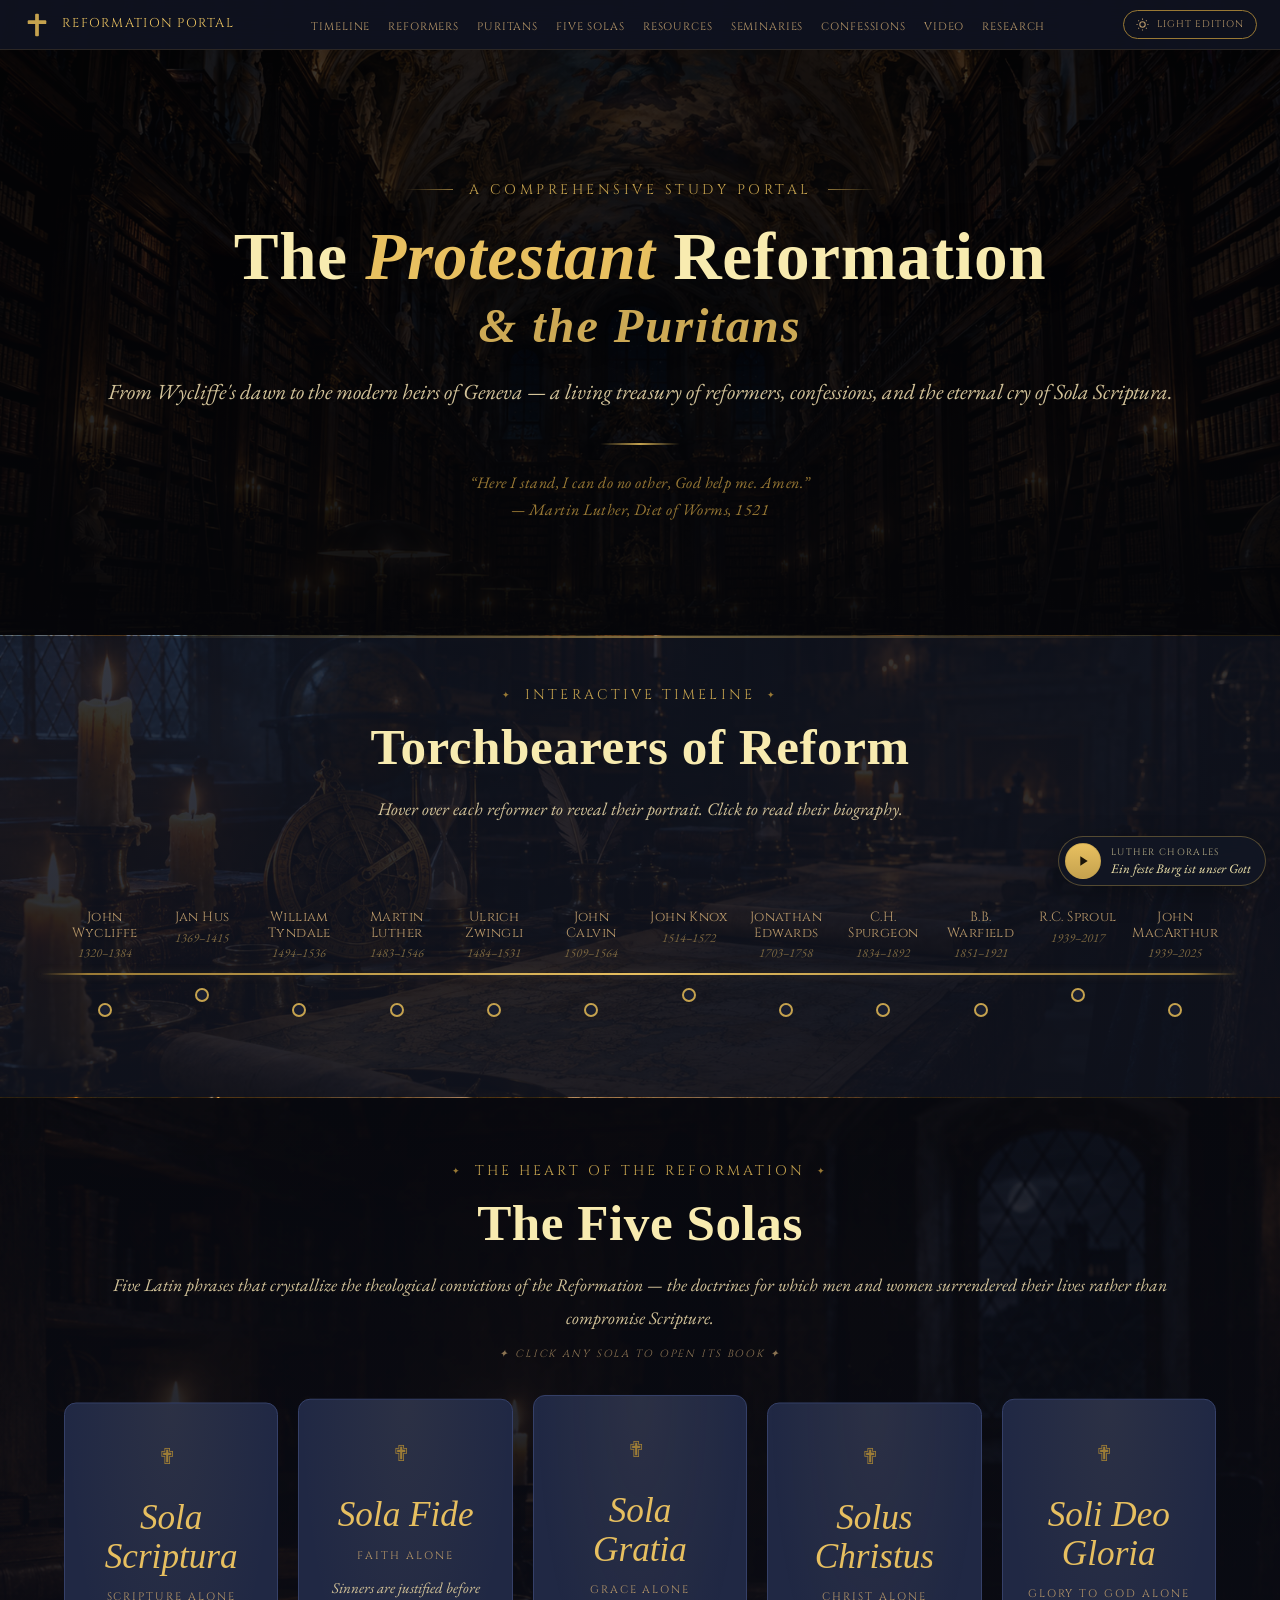
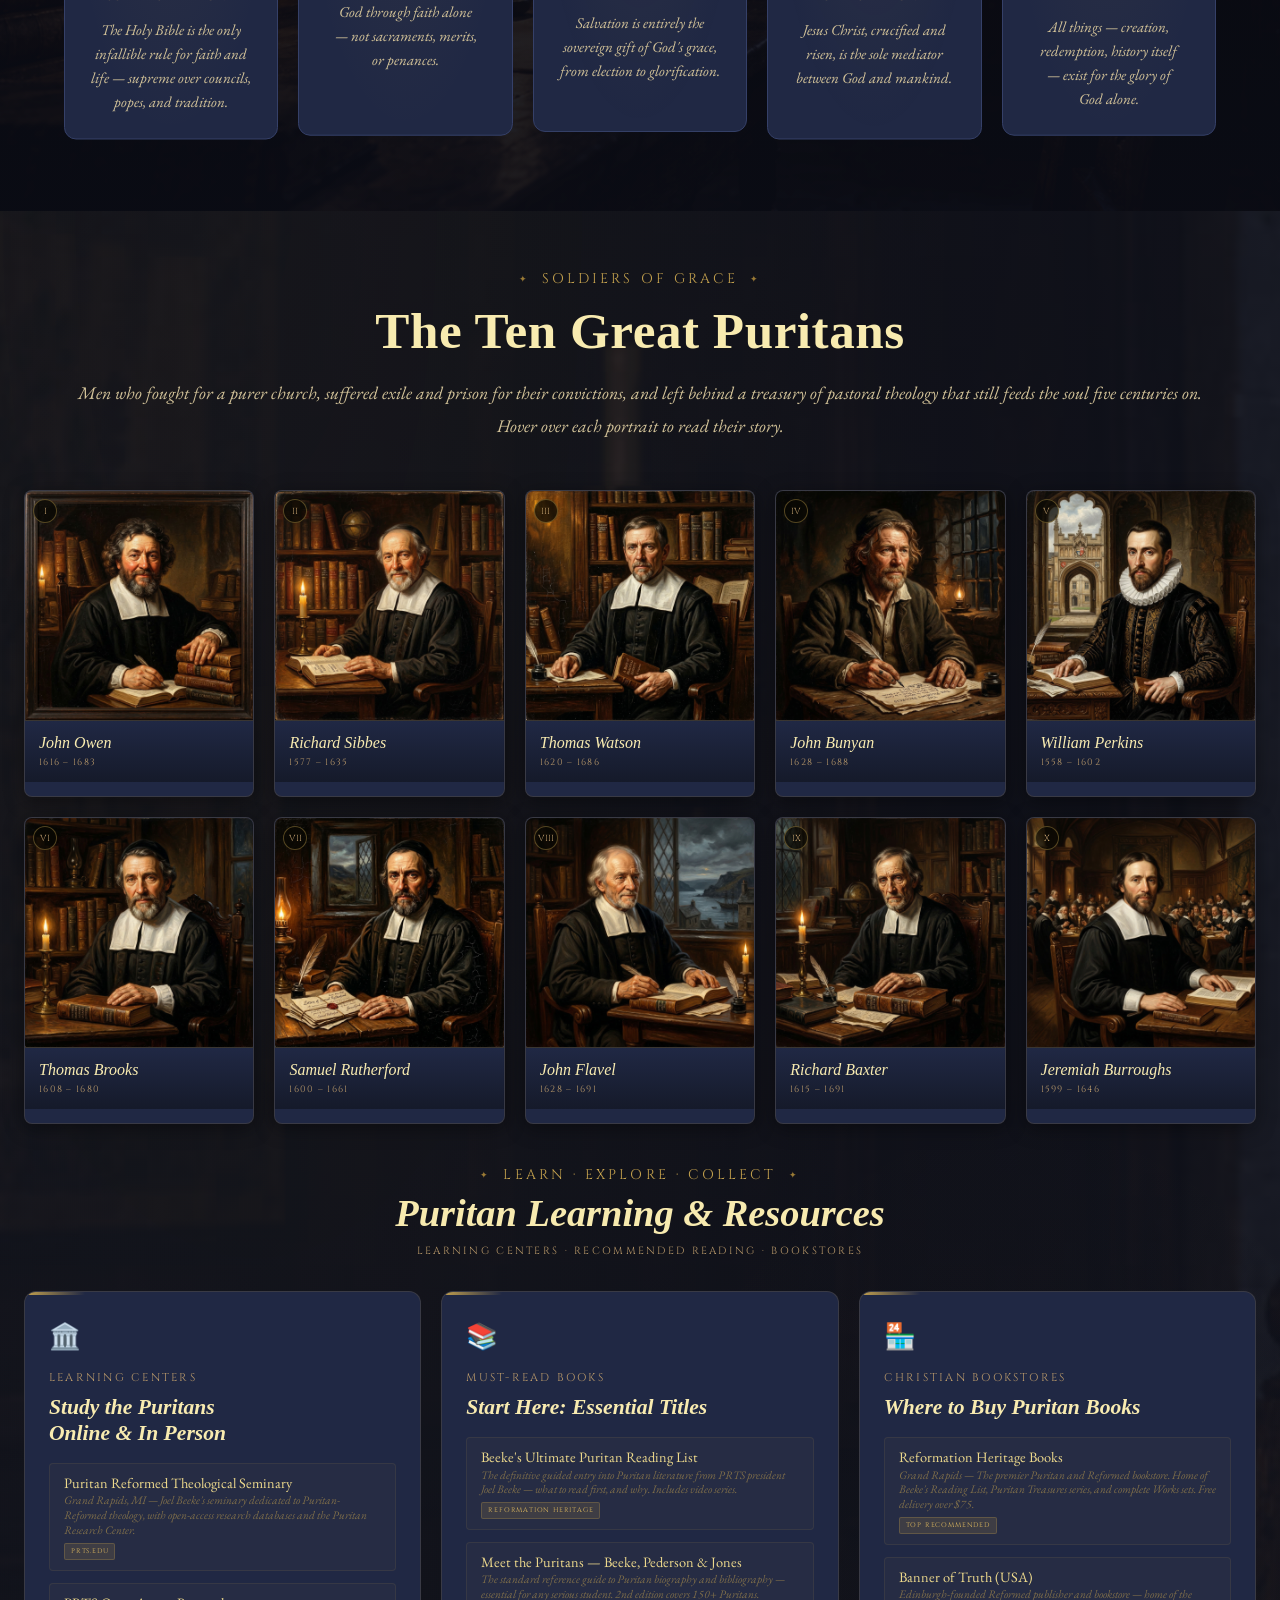
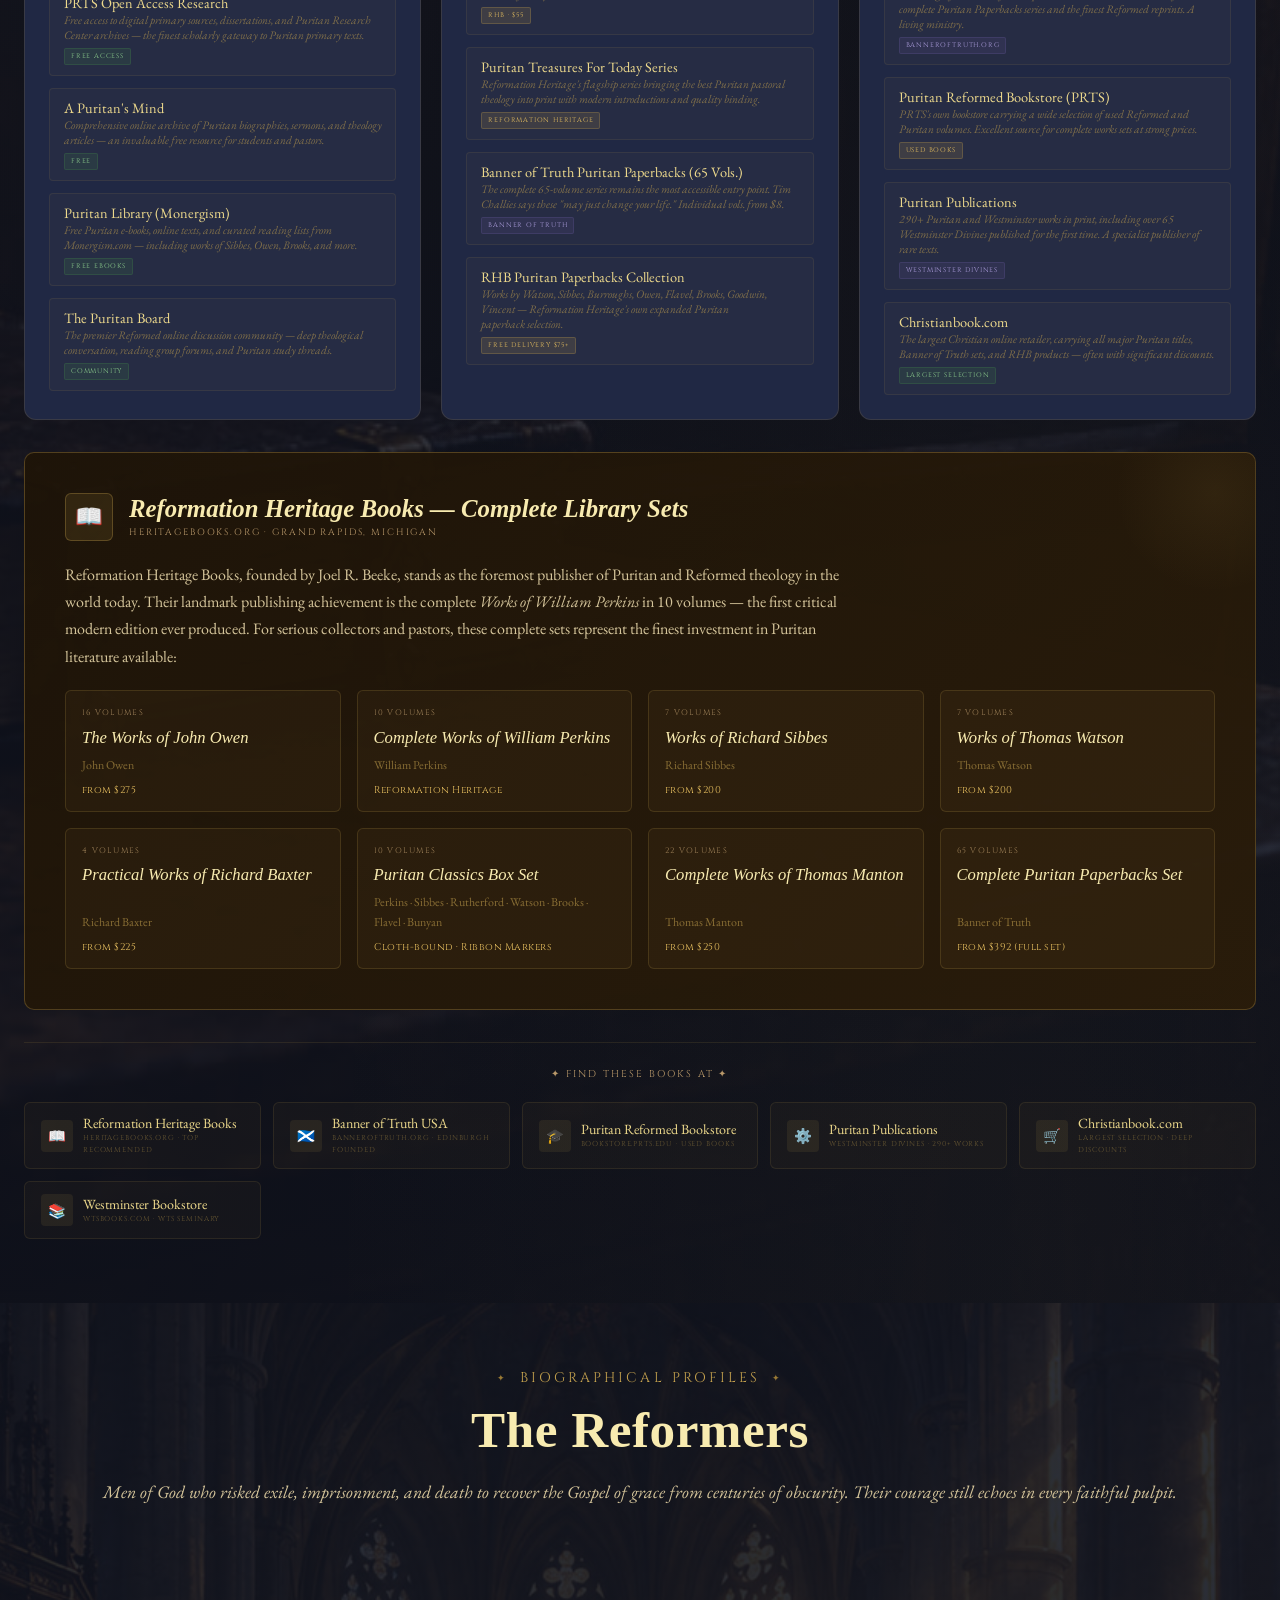
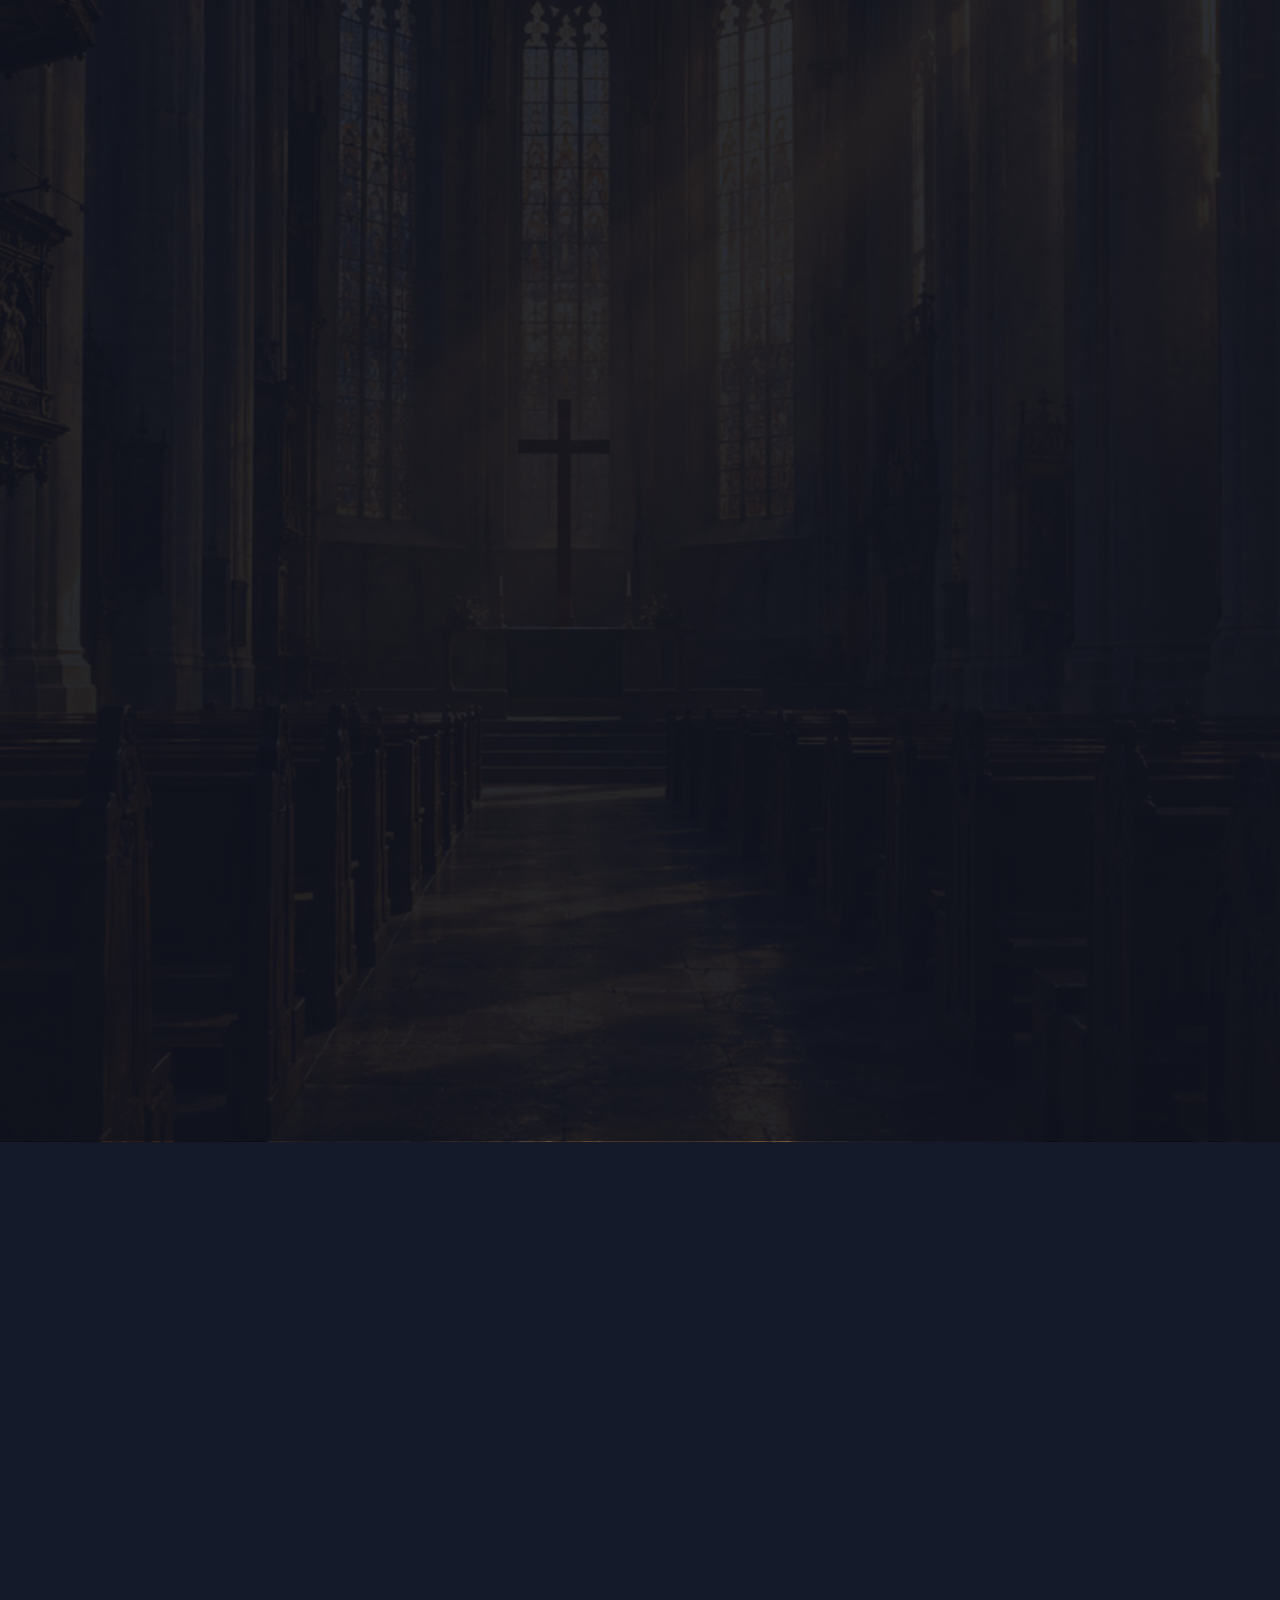
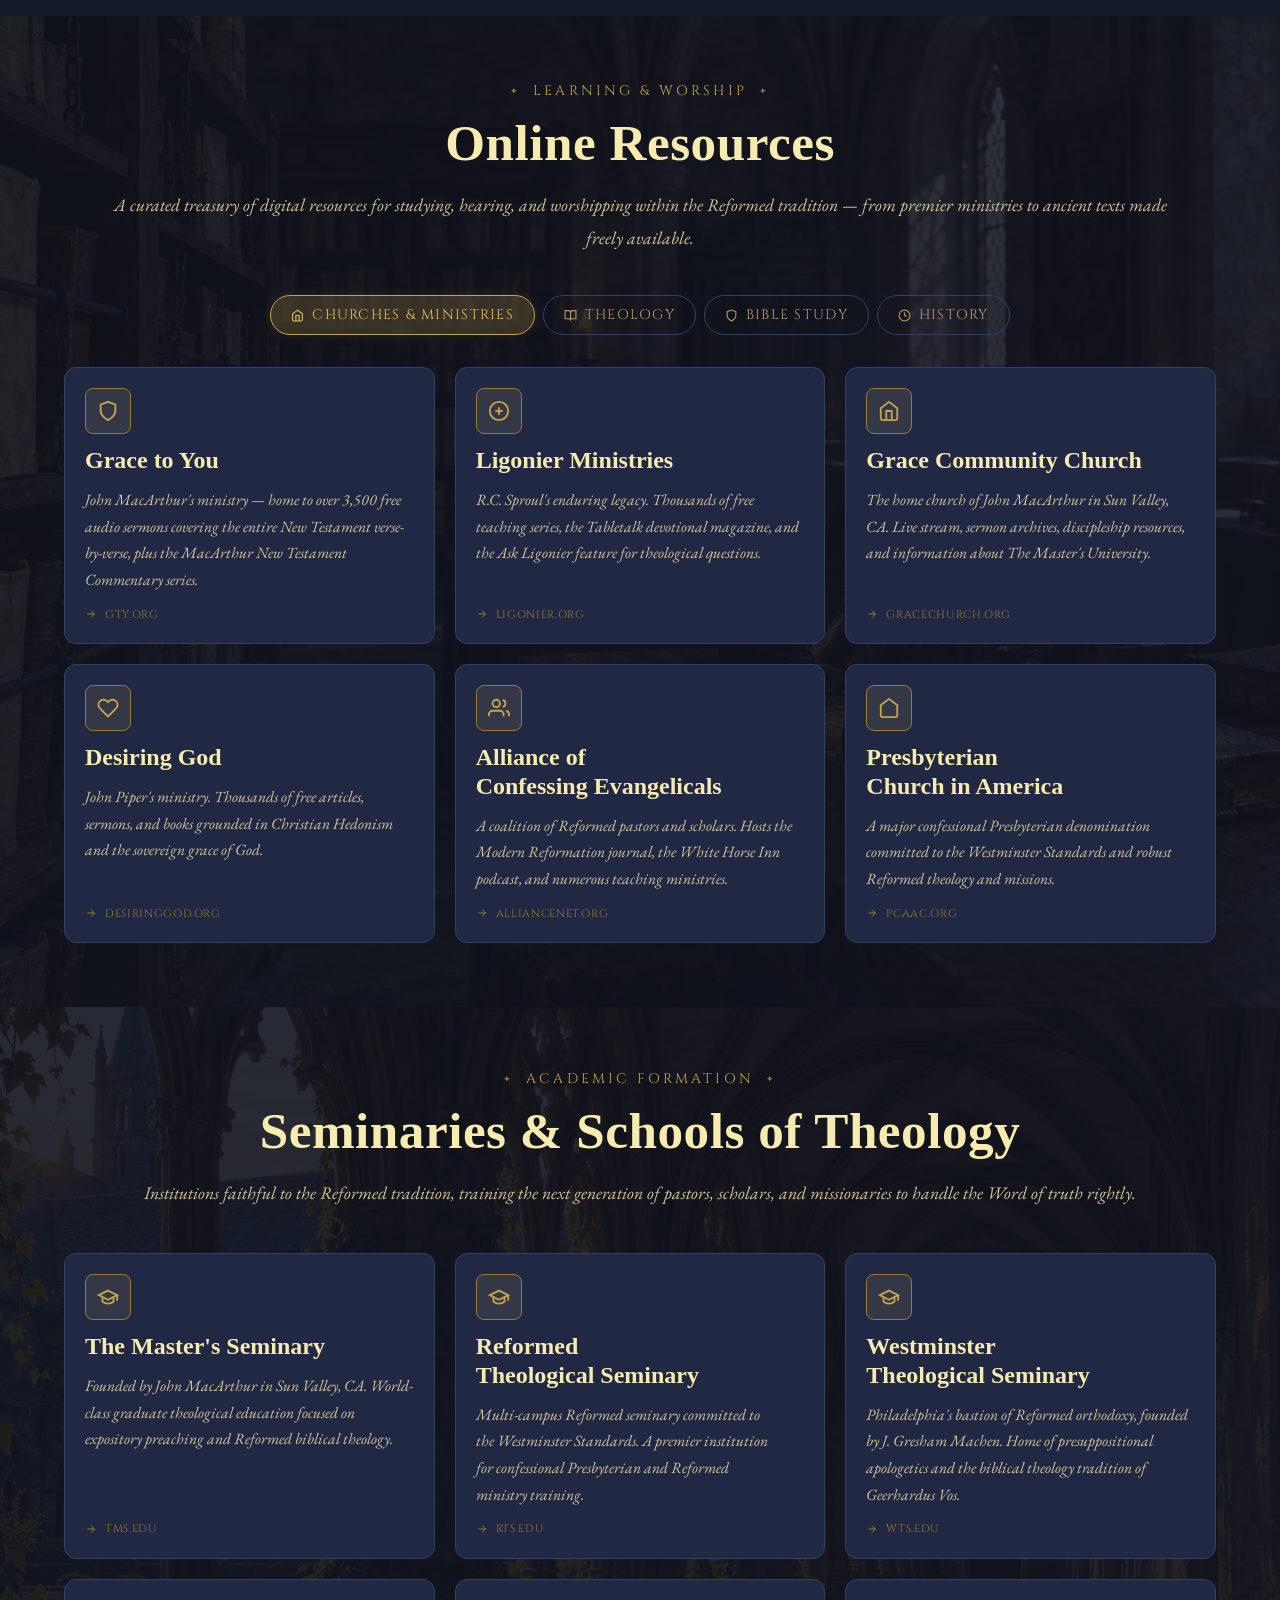
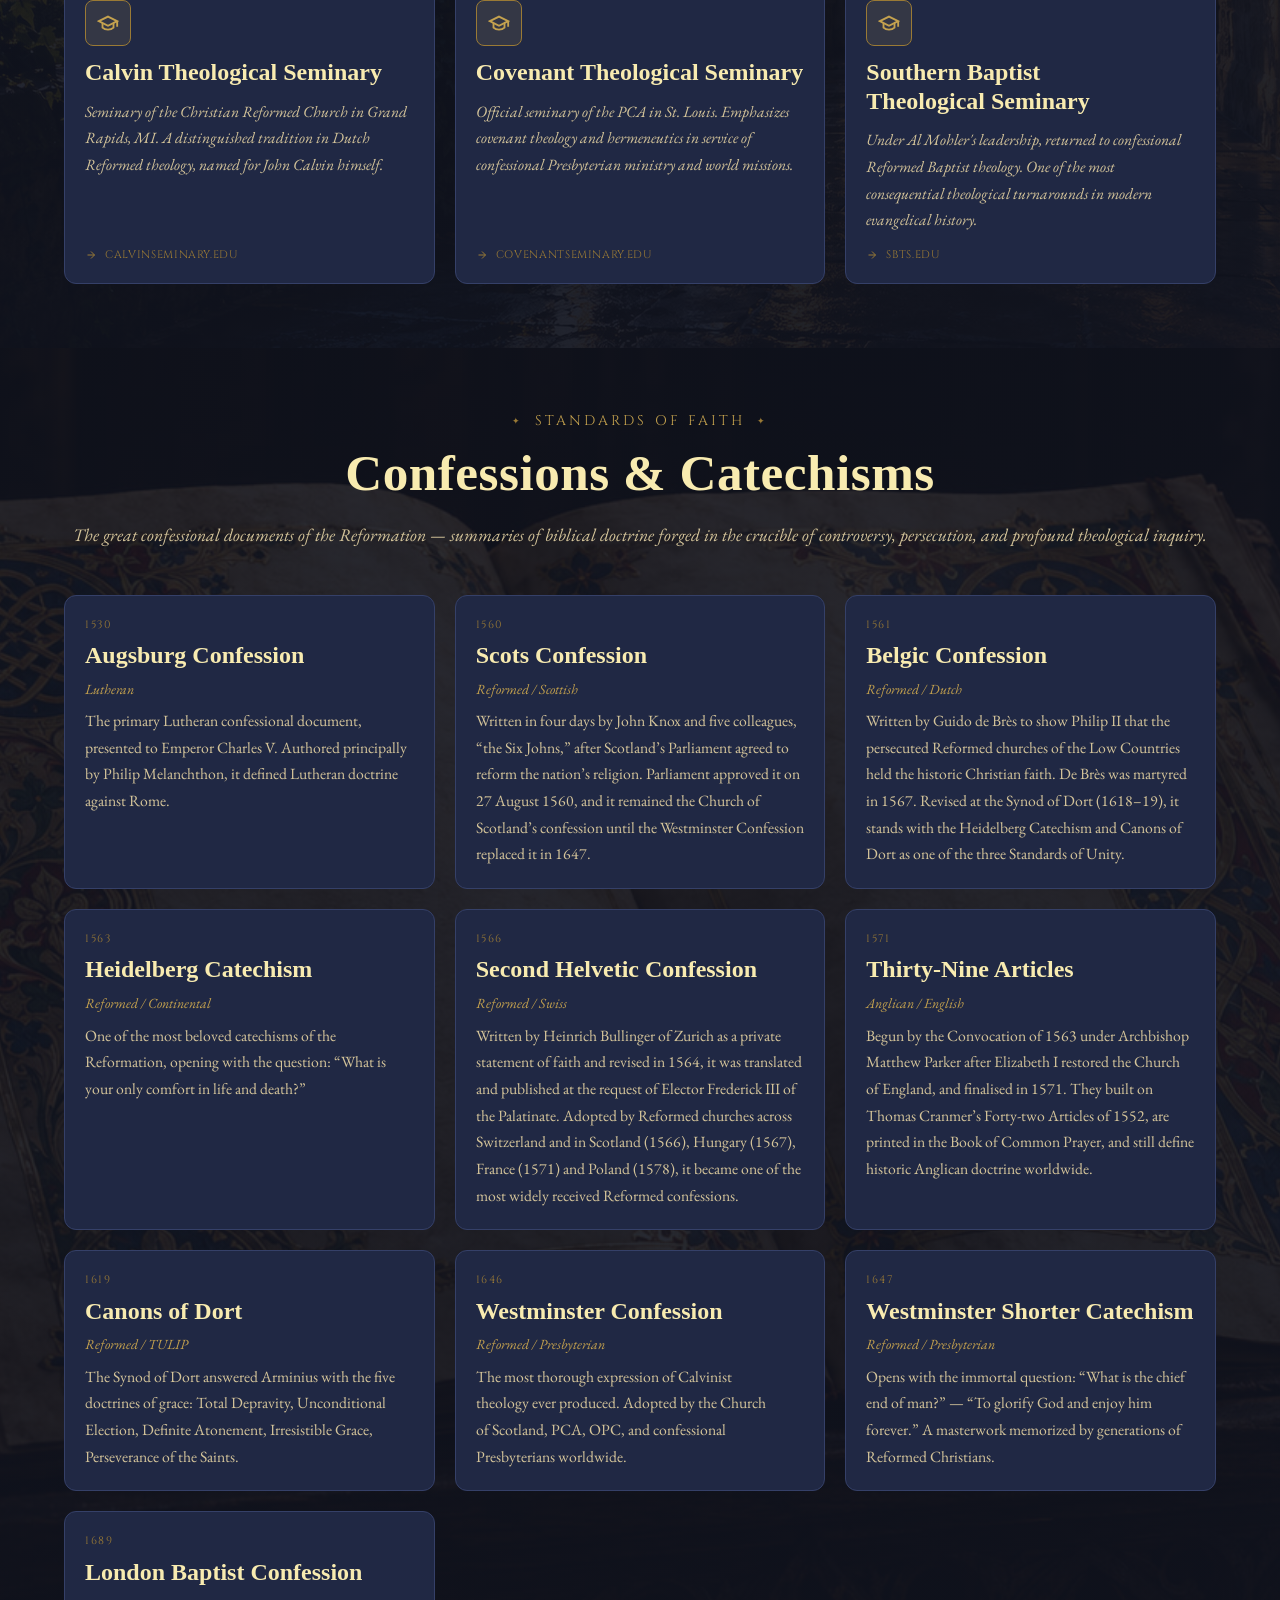
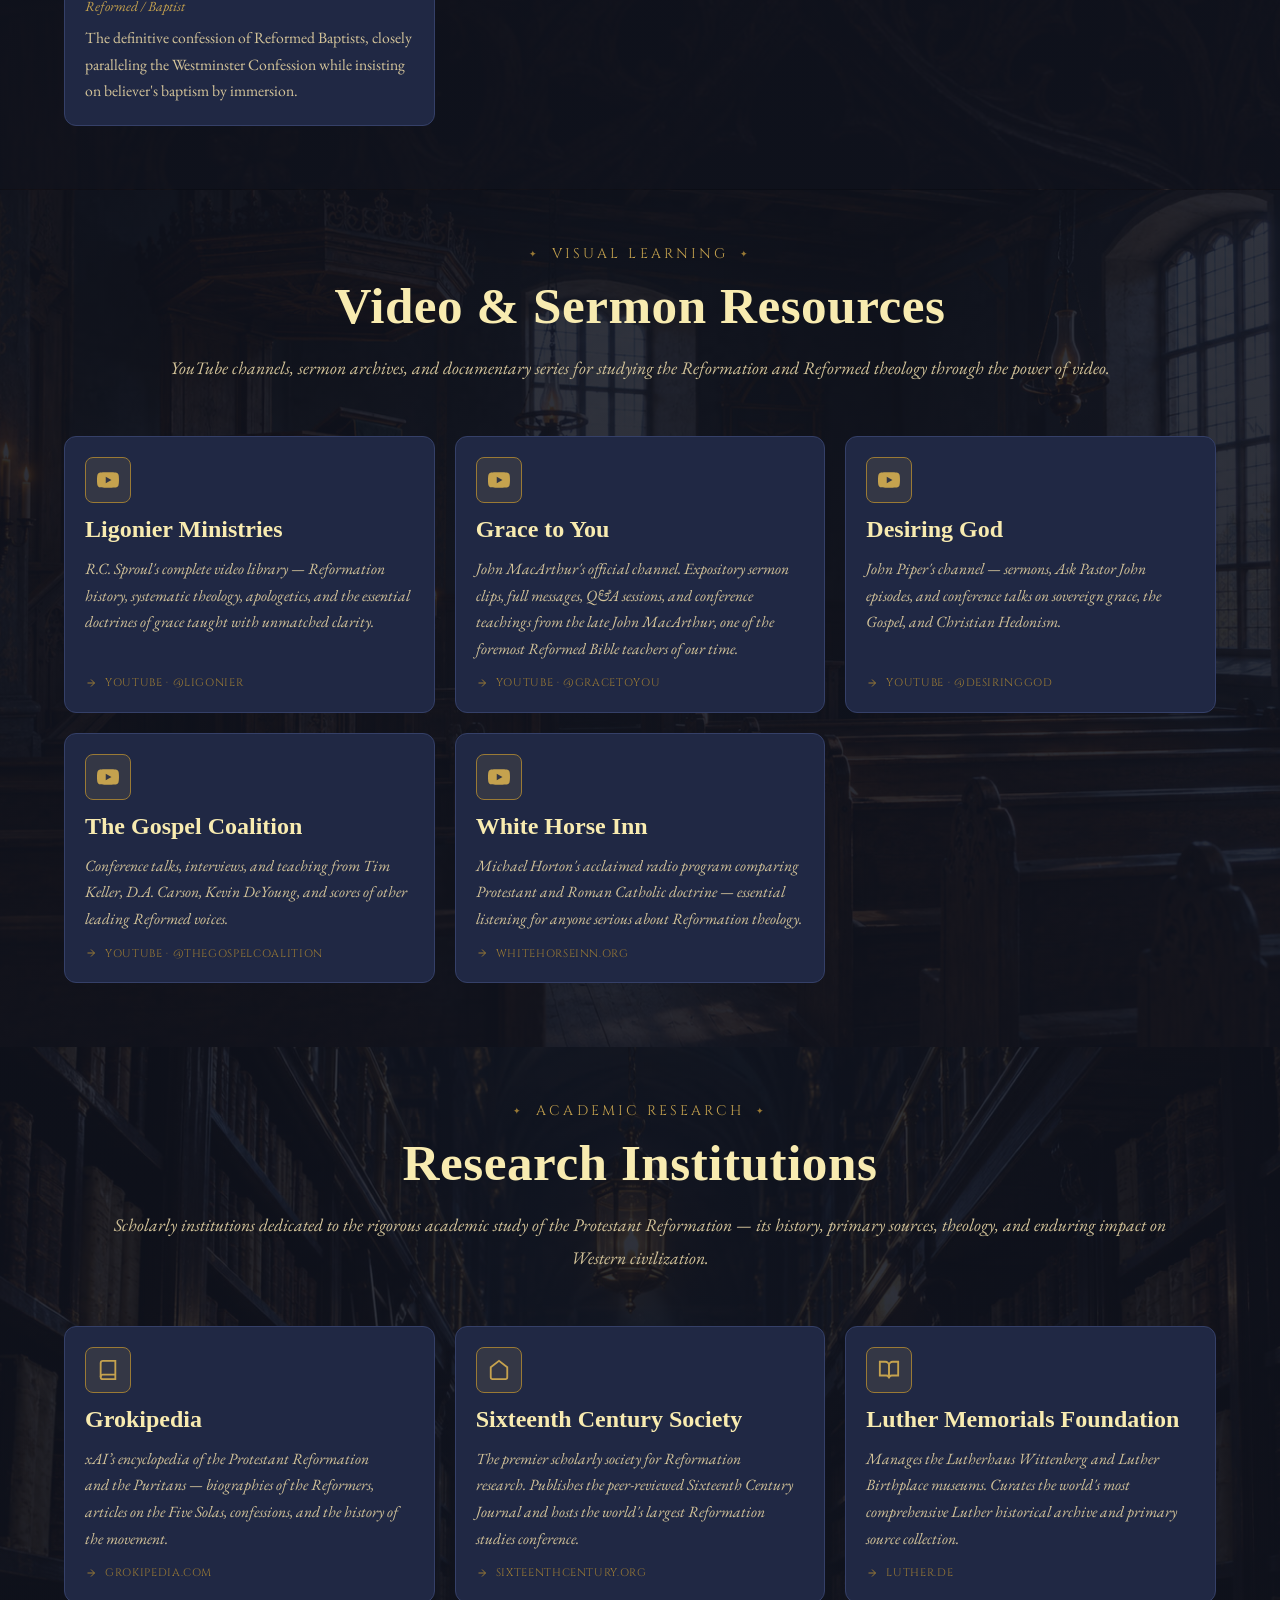
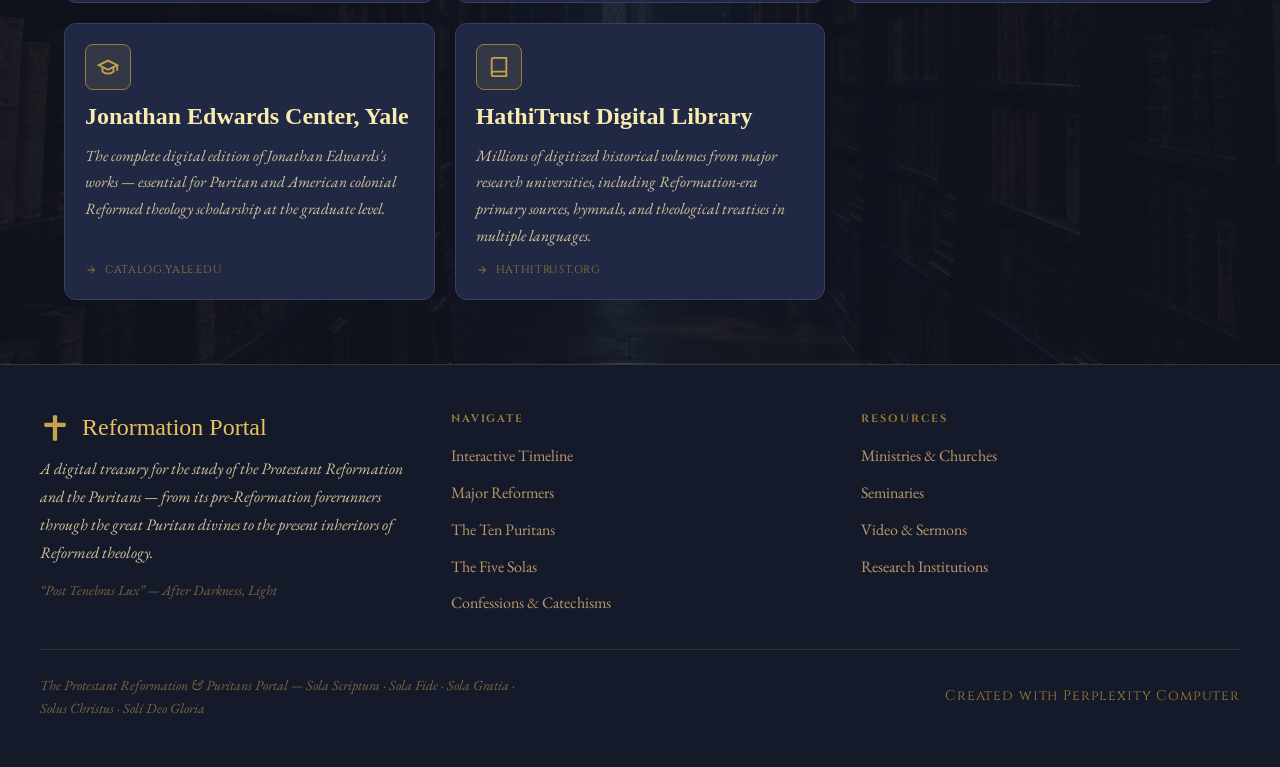
<file: index.html>
<!DOCTYPE html>
<html lang="en" data-theme="dark">
<head>
<!--
   ______                            __
  / ____/___  ____ ___  ____  __  __/ /____  _____
 / /   / __ \/ __ `__ \/ __ \/ / / / __/ _ \/ ___/
/ /___/ /_/ / / / / / / /_/ / /_/ / /_/  __/ /
\____/\____/_/ /_/ /_/ .___/\__,_/\__/\___/_/
                    /_/
        Created with Perplexity Computer
        https://www.perplexity.ai/computer
-->
<meta name="generator" content="Perplexity Computer">
<meta name="author" content="Perplexity Computer">
<meta property="og:see_also" content="https://www.perplexity.ai/computer">
<link rel="author" href="https://www.perplexity.ai/computer">

<meta charset="UTF-8">
<meta name="viewport" content="width=device-width, initial-scale=1.0">
<title>The Protestant Reformation &amp; the Puritans — A Reformed Heritage Portal</title>
<meta name="description" content="A comprehensive portal on the Protestant Reformation and the Puritans — from John Wycliffe to John MacArthur. Interactive timeline, reformers, Puritan fathers, resources, seminaries, and research.">

<link rel="preconnect" href="https://fonts.googleapis.com">
<link rel="preconnect" href="https://fonts.gstatic.com" crossorigin>
<link rel="preconnect" href="https://api.fontshare.com" crossorigin>
<link rel="preconnect" href="https://fonts.googleapis.com">
<link rel="preconnect" href="https://fonts.gstatic.com" crossorigin>
<link href="https://api.fontshare.com/v2/css?f[]=boska@400,500,700&display=swap" rel="stylesheet">
<link href="https://fonts.googleapis.com/css2?family=EB+Garamond:ital,wght@0,400..800;1,400..800&family=Cinzel:wght@400;500;600&display=swap" rel="stylesheet">

<link rel="stylesheet" href="./base.css">
<link rel="stylesheet" href="./style.css">
<link rel="stylesheet" href="./book-modal.css">
<link rel="stylesheet" href="./puritans.css">
<link rel="stylesheet" href="./scene-bgs.css">
<link rel="stylesheet" href="./streamline.css">
</head>
<body class="edition-dark">

<aside class="hymn-player" id="hymn-player" aria-label="Luther chorale background music">
  <button type="button" class="hymn-player-btn" id="hymn-toggle" aria-pressed="false" aria-label="Play Luther hymn strings">
    <svg class="icon-play" viewBox="0 0 24 24" aria-hidden="true"><path d="M8 5v14l11-7z"/></svg>
    <svg class="icon-pause" viewBox="0 0 24 24" aria-hidden="true"><path d="M6 5h4v14H6zm8 0h4v14h-4z"/></svg>
  </button>
  <div class="hymn-player-meta">
    <span class="hymn-player-kicker">Luther chorales</span>
    <span class="hymn-player-title">Ein feste Burg ist unser Gott</span>
  </div>
  <audio id="hymn-audio" playsinline preload="none"></audio>
</aside>

<!-- LUTHER ROSE BACKGROUND WATERMARK -->
<div class="luther-rose" aria-hidden="true"></div>

<!-- NAVIGATION -->
<nav class="site-nav" aria-label="Main navigation">
  <div class="nav-inner">
    <a href="#" class="nav-logo" aria-label="Reformation Portal Home">
      <svg width="26" height="26" viewBox="0 0 28 28" fill="none" aria-hidden="true">
        <rect x="12" y="2" width="4" height="24" rx="1" fill="#c5a24e"/>
        <rect x="4" y="9" width="20" height="4" rx="1" fill="#c5a24e"/>
      </svg>
      <span>Reformation Portal</span>
    </a>
    <ul class="nav-links" role="list">
      <li><a href="#timeline">Timeline</a></li>
      <li><a href="#reformers">Reformers</a></li>
      <li><a href="#puritans">Puritans</a></li>
      <li><a href="#five-solas">Five Solas</a></li>
      <li><a href="#resources">Resources</a></li>
      <li><a href="#seminaries">Seminaries</a></li>
      <li><a href="#confessions">Confessions</a></li>
      <li><a href="#youtube">Video</a></li>
      <li><a href="#research">Research</a></li>
    </ul>
    <a class="theme-toggle-dark" href="./index-light.html" aria-label="Switch to light theme">
      <svg width="13" height="13" viewBox="0 0 24 24" fill="none" stroke="currentColor" stroke-width="2"><circle cx="12" cy="12" r="5"/><path d="M12 1v2M12 21v2M4.22 4.22l1.42 1.42M18.36 18.36l1.42 1.42M1 12h2M21 12h2M4.22 19.78l1.42-1.42M18.36 5.64l1.42-1.42"/></svg>
      Light Edition
    </a>
  </div>
</nav>

<!-- HERO -->
<header class="hero" id="home">
  <div class="hero-bg" role="presentation"></div>
  <div class="hero-content">
    <p class="hero-eyebrow">A Comprehensive Study Portal</p>
    <h1 class="hero-title">The <span>Protestant</span> Reformation<br><span class="hero-subtitle-puritans">&amp; the Puritans</span></h1>
    <p class="hero-subtitle">
      From Wycliffe's dawn to the modern heirs of Geneva — a living treasury of reformers,
      confessions, and the eternal cry of <em>Sola Scriptura</em>.
    </p>
    <div class="gold-divider"></div>
    <p class="hero-verse">&ldquo;Here I stand, I can do no other, God help me. Amen.&rdquo;<br>— Martin Luther, Diet of Worms, 1521</p>
  </div>
</header>

<!-- TIMELINE -->
<section class="timeline-section" id="timeline">
  <div class="section-inner" style="padding: var(--space-10) var(--space-6) var(--space-4);">
    <div class="section-header" style="margin-bottom: var(--space-5);">
      <p class="section-eyebrow">Interactive Timeline</p>
      <h2 class="section-title">Torchbearers of Reform</h2>
      <p class="section-desc">Hover over each reformer to reveal their portrait. Click to read their biography.</p>
    </div>
  </div>
  <div class="timeline-container">
    <div class="timeline-track">
      <div class="timeline-items" role="list">

        <!-- 1. Wycliffe -->
        <a class="timeline-item" href="https://en.wikipedia.org/wiki/John_Wycliffe" target="_blank" rel="noopener noreferrer">
          <div class="tl-label"><span class="tl-name">John Wycliffe</span><span class="tl-date">1320–1384</span></div>
          <div class="tl-dot"></div>
          <div class="tl-tooltip">
            <div class="tl-tooltip-img-wrap">
              <span class="tl-era-badge">Pre-Reformation</span>
              <img src="./assets/wycliffe.png" alt="John Wycliffe" loading="lazy">
            </div>
            <div class="tl-tooltip-body">
              <span class="tl-tooltip-name">John Wycliffe</span>
              <p class="tl-tooltip-desc">Morning Star of the Reformation. First English Bible translator.</p>
              <span class="tl-tooltip-link">Read biography →</span>
            </div>
          </div>
        </a>

        <!-- 2. Jan Hus -->
        <a class="timeline-item" href="https://en.wikipedia.org/wiki/Jan_Hus" target="_blank" rel="noopener noreferrer">
          <div class="tl-label"><span class="tl-name">Jan Hus</span><span class="tl-date">1369–1415</span></div>
          <div class="tl-dot"></div>
          <div class="tl-tooltip">
            <div class="tl-tooltip-img-wrap">
              <span class="tl-era-badge">Pre-Reformation</span>
              <img src="./assets/hus.png" alt="Jan Hus" loading="lazy">
            </div>
            <div class="tl-tooltip-body">
              <span class="tl-tooltip-name">Jan Hus</span>
              <p class="tl-tooltip-desc">Czech martyr burned at the Council of Constance.</p>
              <span class="tl-tooltip-link">Read biography →</span>
            </div>
          </div>
        </a>

        <!-- 3. Tyndale -->
        <a class="timeline-item" href="https://en.wikipedia.org/wiki/William_Tyndale" target="_blank" rel="noopener noreferrer">
          <div class="tl-label"><span class="tl-name">William Tyndale</span><span class="tl-date">1494–1536</span></div>
          <div class="tl-dot"></div>
          <div class="tl-tooltip">
            <div class="tl-tooltip-img-wrap">
              <span class="tl-era-badge">English Reformation</span>
              <img src="./assets/tyndale.png" alt="William Tyndale" loading="lazy">
            </div>
            <div class="tl-tooltip-body">
              <span class="tl-tooltip-name">William Tyndale</span>
              <p class="tl-tooltip-desc">First printed English New Testament. Martyred for his work.</p>
              <span class="tl-tooltip-link">Read biography →</span>
            </div>
          </div>
        </a>

        <!-- 4. Luther -->
        <a class="timeline-item" href="https://en.wikipedia.org/wiki/Martin_Luther" target="_blank" rel="noopener noreferrer">
          <div class="tl-label"><span class="tl-name">Martin Luther</span><span class="tl-date">1483–1546</span></div>
          <div class="tl-dot"></div>
          <div class="tl-tooltip">
            <div class="tl-tooltip-img-wrap">
              <span class="tl-era-badge">German Reformation</span>
              <img src="./assets/luther.png" alt="Martin Luther" loading="lazy">
            </div>
            <div class="tl-tooltip-body">
              <span class="tl-tooltip-name">Martin Luther</span>
              <p class="tl-tooltip-desc">95 Theses ignited the Reformation. Translated the German Bible.</p>
              <span class="tl-tooltip-link">Read biography →</span>
            </div>
          </div>
        </a>

        <!-- 5. Zwingli -->
        <a class="timeline-item" href="https://en.wikipedia.org/wiki/Huldrych_Zwingli" target="_blank" rel="noopener noreferrer">
          <div class="tl-label"><span class="tl-name">Ulrich Zwingli</span><span class="tl-date">1484–1531</span></div>
          <div class="tl-dot"></div>
          <div class="tl-tooltip">
            <div class="tl-tooltip-img-wrap">
              <span class="tl-era-badge">Swiss Reformation</span>
              <img src="./assets/zwingli.png" alt="Ulrich Zwingli" loading="lazy">
            </div>
            <div class="tl-tooltip-body">
              <span class="tl-tooltip-name">Ulrich Zwingli</span>
              <p class="tl-tooltip-desc">Led the Reformation in Zurich. Died in battle defending Protestantism.</p>
              <span class="tl-tooltip-link">Read biography →</span>
            </div>
          </div>
        </a>

        <!-- 6. Calvin -->
        <a class="timeline-item" href="https://en.wikipedia.org/wiki/John_Calvin" target="_blank" rel="noopener noreferrer">
          <div class="tl-label"><span class="tl-name">John Calvin</span><span class="tl-date">1509–1564</span></div>
          <div class="tl-dot"></div>
          <div class="tl-tooltip">
            <div class="tl-tooltip-img-wrap">
              <span class="tl-era-badge">Reformed Theology</span>
              <img src="./assets/calvin.png" alt="John Calvin" loading="lazy">
            </div>
            <div class="tl-tooltip-body">
              <span class="tl-tooltip-name">John Calvin</span>
              <p class="tl-tooltip-desc">Institutes of the Christian Religion. Father of Calvinism.</p>
              <span class="tl-tooltip-link">Read biography →</span>
            </div>
          </div>
        </a>

        <!-- 7. Knox -->
        <a class="timeline-item" href="https://en.wikipedia.org/wiki/John_Knox" target="_blank" rel="noopener noreferrer">
          <div class="tl-label"><span class="tl-name">John Knox</span><span class="tl-date">1514–1572</span></div>
          <div class="tl-dot"></div>
          <div class="tl-tooltip">
            <div class="tl-tooltip-img-wrap">
              <span class="tl-era-badge">Scottish Reformation</span>
              <img src="./assets/knox.png" alt="John Knox" loading="lazy">
            </div>
            <div class="tl-tooltip-body">
              <span class="tl-tooltip-name">John Knox</span>
              <p class="tl-tooltip-desc">Founder of Presbyterianism. Scotland's lion of Reform.</p>
              <span class="tl-tooltip-link">Read biography →</span>
            </div>
          </div>
        </a>

        <!-- 8. Edwards -->
        <a class="timeline-item" href="https://en.wikipedia.org/wiki/Jonathan_Edwards_(theologian)" target="_blank" rel="noopener noreferrer">
          <div class="tl-label"><span class="tl-name">Jonathan Edwards</span><span class="tl-date">1703–1758</span></div>
          <div class="tl-dot"></div>
          <div class="tl-tooltip">
            <div class="tl-tooltip-img-wrap">
              <span class="tl-era-badge">Great Awakening</span>
              <img src="./assets/edwards.png" alt="Jonathan Edwards" loading="lazy">
            </div>
            <div class="tl-tooltip-body">
              <span class="tl-tooltip-name">Jonathan Edwards</span>
              <p class="tl-tooltip-desc">America's greatest Puritan theologian. First Great Awakening.</p>
              <span class="tl-tooltip-link">Read biography →</span>
            </div>
          </div>
        </a>

        <!-- 9. Spurgeon -->
        <a class="timeline-item" href="https://en.wikipedia.org/wiki/Charles_Spurgeon" target="_blank" rel="noopener noreferrer">
          <div class="tl-label"><span class="tl-name">C.H. Spurgeon</span><span class="tl-date">1834–1892</span></div>
          <div class="tl-dot"></div>
          <div class="tl-tooltip">
            <div class="tl-tooltip-img-wrap">
              <span class="tl-era-badge">Victorian Era</span>
              <img src="./assets/spurgeon.png" alt="Charles Spurgeon" loading="lazy">
            </div>
            <div class="tl-tooltip-body">
              <span class="tl-tooltip-name">Charles Spurgeon</span>
              <p class="tl-tooltip-desc">Prince of Preachers. Preached to 10 million people.</p>
              <span class="tl-tooltip-link">Read biography →</span>
            </div>
          </div>
        </a>

        <!-- 10. Warfield -->
        <a class="timeline-item" href="https://banneroftruth.org/us/about/banner-authors/b-b-warfield/" target="_blank" rel="noopener noreferrer">
          <div class="tl-label"><span class="tl-name">B.B. Warfield</span><span class="tl-date">1851–1921</span></div>
          <div class="tl-dot"></div>
          <div class="tl-tooltip">
            <div class="tl-tooltip-img-wrap">
              <span class="tl-era-badge">Old Princeton</span>
              <img src="./assets/warfield.png" alt="B.B. Warfield" loading="lazy">
            </div>
            <div class="tl-tooltip-body">
              <span class="tl-tooltip-name">B.B. Warfield</span>
              <p class="tl-tooltip-desc">Princeton's defender of biblical inerrancy and sovereignty.</p>
              <span class="tl-tooltip-link">Read biography →</span>
            </div>
          </div>
        </a>

        <!-- 11. R.C. Sproul -->
        <a class="timeline-item" href="https://learn.ligonier.org/articles/r-c-sproul-man-called-god" target="_blank" rel="noopener noreferrer">
          <div class="tl-label"><span class="tl-name">R.C. Sproul</span><span class="tl-date">1939–2017</span></div>
          <div class="tl-dot"></div>
          <div class="tl-tooltip">
            <div class="tl-tooltip-img-wrap">
              <span class="tl-era-badge">Modern Reformed</span>
              <img src="./assets/sproul.png" alt="R.C. Sproul" loading="lazy">
            </div>
            <div class="tl-tooltip-body">
              <span class="tl-tooltip-name">R.C. Sproul</span>
              <p class="tl-tooltip-desc">Founder of Ligonier Ministries. Champion of the holiness of God.</p>
              <span class="tl-tooltip-link">Read biography →</span>
            </div>
          </div>
        </a>

        <!-- 12. MacArthur -->
        <a class="timeline-item" href="https://www.gracechurch.org/leader/macarthur/john" target="_blank" rel="noopener noreferrer">
          <div class="tl-label"><span class="tl-name">John MacArthur</span><span class="tl-date">1939–2025</span></div>
          <div class="tl-dot"></div>
          <div class="tl-tooltip">
            <div class="tl-tooltip-img-wrap">
              <span class="tl-era-badge">Modern Reformed</span>
              <img src="./assets/macarthur.png" alt="John MacArthur" loading="lazy">
            </div>
            <div class="tl-tooltip-body">
              <span class="tl-tooltip-name">John MacArthur</span>
              <p class="tl-tooltip-desc">Pastor, author, president of The Master's Seminary. Grace to You.</p>
              <span class="tl-tooltip-link">Read biography →</span>
            </div>
          </div>
        </a>

      </div><!-- .timeline-items -->
    </div><!-- .timeline-track -->
  </div><!-- .timeline-container -->
</section>

<!-- FIVE SOLAS -->
<section class="section section--dark" id="five-solas">
  <div class="solas-study-bg" aria-hidden="true">
    <video autoplay muted loop playsinline preload="metadata" poster="./assets/luther-study-poster.png">
      <source src="./assets/luther-study.mp4" type="video/mp4">
    </video>
  </div>
  <div class="section-inner">
    <div class="section-header">
      <p class="section-eyebrow">The Heart of the Reformation</p>
      <h2 class="section-title">The Five Solas</h2>
      <p class="section-desc">Five Latin phrases that crystallize the theological convictions of the Reformation — the doctrines for which men and women surrendered their lives rather than compromise Scripture.<br><span style="font-family:'Cinzel',serif;font-size:0.65rem;letter-spacing:0.18em;text-transform:uppercase;color:var(--gold-muted,#b8986a);opacity:0.75;">✦ Click any sola to open its book ✦</span></p>
    </div>
    <div class="solas-grid reveal-stagger">
      <div class="sola-card reveal" data-sola="scriptura" title="Click to open the Book of Sola Scriptura">
        <div class="ornament-cross">✟</div>
        <span class="sola-latin">Sola Scriptura</span>
        <span class="sola-meaning">Scripture Alone</span>
        <p class="sola-desc">The Holy Bible is the only infallible rule for faith and life — supreme over councils, popes, and tradition.</p>
      </div>
      <div class="sola-card reveal" data-sola="fide" title="Click to open the Book of Sola Fide">
        <div class="ornament-cross">✟</div>
        <span class="sola-latin">Sola Fide</span>
        <span class="sola-meaning">Faith Alone</span>
        <p class="sola-desc">Sinners are justified before God through faith alone — not sacraments, merits, or penances.</p>
      </div>
      <div class="sola-card reveal" data-sola="gratia" title="Click to open the Book of Sola Gratia">
        <div class="ornament-cross">✟</div>
        <span class="sola-latin">Sola Gratia</span>
        <span class="sola-meaning">Grace Alone</span>
        <p class="sola-desc">Salvation is entirely the sovereign gift of God's grace, from election to glorification.</p>
      </div>
      <div class="sola-card reveal" data-sola="christus" title="Click to open the Book of Solus Christus">
        <div class="ornament-cross">✟</div>
        <span class="sola-latin">Solus Christus</span>
        <span class="sola-meaning">Christ Alone</span>
        <p class="sola-desc">Jesus Christ, crucified and risen, is the sole mediator between God and mankind.</p>
      </div>
      <div class="sola-card reveal" data-sola="gloria" title="Click to open the Book of Soli Deo Gloria">
        <div class="ornament-cross">✟</div>
        <span class="sola-latin">Soli Deo Gloria</span>
        <span class="sola-meaning">Glory to God Alone</span>
        <p class="sola-desc">All things — creation, redemption, history itself — exist for the glory of God alone.</p>
      </div>
    </div>
  </div>
</section>

<!-- ════════════════════════════════════════════════════════
     TOP 10 PURITANS SECTION
     ════════════════════════════════════════════════════════ -->
<section class="puritans-section section" id="puritans">
  <div class="section-inner">
    <div class="section-header">
      <p class="section-eyebrow">Soldiers of Grace</p>
      <h2 class="section-title">The Ten Great Puritans</h2>
      <p class="section-desc">Men who fought for a purer church, suffered exile and prison for their convictions, and left behind a treasury of pastoral theology that still feeds the soul five centuries on. <em>Hover over each portrait to read their story.</em></p>
    </div>
  </div>

  <!-- Puritan Cards Grid -->
  <div class="puritans-grid reveal-stagger">

    <!-- 1. John Owen -->
    <div class="puritan-card reveal" tabindex="0" aria-label="John Owen — hover to read biography">
      <div class="puritan-card-inner">
        <div class="puritan-card-front">
          <span class="puritan-num-badge">I</span>
          <img src="./assets/puritan-owen.png" alt="John Owen, Puritan theologian" loading="lazy">
          <div class="puritan-front-info">
            <span class="puritan-front-name">John Owen</span>
            <span class="puritan-front-dates">1616 – 1683</span>
          </div>
          <span class="puritan-front-hint">Hover to Explore</span>
        </div>
        <div class="puritan-card-back">
          <div class="puritan-back-rule"><span class="puritan-back-rule-icon">✟</span></div>
          <span class="puritan-back-name">John Owen</span>
          <span class="puritan-back-title">The Prince of the Puritans · Oxford · England</span>
          <p class="puritan-back-bio">Called the Prince of Puritans, Owen served as Vice-Chancellor of Oxford under Cromwell, championed Congregationalism, and wrote over 80 volumes of theology. His works on sin, the Holy Spirit, and Christ remain unequalled in depth and pastoral warmth.</p>
          <blockquote class="puritan-back-quote">"He who has slight thoughts of sin never had great thoughts of God."</blockquote>
          <a class="puritan-back-cta" href="https://en.wikipedia.org/wiki/John_Owen_(theologian)" target="_blank" rel="noopener noreferrer">✦ Read Biography</a>
        </div>
      </div>
    </div>

    <!-- 2. Richard Sibbes -->
    <div class="puritan-card reveal" tabindex="0" aria-label="Richard Sibbes — hover to read biography">
      <div class="puritan-card-inner">
        <div class="puritan-card-front">
          <span class="puritan-num-badge">II</span>
          <img src="./assets/puritan-sibbes.png" alt="Richard Sibbes, Puritan preacher" loading="lazy">
          <div class="puritan-front-info">
            <span class="puritan-front-name">Richard Sibbes</span>
            <span class="puritan-front-dates">1577 – 1635</span>
          </div>
          <span class="puritan-front-hint">Hover to Explore</span>
        </div>
        <div class="puritan-card-back">
          <div class="puritan-back-rule"><span class="puritan-back-rule-icon">✟</span></div>
          <span class="puritan-back-name">Richard Sibbes</span>
          <span class="puritan-back-title">The Sweet Dropper · Cambridge · England</span>
          <p class="puritan-back-bio">Known as "The Sweet Dropper" for his tender, comforting preaching, Sibbes revived Cambridge with his lectures at Holy Trinity. His <em>Bruised Reed</em> converted many and deeply influenced Puritanism's pastoral warmth and evangelical tone.</p>
          <blockquote class="puritan-back-quote">"God loves with a love of compassion; he pities our infirmities."</blockquote>
          <a class="puritan-back-cta" href="https://en.wikipedia.org/wiki/Richard_Sibbes" target="_blank" rel="noopener noreferrer">✦ Read Biography</a>
        </div>
      </div>
    </div>

    <!-- 3. Thomas Watson -->
    <div class="puritan-card reveal" tabindex="0" aria-label="Thomas Watson — hover to read biography">
      <div class="puritan-card-inner">
        <div class="puritan-card-front">
          <span class="puritan-num-badge">III</span>
          <img src="./assets/puritan-watson.png" alt="Thomas Watson, Westminster divine" loading="lazy">
          <div class="puritan-front-info">
            <span class="puritan-front-name">Thomas Watson</span>
            <span class="puritan-front-dates">1620 – 1686</span>
          </div>
          <span class="puritan-front-hint">Hover to Explore</span>
        </div>
        <div class="puritan-card-back">
          <div class="puritan-back-rule"><span class="puritan-back-rule-icon">✟</span></div>
          <span class="puritan-back-name">Thomas Watson</span>
          <span class="puritan-back-title">Westminster Divine · London · England</span>
          <p class="puritan-back-bio">A Westminster Assembly participant ejected in 1662, Watson's <em>A Body of Practical Divinity</em> remains the most accessible exposition of the Westminster Shorter Catechism. His vivid, aphoristic style makes deep theology instantly graspable.</p>
          <blockquote class="puritan-back-quote">"Thankfulness is the tune of heaven."</blockquote>
          <a class="puritan-back-cta" href="https://en.wikipedia.org/wiki/Thomas_Watson_(Puritan)" target="_blank" rel="noopener noreferrer">✦ Read Biography</a>
        </div>
      </div>
    </div>

    <!-- 4. John Bunyan -->
    <div class="puritan-card reveal" tabindex="0" aria-label="John Bunyan — hover to read biography">
      <div class="puritan-card-inner">
        <div class="puritan-card-front">
          <span class="puritan-num-badge">IV</span>
          <img src="./assets/puritan-bunyan.png" alt="John Bunyan, author of Pilgrim's Progress" loading="lazy">
          <div class="puritan-front-info">
            <span class="puritan-front-name">John Bunyan</span>
            <span class="puritan-front-dates">1628 – 1688</span>
          </div>
          <span class="puritan-front-hint">Hover to Explore</span>
        </div>
        <div class="puritan-card-back">
          <div class="puritan-back-rule"><span class="puritan-back-rule-icon">✟</span></div>
          <span class="puritan-back-name">John Bunyan</span>
          <span class="puritan-back-title">Tinker-Preacher · Bedford · England</span>
          <p class="puritan-back-bio">A tinker who became the greatest Puritan storyteller. Imprisoned twelve years for unlicensed preaching, Bunyan wrote <em>The Pilgrim's Progress</em> — the most widely read book after the Bible. His courage and creativity remain an unmatched legacy.</p>
          <blockquote class="puritan-back-quote">"You have not lived today until you have done something for someone who can never repay you."</blockquote>
          <a class="puritan-back-cta" href="https://en.wikipedia.org/wiki/John_Bunyan" target="_blank" rel="noopener noreferrer">✦ Read Biography</a>
        </div>
      </div>
    </div>

    <!-- 5. William Perkins -->
    <div class="puritan-card reveal" tabindex="0" aria-label="William Perkins — hover to read biography">
      <div class="puritan-card-inner">
        <div class="puritan-card-front">
          <span class="puritan-num-badge">V</span>
          <img src="./assets/puritan-perkins.png" alt="William Perkins, Father of Puritanism" loading="lazy">
          <div class="puritan-front-info">
            <span class="puritan-front-name">William Perkins</span>
            <span class="puritan-front-dates">1558 – 1602</span>
          </div>
          <span class="puritan-front-hint">Hover to Explore</span>
        </div>
        <div class="puritan-card-back">
          <div class="puritan-back-rule"><span class="puritan-back-rule-icon">✟</span></div>
          <span class="puritan-back-name">William Perkins</span>
          <span class="puritan-back-title">Father of Puritanism · Cambridge · England</span>
          <p class="puritan-back-bio">Converted from a life of drunkenness at Cambridge, Perkins became the foundational architect of Puritan theology. His <em>Art of Prophesying</em> shaped a generation of preachers; his complete works now run to ten volumes from Reformation Heritage Books.</p>
          <blockquote class="puritan-back-quote">"The Word of God alone is the foundation of all learning."</blockquote>
          <a class="puritan-back-cta" href="https://en.wikipedia.org/wiki/William_Perkins_(theologian)" target="_blank" rel="noopener noreferrer">✦ Read Biography</a>
        </div>
      </div>
    </div>

    <!-- 6. Thomas Brooks -->
    <div class="puritan-card reveal" tabindex="0" aria-label="Thomas Brooks — hover to read biography">
      <div class="puritan-card-inner">
        <div class="puritan-card-front">
          <span class="puritan-num-badge">VI</span>
          <img src="./assets/puritan-brooks.png" alt="Thomas Brooks, Puritan preacher" loading="lazy">
          <div class="puritan-front-info">
            <span class="puritan-front-name">Thomas Brooks</span>
            <span class="puritan-front-dates">1608 – 1680</span>
          </div>
          <span class="puritan-front-hint">Hover to Explore</span>
        </div>
        <div class="puritan-card-back">
          <div class="puritan-back-rule"><span class="puritan-back-rule-icon">✟</span></div>
          <span class="puritan-back-name">Thomas Brooks</span>
          <span class="puritan-back-title">London Preacher · England</span>
          <p class="puritan-back-bio">Beloved London preacher and prolific writer, Brooks excelled in diagnosing the devices of Satan and prescribing gospel remedies. His <em>Precious Remedies Against Satan's Devices</em> is arguably the most practically useful book the Puritans ever wrote.</p>
          <blockquote class="puritan-back-quote">"Satan promises the best but pays with the worst."</blockquote>
          <a class="puritan-back-cta" href="https://en.wikipedia.org/wiki/Thomas_Brooks_(Puritan)" target="_blank" rel="noopener noreferrer">✦ Read Biography</a>
        </div>
      </div>
    </div>

    <!-- 7. Samuel Rutherford -->
    <div class="puritan-card reveal" tabindex="0" aria-label="Samuel Rutherford — hover to read biography">
      <div class="puritan-card-inner">
        <div class="puritan-card-front">
          <span class="puritan-num-badge">VII</span>
          <img src="./assets/puritan-rutherford.png" alt="Samuel Rutherford, Scottish Covenanter" loading="lazy">
          <div class="puritan-front-info">
            <span class="puritan-front-name">Samuel Rutherford</span>
            <span class="puritan-front-dates">1600 – 1661</span>
          </div>
          <span class="puritan-front-hint">Hover to Explore</span>
        </div>
        <div class="puritan-card-back">
          <div class="puritan-back-rule"><span class="puritan-back-rule-icon">✟</span></div>
          <span class="puritan-back-name">Samuel Rutherford</span>
          <span class="puritan-back-title">Scottish Covenanter · St Andrews · Scotland</span>
          <p class="puritan-back-bio">Exiled to Aberdeen for preaching, Rutherford wrote letters from banishment that became among the most treasured spiritual correspondence in Christian history. C.H. Spurgeon said reading his letters felt like walking through a garden of spices.</p>
          <blockquote class="puritan-back-quote">"The cross of Christ is the sweetest burden that ever I bore."</blockquote>
          <a class="puritan-back-cta" href="https://en.wikipedia.org/wiki/Samuel_Rutherford" target="_blank" rel="noopener noreferrer">✦ Read Biography</a>
        </div>
      </div>
    </div>

    <!-- 8. John Flavel -->
    <div class="puritan-card reveal" tabindex="0" aria-label="John Flavel — hover to read biography">
      <div class="puritan-card-inner">
        <div class="puritan-card-front">
          <span class="puritan-num-badge">VIII</span>
          <img src="./assets/puritan-flavel.png" alt="John Flavel, Puritan minister" loading="lazy">
          <div class="puritan-front-info">
            <span class="puritan-front-name">John Flavel</span>
            <span class="puritan-front-dates">1628 – 1691</span>
          </div>
          <span class="puritan-front-hint">Hover to Explore</span>
        </div>
        <div class="puritan-card-back">
          <div class="puritan-back-rule"><span class="puritan-back-rule-icon">✟</span></div>
          <span class="puritan-back-name">John Flavel</span>
          <span class="puritan-back-title">Dartmouth Minister · Devon · England</span>
          <p class="puritan-back-bio">Twice ejected from his Dartmouth parish, Flavel preached in fields and ships and left six volumes of extraordinary pastoral theology. <em>The Mystery of Providence</em> remains Tim Challies' top Puritan Paperback recommendation for its life-changing perspective on God's sovereignty in ordinary events.</p>
          <blockquote class="puritan-back-quote">"The deeper we see into our own hearts, the higher we see God."</blockquote>
          <a class="puritan-back-cta" href="https://en.wikipedia.org/wiki/John_Flavel" target="_blank" rel="noopener noreferrer">✦ Explore Works</a>
        </div>
      </div>
    </div>

    <!-- 9. Richard Baxter -->
    <div class="puritan-card reveal" tabindex="0" aria-label="Richard Baxter — hover to read biography">
      <div class="puritan-card-inner">
        <div class="puritan-card-front">
          <span class="puritan-num-badge">IX</span>
          <img src="./assets/puritan-baxter.png" alt="Richard Baxter, Reformed Pastor" loading="lazy">
          <div class="puritan-front-info">
            <span class="puritan-front-name">Richard Baxter</span>
            <span class="puritan-front-dates">1615 – 1691</span>
          </div>
          <span class="puritan-front-hint">Hover to Explore</span>
        </div>
        <div class="puritan-card-back">
          <div class="puritan-back-rule"><span class="puritan-back-rule-icon">✟</span></div>
          <span class="puritan-back-name">Richard Baxter</span>
          <span class="puritan-back-title">The Reformed Pastor · Kidderminster · England</span>
          <p class="puritan-back-bio">Despite lifelong illness, Baxter transformed Kidderminster from irreligion to a model of gospel-saturated community. <em>The Reformed Pastor</em> remains the gold standard of pastoral theology, and <em>The Saints' Everlasting Rest</em> his meditation on heaven written while ill on horseback.</p>
          <blockquote class="puritan-back-quote">"Preach as a dying man to dying men."</blockquote>
          <a class="puritan-back-cta" href="https://en.wikipedia.org/wiki/Richard_Baxter" target="_blank" rel="noopener noreferrer">✦ Explore Works</a>
        </div>
      </div>
    </div>

    <!-- 10. Jeremiah Burroughs -->
    <div class="puritan-card reveal" tabindex="0" aria-label="Jeremiah Burroughs — hover to read biography">
      <div class="puritan-card-inner">
        <div class="puritan-card-front">
          <span class="puritan-num-badge">X</span>
          <img src="./assets/puritan-burroughs.png" alt="Jeremiah Burroughs, Puritan Independent" loading="lazy">
          <div class="puritan-front-info">
            <span class="puritan-front-name">Jeremiah Burroughs</span>
            <span class="puritan-front-dates">1599 – 1646</span>
          </div>
          <span class="puritan-front-hint">Hover to Explore</span>
        </div>
        <div class="puritan-card-back">
          <div class="puritan-back-rule"><span class="puritan-back-rule-icon">✟</span></div>
          <span class="puritan-back-name">Jeremiah Burroughs</span>
          <span class="puritan-back-title">Westminster Independent · London · England</span>
          <p class="puritan-back-bio">One of the most popular preachers of his age, Burroughs was called "the reconciler" for his irenic spirit amid Puritan controversies. His <em>Rare Jewel of Christian Contentment</em> is among the most personally transformative books the Puritans produced — a masterwork on Philippians 4:11.</p>
          <blockquote class="puritan-back-quote">"Contentment is a sweet, inward, quiet gracious frame of spirit, freely submitting to God's disposal."</blockquote>
          <a class="puritan-back-cta" href="https://en.wikipedia.org/wiki/Jeremiah_Burroughs" target="_blank" rel="noopener noreferrer">✦ Explore Works</a>
        </div>
      </div>
    </div>

  </div><!-- /puritans-grid -->


  <!-- ════ PURITAN RESOURCES ════ -->
  <div class="puritan-resources">

    <p class="section-eyebrow" style="text-align:center;margin-bottom:0.25rem;">Learn · Explore · Collect</p>
    <h3 class="puritan-resources-title">Puritan Learning & Resources</h3>
    <span class="puritan-res-eyebrow">Learning Centers · Recommended Reading · Bookstores</span>

    <!-- Three panels: Learning Centers / Recommended Sets / Bookstores -->
    <div class="puritan-res-grid">

      <!-- Panel 1: Puritan Learning Centers -->
      <div class="puritan-res-panel">
        <span class="puritan-res-panel-icon">🏛️</span>
        <span class="puritan-res-panel-title">Learning Centers</span>
        <h4 class="puritan-res-panel-heading">Study the Puritans Online & In Person</h4>
        <ul class="puritan-res-list">
          <li>
            <a class="puritan-res-link" href="https://prts.edu" target="_blank" rel="noopener noreferrer">
              <span class="puritan-res-link-name">Puritan Reformed Theological Seminary</span>
              <span class="puritan-res-link-desc">Grand Rapids, MI — Joel Beeke's seminary dedicated to Puritan-Reformed theology, with open-access research databases and the Puritan Research Center.</span>
              <span class="puritan-res-link-badge badge-heritage">prts.edu</span>
            </a>
          </li>
          <li>
            <a class="puritan-res-link" href="https://www.prts.edu/library" target="_blank" rel="noopener noreferrer">
              <span class="puritan-res-link-name">PRTS Open Access Research</span>
              <span class="puritan-res-link-desc">Free access to digital primary sources, dissertations, and Puritan Research Center archives — the finest scholarly gateway to Puritan primary texts.</span>
              <span class="puritan-res-link-badge badge-free">Free Access</span>
            </a>
          </li>
          <li>
            <a class="puritan-res-link" href="https://www.apuritansmind.com" target="_blank" rel="noopener noreferrer">
              <span class="puritan-res-link-name">A Puritan's Mind</span>
              <span class="puritan-res-link-desc">Comprehensive online archive of Puritan biographies, sermons, and theology articles — an invaluable free resource for students and pastors.</span>
              <span class="puritan-res-link-badge badge-free">Free</span>
            </a>
          </li>
          <li>
            <a class="puritan-res-link" href="https://www.puritanlibrary.com" target="_blank" rel="noopener noreferrer">
              <span class="puritan-res-link-name">Puritan Library (Monergism)</span>
              <span class="puritan-res-link-desc">Free Puritan e-books, online texts, and curated reading lists from Monergism.com — including works of Sibbes, Owen, Brooks, and more.</span>
              <span class="puritan-res-link-badge badge-free">Free eBooks</span>
            </a>
          </li>
          <li>
            <a class="puritan-res-link" href="https://www.puritanboard.com" target="_blank" rel="noopener noreferrer">
              <span class="puritan-res-link-name">The Puritan Board</span>
              <span class="puritan-res-link-desc">The premier Reformed online discussion community — deep theological conversation, reading group forums, and Puritan study threads.</span>
              <span class="puritan-res-link-badge badge-free">Community</span>
            </a>
          </li>
        </ul>
      </div>

      <!-- Panel 2: Recommended Books & Sets -->
      <div class="puritan-res-panel">
        <span class="puritan-res-panel-icon">📚</span>
        <span class="puritan-res-panel-title">Must-Read Books</span>
        <h4 class="puritan-res-panel-heading">Start Here: Essential Titles</h4>
        <ul class="puritan-res-list">
          <li>
            <a class="puritan-res-link" href="https://heritagebooks.org/categories/beekes-ultimate-puritan-reading-list.html" target="_blank" rel="noopener noreferrer">
              <span class="puritan-res-link-name">Beeke's Ultimate Puritan Reading List</span>
              <span class="puritan-res-link-desc">The definitive guided entry into Puritan literature from PRTS president Joel Beeke — what to read first, and why. Includes video series.</span>
              <span class="puritan-res-link-badge badge-heritage">Reformation Heritage</span>
            </a>
          </li>
          <li>
            <a class="puritan-res-link" href="https://heritagebooks.org/products/meet-the-puritans-hardcover" target="_blank" rel="noopener noreferrer">
              <span class="puritan-res-link-name">Meet the Puritans — Beeke, Pederson & Jones</span>
              <span class="puritan-res-link-desc">The standard reference guide to Puritan biography and bibliography — essential for any serious student. 2nd edition covers 150+ Puritans.</span>
              <span class="puritan-res-link-badge badge-heritage">RHB · $55</span>
            </a>
          </li>
          <li>
            <a class="puritan-res-link" href="https://heritagebooks.org/PuritanTreasures" target="_blank" rel="noopener noreferrer">
              <span class="puritan-res-link-name">Puritan Treasures For Today Series</span>
              <span class="puritan-res-link-desc">Reformation Heritage's flagship series bringing the best Puritan pastoral theology into print with modern introductions and quality binding.</span>
              <span class="puritan-res-link-badge badge-heritage">Reformation Heritage</span>
            </a>
          </li>
          <li>
            <a class="puritan-res-link" href="https://banneroftruth.org/us/store/series/puritan-paperbacks/" target="_blank" rel="noopener noreferrer">
              <span class="puritan-res-link-name">Banner of Truth Puritan Paperbacks (65 Vols.)</span>
              <span class="puritan-res-link-desc">The complete 65-volume series remains the most accessible entry point. Tim Challies says these "may just change your life." Individual vols. from $8.</span>
              <span class="puritan-res-link-badge badge-print">Banner of Truth</span>
            </a>
          </li>
          <li>
            <a class="puritan-res-link" href="https://heritagebooks.org/categories/christian-living/puritan-paperbacks.html" target="_blank" rel="noopener noreferrer">
              <span class="puritan-res-link-name">RHB Puritan Paperbacks Collection</span>
              <span class="puritan-res-link-desc">Works by Watson, Sibbes, Burroughs, Owen, Flavel, Brooks, Goodwin, Vincent — Reformation Heritage's own expanded Puritan paperback selection.</span>
              <span class="puritan-res-link-badge badge-heritage">Free Delivery $75+</span>
            </a>
          </li>
        </ul>
      </div>

      <!-- Panel 3: Bookstores -->
      <div class="puritan-res-panel">
        <span class="puritan-res-panel-icon">🏪</span>
        <span class="puritan-res-panel-title">Christian Bookstores</span>
        <h4 class="puritan-res-panel-heading">Where to Buy Puritan Books</h4>
        <ul class="puritan-res-list">
          <li>
            <a class="puritan-res-link" href="https://heritagebooks.org" target="_blank" rel="noopener noreferrer">
              <span class="puritan-res-link-name">Reformation Heritage Books</span>
              <span class="puritan-res-link-desc">Grand Rapids — The premier Puritan and Reformed bookstore. Home of Beeke's Reading List, Puritan Treasures series, and complete Works sets. Free delivery over $75.</span>
              <span class="puritan-res-link-badge badge-heritage">Top Recommended</span>
            </a>
          </li>
          <li>
            <a class="puritan-res-link" href="https://banneroftruth.org/us/" target="_blank" rel="noopener noreferrer">
              <span class="puritan-res-link-name">Banner of Truth (USA)</span>
              <span class="puritan-res-link-desc">Edinburgh-founded Reformed publisher and bookstore — home of the complete Puritan Paperbacks series and the finest Reformed reprints. A living ministry.</span>
              <span class="puritan-res-link-badge badge-print">banneroftruth.org</span>
            </a>
          </li>
          <li>
            <a class="puritan-res-link" href="https://bookstore.prts.edu" target="_blank" rel="noopener noreferrer">
              <span class="puritan-res-link-name">Puritan Reformed Bookstore (PRTS)</span>
              <span class="puritan-res-link-desc">PRTS's own bookstore carrying a wide selection of used Reformed and Puritan volumes. Excellent source for complete works sets at strong prices.</span>
              <span class="puritan-res-link-badge badge-heritage">Used Books</span>
            </a>
          </li>
          <li>
            <a class="puritan-res-link" href="https://www.puritanpublications.com/shop/" target="_blank" rel="noopener noreferrer">
              <span class="puritan-res-link-name">Puritan Publications</span>
              <span class="puritan-res-link-desc">290+ Puritan and Westminster works in print, including over 65 Westminster Divines published for the first time. A specialist publisher of rare texts.</span>
              <span class="puritan-res-link-badge badge-print">Westminster Divines</span>
            </a>
          </li>
          <li>
            <a class="puritan-res-link" href="https://www.christianbook.com" target="_blank" rel="noopener noreferrer">
              <span class="puritan-res-link-name">Christianbook.com</span>
              <span class="puritan-res-link-desc">The largest Christian online retailer, carrying all major Puritan titles, Banner of Truth sets, and RHB products — often with significant discounts.</span>
              <span class="puritan-res-link-badge badge-free">Largest Selection</span>
            </a>
          </li>
        </ul>
      </div>

    </div><!-- /puritan-res-grid -->

    <!-- Heritage Books Feature Box -->
    <div class="heritage-feature">
      <div class="heritage-feature-top">
        <div class="heritage-logo-mark">📖</div>
        <div>
          <h4 class="heritage-feature-heading">Reformation Heritage Books — Complete Library Sets</h4>
          <span class="heritage-feature-sub">heritagebooks.org · Grand Rapids, Michigan</span>
        </div>
      </div>
      <p class="heritage-feature-desc">
        Reformation Heritage Books, founded by Joel R. Beeke, stands as the foremost publisher of Puritan and Reformed theology in the world today. Their landmark publishing achievement is the complete <em>Works of William Perkins</em> in 10 volumes — the first critical modern edition ever produced. For serious collectors and pastors, these complete sets represent the finest investment in Puritan literature available:
      </p>
      <div class="book-sets-grid">
        <a class="book-set-card" href="https://heritagebooks.org/categories/works-sets.html" target="_blank" rel="noopener noreferrer">
          <span class="book-set-vols">16 Volumes</span>
          <span class="book-set-title">The Works of John Owen</span>
          <span class="book-set-author">John Owen</span>
          <span class="book-set-price">from $275</span>
        </a>
        <a class="book-set-card" href="https://heritagebooks.org/categories/works-sets.html" target="_blank" rel="noopener noreferrer">
          <span class="book-set-vols">10 Volumes</span>
          <span class="book-set-title">Complete Works of William Perkins</span>
          <span class="book-set-author">William Perkins</span>
          <span class="book-set-price">Reformation Heritage</span>
        </a>
        <a class="book-set-card" href="https://heritagebooks.org/categories/works-sets.html" target="_blank" rel="noopener noreferrer">
          <span class="book-set-vols">7 Volumes</span>
          <span class="book-set-title">Works of Richard Sibbes</span>
          <span class="book-set-author">Richard Sibbes</span>
          <span class="book-set-price">from $200</span>
        </a>
        <a class="book-set-card" href="https://heritagebooks.org/categories/works-sets.html" target="_blank" rel="noopener noreferrer">
          <span class="book-set-vols">7 Volumes</span>
          <span class="book-set-title">Works of Thomas Watson</span>
          <span class="book-set-author">Thomas Watson</span>
          <span class="book-set-price">from $200</span>
        </a>
        <a class="book-set-card" href="https://heritagebooks.org/categories/works-sets.html" target="_blank" rel="noopener noreferrer">
          <span class="book-set-vols">4 Volumes</span>
          <span class="book-set-title">Practical Works of Richard Baxter</span>
          <span class="book-set-author">Richard Baxter</span>
          <span class="book-set-price">from $225</span>
        </a>
        <a class="book-set-card" href="https://heritagebooks.org/products/puritan-classics-box-set-10-volume-set.html" target="_blank" rel="noopener noreferrer">
          <span class="book-set-vols">10 Volumes</span>
          <span class="book-set-title">Puritan Classics Box Set</span>
          <span class="book-set-author">Perkins · Sibbes · Rutherford · Watson · Brooks · Flavel · Bunyan</span>
          <span class="book-set-price">Cloth-bound · Ribbon Markers</span>
        </a>
        <a class="book-set-card" href="https://bookstore.prts.edu" target="_blank" rel="noopener noreferrer">
          <span class="book-set-vols">22 Volumes</span>
          <span class="book-set-title">Complete Works of Thomas Manton</span>
          <span class="book-set-author">Thomas Manton</span>
          <span class="book-set-price">from $250</span>
        </a>
        <a class="book-set-card" href="https://banneroftruth.org/us/store/series/puritan-paperbacks/" target="_blank" rel="noopener noreferrer">
          <span class="book-set-vols">65 Volumes</span>
          <span class="book-set-title">Complete Puritan Paperbacks Set</span>
          <span class="book-set-author">Banner of Truth</span>
          <span class="book-set-price">from $392 (full set)</span>
        </a>
      </div>
    </div><!-- /heritage-feature -->

    <!-- Quick bookstores strip -->
    <div class="bookstores-strip">
      <span class="bookstores-eyebrow">✦ Find These Books At ✦</span>
      <div class="bookstores-grid">
        <a class="bookstore-pill" href="https://heritagebooks.org" target="_blank" rel="noopener noreferrer">
          <div class="bookstore-pill-icon">📖</div>
          <div class="bookstore-pill-info">
            <span class="bookstore-pill-name">Reformation Heritage Books</span>
            <span class="bookstore-pill-tag">heritagebooks.org · Top Recommended</span>
          </div>
        </a>
        <a class="bookstore-pill" href="https://banneroftruth.org/us/" target="_blank" rel="noopener noreferrer">
          <div class="bookstore-pill-icon">🏴󠁧󠁢󠁳󠁣󠁴󠁿</div>
          <div class="bookstore-pill-info">
            <span class="bookstore-pill-name">Banner of Truth USA</span>
            <span class="bookstore-pill-tag">banneroftruth.org · Edinburgh Founded</span>
          </div>
        </a>
        <a class="bookstore-pill" href="https://bookstore.prts.edu" target="_blank" rel="noopener noreferrer">
          <div class="bookstore-pill-icon">🎓</div>
          <div class="bookstore-pill-info">
            <span class="bookstore-pill-name">Puritan Reformed Bookstore</span>
            <span class="bookstore-pill-tag">bookstore.prts.edu · Used Books</span>
          </div>
        </a>
        <a class="bookstore-pill" href="https://www.puritanpublications.com/shop/" target="_blank" rel="noopener noreferrer">
          <div class="bookstore-pill-icon">⚙️</div>
          <div class="bookstore-pill-info">
            <span class="bookstore-pill-name">Puritan Publications</span>
            <span class="bookstore-pill-tag">Westminster Divines · 290+ Works</span>
          </div>
        </a>
        <a class="bookstore-pill" href="https://www.christianbook.com" target="_blank" rel="noopener noreferrer">
          <div class="bookstore-pill-icon">🛒</div>
          <div class="bookstore-pill-info">
            <span class="bookstore-pill-name">Christianbook.com</span>
            <span class="bookstore-pill-tag">Largest Selection · Deep Discounts</span>
          </div>
        </a>
        <a class="bookstore-pill" href="https://www.wtsbooks.com" target="_blank" rel="noopener noreferrer">
          <div class="bookstore-pill-icon">📚</div>
          <div class="bookstore-pill-info">
            <span class="bookstore-pill-name">Westminster Bookstore</span>
            <span class="bookstore-pill-tag">wtsbooks.com · WTS Seminary</span>
          </div>
        </a>
      </div>
    </div>

  </div><!-- /puritan-resources -->
</section>


<!-- REFORMERS -->
<section class="section section--medium" id="reformers">
  <div class="section-inner">
    <div class="section-header">
      <p class="section-eyebrow">Biographical Profiles</p>
      <h2 class="section-title">The Reformers</h2>
      <p class="section-desc">Men of God who risked exile, imprisonment, and death to recover the Gospel of grace from centuries of obscurity. Their courage still echoes in every faithful pulpit.</p>
    </div>
    <div class="reformers-grid">
      <div class="reformer-card reveal">
        <div class="reformer-card-inner">
          <div class="reformer-card-front">
            <img class="reformer-card-img" src="./assets/wycliffe.png" alt="John Wycliffe" loading="lazy">
            <div class="reformer-card-front-info">
              <span class="reformer-card-front-era">Pre-Reformation</span>
              <h3 class="reformer-card-front-name">John Wycliffe</h3>
              <span class="reformer-card-front-dates">c. 1320–1384 · England</span>
            </div>
          </div>
          <div class="reformer-card-back">
            <div>
              <span class="reformer-card-back-era">Pre-Reformation</span>
              <h3 class="reformer-card-back-name">John Wycliffe</h3>
              <span class="reformer-card-back-dates">c. 1320–1384 · England</span>
              <p class="reformer-card-back-desc">The &ldquo;Morning Star of the Reformation&rdquo; challenged papal authority and translated the Bible into Middle English so that plowboys might read God's Word for themselves.</p>
            </div>
            <a class="reformer-card-back-link" href="https://en.wikipedia.org/wiki/John_Wycliffe" target="_blank" rel="noopener noreferrer">
              Read Biography
              <svg width="11" height="11" viewBox="0 0 24 24" fill="none" stroke="currentColor" stroke-width="2.5"><path d="M5 12h14M12 5l7 7-7 7"/></svg>
            </a>
          </div>
        </div>
      </div>
      <div class="reformer-card reveal">
        <div class="reformer-card-inner">
          <div class="reformer-card-front">
            <img class="reformer-card-img" src="./assets/hus.png" alt="Jan Hus" loading="lazy">
            <div class="reformer-card-front-info">
              <span class="reformer-card-front-era">Pre-Reformation</span>
              <h3 class="reformer-card-front-name">Jan Hus</h3>
              <span class="reformer-card-front-dates">c. 1369–1415 · Bohemia</span>
            </div>
          </div>
          <div class="reformer-card-back">
            <div>
              <span class="reformer-card-back-era">Pre-Reformation</span>
              <h3 class="reformer-card-back-name">Jan Hus</h3>
              <span class="reformer-card-back-dates">c. 1369–1415 · Bohemia</span>
              <p class="reformer-card-back-desc">Czech theologian and martyr who was burned at the Council of Constance. A century later Luther declared, &ldquo;We are all Hussites without knowing it.&rdquo;</p>
            </div>
            <a class="reformer-card-back-link" href="https://en.wikipedia.org/wiki/Jan_Hus" target="_blank" rel="noopener noreferrer">
              Read Biography
              <svg width="11" height="11" viewBox="0 0 24 24" fill="none" stroke="currentColor" stroke-width="2.5"><path d="M5 12h14M12 5l7 7-7 7"/></svg>
            </a>
          </div>
        </div>
      </div>
      <div class="reformer-card reveal">
        <div class="reformer-card-inner">
          <div class="reformer-card-front">
            <img class="reformer-card-img" src="./assets/tyndale.png" alt="William Tyndale" loading="lazy">
            <div class="reformer-card-front-info">
              <span class="reformer-card-front-era">English Reformation</span>
              <h3 class="reformer-card-front-name">William Tyndale</h3>
              <span class="reformer-card-front-dates">c. 1494–1536 · England</span>
            </div>
          </div>
          <div class="reformer-card-back">
            <div>
              <span class="reformer-card-back-era">English Reformation</span>
              <h3 class="reformer-card-back-name">William Tyndale</h3>
              <span class="reformer-card-back-dates">c. 1494–1536 · England</span>
              <p class="reformer-card-back-desc">Produced the first printed New Testament in English from original Greek sources. Strangled and burned at the stake, his dying prayer was answered within a year.</p>
            </div>
            <a class="reformer-card-back-link" href="https://en.wikipedia.org/wiki/William_Tyndale" target="_blank" rel="noopener noreferrer">
              Read Biography
              <svg width="11" height="11" viewBox="0 0 24 24" fill="none" stroke="currentColor" stroke-width="2.5"><path d="M5 12h14M12 5l7 7-7 7"/></svg>
            </a>
          </div>
        </div>
      </div>
      <div class="reformer-card reveal">
        <div class="reformer-card-inner">
          <div class="reformer-card-front">
            <img class="reformer-card-img" src="./assets/luther.png" alt="Martin Luther" loading="lazy">
            <div class="reformer-card-front-info">
              <span class="reformer-card-front-era">German Reformation</span>
              <h3 class="reformer-card-front-name">Martin Luther</h3>
              <span class="reformer-card-front-dates">1483–1546 · Germany</span>
            </div>
          </div>
          <div class="reformer-card-back">
            <div>
              <span class="reformer-card-back-era">German Reformation</span>
              <h3 class="reformer-card-back-name">Martin Luther</h3>
              <span class="reformer-card-back-dates">1483–1546 · Germany</span>
              <p class="reformer-card-back-desc">Augustinian monk whose 95 Theses (1517) broke open the Reformation. His German Bible translation gave a nation its language and its faith.</p>
            </div>
            <a class="reformer-card-back-link" href="https://en.wikipedia.org/wiki/Martin_Luther" target="_blank" rel="noopener noreferrer">
              Read Biography
              <svg width="11" height="11" viewBox="0 0 24 24" fill="none" stroke="currentColor" stroke-width="2.5"><path d="M5 12h14M12 5l7 7-7 7"/></svg>
            </a>
          </div>
        </div>
      </div>
      <div class="reformer-card reveal">
        <div class="reformer-card-inner">
          <div class="reformer-card-front">
            <img class="reformer-card-img" src="./assets/zwingli.png" alt="Ulrich Zwingli" loading="lazy">
            <div class="reformer-card-front-info">
              <span class="reformer-card-front-era">Swiss Reformation</span>
              <h3 class="reformer-card-front-name">Ulrich Zwingli</h3>
              <span class="reformer-card-front-dates">1484–1531 · Switzerland</span>
            </div>
          </div>
          <div class="reformer-card-back">
            <div>
              <span class="reformer-card-back-era">Swiss Reformation</span>
              <h3 class="reformer-card-back-name">Ulrich Zwingli</h3>
              <span class="reformer-card-back-dates">1484–1531 · Switzerland</span>
              <p class="reformer-card-back-desc">Led the Reformation in Zurich by preaching through entire books of the Bible. Died on the battlefield defending Protestant cantons at Kappel.</p>
            </div>
            <a class="reformer-card-back-link" href="https://en.wikipedia.org/wiki/Huldrych_Zwingli" target="_blank" rel="noopener noreferrer">
              Read Biography
              <svg width="11" height="11" viewBox="0 0 24 24" fill="none" stroke="currentColor" stroke-width="2.5"><path d="M5 12h14M12 5l7 7-7 7"/></svg>
            </a>
          </div>
        </div>
      </div>
      <div class="reformer-card reveal">
        <div class="reformer-card-inner">
          <div class="reformer-card-front">
            <img class="reformer-card-img" src="./assets/calvin.png" alt="John Calvin" loading="lazy">
            <div class="reformer-card-front-info">
              <span class="reformer-card-front-era">Reformed Theology</span>
              <h3 class="reformer-card-front-name">John Calvin</h3>
              <span class="reformer-card-front-dates">1509–1564 · France/Geneva</span>
            </div>
          </div>
          <div class="reformer-card-back">
            <div>
              <span class="reformer-card-back-era">Reformed Theology</span>
              <h3 class="reformer-card-back-name">John Calvin</h3>
              <span class="reformer-card-back-dates">1509–1564 · France/Geneva</span>
              <p class="reformer-card-back-desc">The great systematizer of Reformed theology. His <em>Institutes of the Christian Religion</em> remains the most influential work of Protestant theology ever written.</p>
            </div>
            <a class="reformer-card-back-link" href="https://en.wikipedia.org/wiki/John_Calvin" target="_blank" rel="noopener noreferrer">
              Read Biography
              <svg width="11" height="11" viewBox="0 0 24 24" fill="none" stroke="currentColor" stroke-width="2.5"><path d="M5 12h14M12 5l7 7-7 7"/></svg>
            </a>
          </div>
        </div>
      </div>
      <div class="reformer-card reveal">
        <div class="reformer-card-inner">
          <div class="reformer-card-front">
            <img class="reformer-card-img" src="./assets/knox.png" alt="John Knox" loading="lazy">
            <div class="reformer-card-front-info">
              <span class="reformer-card-front-era">Scottish Reformation</span>
              <h3 class="reformer-card-front-name">John Knox</h3>
              <span class="reformer-card-front-dates">c. 1514–1572 · Scotland</span>
            </div>
          </div>
          <div class="reformer-card-back">
            <div>
              <span class="reformer-card-back-era">Scottish Reformation</span>
              <h3 class="reformer-card-back-name">John Knox</h3>
              <span class="reformer-card-back-dates">c. 1514–1572 · Scotland</span>
              <p class="reformer-card-back-desc">Brought Calvinism to Scotland and founded Presbyterianism. Queen Mary of Scots famously declared she feared Knox's prayers more than a foreign army.</p>
            </div>
            <a class="reformer-card-back-link" href="https://en.wikipedia.org/wiki/John_Knox" target="_blank" rel="noopener noreferrer">
              Read Biography
              <svg width="11" height="11" viewBox="0 0 24 24" fill="none" stroke="currentColor" stroke-width="2.5"><path d="M5 12h14M12 5l7 7-7 7"/></svg>
            </a>
          </div>
        </div>
      </div>
      <div class="reformer-card reveal">
        <div class="reformer-card-inner">
          <div class="reformer-card-front">
            <img class="reformer-card-img" src="./assets/edwards.png" alt="Jonathan Edwards" loading="lazy">
            <div class="reformer-card-front-info">
              <span class="reformer-card-front-era">First Great Awakening</span>
              <h3 class="reformer-card-front-name">Jonathan Edwards</h3>
              <span class="reformer-card-front-dates">1703–1758 · America</span>
            </div>
          </div>
          <div class="reformer-card-back">
            <div>
              <span class="reformer-card-back-era">First Great Awakening</span>
              <h3 class="reformer-card-back-name">Jonathan Edwards</h3>
              <span class="reformer-card-back-dates">1703–1758 · America</span>
              <p class="reformer-card-back-desc">America's greatest theologian-philosopher. His revival preaching sparked the First Great Awakening, and his <em>Religious Affections</em> remains the definitive anatomy of true conversion.</p>
            </div>
            <a class="reformer-card-back-link" href="https://en.wikipedia.org/wiki/Jonathan_Edwards_(theologian)" target="_blank" rel="noopener noreferrer">
              Read Biography
              <svg width="11" height="11" viewBox="0 0 24 24" fill="none" stroke="currentColor" stroke-width="2.5"><path d="M5 12h14M12 5l7 7-7 7"/></svg>
            </a>
          </div>
        </div>
      </div>
      <div class="reformer-card reveal">
        <div class="reformer-card-inner">
          <div class="reformer-card-front">
            <img class="reformer-card-img" src="./assets/spurgeon.png" alt="Charles Spurgeon" loading="lazy">
            <div class="reformer-card-front-info">
              <span class="reformer-card-front-era">Victorian Era</span>
              <h3 class="reformer-card-front-name">Charles Spurgeon</h3>
              <span class="reformer-card-front-dates">1834–1892 · England</span>
            </div>
          </div>
          <div class="reformer-card-back">
            <div>
              <span class="reformer-card-back-era">Victorian Era</span>
              <h3 class="reformer-card-back-name">Charles Spurgeon</h3>
              <span class="reformer-card-back-dates">1834–1892 · England</span>
              <p class="reformer-card-back-desc">The &ldquo;Prince of Preachers.&rdquo; Preached to over ten million souls in his lifetime. His 63 volumes of sermons remain the most widely read preaching in church history.</p>
            </div>
            <a class="reformer-card-back-link" href="https://en.wikipedia.org/wiki/Charles_Spurgeon" target="_blank" rel="noopener noreferrer">
              Read Biography
              <svg width="11" height="11" viewBox="0 0 24 24" fill="none" stroke="currentColor" stroke-width="2.5"><path d="M5 12h14M12 5l7 7-7 7"/></svg>
            </a>
          </div>
        </div>
      </div>
      <div class="reformer-card reveal">
        <div class="reformer-card-inner">
          <div class="reformer-card-front">
            <img class="reformer-card-img" src="./assets/warfield.png" alt="B.B. Warfield" loading="lazy">
            <div class="reformer-card-front-info">
              <span class="reformer-card-front-era">Old Princeton</span>
              <h3 class="reformer-card-front-name">B.B. Warfield</h3>
              <span class="reformer-card-front-dates">1851–1921 · America</span>
            </div>
          </div>
          <div class="reformer-card-back">
            <div>
              <span class="reformer-card-back-era">Old Princeton</span>
              <h3 class="reformer-card-back-name">B.B. Warfield</h3>
              <span class="reformer-card-back-dates">1851–1921 · America</span>
              <p class="reformer-card-back-desc">Princeton Seminary's formidable defender of biblical inerrancy. His writings on inspiration, Calvinism, and soteriology remain standard references in Reformed scholarship.</p>
            </div>
            <a class="reformer-card-back-link" href="https://banneroftruth.org/us/about/banner-authors/b-b-warfield/" target="_blank" rel="noopener noreferrer">
              Read Biography
              <svg width="11" height="11" viewBox="0 0 24 24" fill="none" stroke="currentColor" stroke-width="2.5"><path d="M5 12h14M12 5l7 7-7 7"/></svg>
            </a>
          </div>
        </div>
      </div>
      <div class="reformer-card reveal">
        <div class="reformer-card-inner">
          <div class="reformer-card-front">
            <img class="reformer-card-img" src="./assets/sproul.png" alt="R.C. Sproul" loading="lazy">
            <div class="reformer-card-front-info">
              <span class="reformer-card-front-era">Modern Reformed</span>
              <h3 class="reformer-card-front-name">R.C. Sproul</h3>
              <span class="reformer-card-front-dates">1939–2017 · America</span>
            </div>
          </div>
          <div class="reformer-card-back">
            <div>
              <span class="reformer-card-back-era">Modern Reformed</span>
              <h3 class="reformer-card-back-name">R.C. Sproul</h3>
              <span class="reformer-card-back-dates">1939–2017 · America</span>
              <p class="reformer-card-back-desc">Founder of Ligonier Ministries and one of the 20th century's most gifted theological communicators. His landmark book <em>The Holiness of God</em> has transformed countless lives.</p>
            </div>
            <a class="reformer-card-back-link" href="https://learn.ligonier.org/articles/r-c-sproul-man-called-god" target="_blank" rel="noopener noreferrer">
              Read Biography
              <svg width="11" height="11" viewBox="0 0 24 24" fill="none" stroke="currentColor" stroke-width="2.5"><path d="M5 12h14M12 5l7 7-7 7"/></svg>
            </a>
          </div>
        </div>
      </div>
      <div class="reformer-card reveal">
        <div class="reformer-card-inner">
          <div class="reformer-card-front">
            <img class="reformer-card-img" src="./assets/macarthur.png" alt="John MacArthur" loading="lazy">
            <div class="reformer-card-front-info">
              <span class="reformer-card-front-era">Modern Expository</span>
              <h3 class="reformer-card-front-name">John MacArthur</h3>
              <span class="reformer-card-front-dates">1939–2025 · America</span>
            </div>
          </div>
          <div class="reformer-card-back">
            <div>
              <span class="reformer-card-back-era">Modern Expository</span>
              <h3 class="reformer-card-back-name">John MacArthur</h3>
              <span class="reformer-card-back-dates">1939–2025 · America</span>
              <p class="reformer-card-back-desc">Pastor-teacher of Grace Community Church for over fifty years. Author of the MacArthur Study Bible and more than 150 books. President of The Master's Seminary.</p>
            </div>
            <a class="reformer-card-back-link" href="https://www.gracechurch.org/leader/macarthur/john" target="_blank" rel="noopener noreferrer">
              Read Biography
              <svg width="11" height="11" viewBox="0 0 24 24" fill="none" stroke="currentColor" stroke-width="2.5"><path d="M5 12h14M12 5l7 7-7 7"/></svg>
            </a>
          </div>
        </div>
      </div>
    </div>
  </div>
</section>

<!-- FEATURED QUOTE -->
<section class="section section--dark">
  <div class="section-inner">
    <div class="quote-block reveal">
      <p class="quote-text">Unless I am convinced by the testimony of the Scriptures or by clear reason — for I do not trust either in the pope or in councils alone, since it is well known that they have often erred and contradicted themselves — I am bound by the Scriptures I have quoted and my conscience is captive to the Word of God. I cannot and will not recant anything, since it is neither safe nor right to go against conscience.</p>
      <p class="quote-attribution">— Martin Luther, Diet of Worms, April 18, 1521</p>
    </div>
  </div>
</section>

<!-- RESOURCES (TABBED) -->
<section class="section section--medium" id="resources">
  <div class="section-inner">
    <div class="section-header">
      <p class="section-eyebrow">Learning &amp; Worship</p>
      <h2 class="section-title">Online Resources</h2>
      <p class="section-desc">A curated treasury of digital resources for studying, hearing, and worshipping within the Reformed tradition — from premier ministries to ancient texts made freely available.</p>
    </div>

    <div class="resource-tabs" role="tablist">
      <button class="resource-tab active" role="tab" aria-selected="true" data-tab="churches">
        <svg width="13" height="13" viewBox="0 0 24 24" fill="none" stroke="currentColor" stroke-width="2"><path d="M3 9l9-7 9 7v11a2 2 0 0 1-2 2H5a2 2 0 0 1-2-2z"/><polyline points="9 22 9 12 15 12 15 22"/></svg>
        Churches &amp; Ministries
      </button>
      <button class="resource-tab" role="tab" aria-selected="false" data-tab="theology">
        <svg width="13" height="13" viewBox="0 0 24 24" fill="none" stroke="currentColor" stroke-width="2"><path d="M2 3h6a4 4 0 0 1 4 4v14a3 3 0 0 0-3-3H2z"/><path d="M22 3h-6a4 4 0 0 0-4 4v14a3 3 0 0 1 3-3h7z"/></svg>
        Theology
      </button>
      <button class="resource-tab" role="tab" aria-selected="false" data-tab="bible">
        <svg width="13" height="13" viewBox="0 0 24 24" fill="none" stroke="currentColor" stroke-width="2"><path d="M12 22s8-4 8-10V5l-8-3-8 3v7c0 6 8 10 8 10z"/></svg>
        Bible Study
      </button>
      <button class="resource-tab" role="tab" aria-selected="false" data-tab="history">
        <svg width="13" height="13" viewBox="0 0 24 24" fill="none" stroke="currentColor" stroke-width="2"><circle cx="12" cy="12" r="10"/><polyline points="12 6 12 12 16 14"/></svg>
        History
      </button>
    </div>

    <!-- Churches Panel — gty.org and ligonier.org featured first -->
    <div id="panel-churches" class="resource-panel active" role="tabpanel">

      <a class="resource-card" href="https://www.gty.org" target="_blank" rel="noopener noreferrer">
        <div class="resource-card-icon"><svg width="22" height="22" viewBox="0 0 24 24" fill="none" stroke="currentColor" stroke-width="2"><path d="M12 22s8-4 8-10V5l-8-3-8 3v7c0 6 8 10 8 10z"/></svg></div>
        <h3 class="resource-card-title">Grace to You</h3>
        <p class="resource-card-desc">John MacArthur's ministry — home to over 3,500 free audio sermons covering the entire New Testament verse-by-verse, plus the MacArthur New Testament Commentary series.</p>
        <span class="resource-card-url"><svg width="12" height="12" viewBox="0 0 24 24" fill="none" stroke="currentColor" stroke-width="2"><path d="M5 12h14M12 5l7 7-7 7"/></svg> gty.org</span>
      </a>

      <a class="resource-card" href="https://www.ligonier.org" target="_blank" rel="noopener noreferrer">
        <div class="resource-card-icon"><svg width="22" height="22" viewBox="0 0 24 24" fill="none" stroke="currentColor" stroke-width="2"><circle cx="12" cy="12" r="10"/><line x1="12" y1="8" x2="12" y2="16"/><line x1="8" y1="12" x2="16" y2="12"/></svg></div>
        <h3 class="resource-card-title">Ligonier Ministries</h3>
        <p class="resource-card-desc">R.C. Sproul's enduring legacy. Thousands of free teaching series, the Tabletalk devotional magazine, and the Ask Ligonier feature for theological questions.</p>
        <span class="resource-card-url"><svg width="12" height="12" viewBox="0 0 24 24" fill="none" stroke="currentColor" stroke-width="2"><path d="M5 12h14M12 5l7 7-7 7"/></svg> ligonier.org</span>
      </a>

      <a class="resource-card" href="https://www.gracechurch.org" target="_blank" rel="noopener noreferrer">
        <div class="resource-card-icon"><svg width="22" height="22" viewBox="0 0 24 24" fill="none" stroke="currentColor" stroke-width="2"><path d="M3 9l9-7 9 7v11a2 2 0 0 1-2 2H5a2 2 0 0 1-2-2z"/><polyline points="9 22 9 12 15 12 15 22"/></svg></div>
        <h3 class="resource-card-title">Grace Community Church</h3>
        <p class="resource-card-desc">The home church of John MacArthur in Sun Valley, CA. Live stream, sermon archives, discipleship resources, and information about The Master's University.</p>
        <span class="resource-card-url"><svg width="12" height="12" viewBox="0 0 24 24" fill="none" stroke="currentColor" stroke-width="2"><path d="M5 12h14M12 5l7 7-7 7"/></svg> gracechurch.org</span>
      </a>

      <a class="resource-card" href="https://www.desiringgod.org" target="_blank" rel="noopener noreferrer">
        <div class="resource-card-icon"><svg width="22" height="22" viewBox="0 0 24 24" fill="none" stroke="currentColor" stroke-width="2"><path d="M20.84 4.61a5.5 5.5 0 0 0-7.78 0L12 5.67l-1.06-1.06a5.5 5.5 0 0 0-7.78 7.78l1.06 1.06L12 21.23l7.78-7.78 1.06-1.06a5.5 5.5 0 0 0 0-7.78z"/></svg></div>
        <h3 class="resource-card-title">Desiring God</h3>
        <p class="resource-card-desc">John Piper's ministry. Thousands of free articles, sermons, and books grounded in Christian Hedonism and the sovereign grace of God.</p>
        <span class="resource-card-url"><svg width="12" height="12" viewBox="0 0 24 24" fill="none" stroke="currentColor" stroke-width="2"><path d="M5 12h14M12 5l7 7-7 7"/></svg> desiringgod.org</span>
      </a>

      <a class="resource-card" href="https://www.alliancenet.org" target="_blank" rel="noopener noreferrer">
        <div class="resource-card-icon"><svg width="22" height="22" viewBox="0 0 24 24" fill="none" stroke="currentColor" stroke-width="2"><path d="M17 21v-2a4 4 0 0 0-4-4H5a4 4 0 0 0-4 4v2"/><circle cx="9" cy="7" r="4"/><path d="M23 21v-2a4 4 0 0 0-3-3.87M16 3.13a4 4 0 0 1 0 7.75"/></svg></div>
        <h3 class="resource-card-title">Alliance of Confessing Evangelicals</h3>
        <p class="resource-card-desc">A coalition of Reformed pastors and scholars. Hosts the Modern Reformation journal, the White Horse Inn podcast, and numerous teaching ministries.</p>
        <span class="resource-card-url"><svg width="12" height="12" viewBox="0 0 24 24" fill="none" stroke="currentColor" stroke-width="2"><path d="M5 12h14M12 5l7 7-7 7"/></svg> alliancenet.org</span>
      </a>

      <a class="resource-card" href="https://www.pcaac.org" target="_blank" rel="noopener noreferrer">
        <div class="resource-card-icon"><svg width="22" height="22" viewBox="0 0 24 24" fill="none" stroke="currentColor" stroke-width="2"><path d="M3 9l9-7 9 7v11a2 2 0 0 1-2 2H5a2 2 0 0 1-2-2z"/></svg></div>
        <h3 class="resource-card-title">Presbyterian Church in America</h3>
        <p class="resource-card-desc">A major confessional Presbyterian denomination committed to the Westminster Standards and robust Reformed theology and missions.</p>
        <span class="resource-card-url"><svg width="12" height="12" viewBox="0 0 24 24" fill="none" stroke="currentColor" stroke-width="2"><path d="M5 12h14M12 5l7 7-7 7"/></svg> pcaac.org</span>
      </a>

    </div>

    <!-- Theology Panel -->
    <div id="panel-theology" class="resource-panel" role="tabpanel">
      <a class="resource-card" href="https://www.monergism.com" target="_blank" rel="noopener noreferrer">
        <div class="resource-card-icon"><svg width="22" height="22" viewBox="0 0 24 24" fill="none" stroke="currentColor" stroke-width="2"><path d="M2 3h6a4 4 0 0 1 4 4v14a3 3 0 0 0-3-3H2z"/><path d="M22 3h-6a4 4 0 0 0-4 4v14a3 3 0 0 1 3-3h7z"/></svg></div>
        <h3 class="resource-card-title">Monergism</h3>
        <p class="resource-card-desc">The largest free repository of Reformed and Calvinist theology online. Thousands of articles, books, and audio by the finest Reformed scholars ever assembled in one place.</p>
        <span class="resource-card-url"><svg width="12" height="12" viewBox="0 0 24 24" fill="none" stroke="currentColor" stroke-width="2"><path d="M5 12h14M12 5l7 7-7 7"/></svg> monergism.com</span>
      </a>
      <a class="resource-card" href="https://www.ccel.org" target="_blank" rel="noopener noreferrer">
        <div class="resource-card-icon"><svg width="22" height="22" viewBox="0 0 24 24" fill="none" stroke="currentColor" stroke-width="2"><path d="M4 19.5A2.5 2.5 0 0 1 6.5 17H20"/><path d="M6.5 2H20v20H6.5A2.5 2.5 0 0 1 4 19.5v-15A2.5 2.5 0 0 1 6.5 2z"/></svg></div>
        <h3 class="resource-card-title">Christian Classics Ethereal Library</h3>
        <p class="resource-card-desc">Free access to thousands of classic Christian books — Calvin's Institutes, Luther's Works, Puritan writings, church fathers, and centuries of devotional literature.</p>
        <span class="resource-card-url"><svg width="12" height="12" viewBox="0 0 24 24" fill="none" stroke="currentColor" stroke-width="2"><path d="M5 12h14M12 5l7 7-7 7"/></svg> ccel.org</span>
      </a>
      <a class="resource-card" href="https://www.thegospelcoalition.org" target="_blank" rel="noopener noreferrer">
        <div class="resource-card-icon"><svg width="22" height="22" viewBox="0 0 24 24" fill="none" stroke="currentColor" stroke-width="2"><polygon points="12 2 2 7 12 12 22 7 12 2"/><polyline points="2 17 12 22 22 17"/><polyline points="2 12 12 17 22 12"/></svg></div>
        <h3 class="resource-card-title">The Gospel Coalition</h3>
        <p class="resource-card-desc">A network of Reformed evangelical churches. Thousands of articles, conference messages, and resources from Tim Keller, D.A. Carson, Kevin DeYoung, and many others.</p>
        <span class="resource-card-url"><svg width="12" height="12" viewBox="0 0 24 24" fill="none" stroke="currentColor" stroke-width="2"><path d="M5 12h14M12 5l7 7-7 7"/></svg> thegospelcoalition.org</span>
      </a>
      <a class="resource-card" href="https://www.reformed.org" target="_blank" rel="noopener noreferrer">
        <div class="resource-card-icon"><svg width="22" height="22" viewBox="0 0 24 24" fill="none" stroke="currentColor" stroke-width="2"><rect x="3" y="3" width="7" height="7"/><rect x="14" y="3" width="7" height="7"/><rect x="14" y="14" width="7" height="7"/><rect x="3" y="14" width="7" height="7"/></svg></div>
        <h3 class="resource-card-title">The Reformed Reader</h3>
        <p class="resource-card-desc">Extensive archive of Reformed theology articles, book reviews, and links to confessional Reformed resources including creeds and catechisms.</p>
        <span class="resource-card-url"><svg width="12" height="12" viewBox="0 0 24 24" fill="none" stroke="currentColor" stroke-width="2"><path d="M5 12h14M12 5l7 7-7 7"/></svg> reformed.org</span>
      </a>
    </div>

    <!-- Bible Study Panel -->
    <div id="panel-bible" class="resource-panel" role="tabpanel">
      <a class="resource-card" href="https://www.biblegateway.com" target="_blank" rel="noopener noreferrer">
        <div class="resource-card-icon"><svg width="22" height="22" viewBox="0 0 24 24" fill="none" stroke="currentColor" stroke-width="2"><path d="M4 19.5A2.5 2.5 0 0 1 6.5 17H20"/><path d="M6.5 2H20v20H6.5A2.5 2.5 0 0 1 4 19.5v-15A2.5 2.5 0 0 1 6.5 2z"/></svg></div>
        <h3 class="resource-card-title">Bible Gateway</h3>
        <p class="resource-card-desc">Online Bible in over 200 versions. Search the Reformation-era KJV, the ESV, NASB, and even Luther's German Bible — with powerful search and cross-reference tools.</p>
        <span class="resource-card-url"><svg width="12" height="12" viewBox="0 0 24 24" fill="none" stroke="currentColor" stroke-width="2"><path d="M5 12h14M12 5l7 7-7 7"/></svg> biblegateway.com</span>
      </a>
      <a class="resource-card" href="https://www.esv.org" target="_blank" rel="noopener noreferrer">
        <div class="resource-card-icon"><svg width="22" height="22" viewBox="0 0 24 24" fill="none" stroke="currentColor" stroke-width="2"><path d="M12 22s8-4 8-10V5l-8-3-8 3v7c0 6 8 10 8 10z"/></svg></div>
        <h3 class="resource-card-title">ESV Bible Online</h3>
        <p class="resource-card-desc">The English Standard Version — a word-for-word translation widely used in Reformed churches worldwide. Free reading plans, audio Bible, and study notes.</p>
        <span class="resource-card-url"><svg width="12" height="12" viewBox="0 0 24 24" fill="none" stroke="currentColor" stroke-width="2"><path d="M5 12h14M12 5l7 7-7 7"/></svg> esv.org</span>
      </a>
      <a class="resource-card" href="https://www.blueletterbible.org" target="_blank" rel="noopener noreferrer">
        <div class="resource-card-icon"><svg width="22" height="22" viewBox="0 0 24 24" fill="none" stroke="currentColor" stroke-width="2"><circle cx="11" cy="11" r="8"/><line x1="21" y1="21" x2="16.65" y2="16.65"/></svg></div>
        <h3 class="resource-card-title">Blue Letter Bible</h3>
        <p class="resource-card-desc">The gold standard for original language study. Hebrew and Greek lexicons, Strong's concordance, and commentaries by Spurgeon, Calvin, and Matthew Henry.</p>
        <span class="resource-card-url"><svg width="12" height="12" viewBox="0 0 24 24" fill="none" stroke="currentColor" stroke-width="2"><path d="M5 12h14M12 5l7 7-7 7"/></svg> blueletterbible.org</span>
      </a>
      <a class="resource-card" href="https://www.studylight.org" target="_blank" rel="noopener noreferrer">
        <div class="resource-card-icon"><svg width="22" height="22" viewBox="0 0 24 24" fill="none" stroke="currentColor" stroke-width="2"><circle cx="12" cy="12" r="5"/><path d="M12 1v2M12 21v2M4.22 4.22l1.42 1.42M18.36 18.36l1.42 1.42M1 12h2M21 12h2M4.22 19.78l1.42-1.42M18.36 5.64l1.42-1.42"/></svg></div>
        <h3 class="resource-card-title">Study Light</h3>
        <p class="resource-card-desc">Cross-references, parallel Bibles, and 40+ commentaries. Excellent for Reformed expository study with access to classic Puritan and Reformation commentators.</p>
        <span class="resource-card-url"><svg width="12" height="12" viewBox="0 0 24 24" fill="none" stroke="currentColor" stroke-width="2"><path d="M5 12h14M12 5l7 7-7 7"/></svg> studylight.org</span>
      </a>
    </div>

    <!-- History Panel -->
    <div id="panel-history" class="resource-panel" role="tabpanel">
      <a class="resource-card" href="https://grokipedia.com/page/Protestant_Reformation" target="_blank" rel="noopener noreferrer">
        <div class="resource-card-icon"><svg width="22" height="22" viewBox="0 0 24 24" fill="none" stroke="currentColor" stroke-width="2"><circle cx="12" cy="12" r="10"/><polyline points="12 6 12 12 16 14"/></svg></div>
        <h3 class="resource-card-title">Britannica — The Reformation</h3>
        <p class="resource-card-desc">Encyclopædia Britannica's comprehensive historical overview, with scholarly articles on every key reformer, event, and theological controversy of the 16th century.</p>
        <span class="resource-card-url"><svg width="12" height="12" viewBox="0 0 24 24" fill="none" stroke="currentColor" stroke-width="2"><path d="M5 12h14M12 5l7 7-7 7"/></svg> britannica.com</span>
      </a>
      <a class="resource-card" href="https://www.spurgeon.org" target="_blank" rel="noopener noreferrer">
        <div class="resource-card-icon"><svg width="22" height="22" viewBox="0 0 24 24" fill="none" stroke="currentColor" stroke-width="2"><path d="M2 3h6a4 4 0 0 1 4 4v14a3 3 0 0 0-3-3H2z"/><path d="M22 3h-6a4 4 0 0 0-4 4v14a3 3 0 0 1 3-3h7z"/></svg></div>
        <h3 class="resource-card-title">Spurgeon Archive</h3>
        <p class="resource-card-desc">The most comprehensive Spurgeon resource on the internet. Over 3,000 sermons, his autobiography, letters, and the complete Metropolitan Tabernacle Pulpit.</p>
        <span class="resource-card-url"><svg width="12" height="12" viewBox="0 0 24 24" fill="none" stroke="currentColor" stroke-width="2"><path d="M5 12h14M12 5l7 7-7 7"/></svg> spurgeon.org</span>
      </a>
      <a class="resource-card" href="https://catalog.yale.edu/div/research-outreach/jonathan-edwards-center-online-archive/" target="_blank" rel="noopener noreferrer">
        <div class="resource-card-icon"><svg width="22" height="22" viewBox="0 0 24 24" fill="none" stroke="currentColor" stroke-width="2"><path d="M22 10v6M2 10l10-5 10 5-10 5z"/><path d="M6 12v5c3 3 9 3 12 0v-5"/></svg></div>
        <h3 class="resource-card-title">Jonathan Edwards Center at Yale</h3>
        <p class="resource-card-desc">The complete digital works of Jonathan Edwards — including unpublished sermons, personal notebooks, and the definitive 26-volume Yale edition online.</p>
        <span class="resource-card-url"><svg width="12" height="12" viewBox="0 0 24 24" fill="none" stroke="currentColor" stroke-width="2"><path d="M5 12h14M12 5l7 7-7 7"/></svg> catalog.yale.edu</span>
      </a>
      <a class="resource-card" href="https://archive.org/search?query=protestant+reformation" target="_blank" rel="noopener noreferrer">
        <div class="resource-card-icon"><svg width="22" height="22" viewBox="0 0 24 24" fill="none" stroke="currentColor" stroke-width="2"><rect x="2" y="3" width="20" height="14" rx="2"/><path d="M8 21h8M12 17v4"/></svg></div>
        <h3 class="resource-card-title">Internet Archive — Reformation</h3>
        <p class="resource-card-desc">Thousands of freely downloadable books on the Protestant Reformation — rare 16th-century texts, Luther's complete works, and Puritan classics.</p>
        <span class="resource-card-url"><svg width="12" height="12" viewBox="0 0 24 24" fill="none" stroke="currentColor" stroke-width="2"><path d="M5 12h14M12 5l7 7-7 7"/></svg> archive.org</span>
      </a>
    </div>

  </div>
</section>

<!-- SEMINARIES -->
<section class="section section--dark" id="seminaries">
  <div class="section-inner">
    <div class="section-header">
      <p class="section-eyebrow">Academic Formation</p>
      <h2 class="section-title">Seminaries &amp; Schools of Theology</h2>
      <p class="section-desc">Institutions faithful to the Reformed tradition, training the next generation of pastors, scholars, and missionaries to handle the Word of truth rightly.</p>
    </div>
    <div class="resource-panel active" style="display:grid;grid-template-columns:repeat(auto-fill,minmax(300px,1fr));gap:var(--space-5);">
      <a class="resource-card reveal" href="https://www.tms.edu" target="_blank" rel="noopener noreferrer">
        <div class="resource-card-icon"><svg width="22" height="22" viewBox="0 0 24 24" fill="none" stroke="currentColor" stroke-width="2"><path d="M22 10v6M2 10l10-5 10 5-10 5z"/><path d="M6 12v5c3 3 9 3 12 0v-5"/></svg></div>
        <h3 class="resource-card-title">The Master's Seminary</h3>
        <p class="resource-card-desc">Founded by John MacArthur in Sun Valley, CA. World-class graduate theological education focused on expository preaching and Reformed biblical theology.</p>
        <span class="resource-card-url"><svg width="12" height="12" viewBox="0 0 24 24" fill="none" stroke="currentColor" stroke-width="2"><path d="M5 12h14M12 5l7 7-7 7"/></svg> tms.edu</span>
      </a>
      <a class="resource-card reveal" href="https://www.rts.edu" target="_blank" rel="noopener noreferrer">
        <div class="resource-card-icon"><svg width="22" height="22" viewBox="0 0 24 24" fill="none" stroke="currentColor" stroke-width="2"><path d="M22 10v6M2 10l10-5 10 5-10 5z"/><path d="M6 12v5c3 3 9 3 12 0v-5"/></svg></div>
        <h3 class="resource-card-title">Reformed Theological Seminary</h3>
        <p class="resource-card-desc">Multi-campus Reformed seminary committed to the Westminster Standards. A premier institution for confessional Presbyterian and Reformed ministry training.</p>
        <span class="resource-card-url"><svg width="12" height="12" viewBox="0 0 24 24" fill="none" stroke="currentColor" stroke-width="2"><path d="M5 12h14M12 5l7 7-7 7"/></svg> rts.edu</span>
      </a>
      <a class="resource-card reveal" href="https://www.wts.edu" target="_blank" rel="noopener noreferrer">
        <div class="resource-card-icon"><svg width="22" height="22" viewBox="0 0 24 24" fill="none" stroke="currentColor" stroke-width="2"><path d="M22 10v6M2 10l10-5 10 5-10 5z"/><path d="M6 12v5c3 3 9 3 12 0v-5"/></svg></div>
        <h3 class="resource-card-title">Westminster Theological Seminary</h3>
        <p class="resource-card-desc">Philadelphia's bastion of Reformed orthodoxy, founded by J. Gresham Machen. Home of presuppositional apologetics and the biblical theology tradition of Geerhardus Vos.</p>
        <span class="resource-card-url"><svg width="12" height="12" viewBox="0 0 24 24" fill="none" stroke="currentColor" stroke-width="2"><path d="M5 12h14M12 5l7 7-7 7"/></svg> wts.edu</span>
      </a>
      <a class="resource-card reveal" href="https://www.calvinseminary.edu" target="_blank" rel="noopener noreferrer">
        <div class="resource-card-icon"><svg width="22" height="22" viewBox="0 0 24 24" fill="none" stroke="currentColor" stroke-width="2"><path d="M22 10v6M2 10l10-5 10 5-10 5z"/><path d="M6 12v5c3 3 9 3 12 0v-5"/></svg></div>
        <h3 class="resource-card-title">Calvin Theological Seminary</h3>
        <p class="resource-card-desc">Seminary of the Christian Reformed Church in Grand Rapids, MI. A distinguished tradition in Dutch Reformed theology, named for John Calvin himself.</p>
        <span class="resource-card-url"><svg width="12" height="12" viewBox="0 0 24 24" fill="none" stroke="currentColor" stroke-width="2"><path d="M5 12h14M12 5l7 7-7 7"/></svg> calvinseminary.edu</span>
      </a>
      <a class="resource-card reveal" href="https://www.covenantseminary.edu" target="_blank" rel="noopener noreferrer">
        <div class="resource-card-icon"><svg width="22" height="22" viewBox="0 0 24 24" fill="none" stroke="currentColor" stroke-width="2"><path d="M22 10v6M2 10l10-5 10 5-10 5z"/><path d="M6 12v5c3 3 9 3 12 0v-5"/></svg></div>
        <h3 class="resource-card-title">Covenant Theological Seminary</h3>
        <p class="resource-card-desc">Official seminary of the PCA in St. Louis. Emphasizes covenant theology and hermeneutics in service of confessional Presbyterian ministry and world missions.</p>
        <span class="resource-card-url"><svg width="12" height="12" viewBox="0 0 24 24" fill="none" stroke="currentColor" stroke-width="2"><path d="M5 12h14M12 5l7 7-7 7"/></svg> covenantseminary.edu</span>
      </a>
      <a class="resource-card reveal" href="https://www.sbts.edu" target="_blank" rel="noopener noreferrer">
        <div class="resource-card-icon"><svg width="22" height="22" viewBox="0 0 24 24" fill="none" stroke="currentColor" stroke-width="2"><path d="M22 10v6M2 10l10-5 10 5-10 5z"/><path d="M6 12v5c3 3 9 3 12 0v-5"/></svg></div>
        <h3 class="resource-card-title">Southern Baptist Theological Seminary</h3>
        <p class="resource-card-desc">Under Al Mohler's leadership, returned to confessional Reformed Baptist theology. One of the most consequential theological turnarounds in modern evangelical history.</p>
        <span class="resource-card-url"><svg width="12" height="12" viewBox="0 0 24 24" fill="none" stroke="currentColor" stroke-width="2"><path d="M5 12h14M12 5l7 7-7 7"/></svg> sbts.edu</span>
      </a>
    </div>
  </div>
</section>

<!-- CONFESSIONS -->
<section class="section section--medium" id="confessions">
  <div class="section-inner">
    <div class="section-header">
      <p class="section-eyebrow">Standards of Faith</p>
      <h2 class="section-title">Confessions &amp; Catechisms</h2>
      <p class="section-desc">The great confessional documents of the Reformation — summaries of biblical doctrine forged in the crucible of controversy, persecution, and profound theological inquiry.</p>
    </div>
    <div class="confessions-grid">
      <a class="confession-card reveal" href="https://grokipedia.com/page/Augsburg_Confession" target="_blank" rel="noopener noreferrer">
        <span class="confession-year">1530</span>
        <h3 class="confession-name">Augsburg Confession</h3>
        <span class="confession-tradition">Lutheran</span>
        <p class="confession-desc">The primary Lutheran confessional document, presented to Emperor Charles V. Authored principally by Philip Melanchthon, it defined Lutheran doctrine against Rome.</p>
      </a>
      <a class="confession-card reveal" href="https://en.wikipedia.org/wiki/Scots_Confession" target="_blank" rel="noopener noreferrer">
        <span class="confession-year">1560</span>
        <h3 class="confession-name">Scots Confession</h3>
        <span class="confession-tradition">Reformed / Scottish</span>
        <p class="confession-desc">Written in four days by John Knox and five colleagues, &ldquo;the Six Johns,&rdquo; after Scotland&rsquo;s Parliament agreed to reform the nation&rsquo;s religion. Parliament approved it on 27 August 1560, and it remained the Church of Scotland&rsquo;s confession until the Westminster Confession replaced it in 1647.</p>
      </a>
      <a class="confession-card reveal" href="https://www.crcna.org/welcome/beliefs/confessions/belgic-confession" target="_blank" rel="noopener noreferrer">
        <span class="confession-year">1561</span>
        <h3 class="confession-name">Belgic Confession</h3>
        <span class="confession-tradition">Reformed / Dutch</span>
        <p class="confession-desc">Written by Guido de Brès to show Philip II that the persecuted Reformed churches of the Low Countries held the historic Christian faith. De Brès was martyred in 1567. Revised at the Synod of Dort (1618–19), it stands with the Heidelberg Catechism and Canons of Dort as one of the three Standards of Unity.</p>
      </a>
      <a class="confession-card reveal" href="https://grokipedia.com/page/Heidelberg_Catechism" target="_blank" rel="noopener noreferrer">
        <span class="confession-year">1563</span>
        <h3 class="confession-name">Heidelberg Catechism</h3>
        <span class="confession-tradition">Reformed / Continental</span>
        <p class="confession-desc">One of the most beloved catechisms of the Reformation, opening with the question: &ldquo;What is your only comfort in life and death?&rdquo;</p>
      </a>
      <a class="confession-card reveal" href="https://en.wikipedia.org/wiki/Helvetic_Confessions" target="_blank" rel="noopener noreferrer">
        <span class="confession-year">1566</span>
        <h3 class="confession-name">Second Helvetic Confession</h3>
        <span class="confession-tradition">Reformed / Swiss</span>
        <p class="confession-desc">Written by Heinrich Bullinger of Zurich as a private statement of faith and revised in 1564, it was translated and published at the request of Elector Frederick III of the Palatinate. Adopted by Reformed churches across Switzerland and in Scotland (1566), Hungary (1567), France (1571) and Poland (1578), it became one of the most widely received Reformed confessions.</p>
      </a>
      <a class="confession-card reveal" href="https://en.wikipedia.org/wiki/Thirty-nine_Articles" target="_blank" rel="noopener noreferrer">
        <span class="confession-year">1571</span>
        <h3 class="confession-name">Thirty-Nine Articles</h3>
        <span class="confession-tradition">Anglican / English</span>
        <p class="confession-desc">Begun by the Convocation of 1563 under Archbishop Matthew Parker after Elizabeth I restored the Church of England, and finalised in 1571. They built on Thomas Cranmer&rsquo;s Forty-two Articles of 1552, are printed in the Book of Common Prayer, and still define historic Anglican doctrine worldwide.</p>
      </a>
      <a class="confession-card reveal" href="https://grokipedia.com/page/Canons_of_Dort" target="_blank" rel="noopener noreferrer">
        <span class="confession-year">1619</span>
        <h3 class="confession-name">Canons of Dort</h3>
        <span class="confession-tradition">Reformed / TULIP</span>
        <p class="confession-desc">The Synod of Dort answered Arminius with the five doctrines of grace: Total Depravity, Unconditional Election, Definite Atonement, Irresistible Grace, Perseverance of the Saints.</p>
      </a>
      <a class="confession-card reveal" href="https://grokipedia.com/page/Westminster_Confession_of_Faith" target="_blank" rel="noopener noreferrer">
        <span class="confession-year">1646</span>
        <h3 class="confession-name">Westminster Confession</h3>
        <span class="confession-tradition">Reformed / Presbyterian</span>
        <p class="confession-desc">The most thorough expression of Calvinist theology ever produced. Adopted by the Church of Scotland, PCA, OPC, and confessional Presbyterians worldwide.</p>
      </a>
      <a class="confession-card reveal" href="https://grokipedia.com/page/Westminster_Shorter_Catechism" target="_blank" rel="noopener noreferrer">
        <span class="confession-year">1647</span>
        <h3 class="confession-name">Westminster Shorter Catechism</h3>
        <span class="confession-tradition">Reformed / Presbyterian</span>
        <p class="confession-desc">Opens with the immortal question: &ldquo;What is the chief end of man?&rdquo; — &ldquo;To glorify God and enjoy him forever.&rdquo; A masterwork memorized by generations of Reformed Christians.</p>
      </a>
      <a class="confession-card reveal" href="https://www.the1689confession.com/" target="_blank" rel="noopener noreferrer">
        <span class="confession-year">1689</span>
        <h3 class="confession-name">London Baptist Confession</h3>
        <span class="confession-tradition">Reformed / Baptist</span>
        <p class="confession-desc">The definitive confession of Reformed Baptists, closely paralleling the Westminster Confession while insisting on believer's baptism by immersion.</p>
      </a>
    </div>
  </div>
</section>

<!-- YOUTUBE -->
<section class="section section--dark" id="youtube">
  <div class="section-inner">
    <div class="section-header">
      <p class="section-eyebrow">Visual Learning</p>
      <h2 class="section-title">Video &amp; Sermon Resources</h2>
      <p class="section-desc">YouTube channels, sermon archives, and documentary series for studying the Reformation and Reformed theology through the power of video.</p>
    </div>
    <div class="resource-panel active" style="display:grid;grid-template-columns:repeat(auto-fill,minmax(300px,1fr));gap:var(--space-5);">
      <a class="resource-card reveal" href="https://www.youtube.com/@ligonier" target="_blank" rel="noopener noreferrer">
        <div class="resource-card-icon"><svg width="22" height="22" viewBox="0 0 24 24" fill="currentColor" style="color:var(--color-accent)"><path d="M23.498 6.186a3.016 3.016 0 0 0-2.122-2.136C19.505 3.545 12 3.545 12 3.545s-7.505 0-9.377.505A3.017 3.017 0 0 0 .502 6.186C0 8.07 0 12 0 12s0 3.93.502 5.814a3.016 3.016 0 0 0 2.122 2.136c1.871.505 9.376.505 9.376.505s7.505 0 9.377-.505a3.015 3.015 0 0 0 2.122-2.136C24 15.93 24 12 24 12s0-3.93-.502-5.814zM9.545 15.568V8.432L15.818 12l-6.273 3.568z"/></svg></div>
        <h3 class="resource-card-title">Ligonier Ministries</h3>
        <p class="resource-card-desc">R.C. Sproul's complete video library — Reformation history, systematic theology, apologetics, and the essential doctrines of grace taught with unmatched clarity.</p>
        <span class="resource-card-url"><svg width="12" height="12" viewBox="0 0 24 24" fill="none" stroke="currentColor" stroke-width="2"><path d="M5 12h14M12 5l7 7-7 7"/></svg> YouTube · @ligonier</span>
      </a>
      <a class="resource-card reveal" href="https://www.youtube.com/@gracetoyou" target="_blank" rel="noopener noreferrer">
        <div class="resource-card-icon"><svg width="22" height="22" viewBox="0 0 24 24" fill="currentColor" style="color:var(--color-accent)"><path d="M23.498 6.186a3.016 3.016 0 0 0-2.122-2.136C19.505 3.545 12 3.545 12 3.545s-7.505 0-9.377.505A3.017 3.017 0 0 0 .502 6.186C0 8.07 0 12 0 12s0 3.93.502 5.814a3.016 3.016 0 0 0 2.122 2.136c1.871.505 9.376.505 9.376.505s7.505 0 9.377-.505a3.015 3.015 0 0 0 2.122-2.136C24 15.93 24 12 24 12s0-3.93-.502-5.814zM9.545 15.568V8.432L15.818 12l-6.273 3.568z"/></svg></div>
        <h3 class="resource-card-title">Grace to You</h3>
        <p class="resource-card-desc">John MacArthur's official channel. Expository sermon clips, full messages, Q&amp;A sessions, and conference teachings from the late John MacArthur, one of the foremost Reformed Bible teachers of our time.</p>
        <span class="resource-card-url"><svg width="12" height="12" viewBox="0 0 24 24" fill="none" stroke="currentColor" stroke-width="2"><path d="M5 12h14M12 5l7 7-7 7"/></svg> YouTube · @gracetoyou</span>
      </a>
      <a class="resource-card reveal" href="https://www.youtube.com/@desiringGod" target="_blank" rel="noopener noreferrer">
        <div class="resource-card-icon"><svg width="22" height="22" viewBox="0 0 24 24" fill="currentColor" style="color:var(--color-accent)"><path d="M23.498 6.186a3.016 3.016 0 0 0-2.122-2.136C19.505 3.545 12 3.545 12 3.545s-7.505 0-9.377.505A3.017 3.017 0 0 0 .502 6.186C0 8.07 0 12 0 12s0 3.93.502 5.814a3.016 3.016 0 0 0 2.122 2.136c1.871.505 9.376.505 9.376.505s7.505 0 9.377-.505a3.015 3.015 0 0 0 2.122-2.136C24 15.93 24 12 24 12s0-3.93-.502-5.814zM9.545 15.568V8.432L15.818 12l-6.273 3.568z"/></svg></div>
        <h3 class="resource-card-title">Desiring God</h3>
        <p class="resource-card-desc">John Piper's channel — sermons, Ask Pastor John episodes, and conference talks on sovereign grace, the Gospel, and Christian Hedonism.</p>
        <span class="resource-card-url"><svg width="12" height="12" viewBox="0 0 24 24" fill="none" stroke="currentColor" stroke-width="2"><path d="M5 12h14M12 5l7 7-7 7"/></svg> YouTube · @desiringGod</span>
      </a>
      <a class="resource-card reveal" href="https://www.youtube.com/@TheGospelCoalition" target="_blank" rel="noopener noreferrer">
        <div class="resource-card-icon"><svg width="22" height="22" viewBox="0 0 24 24" fill="currentColor" style="color:var(--color-accent)"><path d="M23.498 6.186a3.016 3.016 0 0 0-2.122-2.136C19.505 3.545 12 3.545 12 3.545s-7.505 0-9.377.505A3.017 3.017 0 0 0 .502 6.186C0 8.07 0 12 0 12s0 3.93.502 5.814a3.016 3.016 0 0 0 2.122 2.136c1.871.505 9.376.505 9.376.505s7.505 0 9.377-.505a3.015 3.015 0 0 0 2.122-2.136C24 15.93 24 12 24 12s0-3.93-.502-5.814zM9.545 15.568V8.432L15.818 12l-6.273 3.568z"/></svg></div>
        <h3 class="resource-card-title">The Gospel Coalition</h3>
        <p class="resource-card-desc">Conference talks, interviews, and teaching from Tim Keller, D.A. Carson, Kevin DeYoung, and scores of other leading Reformed voices.</p>
        <span class="resource-card-url"><svg width="12" height="12" viewBox="0 0 24 24" fill="none" stroke="currentColor" stroke-width="2"><path d="M5 12h14M12 5l7 7-7 7"/></svg> YouTube · @TheGospelCoalition</span>
      </a>
      <a class="resource-card reveal" href="https://www.whitehorseinn.org/" target="_blank" rel="noopener noreferrer">
        <div class="resource-card-icon"><svg width="22" height="22" viewBox="0 0 24 24" fill="currentColor" style="color:var(--color-accent)"><path d="M23.498 6.186a3.016 3.016 0 0 0-2.122-2.136C19.505 3.545 12 3.545 12 3.545s-7.505 0-9.377.505A3.017 3.017 0 0 0 .502 6.186C0 8.07 0 12 0 12s0 3.93.502 5.814a3.016 3.016 0 0 0 2.122 2.136c1.871.505 9.376.505 9.376.505s7.505 0 9.377-.505a3.015 3.015 0 0 0 2.122-2.136C24 15.93 24 12 24 12s0-3.93-.502-5.814zM9.545 15.568V8.432L15.818 12l-6.273 3.568z"/></svg></div>
        <h3 class="resource-card-title">White Horse Inn</h3>
        <p class="resource-card-desc">Michael Horton's acclaimed radio program comparing Protestant and Roman Catholic doctrine — essential listening for anyone serious about Reformation theology.</p>
        <span class="resource-card-url"><svg width="12" height="12" viewBox="0 0 24 24" fill="none" stroke="currentColor" stroke-width="2"><path d="M5 12h14M12 5l7 7-7 7"/></svg> whitehorseinn.org</span>
      </a>
    </div>
  </div>
</section>

<!-- RESEARCH -->
<section class="section section--medium" id="research">
  <div class="section-inner">
    <div class="section-header">
      <p class="section-eyebrow">Academic Research</p>
      <h2 class="section-title">Research Institutions</h2>
      <p class="section-desc">Scholarly institutions dedicated to the rigorous academic study of the Protestant Reformation — its history, primary sources, theology, and enduring impact on Western civilization.</p>
    </div>
    <div class="resource-panel active" style="display:grid;grid-template-columns:repeat(auto-fill,minmax(300px,1fr));gap:var(--space-5);">
            <a class="resource-card reveal" href="https://grokipedia.com/page/Protestant_Reformation" target="_blank" rel="noopener noreferrer">
        <div class="resource-card-icon"><svg width="22" height="22" viewBox="0 0 24 24" fill="none" stroke="currentColor" stroke-width="2"><path d="M4 19.5A2.5 2.5 0 0 1 6.5 17H20"/><path d="M6.5 2H20v20H6.5A2.5 2.5 0 0 1 4 19.5v-15A2.5 2.5 0 0 1 6.5 2z"/></svg></div>
        <h3 class="resource-card-title">Grokipedia</h3>
        <p class="resource-card-desc">xAI&rsquo;s encyclopedia of the Protestant Reformation and the Puritans &mdash; biographies of the Reformers, articles on the Five Solas, confessions, and the history of the movement.</p>
        <span class="resource-card-url"><svg width="12" height="12" viewBox="0 0 24 24" fill="none" stroke="currentColor" stroke-width="2"><path d="M5 12h14M12 5l7 7-7 7"/></svg> grokipedia.com</span>
      </a>
<a class="resource-card reveal" href="https://www.sixteenthcentury.org" target="_blank" rel="noopener noreferrer">
        <div class="resource-card-icon"><svg width="22" height="22" viewBox="0 0 24 24" fill="none" stroke="currentColor" stroke-width="2"><path d="M3 9l9-7 9 7v11a2 2 0 0 1-2 2H5a2 2 0 0 1-2-2z"/></svg></div>
        <h3 class="resource-card-title">Sixteenth Century Society</h3>
        <p class="resource-card-desc">The premier scholarly society for Reformation research. Publishes the peer-reviewed <em>Sixteenth Century Journal</em> and hosts the world's largest Reformation studies conference.</p>
        <span class="resource-card-url"><svg width="12" height="12" viewBox="0 0 24 24" fill="none" stroke="currentColor" stroke-width="2"><path d="M5 12h14M12 5l7 7-7 7"/></svg> sixteenthcentury.org</span>
      </a>
      <a class="resource-card reveal" href="https://www.luther.de" target="_blank" rel="noopener noreferrer">
        <div class="resource-card-icon"><svg width="22" height="22" viewBox="0 0 24 24" fill="none" stroke="currentColor" stroke-width="2"><path d="M2 3h6a4 4 0 0 1 4 4v14a3 3 0 0 0-3-3H2z"/><path d="M22 3h-6a4 4 0 0 0-4 4v14a3 3 0 0 1 3-3h7z"/></svg></div>
        <h3 class="resource-card-title">Luther Memorials Foundation</h3>
        <p class="resource-card-desc">Manages the Lutherhaus Wittenberg and Luther Birthplace museums. Curates the world's most comprehensive Luther historical archive and primary source collection.</p>
        <span class="resource-card-url"><svg width="12" height="12" viewBox="0 0 24 24" fill="none" stroke="currentColor" stroke-width="2"><path d="M5 12h14M12 5l7 7-7 7"/></svg> luther.de</span>
      </a>
      <a class="resource-card reveal" href="https://catalog.yale.edu/div/research-outreach/jonathan-edwards-center-online-archive/" target="_blank" rel="noopener noreferrer">
        <div class="resource-card-icon"><svg width="22" height="22" viewBox="0 0 24 24" fill="none" stroke="currentColor" stroke-width="2"><path d="M22 10v6M2 10l10-5 10 5-10 5z"/><path d="M6 12v5c3 3 9 3 12 0v-5"/></svg></div>
        <h3 class="resource-card-title">Jonathan Edwards Center, Yale</h3>
        <p class="resource-card-desc">The complete digital edition of Jonathan Edwards's works — essential for Puritan and American colonial Reformed theology scholarship at the graduate level.</p>
        <span class="resource-card-url"><svg width="12" height="12" viewBox="0 0 24 24" fill="none" stroke="currentColor" stroke-width="2"><path d="M5 12h14M12 5l7 7-7 7"/></svg> catalog.yale.edu</span>
      </a>
      <a class="resource-card reveal" href="https://www.hathitrust.org" target="_blank" rel="noopener noreferrer">
        <div class="resource-card-icon"><svg width="22" height="22" viewBox="0 0 24 24" fill="none" stroke="currentColor" stroke-width="2"><path d="M4 19.5A2.5 2.5 0 0 1 6.5 17H20"/><path d="M6.5 2H20v20H6.5A2.5 2.5 0 0 1 4 19.5v-15A2.5 2.5 0 0 1 6.5 2z"/></svg></div>
        <h3 class="resource-card-title">HathiTrust Digital Library</h3>
        <p class="resource-card-desc">Millions of digitized historical volumes from major research universities, including Reformation-era primary sources, hymnals, and theological treatises in multiple languages.</p>
        <span class="resource-card-url"><svg width="12" height="12" viewBox="0 0 24 24" fill="none" stroke="currentColor" stroke-width="2"><path d="M5 12h14M12 5l7 7-7 7"/></svg> hathitrust.org</span>
      </a>
    </div>
  </div>
</section>

<!-- FOOTER -->
<footer class="site-footer">
  <div class="footer-inner">
    <div class="footer-brand">
      <div style="display:flex;align-items:center;gap:0.75rem;">
        <svg width="30" height="30" viewBox="0 0 28 28" fill="none" aria-hidden="true">
          <rect x="12" y="2" width="4" height="24" rx="1" fill="#c5a24e"/>
          <rect x="4" y="9" width="20" height="4" rx="1" fill="#c5a24e"/>
        </svg>
        <span class="footer-brand-name">Reformation Portal</span>
      </div>
      <p class="footer-brand-desc">A digital treasury for the study of the Protestant Reformation and the Puritans — from its pre-Reformation forerunners through the great Puritan divines to the present inheritors of Reformed theology.</p>
      <p style="font-family:var(--font-body);font-size:var(--text-xs);color:var(--color-text-faint);font-style:italic;">&ldquo;Post Tenebras Lux&rdquo; — After Darkness, Light</p>
    </div>
    <div class="footer-col">
      <h4>Navigate</h4>
      <ul role="list">
        <li><a href="#timeline">Interactive Timeline</a></li>
        <li><a href="#reformers">Major Reformers</a></li>
        <li><a href="#puritans">The Ten Puritans</a></li>
                <li><a href="#five-solas">The Five Solas</a></li>
        <li><a href="#confessions">Confessions &amp; Catechisms</a></li>
      </ul>
    </div>
    <div class="footer-col">
      <h4>Resources</h4>
      <ul role="list">
        <li><a href="#resources">Ministries &amp; Churches</a></li>
        <li><a href="#seminaries">Seminaries</a></li>
        <li><a href="#youtube">Video &amp; Sermons</a></li>
        <li><a href="#research">Research Institutions</a></li>
      </ul>
    </div>
  </div>
  <div class="footer-bottom">
    <p class="footer-bottom-text">The Protestant Reformation &amp; Puritans Portal — <em>Sola Scriptura · Sola Fide · Sola Gratia · Solus Christus · Soli Deo Gloria</em></p>
    <p class="footer-credit"><a href="https://www.perplexity.ai/computer" target="_blank" rel="noopener noreferrer">Created with Perplexity Computer</a></p>
  </div>
</footer>

<!-- JAVASCRIPT -->
<script>
(function () {
  'use strict';

  // ---- Tab switching ----
  document.querySelectorAll('.resource-tab').forEach(tab => {
    tab.addEventListener('click', () => {
      document.querySelectorAll('.resource-tab').forEach(t => {
        t.classList.remove('active');
        t.setAttribute('aria-selected', 'false');
      });
      document.querySelectorAll('.resource-panel').forEach(p => p.classList.remove('active'));
      tab.classList.add('active');
      tab.setAttribute('aria-selected', 'true');
      const panel = document.getElementById('panel-' + tab.dataset.tab);
      if (panel) panel.classList.add('active');
    });
  });

  // ---- Scroll reveal ----
  if ('IntersectionObserver' in window) {
    const observer = new IntersectionObserver(entries => {
      entries.forEach(entry => {
        if (entry.isIntersecting) {
          entry.target.classList.add('visible');
          observer.unobserve(entry.target);
        }
      });
    }, { threshold: 0.08, rootMargin: '0px 0px -30px 0px' });
    document.querySelectorAll('.reveal').forEach(el => observer.observe(el));
  } else {
    document.querySelectorAll('.reveal').forEach(el => el.classList.add('visible'));
  }

  // ---- Timeline: entry animation ----
  const tlItems = document.querySelectorAll('.timeline-item');
  tlItems.forEach((item, i) => {
    item.style.opacity = '0';
    item.style.transform = 'translateY(12px)';
    setTimeout(() => {
      item.style.transition = 'opacity 450ms ease, transform 450ms ease';
      item.style.opacity = '1';
      item.style.transform = 'translateY(0)';
    }, 300 + i * 55);
  });

  // ---- Timeline tooltip: edge-clamp to prevent off-screen ----
  tlItems.forEach(item => {
    const tooltip = item.querySelector('.tl-tooltip');
    if (!tooltip) return;

    const clampTooltip = () => {
      const rect = item.getBoundingClientRect();
      const containerRect = item.closest('.timeline-container').getBoundingClientRect();
      const ttW = 170;
      const half = ttW / 2;
      const center = rect.left + rect.width / 2;
      const minX = containerRect.left + 8;
      const maxX = containerRect.right - 8;
      let shift = 0;
      if (center - half < minX) shift = -(center - half - minX);
      else if (center + half > maxX) shift = -(center + half - maxX);
      tooltip.style.transform = `translateX(calc(-50% + ${shift}px)) translateY(0) scale(1)`;
    };

    item.addEventListener('mouseenter', () => { requestAnimationFrame(clampTooltip); });
    item.addEventListener('mouseleave', () => { tooltip.style.transform = ''; });
  });

  // ---- PARALLAX ENGINE ----
  const prefersReducedMotion = window.matchMedia('(prefers-reduced-motion: reduce)').matches;
  if (!prefersReducedMotion) {
    const heroBg     = document.querySelector('.hero-bg');
    const lutherRose = document.querySelector('.luther-rose');
    const sectionHeaders = document.querySelectorAll('.section-header');
    const solaCards  = document.querySelectorAll('.sola-card');

    let ticking = false;
    let lastY = window.scrollY;

    function applyParallax() {
      const scrollY = window.scrollY;

      // Hero background — moves up at 40% of scroll speed (Ken Burns feel)
      if (heroBg) {
        const offset = scrollY * 0.42;
        heroBg.style.transform = `scale(1.12) translateY(${offset * 0.55}px)`;
      }

      // Luther Rose — slow counter-scroll + gentle rotation
      if (lutherRose) {
        const roseY   = scrollY * 0.18;
        const roseRot = scrollY * 0.012;
        lutherRose.style.transform =
          `translate(-50%, calc(-50% + ${roseY}px)) rotate(${roseRot}deg)`;
      }

      // Section headers — subtle upward drift as section enters view
      sectionHeaders.forEach(header => {
        const rect = header.getBoundingClientRect();
        const vh   = window.innerHeight;
        if (rect.top < vh && rect.bottom > 0) {
          const progress = (vh - rect.top) / (vh + rect.height);
          const drift = (progress - 0.5) * -28;
          header.style.transform = `translateY(${drift}px)`;
        }
      });

      // Sola cards — staggered depth parallax
      solaCards.forEach((card, i) => {
        const rect = card.getBoundingClientRect();
        const vh   = window.innerHeight;
        if (rect.top < vh && rect.bottom > 0) {
          const depth   = 0.03 + (i % 3) * 0.015;
          const centerY = rect.top + rect.height / 2 - vh / 2;
          card.style.transform = `translateY(${centerY * depth * -1}px)`;
        }
      });

      // Luther study video — scroll with the Five Solas section; hide the rose
      const fiveSolas = document.getElementById('five-solas');
      const studyVid  = document.querySelector('#five-solas .solas-study-bg video');
      if (fiveSolas) {
        const rect = fiveSolas.getBoundingClientRect();
        const vh   = window.innerHeight;
        const inView = rect.top < vh && rect.bottom > 0;
        if (lutherRose) lutherRose.style.opacity = inView ? '0' : '';
        if (studyVid && inView) {
          const progress = (vh - rect.top) / (vh + rect.height);
          studyVid.style.transform = `translateY(${(progress - 0.5) * 48}px) scale(1.14)`;
        }
      }

      ticking = false;
    }

    window.addEventListener('scroll', () => {
      if (!ticking) {
        requestAnimationFrame(applyParallax);
        ticking = true;
      }
    }, { passive: true });

    // Initial call
    applyParallax();
  }

})();
</script>

<!-- BOOK MODAL -->
<script src="./solas-content.js"></script>
<script src="./book-modal.js"></script>


  <!-- Mobile tap-to-flip for reformer cards -->
  <script>
  (function() {
    if (window.matchMedia('(hover: none)').matches) {
      document.querySelectorAll('.reformer-card').forEach(function(card) {
        card.addEventListener('click', function(e) {
          // If clicking the back link, allow navigation
          if (e.target.closest('.reformer-card-back-link')) return;
          e.preventDefault();
          card.classList.toggle('flipped');
        });
      });
    }
  })();
  </script>
<script src="./hymn-player.js" defer></script>
</body>
</html>
</file>
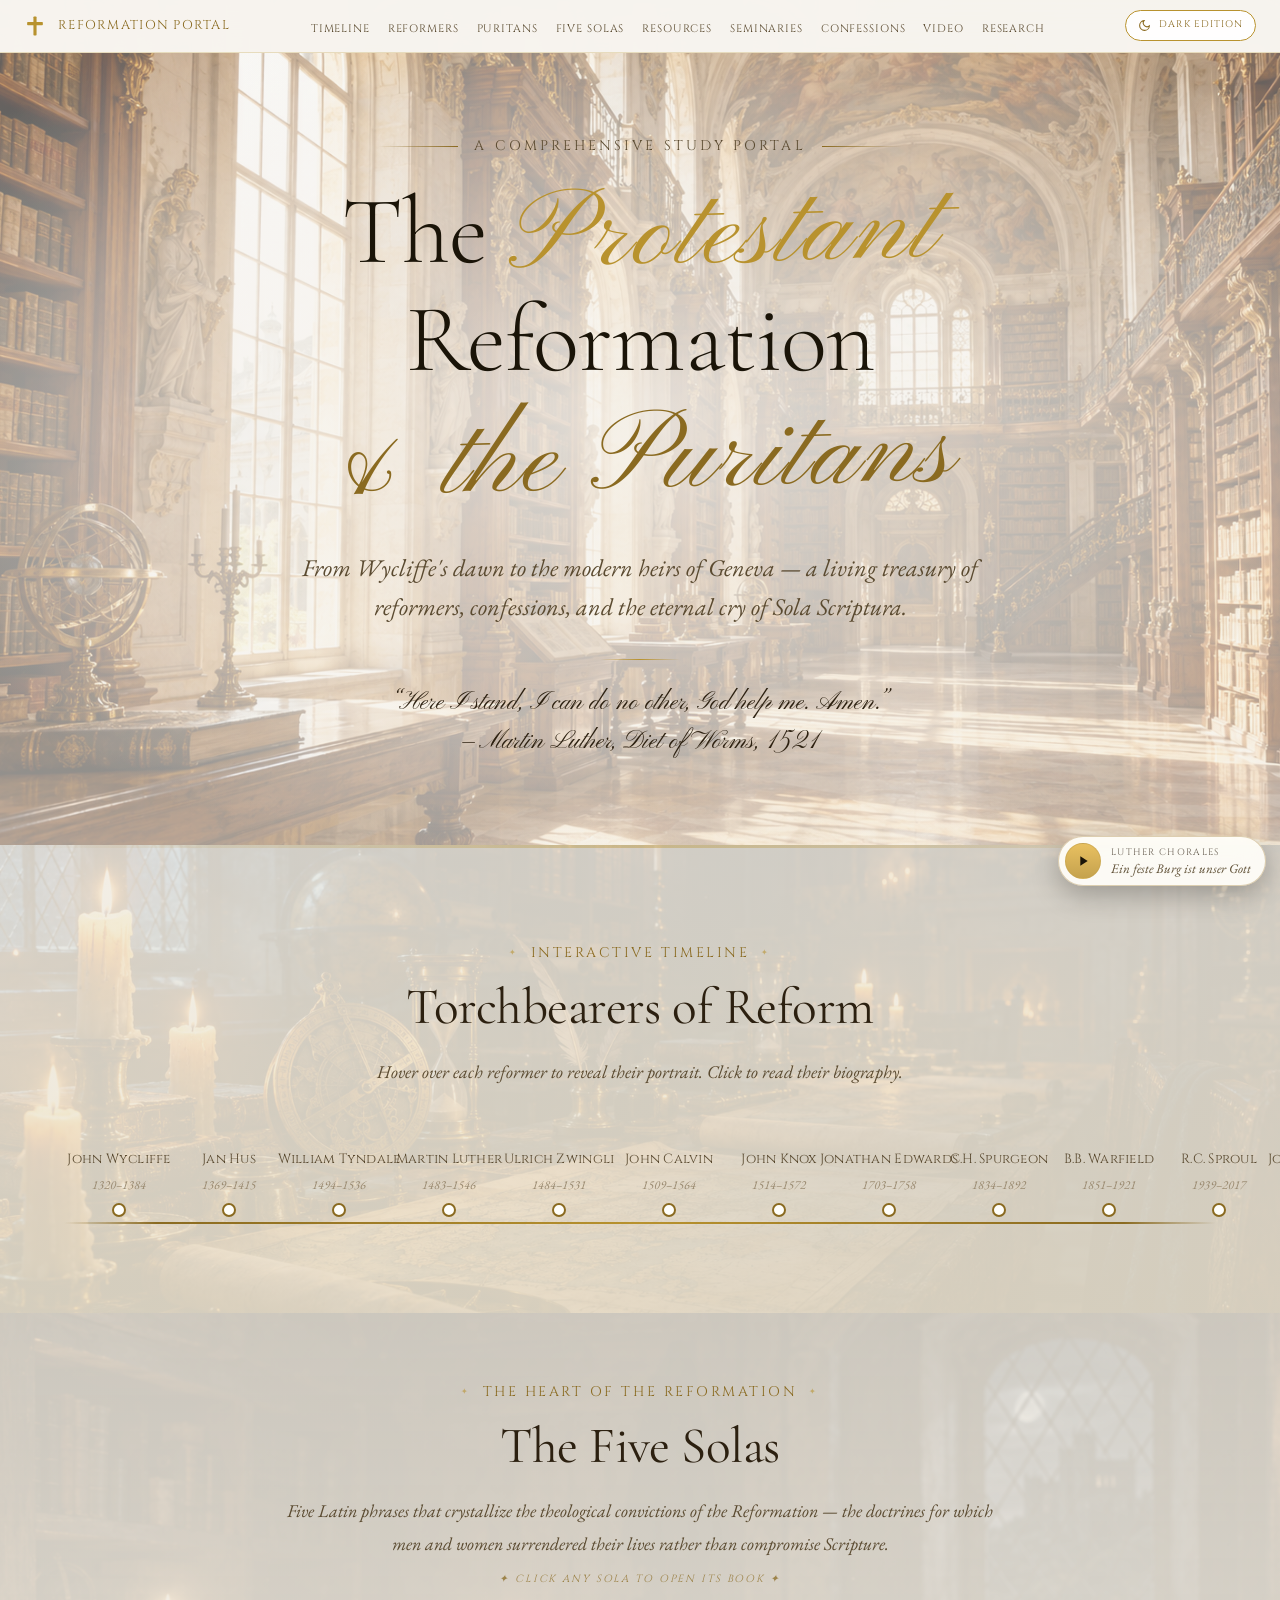
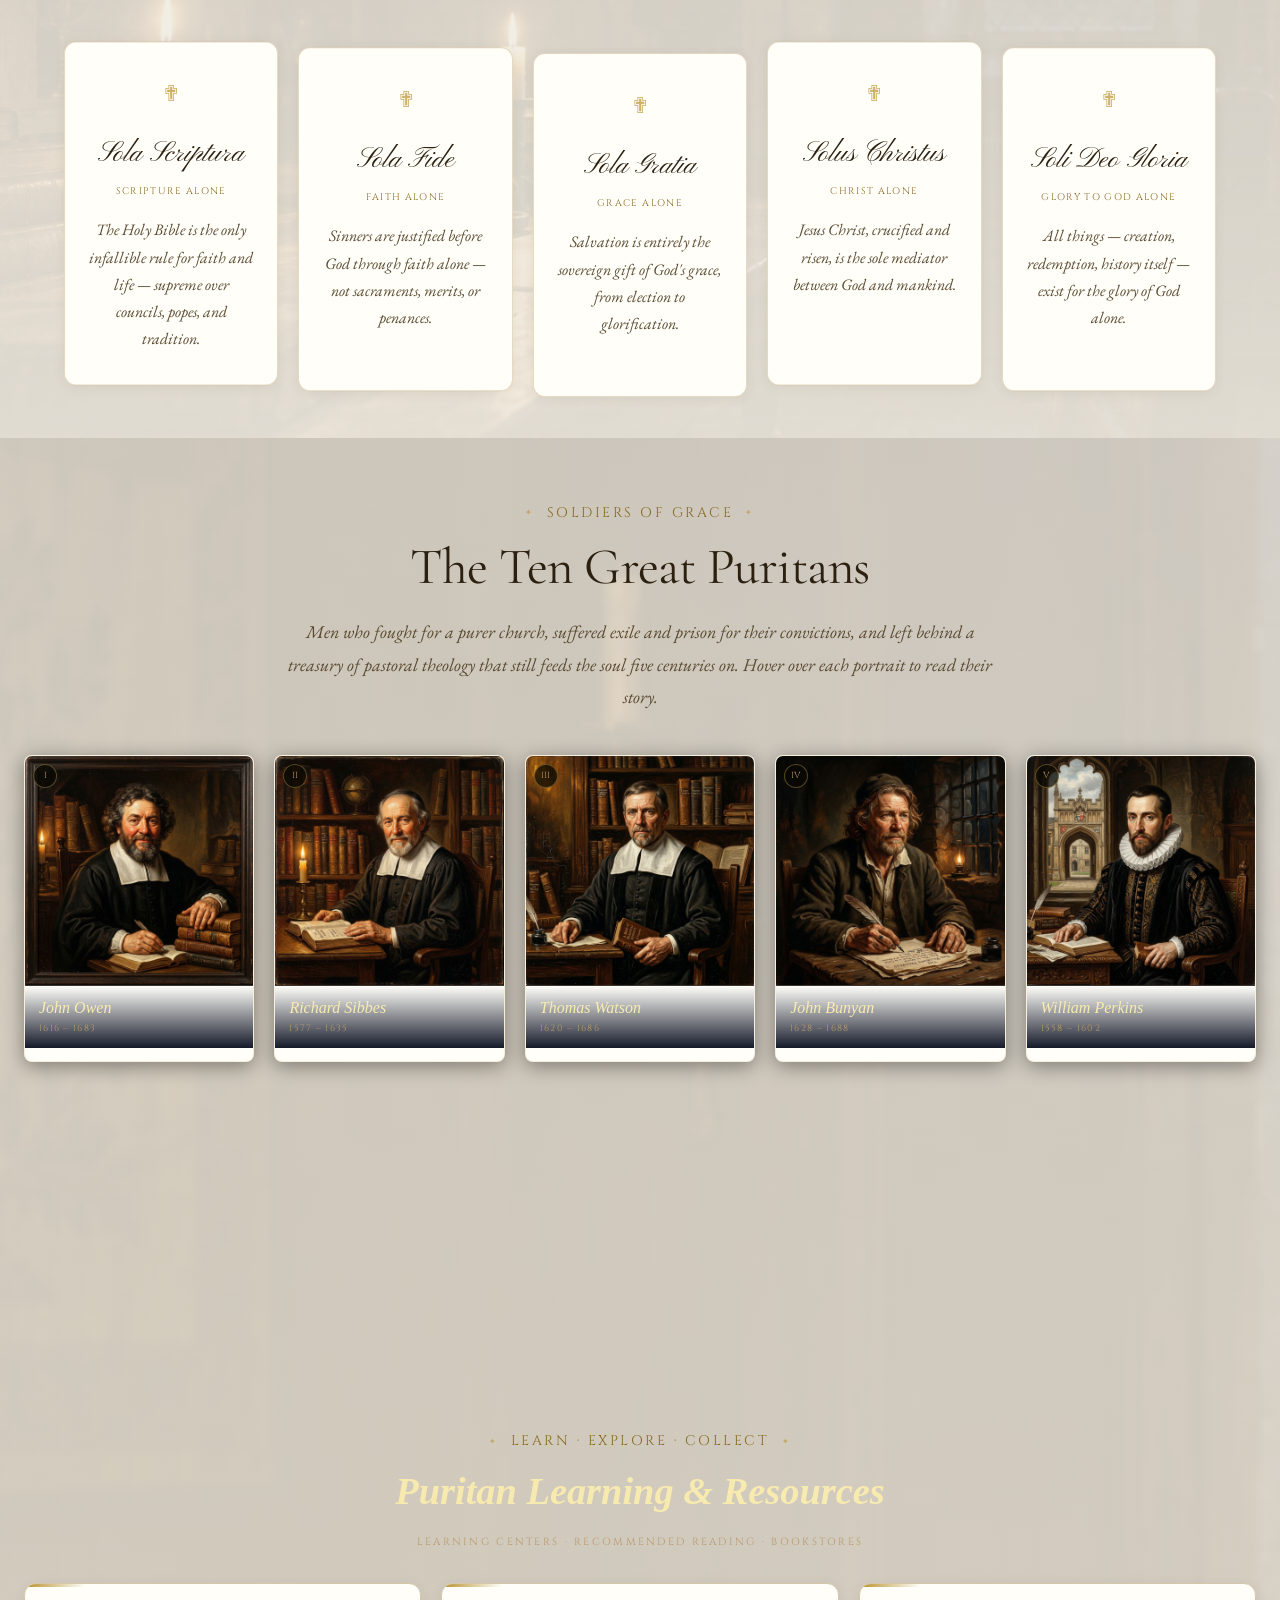
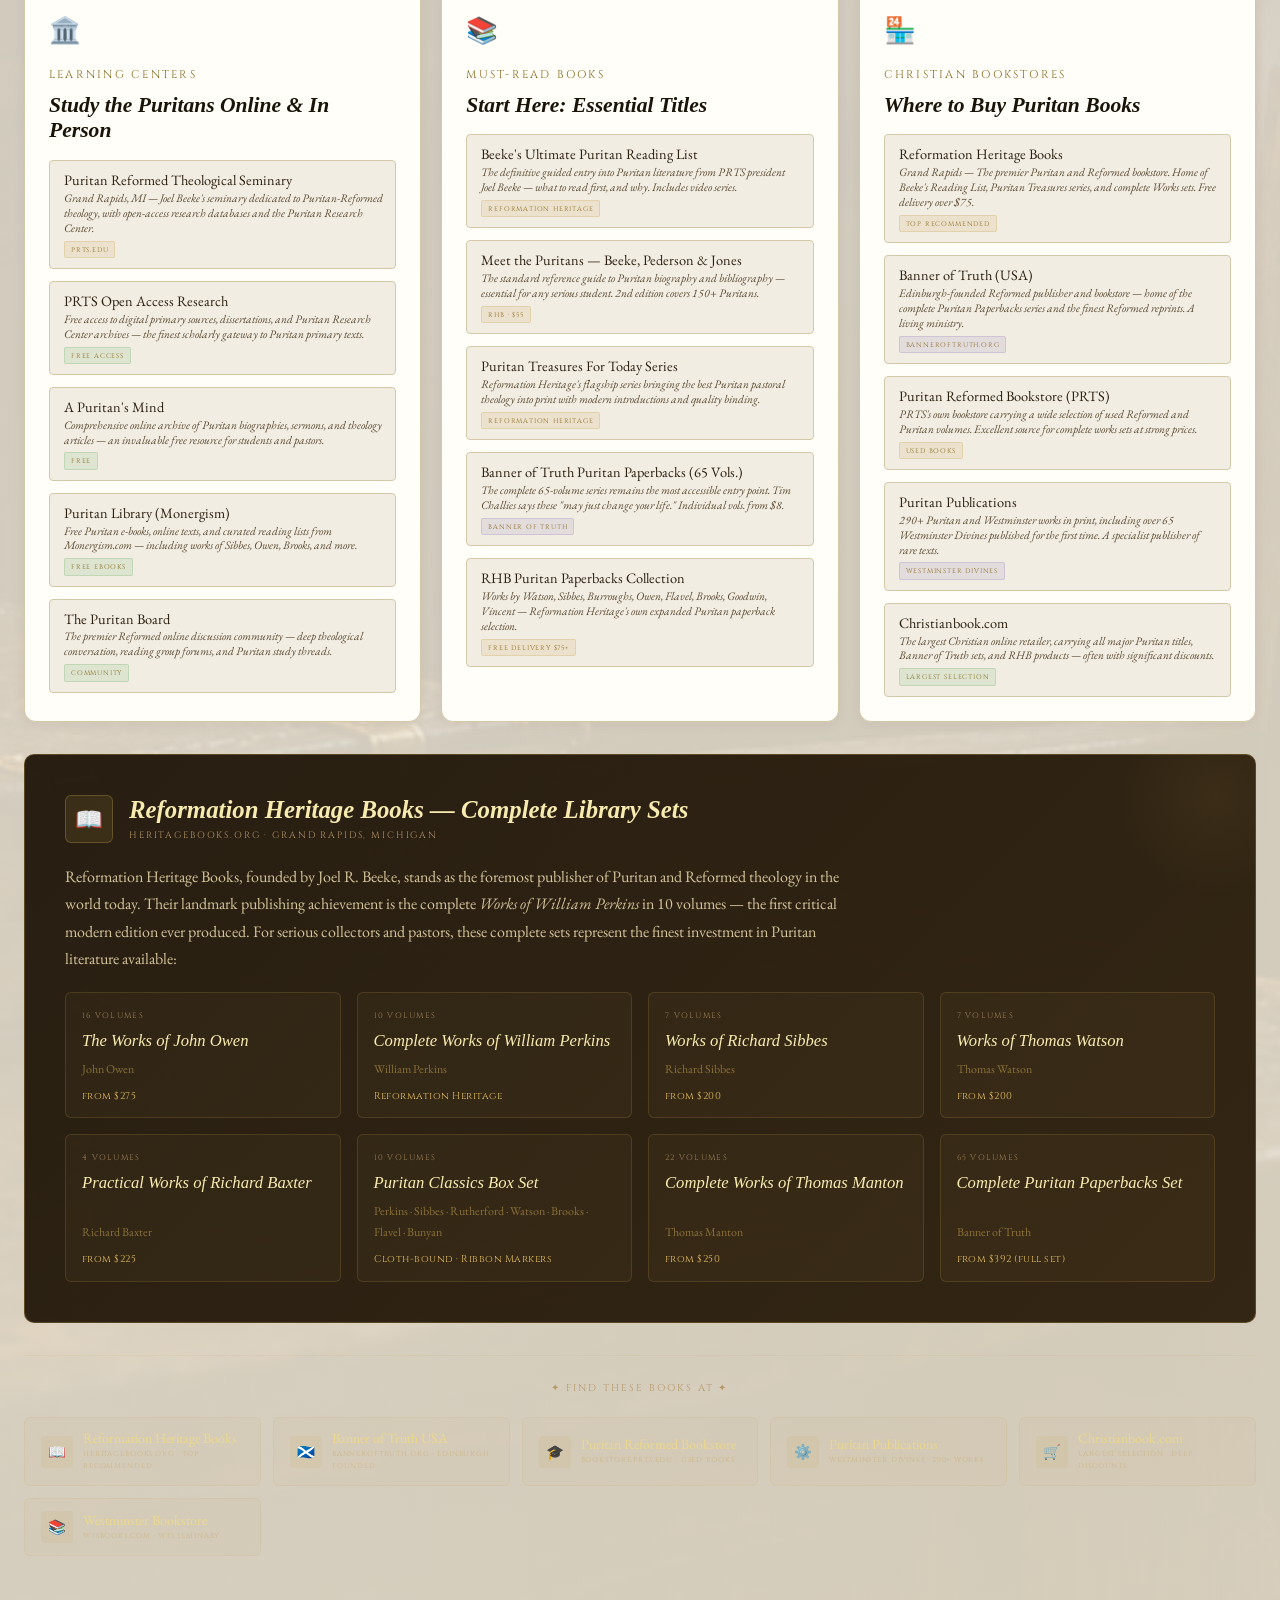
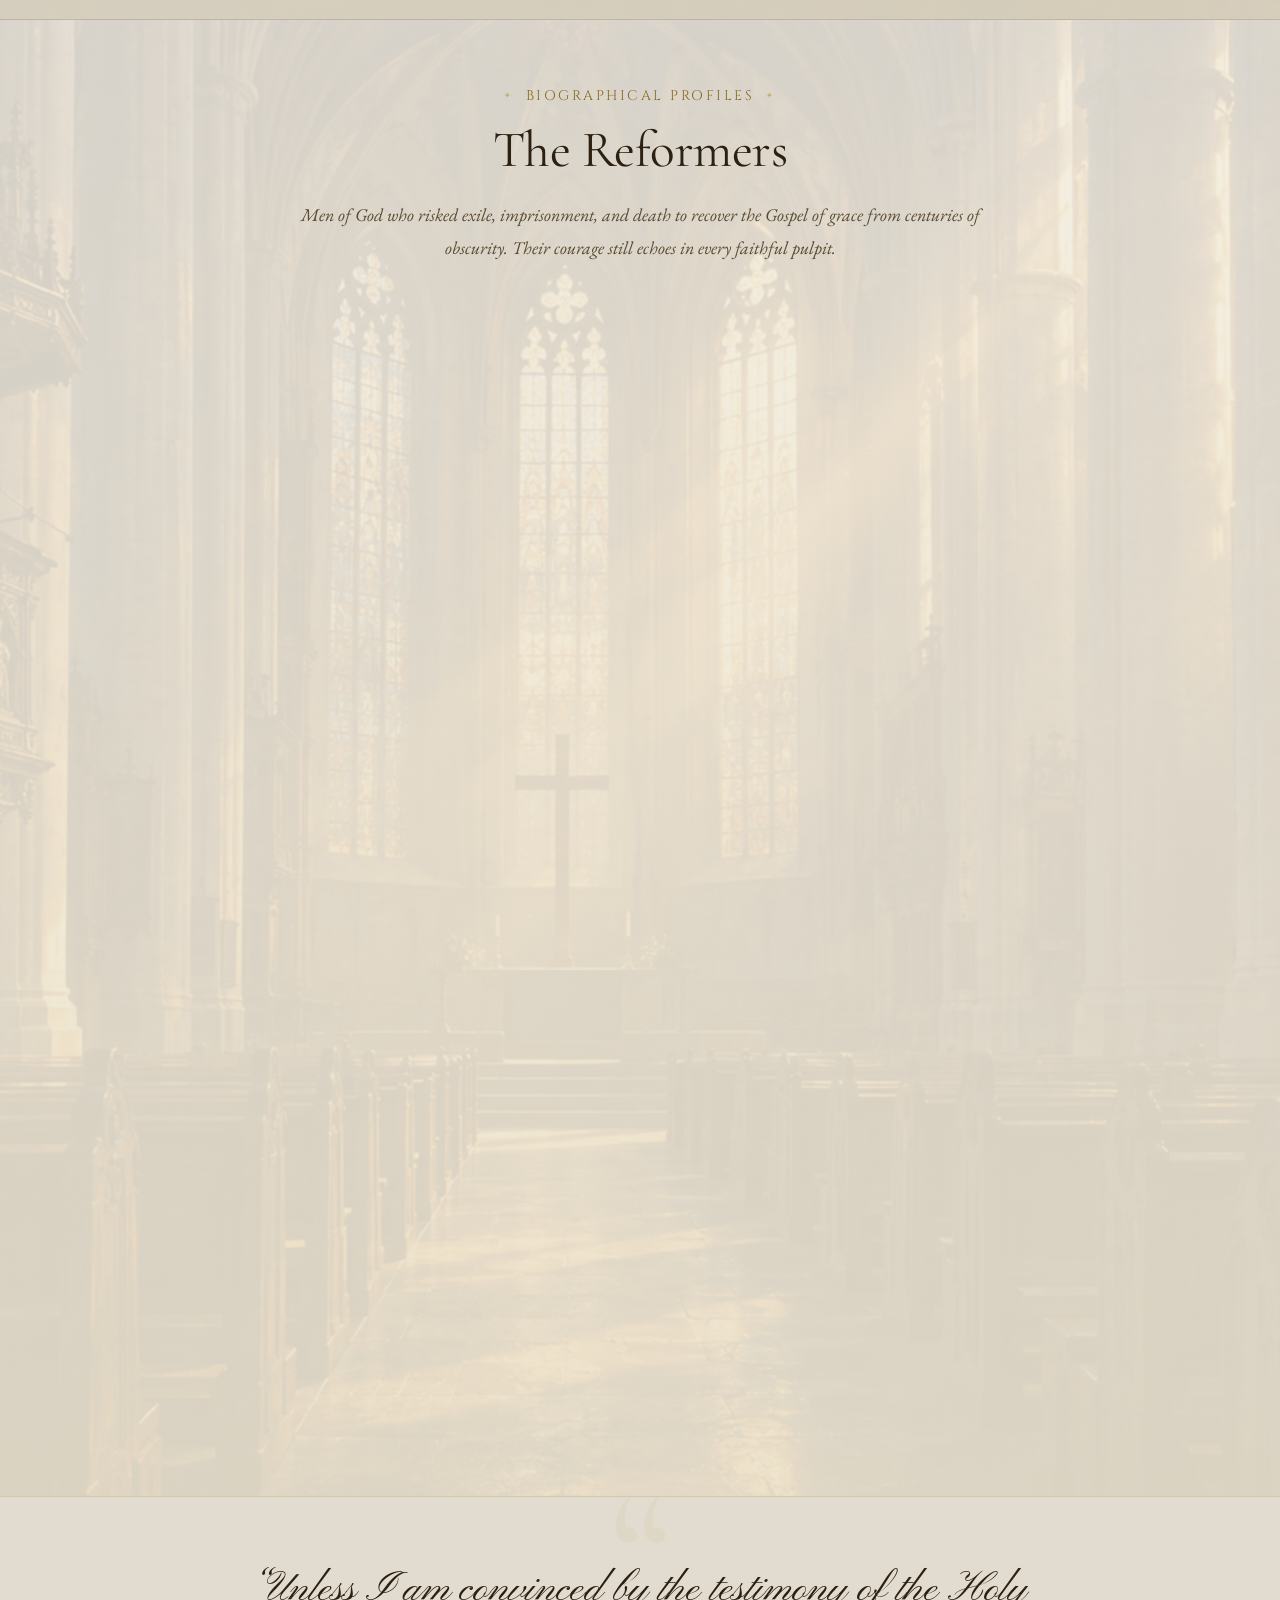
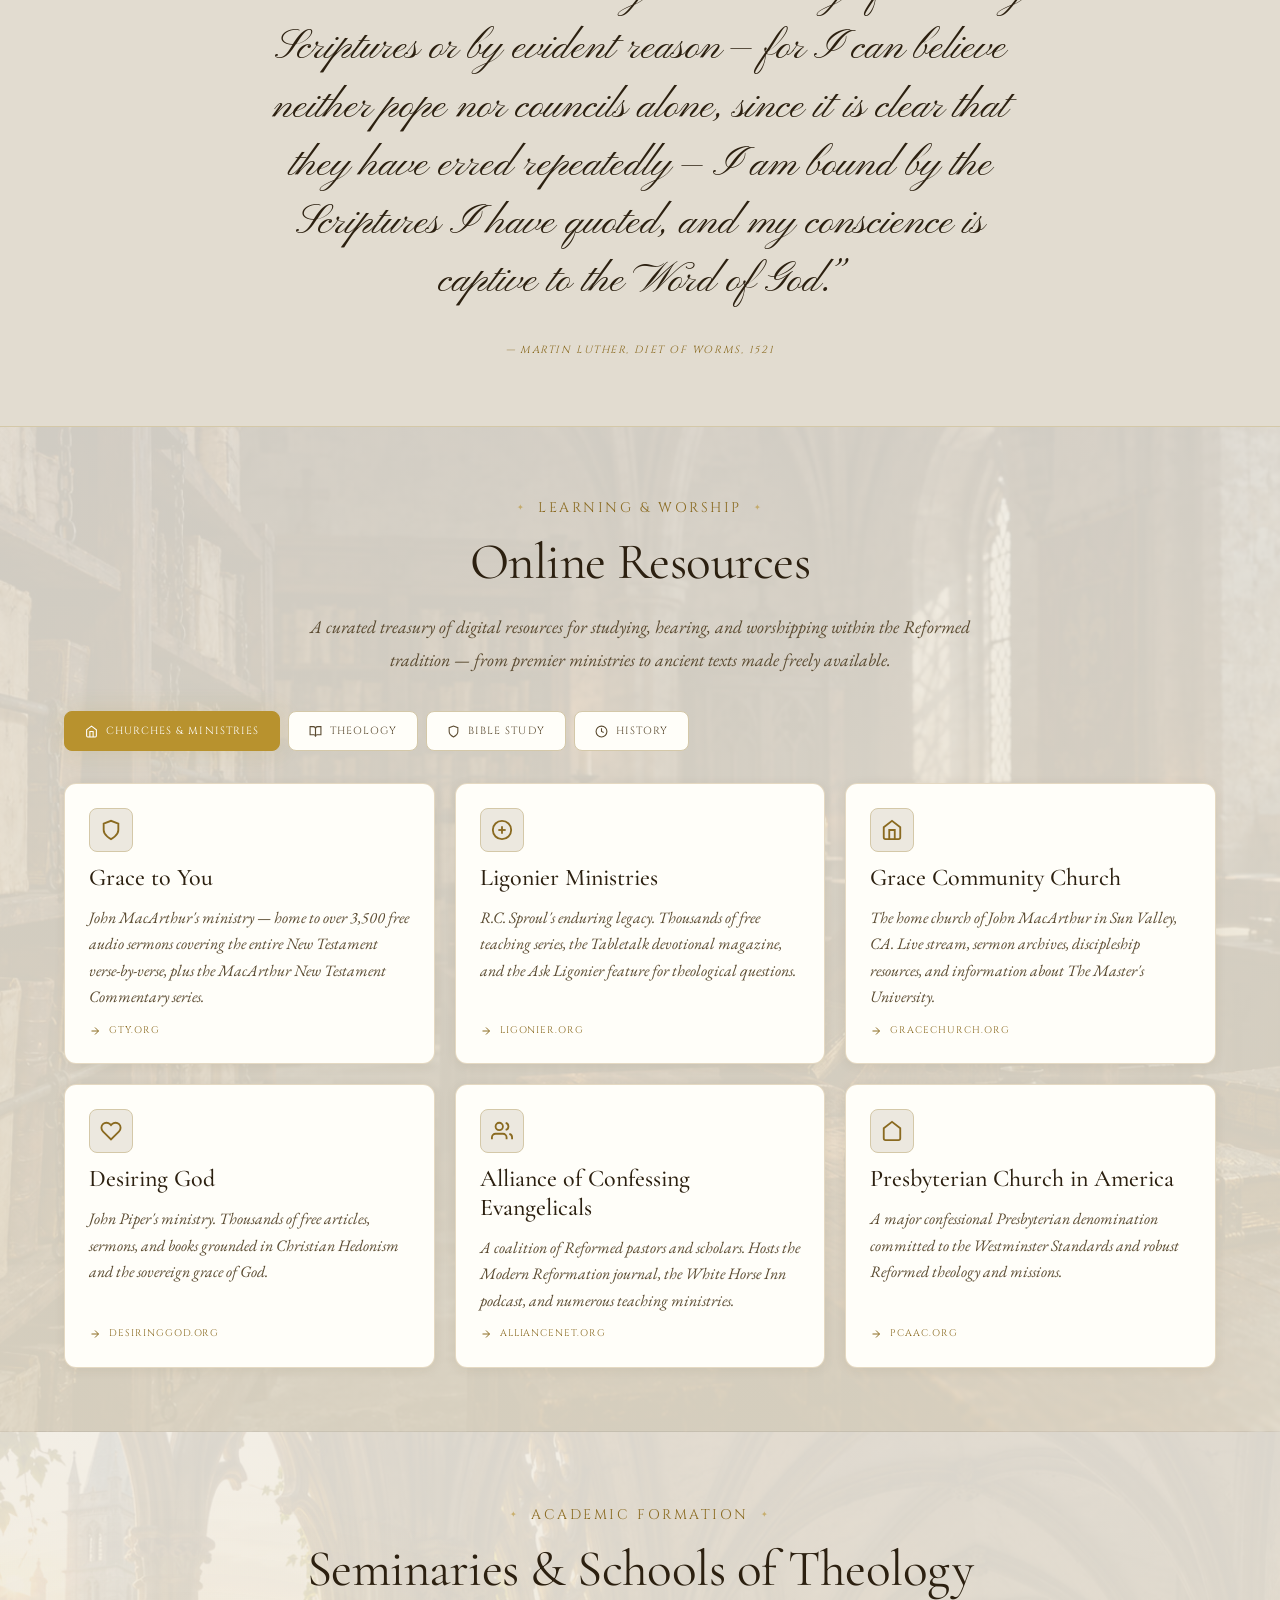
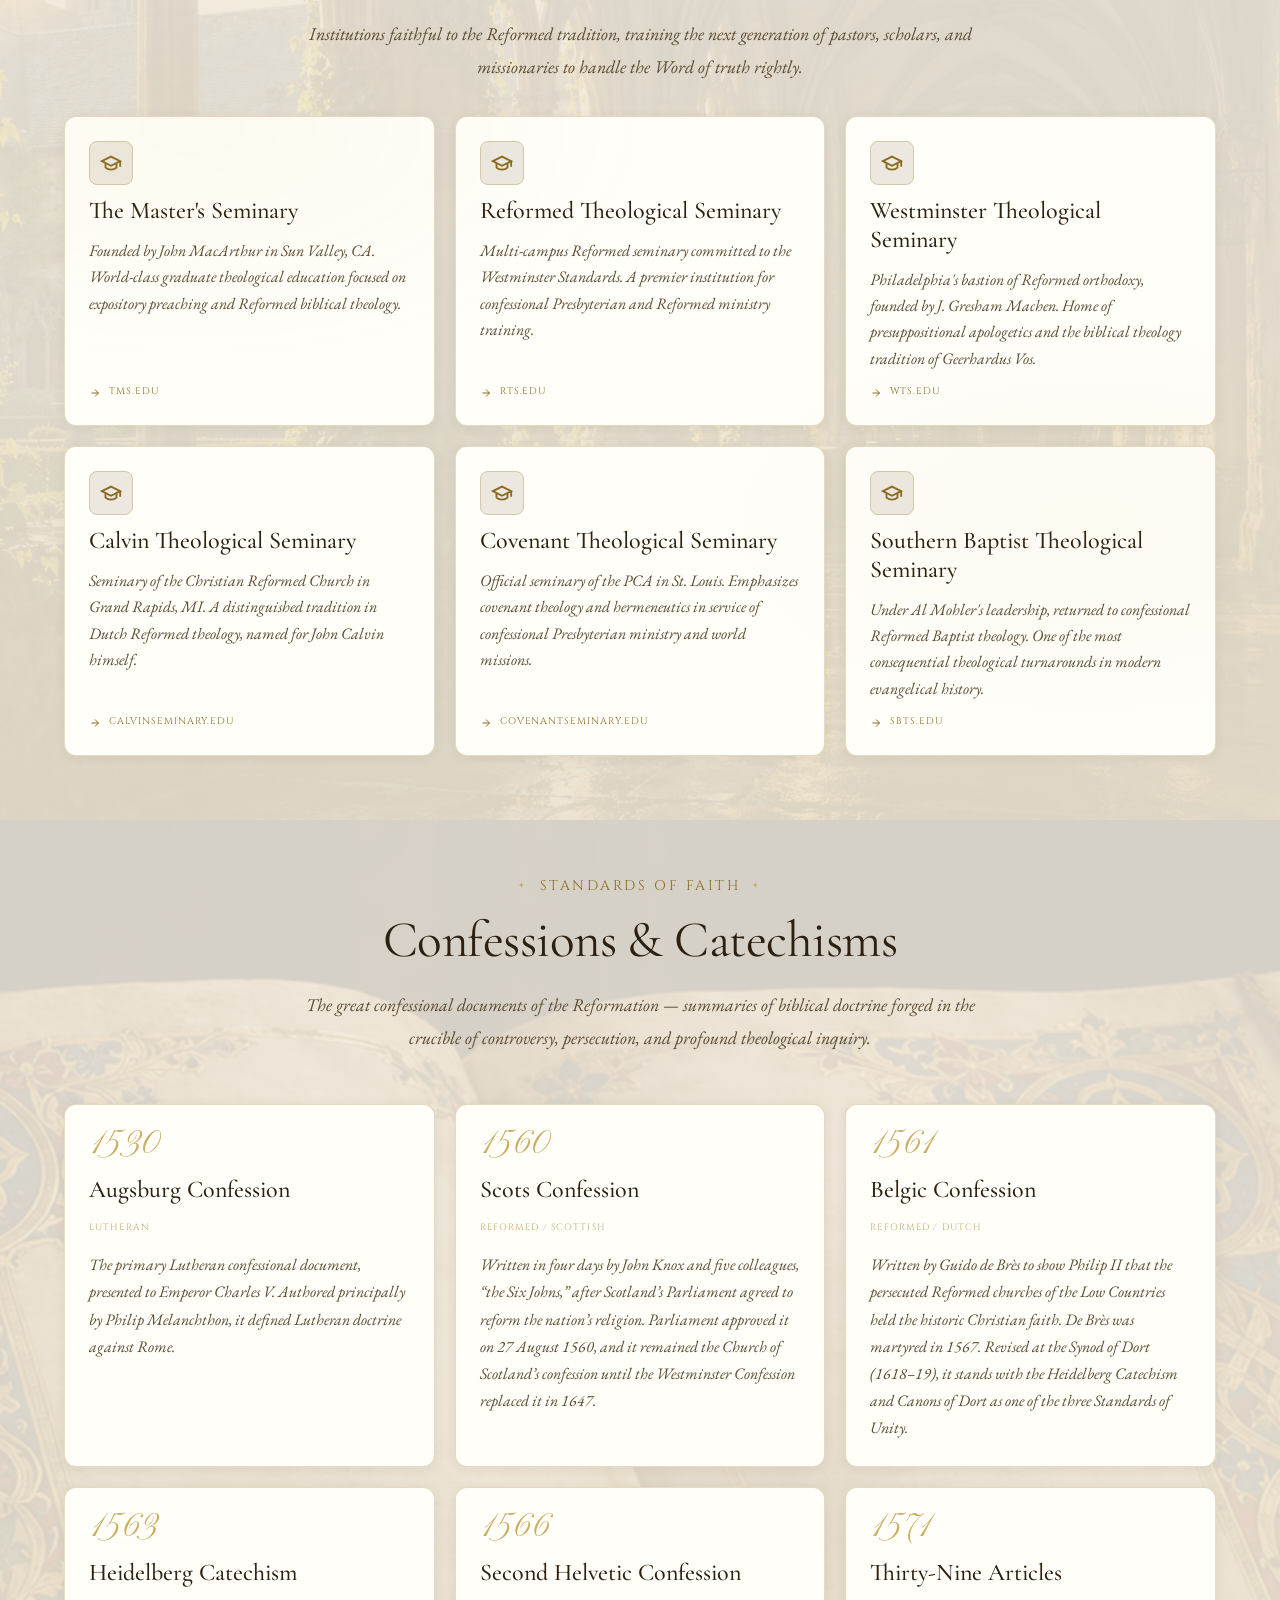
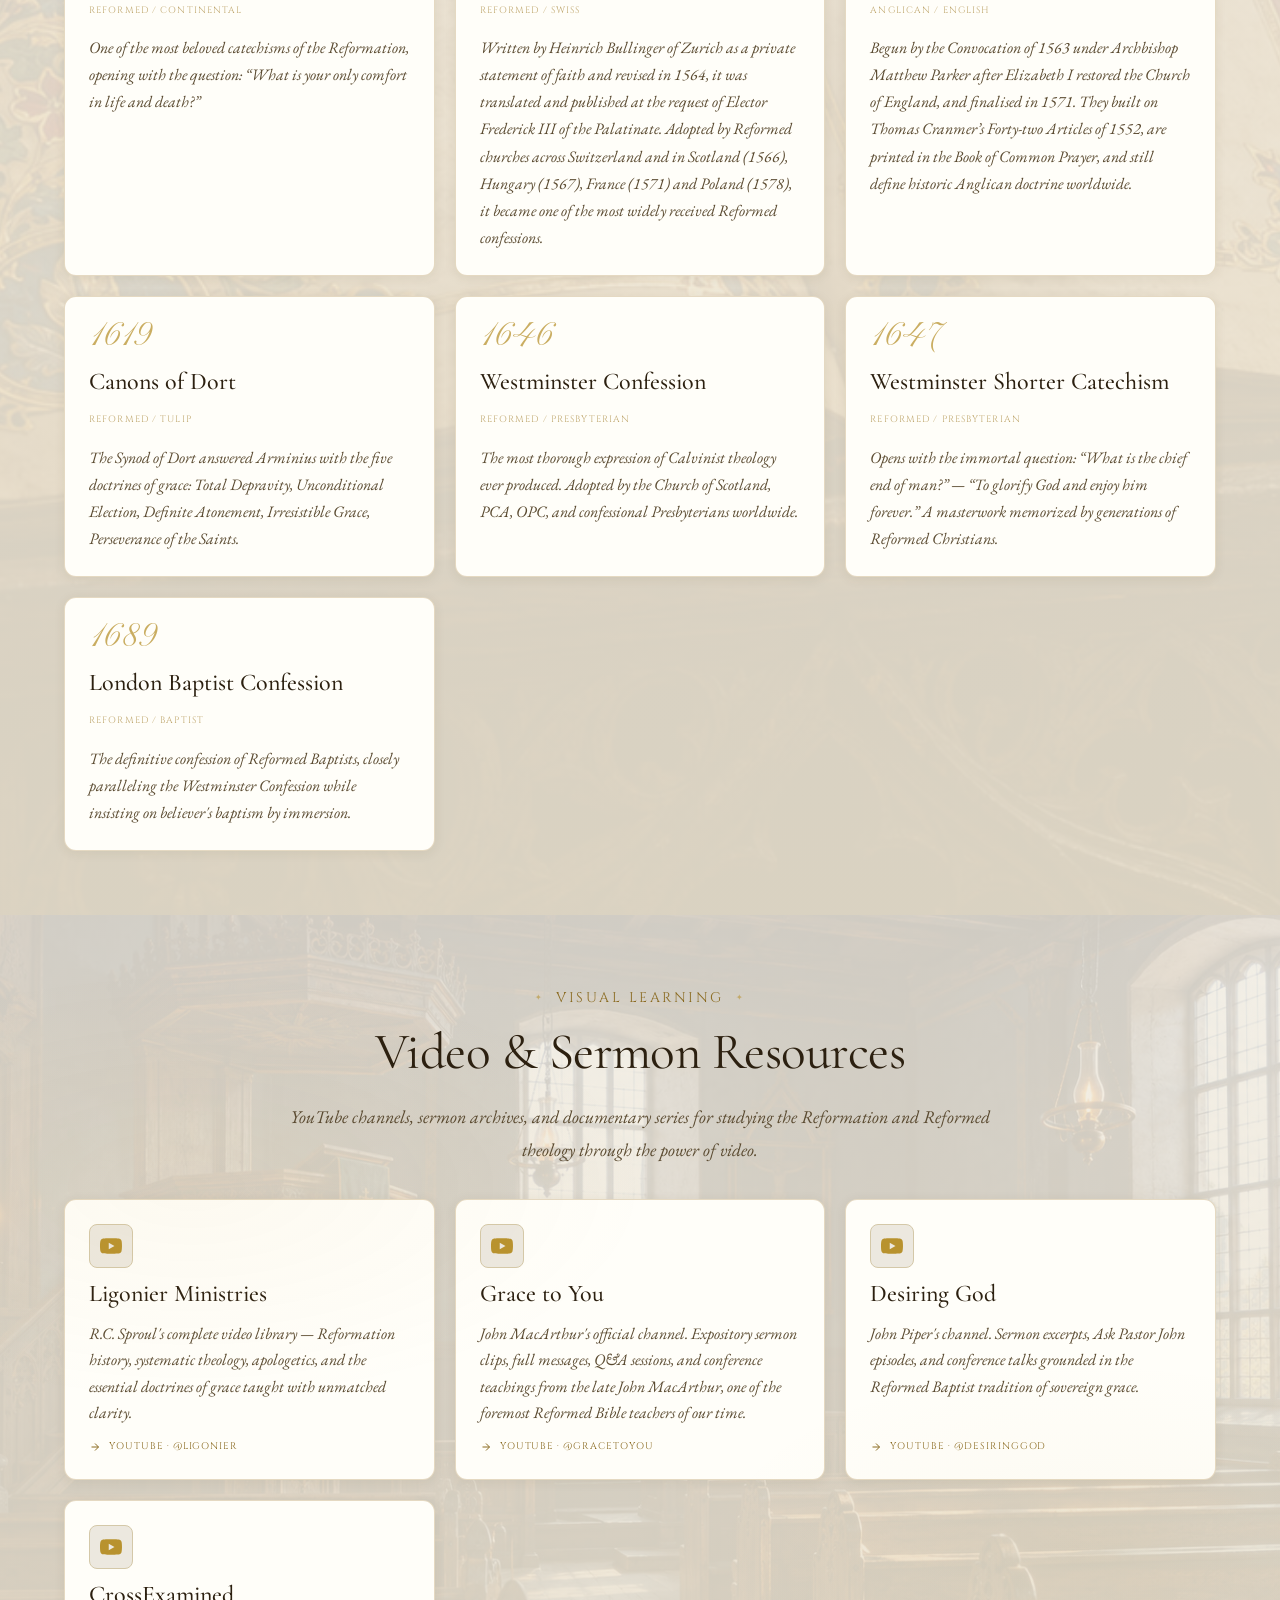
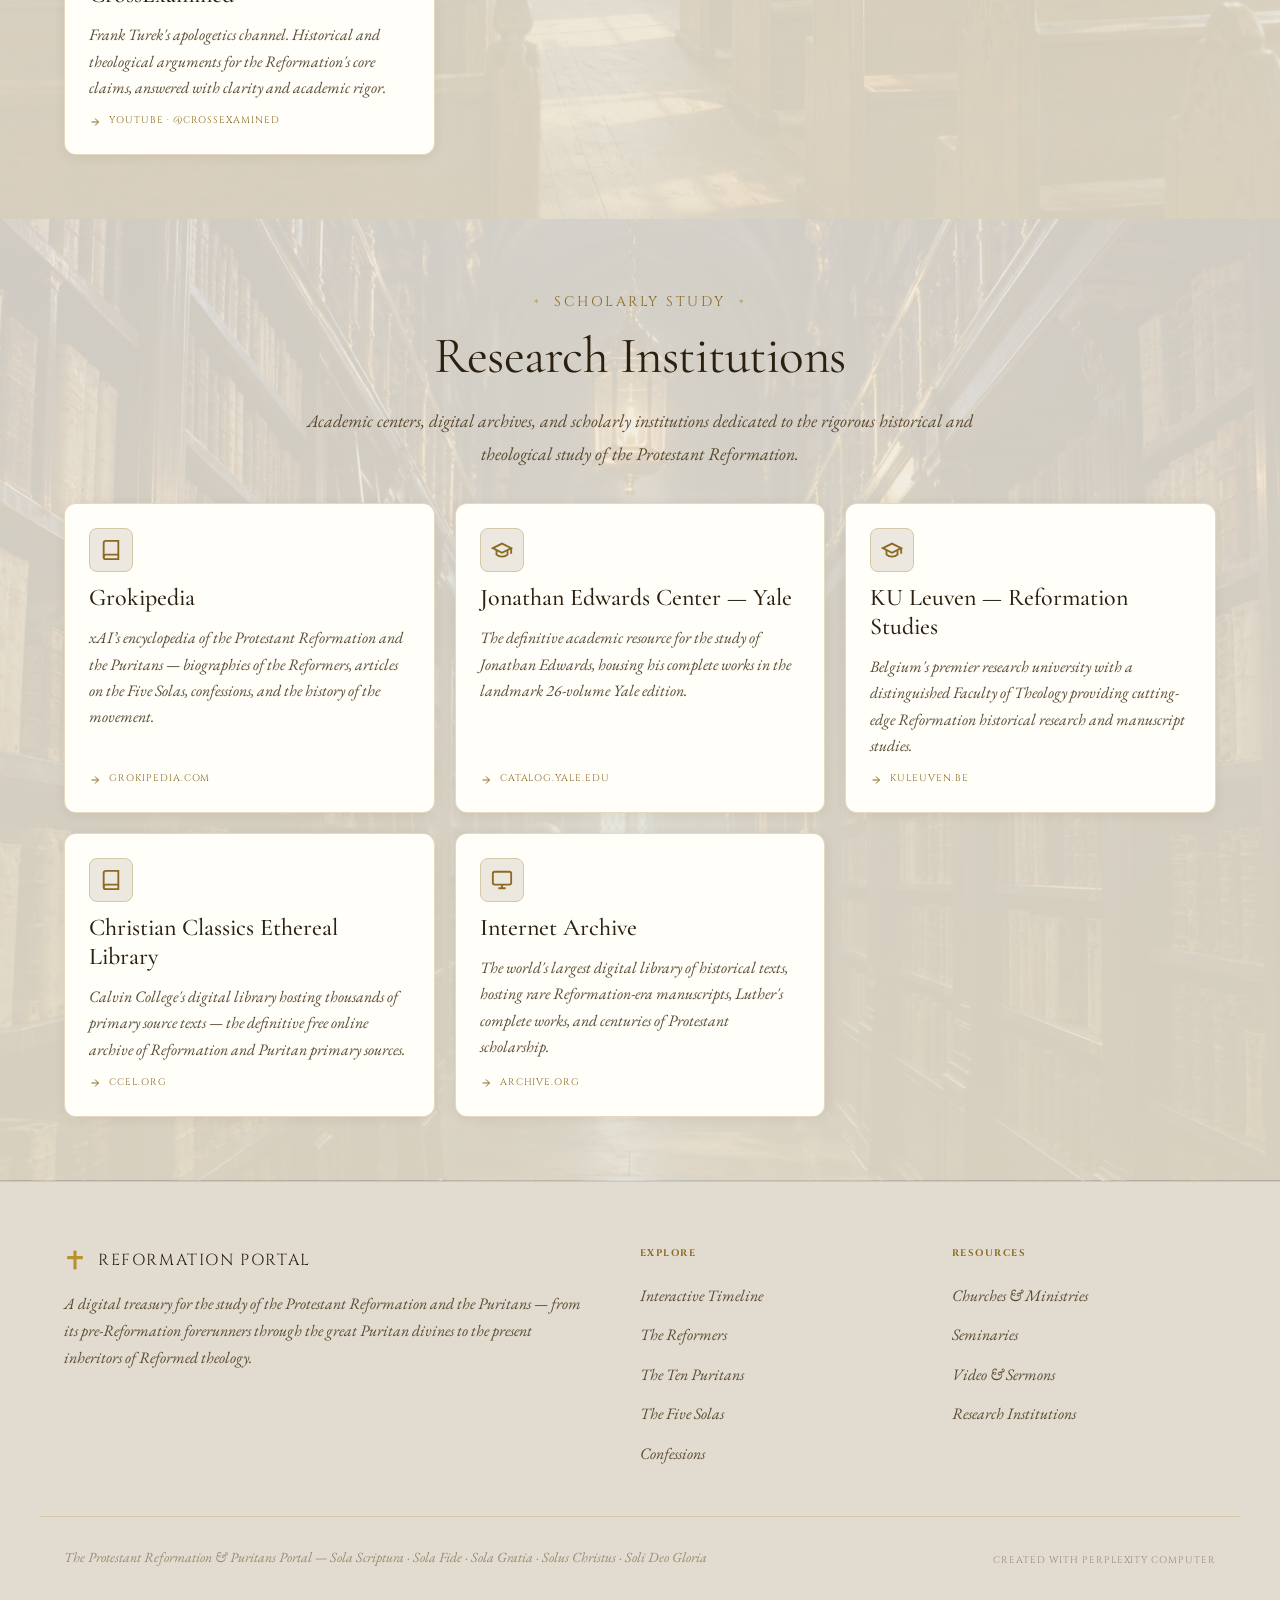
<file: index-light.html>
<!DOCTYPE html>
<html lang="en">
<head>
<!--
   ______                            __
  / ____/___  ____ ___  ____  __  __/ /____  _____
 / /   / __ \/ __ `__ \/ __ \/ / / / __/ _ \/ ___/
/ /___/ /_/ / / / / / / /_/ / /_/ / /_/  __/ /
\____/\____/_/ /_/ /_/ .___/\__,_/\__/\___/_/
                    /_/
        Created with Perplexity Computer
        https://www.perplexity.ai/computer
-->
<meta name="generator" content="Perplexity Computer">
<meta name="author" content="Perplexity Computer">
<meta property="og:see_also" content="https://www.perplexity.ai/computer">
<link rel="author" href="https://www.perplexity.ai/computer">

<meta charset="UTF-8">
<meta name="viewport" content="width=device-width, initial-scale=1.0">
<title>The Protestant Reformation &amp; the Puritans — Light Edition</title>
<meta name="description" content="A comprehensive portal on the Protestant Reformation and the Puritans — from John Wycliffe to John MacArthur. Interactive timeline, reformers, Puritan fathers, resources, seminaries, and research.">

<link rel="preconnect" href="https://api.fontshare.com" crossorigin>
<link rel="preconnect" href="https://fonts.googleapis.com">
<link rel="preconnect" href="https://fonts.gstatic.com" crossorigin>
<link href="https://api.fontshare.com/v2/css?f[]=boska@400,500,700&display=swap" rel="stylesheet">
<link href="https://fonts.googleapis.com/css2?family=EB+Garamond:ital,wght@0,400..800;1,400..800&family=Cinzel:wght@400;500;600&family=Pinyon+Script&display=swap" rel="stylesheet">

<link rel="stylesheet" href="./style-light.css">
<link rel="stylesheet" href="./book-modal-light.css">
<link rel="stylesheet" href="./puritans.css">
<link rel="stylesheet" href="./scene-bgs.css">
<link rel="stylesheet" href="./streamline.css">
</head>
<body class="edition-light">

<aside class="hymn-player" id="hymn-player" aria-label="Luther chorale background music">
  <button type="button" class="hymn-player-btn" id="hymn-toggle" aria-pressed="false" aria-label="Play Luther hymn strings">
    <svg class="icon-play" viewBox="0 0 24 24" aria-hidden="true"><path d="M8 5v14l11-7z"/></svg>
    <svg class="icon-pause" viewBox="0 0 24 24" aria-hidden="true"><path d="M6 5h4v14H6zm8 0h4v14h-4z"/></svg>
  </button>
  <div class="hymn-player-meta">
    <span class="hymn-player-kicker">Luther chorales</span>
    <span class="hymn-player-title">Ein feste Burg ist unser Gott</span>
  </div>
  <audio id="hymn-audio" playsinline preload="none"></audio>
</aside>

<!-- LUTHER ROSE BACKGROUND WATERMARK -->
<div class="luther-rose" aria-hidden="true"></div>

<!-- NAVIGATION -->
<nav class="site-nav" aria-label="Main navigation">
  <div class="nav-inner">
    <a href="#" class="nav-logo" aria-label="Reformation Portal Home">
      <svg width="22" height="22" viewBox="0 0 28 28" fill="none" aria-hidden="true">
        <rect x="12" y="2" width="4" height="24" rx="1" fill="#b8922e"/>
        <rect x="4" y="9" width="20" height="4" rx="1" fill="#b8922e"/>
      </svg>
      <span>Reformation Portal</span>
    </a>
    <ul class="nav-links" role="list">
      <li><a href="#timeline">Timeline</a></li>
      <li><a href="#reformers">Reformers</a></li>
      <li><a href="#puritans">Puritans</a></li>
      <li><a href="#five-solas">Five Solas</a></li>
      <li><a href="#resources">Resources</a></li>
      <li><a href="#seminaries">Seminaries</a></li>
      <li><a href="#confessions">Confessions</a></li>
      <li><a href="#youtube">Video</a></li>
      <li><a href="#research">Research</a></li>
    </ul>
    <a class="theme-toggle" href="./index.html" aria-label="Switch to dark theme">
      <svg width="13" height="13" viewBox="0 0 24 24" fill="none" stroke="currentColor" stroke-width="2"><path d="M21 12.79A9 9 0 1 1 11.21 3a7 7 0 0 0 9.79 9.79z"/></svg>
      Dark Edition
    </a>
  </div>
</nav>

<!-- HERO -->
<header class="hero" id="home">
  <div class="hero-bg" role="presentation"></div>
  <div class="hero-content">
    <p class="hero-eyebrow">A Comprehensive Study Portal</p>
    <h1 class="hero-title">The <span>Protestant</span> Reformation<br><span class="hero-subtitle-puritans">&amp; the Puritans</span></h1>
    <p class="hero-subtitle">
      From Wycliffe's dawn to the modern heirs of Geneva — a living treasury of reformers,
      confessions, and the eternal cry of <em>Sola Scriptura</em>.
    </p>
    <div class="gold-divider"></div>
    <p class="hero-verse">&ldquo;Here I stand, I can do no other, God help me. Amen.&rdquo;<br>— Martin Luther, Diet of Worms, 1521</p>
  </div>
</header>

<!-- TIMELINE -->
<section class="timeline-section" id="timeline">
  <div class="section-inner" style="padding: var(--space-10) var(--space-6) var(--space-4);">
    <div class="section-header" style="margin-bottom: var(--space-5);">
      <p class="section-eyebrow">Interactive Timeline</p>
      <h2 class="section-title">Torchbearers of Reform</h2>
      <p class="section-desc">Hover over each reformer to reveal their portrait. Click to read their biography.</p>
    </div>
  </div>
  <div class="timeline-container">
    <div class="timeline-track">
      <div class="timeline-items" role="list">

        <!-- 1. Wycliffe -->
        <a class="timeline-item" href="https://en.wikipedia.org/wiki/John_Wycliffe" target="_blank" rel="noopener noreferrer">
          <div class="tl-label"><span class="tl-name">John Wycliffe</span><span class="tl-date">1320–1384</span></div>
          <div class="tl-dot"></div>
          <div class="tl-tooltip">
            <div class="tl-tooltip-img-wrap">
              <span class="tl-era-badge">Pre-Reformation</span>
              <img src="./assets/wycliffe.png" alt="John Wycliffe" loading="lazy">
            </div>
            <div class="tl-tooltip-body">
              <span class="tl-tooltip-name">John Wycliffe</span>
              <p class="tl-tooltip-desc">Morning Star of the Reformation. First English Bible translator.</p>
              <span class="tl-tooltip-link">Read biography →</span>
            </div>
          </div>
        </a>

        <!-- 2. Jan Hus -->
        <a class="timeline-item" href="https://en.wikipedia.org/wiki/Jan_Hus" target="_blank" rel="noopener noreferrer">
          <div class="tl-label"><span class="tl-name">Jan Hus</span><span class="tl-date">1369–1415</span></div>
          <div class="tl-dot"></div>
          <div class="tl-tooltip">
            <div class="tl-tooltip-img-wrap">
              <span class="tl-era-badge">Pre-Reformation</span>
              <img src="./assets/hus.png" alt="Jan Hus" loading="lazy">
            </div>
            <div class="tl-tooltip-body">
              <span class="tl-tooltip-name">Jan Hus</span>
              <p class="tl-tooltip-desc">Czech martyr burned at the Council of Constance.</p>
              <span class="tl-tooltip-link">Read biography →</span>
            </div>
          </div>
        </a>

        <!-- 3. Tyndale -->
        <a class="timeline-item" href="https://en.wikipedia.org/wiki/William_Tyndale" target="_blank" rel="noopener noreferrer">
          <div class="tl-label"><span class="tl-name">William Tyndale</span><span class="tl-date">1494–1536</span></div>
          <div class="tl-dot"></div>
          <div class="tl-tooltip">
            <div class="tl-tooltip-img-wrap">
              <span class="tl-era-badge">English Reformation</span>
              <img src="./assets/tyndale.png" alt="William Tyndale" loading="lazy">
            </div>
            <div class="tl-tooltip-body">
              <span class="tl-tooltip-name">William Tyndale</span>
              <p class="tl-tooltip-desc">First printed English New Testament. Martyred for his work.</p>
              <span class="tl-tooltip-link">Read biography →</span>
            </div>
          </div>
        </a>

        <!-- 4. Luther -->
        <a class="timeline-item" href="https://en.wikipedia.org/wiki/Martin_Luther" target="_blank" rel="noopener noreferrer">
          <div class="tl-label"><span class="tl-name">Martin Luther</span><span class="tl-date">1483–1546</span></div>
          <div class="tl-dot"></div>
          <div class="tl-tooltip">
            <div class="tl-tooltip-img-wrap">
              <span class="tl-era-badge">German Reformation</span>
              <img src="./assets/luther.png" alt="Martin Luther" loading="lazy">
            </div>
            <div class="tl-tooltip-body">
              <span class="tl-tooltip-name">Martin Luther</span>
              <p class="tl-tooltip-desc">95 Theses ignited the Reformation. Translated the German Bible.</p>
              <span class="tl-tooltip-link">Read biography →</span>
            </div>
          </div>
        </a>

        <!-- 5. Zwingli -->
        <a class="timeline-item" href="https://en.wikipedia.org/wiki/Huldrych_Zwingli" target="_blank" rel="noopener noreferrer">
          <div class="tl-label"><span class="tl-name">Ulrich Zwingli</span><span class="tl-date">1484–1531</span></div>
          <div class="tl-dot"></div>
          <div class="tl-tooltip">
            <div class="tl-tooltip-img-wrap">
              <span class="tl-era-badge">Swiss Reformation</span>
              <img src="./assets/zwingli.png" alt="Ulrich Zwingli" loading="lazy">
            </div>
            <div class="tl-tooltip-body">
              <span class="tl-tooltip-name">Ulrich Zwingli</span>
              <p class="tl-tooltip-desc">Led the Reformation in Zurich. Died in battle defending Protestantism.</p>
              <span class="tl-tooltip-link">Read biography →</span>
            </div>
          </div>
        </a>

        <!-- 6. Calvin -->
        <a class="timeline-item" href="https://en.wikipedia.org/wiki/John_Calvin" target="_blank" rel="noopener noreferrer">
          <div class="tl-label"><span class="tl-name">John Calvin</span><span class="tl-date">1509–1564</span></div>
          <div class="tl-dot"></div>
          <div class="tl-tooltip">
            <div class="tl-tooltip-img-wrap">
              <span class="tl-era-badge">Reformed Theology</span>
              <img src="./assets/calvin.png" alt="John Calvin" loading="lazy">
            </div>
            <div class="tl-tooltip-body">
              <span class="tl-tooltip-name">John Calvin</span>
              <p class="tl-tooltip-desc">Institutes of the Christian Religion. Father of Calvinism.</p>
              <span class="tl-tooltip-link">Read biography →</span>
            </div>
          </div>
        </a>

        <!-- 7. Knox -->
        <a class="timeline-item" href="https://en.wikipedia.org/wiki/John_Knox" target="_blank" rel="noopener noreferrer">
          <div class="tl-label"><span class="tl-name">John Knox</span><span class="tl-date">1514–1572</span></div>
          <div class="tl-dot"></div>
          <div class="tl-tooltip">
            <div class="tl-tooltip-img-wrap">
              <span class="tl-era-badge">Scottish Reformation</span>
              <img src="./assets/knox.png" alt="John Knox" loading="lazy">
            </div>
            <div class="tl-tooltip-body">
              <span class="tl-tooltip-name">John Knox</span>
              <p class="tl-tooltip-desc">Founder of Presbyterianism. Scotland's lion of Reform.</p>
              <span class="tl-tooltip-link">Read biography →</span>
            </div>
          </div>
        </a>

        <!-- 8. Edwards -->
        <a class="timeline-item" href="https://en.wikipedia.org/wiki/Jonathan_Edwards_(theologian)" target="_blank" rel="noopener noreferrer">
          <div class="tl-label"><span class="tl-name">Jonathan Edwards</span><span class="tl-date">1703–1758</span></div>
          <div class="tl-dot"></div>
          <div class="tl-tooltip">
            <div class="tl-tooltip-img-wrap">
              <span class="tl-era-badge">Great Awakening</span>
              <img src="./assets/edwards.png" alt="Jonathan Edwards" loading="lazy">
            </div>
            <div class="tl-tooltip-body">
              <span class="tl-tooltip-name">Jonathan Edwards</span>
              <p class="tl-tooltip-desc">America's greatest Puritan theologian. First Great Awakening.</p>
              <span class="tl-tooltip-link">Read biography →</span>
            </div>
          </div>
        </a>

        <!-- 9. Spurgeon -->
        <a class="timeline-item" href="https://en.wikipedia.org/wiki/Charles_Spurgeon" target="_blank" rel="noopener noreferrer">
          <div class="tl-label"><span class="tl-name">C.H. Spurgeon</span><span class="tl-date">1834–1892</span></div>
          <div class="tl-dot"></div>
          <div class="tl-tooltip">
            <div class="tl-tooltip-img-wrap">
              <span class="tl-era-badge">Victorian Era</span>
              <img src="./assets/spurgeon.png" alt="Charles Spurgeon" loading="lazy">
            </div>
            <div class="tl-tooltip-body">
              <span class="tl-tooltip-name">Charles Spurgeon</span>
              <p class="tl-tooltip-desc">Prince of Preachers. Preached to 10 million people.</p>
              <span class="tl-tooltip-link">Read biography →</span>
            </div>
          </div>
        </a>

        <!-- 10. Warfield -->
        <a class="timeline-item" href="https://banneroftruth.org/us/about/banner-authors/b-b-warfield/" target="_blank" rel="noopener noreferrer">
          <div class="tl-label"><span class="tl-name">B.B. Warfield</span><span class="tl-date">1851–1921</span></div>
          <div class="tl-dot"></div>
          <div class="tl-tooltip">
            <div class="tl-tooltip-img-wrap">
              <span class="tl-era-badge">Old Princeton</span>
              <img src="./assets/warfield.png" alt="B.B. Warfield" loading="lazy">
            </div>
            <div class="tl-tooltip-body">
              <span class="tl-tooltip-name">B.B. Warfield</span>
              <p class="tl-tooltip-desc">Princeton's defender of biblical inerrancy and sovereignty.</p>
              <span class="tl-tooltip-link">Read biography →</span>
            </div>
          </div>
        </a>

        <!-- 11. R.C. Sproul -->
        <a class="timeline-item" href="https://learn.ligonier.org/articles/r-c-sproul-man-called-god" target="_blank" rel="noopener noreferrer">
          <div class="tl-label"><span class="tl-name">R.C. Sproul</span><span class="tl-date">1939–2017</span></div>
          <div class="tl-dot"></div>
          <div class="tl-tooltip">
            <div class="tl-tooltip-img-wrap">
              <span class="tl-era-badge">Modern Reformed</span>
              <img src="./assets/sproul.png" alt="R.C. Sproul" loading="lazy">
            </div>
            <div class="tl-tooltip-body">
              <span class="tl-tooltip-name">R.C. Sproul</span>
              <p class="tl-tooltip-desc">Founder of Ligonier Ministries. Champion of the holiness of God.</p>
              <span class="tl-tooltip-link">Read biography →</span>
            </div>
          </div>
        </a>

        <!-- 12. MacArthur -->
        <a class="timeline-item" href="https://www.gracechurch.org/leader/macarthur/john" target="_blank" rel="noopener noreferrer">
          <div class="tl-label"><span class="tl-name">John MacArthur</span><span class="tl-date">1939–2025</span></div>
          <div class="tl-dot"></div>
          <div class="tl-tooltip">
            <div class="tl-tooltip-img-wrap">
              <span class="tl-era-badge">Modern Reformed</span>
              <img src="./assets/macarthur.png" alt="John MacArthur" loading="lazy">
            </div>
            <div class="tl-tooltip-body">
              <span class="tl-tooltip-name">John MacArthur</span>
              <p class="tl-tooltip-desc">Pastor, author, president of The Master's Seminary. Grace to You.</p>
              <span class="tl-tooltip-link">Read biography →</span>
            </div>
          </div>
        </a>

      </div><!-- .timeline-items -->
    </div><!-- .timeline-track -->
  </div><!-- .timeline-container -->
</section>

<!-- FIVE SOLAS -->
<section class="section section--alt" id="five-solas">
  <div class="solas-study-bg" aria-hidden="true">
    <video autoplay muted loop playsinline preload="metadata" poster="./assets/luther-study-poster.png">
      <source src="./assets/luther-study.mp4" type="video/mp4">
    </video>
  </div>
  <div class="section-inner">
    <div class="section-header">
      <p class="section-eyebrow">The Heart of the Reformation</p>
      <h2 class="section-title">The Five Solas</h2>
      <p class="section-desc">Five Latin phrases that crystallize the theological convictions of the Reformation — the doctrines for which men and women surrendered their lives rather than compromise Scripture.<br><span style="font-family:'Cinzel',serif;font-size:0.65rem;letter-spacing:0.18em;text-transform:uppercase;color:#8a6a20;opacity:0.75;">✦ Click any sola to open its book ✦</span></p>
    </div>
    <div class="solas-grid reveal-stagger">
      <div class="sola-card reveal" data-sola="scriptura" title="Click to open the Book of Sola Scriptura">
        <div class="ornament-cross">✟</div>
        <span class="sola-latin">Sola Scriptura</span>
        <span class="sola-meaning">Scripture Alone</span>
        <p class="sola-desc">The Holy Bible is the only infallible rule for faith and life — supreme over councils, popes, and tradition.</p>
      </div>
      <div class="sola-card reveal" data-sola="fide" title="Click to open the Book of Sola Fide">
        <div class="ornament-cross">✟</div>
        <span class="sola-latin">Sola Fide</span>
        <span class="sola-meaning">Faith Alone</span>
        <p class="sola-desc">Sinners are justified before God through faith alone — not sacraments, merits, or penances.</p>
      </div>
      <div class="sola-card reveal" data-sola="gratia" title="Click to open the Book of Sola Gratia">
        <div class="ornament-cross">✟</div>
        <span class="sola-latin">Sola Gratia</span>
        <span class="sola-meaning">Grace Alone</span>
        <p class="sola-desc">Salvation is entirely the sovereign gift of God's grace, from election to glorification.</p>
      </div>
      <div class="sola-card reveal" data-sola="christus" title="Click to open the Book of Solus Christus">
        <div class="ornament-cross">✟</div>
        <span class="sola-latin">Solus Christus</span>
        <span class="sola-meaning">Christ Alone</span>
        <p class="sola-desc">Jesus Christ, crucified and risen, is the sole mediator between God and mankind.</p>
      </div>
      <div class="sola-card reveal" data-sola="gloria" title="Click to open the Book of Soli Deo Gloria">
        <div class="ornament-cross">✟</div>
        <span class="sola-latin">Soli Deo Gloria</span>
        <span class="sola-meaning">Glory to God Alone</span>
        <p class="sola-desc">All things — creation, redemption, history itself — exist for the glory of God alone.</p>
      </div>
    </div>
  </div>
</section>

<!-- ════════════════════════════════════════════════════════
     TOP 10 PURITANS SECTION
     ════════════════════════════════════════════════════════ -->
<section class="puritans-section section" id="puritans">
  <div class="section-inner">
    <div class="section-header">
      <p class="section-eyebrow">Soldiers of Grace</p>
      <h2 class="section-title">The Ten Great Puritans</h2>
      <p class="section-desc">Men who fought for a purer church, suffered exile and prison for their convictions, and left behind a treasury of pastoral theology that still feeds the soul five centuries on. <em>Hover over each portrait to read their story.</em></p>
    </div>
  </div>

  <!-- Puritan Cards Grid -->
  <div class="puritans-grid reveal-stagger">

    <!-- 1. John Owen -->
    <div class="puritan-card reveal" tabindex="0" aria-label="John Owen — hover to read biography">
      <div class="puritan-card-inner">
        <div class="puritan-card-front">
          <span class="puritan-num-badge">I</span>
          <img src="./assets/puritan-owen.png" alt="John Owen, Puritan theologian" loading="lazy">
          <div class="puritan-front-info">
            <span class="puritan-front-name">John Owen</span>
            <span class="puritan-front-dates">1616 – 1683</span>
          </div>
          <span class="puritan-front-hint">Hover to Explore</span>
        </div>
        <div class="puritan-card-back">
          <div class="puritan-back-rule"><span class="puritan-back-rule-icon">✟</span></div>
          <span class="puritan-back-name">John Owen</span>
          <span class="puritan-back-title">The Prince of the Puritans · Oxford · England</span>
          <p class="puritan-back-bio">Called the Prince of Puritans, Owen served as Vice-Chancellor of Oxford under Cromwell, championed Congregationalism, and wrote over 80 volumes of theology. His works on sin, the Holy Spirit, and Christ remain unequalled in depth and pastoral warmth.</p>
          <blockquote class="puritan-back-quote">"He who has slight thoughts of sin never had great thoughts of God."</blockquote>
          <a class="puritan-back-cta" href="https://en.wikipedia.org/wiki/John_Owen_(theologian)" target="_blank" rel="noopener noreferrer">✦ Read Biography</a>
        </div>
      </div>
    </div>

    <!-- 2. Richard Sibbes -->
    <div class="puritan-card reveal" tabindex="0" aria-label="Richard Sibbes — hover to read biography">
      <div class="puritan-card-inner">
        <div class="puritan-card-front">
          <span class="puritan-num-badge">II</span>
          <img src="./assets/puritan-sibbes.png" alt="Richard Sibbes, Puritan preacher" loading="lazy">
          <div class="puritan-front-info">
            <span class="puritan-front-name">Richard Sibbes</span>
            <span class="puritan-front-dates">1577 – 1635</span>
          </div>
          <span class="puritan-front-hint">Hover to Explore</span>
        </div>
        <div class="puritan-card-back">
          <div class="puritan-back-rule"><span class="puritan-back-rule-icon">✟</span></div>
          <span class="puritan-back-name">Richard Sibbes</span>
          <span class="puritan-back-title">The Sweet Dropper · Cambridge · England</span>
          <p class="puritan-back-bio">Known as "The Sweet Dropper" for his tender, comforting preaching, Sibbes revived Cambridge with his lectures at Holy Trinity. His <em>Bruised Reed</em> converted many and deeply influenced Puritanism's pastoral warmth and evangelical tone.</p>
          <blockquote class="puritan-back-quote">"God loves with a love of compassion; he pities our infirmities."</blockquote>
          <a class="puritan-back-cta" href="https://en.wikipedia.org/wiki/Richard_Sibbes" target="_blank" rel="noopener noreferrer">✦ Read Biography</a>
        </div>
      </div>
    </div>

    <!-- 3. Thomas Watson -->
    <div class="puritan-card reveal" tabindex="0" aria-label="Thomas Watson — hover to read biography">
      <div class="puritan-card-inner">
        <div class="puritan-card-front">
          <span class="puritan-num-badge">III</span>
          <img src="./assets/puritan-watson.png" alt="Thomas Watson, Westminster divine" loading="lazy">
          <div class="puritan-front-info">
            <span class="puritan-front-name">Thomas Watson</span>
            <span class="puritan-front-dates">1620 – 1686</span>
          </div>
          <span class="puritan-front-hint">Hover to Explore</span>
        </div>
        <div class="puritan-card-back">
          <div class="puritan-back-rule"><span class="puritan-back-rule-icon">✟</span></div>
          <span class="puritan-back-name">Thomas Watson</span>
          <span class="puritan-back-title">Westminster Divine · London · England</span>
          <p class="puritan-back-bio">A Westminster Assembly participant ejected in 1662, Watson's <em>A Body of Practical Divinity</em> remains the most accessible exposition of the Westminster Shorter Catechism. His vivid, aphoristic style makes deep theology instantly graspable.</p>
          <blockquote class="puritan-back-quote">"Thankfulness is the tune of heaven."</blockquote>
          <a class="puritan-back-cta" href="https://en.wikipedia.org/wiki/Thomas_Watson_(Puritan)" target="_blank" rel="noopener noreferrer">✦ Read Biography</a>
        </div>
      </div>
    </div>

    <!-- 4. John Bunyan -->
    <div class="puritan-card reveal" tabindex="0" aria-label="John Bunyan — hover to read biography">
      <div class="puritan-card-inner">
        <div class="puritan-card-front">
          <span class="puritan-num-badge">IV</span>
          <img src="./assets/puritan-bunyan.png" alt="John Bunyan, author of Pilgrim's Progress" loading="lazy">
          <div class="puritan-front-info">
            <span class="puritan-front-name">John Bunyan</span>
            <span class="puritan-front-dates">1628 – 1688</span>
          </div>
          <span class="puritan-front-hint">Hover to Explore</span>
        </div>
        <div class="puritan-card-back">
          <div class="puritan-back-rule"><span class="puritan-back-rule-icon">✟</span></div>
          <span class="puritan-back-name">John Bunyan</span>
          <span class="puritan-back-title">Tinker-Preacher · Bedford · England</span>
          <p class="puritan-back-bio">A tinker who became the greatest Puritan storyteller. Imprisoned twelve years for unlicensed preaching, Bunyan wrote <em>The Pilgrim's Progress</em> — the most widely read book after the Bible. His courage and creativity remain an unmatched legacy.</p>
          <blockquote class="puritan-back-quote">"You have not lived today until you have done something for someone who can never repay you."</blockquote>
          <a class="puritan-back-cta" href="https://en.wikipedia.org/wiki/John_Bunyan" target="_blank" rel="noopener noreferrer">✦ Read Biography</a>
        </div>
      </div>
    </div>

    <!-- 5. William Perkins -->
    <div class="puritan-card reveal" tabindex="0" aria-label="William Perkins — hover to read biography">
      <div class="puritan-card-inner">
        <div class="puritan-card-front">
          <span class="puritan-num-badge">V</span>
          <img src="./assets/puritan-perkins.png" alt="William Perkins, Father of Puritanism" loading="lazy">
          <div class="puritan-front-info">
            <span class="puritan-front-name">William Perkins</span>
            <span class="puritan-front-dates">1558 – 1602</span>
          </div>
          <span class="puritan-front-hint">Hover to Explore</span>
        </div>
        <div class="puritan-card-back">
          <div class="puritan-back-rule"><span class="puritan-back-rule-icon">✟</span></div>
          <span class="puritan-back-name">William Perkins</span>
          <span class="puritan-back-title">Father of Puritanism · Cambridge · England</span>
          <p class="puritan-back-bio">Converted from a life of drunkenness at Cambridge, Perkins became the foundational architect of Puritan theology. His <em>Art of Prophesying</em> shaped a generation of preachers; his complete works now run to ten volumes from Reformation Heritage Books.</p>
          <blockquote class="puritan-back-quote">"The Word of God alone is the foundation of all learning."</blockquote>
          <a class="puritan-back-cta" href="https://en.wikipedia.org/wiki/William_Perkins_(theologian)" target="_blank" rel="noopener noreferrer">✦ Read Biography</a>
        </div>
      </div>
    </div>

    <!-- 6. Thomas Brooks -->
    <div class="puritan-card reveal" tabindex="0" aria-label="Thomas Brooks — hover to read biography">
      <div class="puritan-card-inner">
        <div class="puritan-card-front">
          <span class="puritan-num-badge">VI</span>
          <img src="./assets/puritan-brooks.png" alt="Thomas Brooks, Puritan preacher" loading="lazy">
          <div class="puritan-front-info">
            <span class="puritan-front-name">Thomas Brooks</span>
            <span class="puritan-front-dates">1608 – 1680</span>
          </div>
          <span class="puritan-front-hint">Hover to Explore</span>
        </div>
        <div class="puritan-card-back">
          <div class="puritan-back-rule"><span class="puritan-back-rule-icon">✟</span></div>
          <span class="puritan-back-name">Thomas Brooks</span>
          <span class="puritan-back-title">London Preacher · England</span>
          <p class="puritan-back-bio">Beloved London preacher and prolific writer, Brooks excelled in diagnosing the devices of Satan and prescribing gospel remedies. His <em>Precious Remedies Against Satan's Devices</em> is arguably the most practically useful book the Puritans ever wrote.</p>
          <blockquote class="puritan-back-quote">"Satan promises the best but pays with the worst."</blockquote>
          <a class="puritan-back-cta" href="https://en.wikipedia.org/wiki/Thomas_Brooks_(Puritan)" target="_blank" rel="noopener noreferrer">✦ Read Biography</a>
        </div>
      </div>
    </div>

    <!-- 7. Samuel Rutherford -->
    <div class="puritan-card reveal" tabindex="0" aria-label="Samuel Rutherford — hover to read biography">
      <div class="puritan-card-inner">
        <div class="puritan-card-front">
          <span class="puritan-num-badge">VII</span>
          <img src="./assets/puritan-rutherford.png" alt="Samuel Rutherford, Scottish Covenanter" loading="lazy">
          <div class="puritan-front-info">
            <span class="puritan-front-name">Samuel Rutherford</span>
            <span class="puritan-front-dates">1600 – 1661</span>
          </div>
          <span class="puritan-front-hint">Hover to Explore</span>
        </div>
        <div class="puritan-card-back">
          <div class="puritan-back-rule"><span class="puritan-back-rule-icon">✟</span></div>
          <span class="puritan-back-name">Samuel Rutherford</span>
          <span class="puritan-back-title">Scottish Covenanter · St Andrews · Scotland</span>
          <p class="puritan-back-bio">Exiled to Aberdeen for preaching, Rutherford wrote letters from banishment that became among the most treasured spiritual correspondence in Christian history. C.H. Spurgeon said reading his letters felt like walking through a garden of spices.</p>
          <blockquote class="puritan-back-quote">"The cross of Christ is the sweetest burden that ever I bore."</blockquote>
          <a class="puritan-back-cta" href="https://en.wikipedia.org/wiki/Samuel_Rutherford" target="_blank" rel="noopener noreferrer">✦ Read Biography</a>
        </div>
      </div>
    </div>

    <!-- 8. John Flavel -->
    <div class="puritan-card reveal" tabindex="0" aria-label="John Flavel — hover to read biography">
      <div class="puritan-card-inner">
        <div class="puritan-card-front">
          <span class="puritan-num-badge">VIII</span>
          <img src="./assets/puritan-flavel.png" alt="John Flavel, Puritan minister" loading="lazy">
          <div class="puritan-front-info">
            <span class="puritan-front-name">John Flavel</span>
            <span class="puritan-front-dates">1628 – 1691</span>
          </div>
          <span class="puritan-front-hint">Hover to Explore</span>
        </div>
        <div class="puritan-card-back">
          <div class="puritan-back-rule"><span class="puritan-back-rule-icon">✟</span></div>
          <span class="puritan-back-name">John Flavel</span>
          <span class="puritan-back-title">Dartmouth Minister · Devon · England</span>
          <p class="puritan-back-bio">Twice ejected from his Dartmouth parish, Flavel preached in fields and ships and left six volumes of extraordinary pastoral theology. <em>The Mystery of Providence</em> remains Tim Challies' top Puritan Paperback recommendation for its life-changing perspective on God's sovereignty in ordinary events.</p>
          <blockquote class="puritan-back-quote">"The deeper we see into our own hearts, the higher we see God."</blockquote>
          <a class="puritan-back-cta" href="https://en.wikipedia.org/wiki/John_Flavel" target="_blank" rel="noopener noreferrer">✦ Explore Works</a>
        </div>
      </div>
    </div>

    <!-- 9. Richard Baxter -->
    <div class="puritan-card reveal" tabindex="0" aria-label="Richard Baxter — hover to read biography">
      <div class="puritan-card-inner">
        <div class="puritan-card-front">
          <span class="puritan-num-badge">IX</span>
          <img src="./assets/puritan-baxter.png" alt="Richard Baxter, Reformed Pastor" loading="lazy">
          <div class="puritan-front-info">
            <span class="puritan-front-name">Richard Baxter</span>
            <span class="puritan-front-dates">1615 – 1691</span>
          </div>
          <span class="puritan-front-hint">Hover to Explore</span>
        </div>
        <div class="puritan-card-back">
          <div class="puritan-back-rule"><span class="puritan-back-rule-icon">✟</span></div>
          <span class="puritan-back-name">Richard Baxter</span>
          <span class="puritan-back-title">The Reformed Pastor · Kidderminster · England</span>
          <p class="puritan-back-bio">Despite lifelong illness, Baxter transformed Kidderminster from irreligion to a model of gospel-saturated community. <em>The Reformed Pastor</em> remains the gold standard of pastoral theology, and <em>The Saints' Everlasting Rest</em> his meditation on heaven written while ill on horseback.</p>
          <blockquote class="puritan-back-quote">"Preach as a dying man to dying men."</blockquote>
          <a class="puritan-back-cta" href="https://en.wikipedia.org/wiki/Richard_Baxter" target="_blank" rel="noopener noreferrer">✦ Explore Works</a>
        </div>
      </div>
    </div>

    <!-- 10. Jeremiah Burroughs -->
    <div class="puritan-card reveal" tabindex="0" aria-label="Jeremiah Burroughs — hover to read biography">
      <div class="puritan-card-inner">
        <div class="puritan-card-front">
          <span class="puritan-num-badge">X</span>
          <img src="./assets/puritan-burroughs.png" alt="Jeremiah Burroughs, Puritan Independent" loading="lazy">
          <div class="puritan-front-info">
            <span class="puritan-front-name">Jeremiah Burroughs</span>
            <span class="puritan-front-dates">1599 – 1646</span>
          </div>
          <span class="puritan-front-hint">Hover to Explore</span>
        </div>
        <div class="puritan-card-back">
          <div class="puritan-back-rule"><span class="puritan-back-rule-icon">✟</span></div>
          <span class="puritan-back-name">Jeremiah Burroughs</span>
          <span class="puritan-back-title">Westminster Independent · London · England</span>
          <p class="puritan-back-bio">One of the most popular preachers of his age, Burroughs was called "the reconciler" for his irenic spirit amid Puritan controversies. His <em>Rare Jewel of Christian Contentment</em> is among the most personally transformative books the Puritans produced — a masterwork on Philippians 4:11.</p>
          <blockquote class="puritan-back-quote">"Contentment is a sweet, inward, quiet gracious frame of spirit, freely submitting to God's disposal."</blockquote>
          <a class="puritan-back-cta" href="https://en.wikipedia.org/wiki/Jeremiah_Burroughs" target="_blank" rel="noopener noreferrer">✦ Explore Works</a>
        </div>
      </div>
    </div>

  </div><!-- /puritans-grid -->


  <!-- ════ PURITAN RESOURCES ════ -->
  <div class="puritan-resources">

    <p class="section-eyebrow" style="text-align:center;margin-bottom:0.25rem;">Learn · Explore · Collect</p>
    <h3 class="puritan-resources-title">Puritan Learning & Resources</h3>
    <span class="puritan-res-eyebrow">Learning Centers · Recommended Reading · Bookstores</span>

    <!-- Three panels: Learning Centers / Recommended Sets / Bookstores -->
    <div class="puritan-res-grid">

      <!-- Panel 1: Puritan Learning Centers -->
      <div class="puritan-res-panel">
        <span class="puritan-res-panel-icon">🏛️</span>
        <span class="puritan-res-panel-title">Learning Centers</span>
        <h4 class="puritan-res-panel-heading">Study the Puritans Online & In Person</h4>
        <ul class="puritan-res-list">
          <li>
            <a class="puritan-res-link" href="https://prts.edu" target="_blank" rel="noopener noreferrer">
              <span class="puritan-res-link-name">Puritan Reformed Theological Seminary</span>
              <span class="puritan-res-link-desc">Grand Rapids, MI — Joel Beeke's seminary dedicated to Puritan-Reformed theology, with open-access research databases and the Puritan Research Center.</span>
              <span class="puritan-res-link-badge badge-heritage">prts.edu</span>
            </a>
          </li>
          <li>
            <a class="puritan-res-link" href="https://www.prts.edu/library" target="_blank" rel="noopener noreferrer">
              <span class="puritan-res-link-name">PRTS Open Access Research</span>
              <span class="puritan-res-link-desc">Free access to digital primary sources, dissertations, and Puritan Research Center archives — the finest scholarly gateway to Puritan primary texts.</span>
              <span class="puritan-res-link-badge badge-free">Free Access</span>
            </a>
          </li>
          <li>
            <a class="puritan-res-link" href="https://www.apuritansmind.com" target="_blank" rel="noopener noreferrer">
              <span class="puritan-res-link-name">A Puritan's Mind</span>
              <span class="puritan-res-link-desc">Comprehensive online archive of Puritan biographies, sermons, and theology articles — an invaluable free resource for students and pastors.</span>
              <span class="puritan-res-link-badge badge-free">Free</span>
            </a>
          </li>
          <li>
            <a class="puritan-res-link" href="https://www.puritanlibrary.com" target="_blank" rel="noopener noreferrer">
              <span class="puritan-res-link-name">Puritan Library (Monergism)</span>
              <span class="puritan-res-link-desc">Free Puritan e-books, online texts, and curated reading lists from Monergism.com — including works of Sibbes, Owen, Brooks, and more.</span>
              <span class="puritan-res-link-badge badge-free">Free eBooks</span>
            </a>
          </li>
          <li>
            <a class="puritan-res-link" href="https://www.puritanboard.com" target="_blank" rel="noopener noreferrer">
              <span class="puritan-res-link-name">The Puritan Board</span>
              <span class="puritan-res-link-desc">The premier Reformed online discussion community — deep theological conversation, reading group forums, and Puritan study threads.</span>
              <span class="puritan-res-link-badge badge-free">Community</span>
            </a>
          </li>
        </ul>
      </div>

      <!-- Panel 2: Recommended Books & Sets -->
      <div class="puritan-res-panel">
        <span class="puritan-res-panel-icon">📚</span>
        <span class="puritan-res-panel-title">Must-Read Books</span>
        <h4 class="puritan-res-panel-heading">Start Here: Essential Titles</h4>
        <ul class="puritan-res-list">
          <li>
            <a class="puritan-res-link" href="https://heritagebooks.org/categories/beekes-ultimate-puritan-reading-list.html" target="_blank" rel="noopener noreferrer">
              <span class="puritan-res-link-name">Beeke's Ultimate Puritan Reading List</span>
              <span class="puritan-res-link-desc">The definitive guided entry into Puritan literature from PRTS president Joel Beeke — what to read first, and why. Includes video series.</span>
              <span class="puritan-res-link-badge badge-heritage">Reformation Heritage</span>
            </a>
          </li>
          <li>
            <a class="puritan-res-link" href="https://heritagebooks.org/products/meet-the-puritans-hardcover" target="_blank" rel="noopener noreferrer">
              <span class="puritan-res-link-name">Meet the Puritans — Beeke, Pederson & Jones</span>
              <span class="puritan-res-link-desc">The standard reference guide to Puritan biography and bibliography — essential for any serious student. 2nd edition covers 150+ Puritans.</span>
              <span class="puritan-res-link-badge badge-heritage">RHB · $55</span>
            </a>
          </li>
          <li>
            <a class="puritan-res-link" href="https://heritagebooks.org/PuritanTreasures" target="_blank" rel="noopener noreferrer">
              <span class="puritan-res-link-name">Puritan Treasures For Today Series</span>
              <span class="puritan-res-link-desc">Reformation Heritage's flagship series bringing the best Puritan pastoral theology into print with modern introductions and quality binding.</span>
              <span class="puritan-res-link-badge badge-heritage">Reformation Heritage</span>
            </a>
          </li>
          <li>
            <a class="puritan-res-link" href="https://banneroftruth.org/us/store/series/puritan-paperbacks/" target="_blank" rel="noopener noreferrer">
              <span class="puritan-res-link-name">Banner of Truth Puritan Paperbacks (65 Vols.)</span>
              <span class="puritan-res-link-desc">The complete 65-volume series remains the most accessible entry point. Tim Challies says these "may just change your life." Individual vols. from $8.</span>
              <span class="puritan-res-link-badge badge-print">Banner of Truth</span>
            </a>
          </li>
          <li>
            <a class="puritan-res-link" href="https://heritagebooks.org/categories/christian-living/puritan-paperbacks.html" target="_blank" rel="noopener noreferrer">
              <span class="puritan-res-link-name">RHB Puritan Paperbacks Collection</span>
              <span class="puritan-res-link-desc">Works by Watson, Sibbes, Burroughs, Owen, Flavel, Brooks, Goodwin, Vincent — Reformation Heritage's own expanded Puritan paperback selection.</span>
              <span class="puritan-res-link-badge badge-heritage">Free Delivery $75+</span>
            </a>
          </li>
        </ul>
      </div>

      <!-- Panel 3: Bookstores -->
      <div class="puritan-res-panel">
        <span class="puritan-res-panel-icon">🏪</span>
        <span class="puritan-res-panel-title">Christian Bookstores</span>
        <h4 class="puritan-res-panel-heading">Where to Buy Puritan Books</h4>
        <ul class="puritan-res-list">
          <li>
            <a class="puritan-res-link" href="https://heritagebooks.org" target="_blank" rel="noopener noreferrer">
              <span class="puritan-res-link-name">Reformation Heritage Books</span>
              <span class="puritan-res-link-desc">Grand Rapids — The premier Puritan and Reformed bookstore. Home of Beeke's Reading List, Puritan Treasures series, and complete Works sets. Free delivery over $75.</span>
              <span class="puritan-res-link-badge badge-heritage">Top Recommended</span>
            </a>
          </li>
          <li>
            <a class="puritan-res-link" href="https://banneroftruth.org/us/" target="_blank" rel="noopener noreferrer">
              <span class="puritan-res-link-name">Banner of Truth (USA)</span>
              <span class="puritan-res-link-desc">Edinburgh-founded Reformed publisher and bookstore — home of the complete Puritan Paperbacks series and the finest Reformed reprints. A living ministry.</span>
              <span class="puritan-res-link-badge badge-print">banneroftruth.org</span>
            </a>
          </li>
          <li>
            <a class="puritan-res-link" href="https://bookstore.prts.edu" target="_blank" rel="noopener noreferrer">
              <span class="puritan-res-link-name">Puritan Reformed Bookstore (PRTS)</span>
              <span class="puritan-res-link-desc">PRTS's own bookstore carrying a wide selection of used Reformed and Puritan volumes. Excellent source for complete works sets at strong prices.</span>
              <span class="puritan-res-link-badge badge-heritage">Used Books</span>
            </a>
          </li>
          <li>
            <a class="puritan-res-link" href="https://www.puritanpublications.com/shop/" target="_blank" rel="noopener noreferrer">
              <span class="puritan-res-link-name">Puritan Publications</span>
              <span class="puritan-res-link-desc">290+ Puritan and Westminster works in print, including over 65 Westminster Divines published for the first time. A specialist publisher of rare texts.</span>
              <span class="puritan-res-link-badge badge-print">Westminster Divines</span>
            </a>
          </li>
          <li>
            <a class="puritan-res-link" href="https://www.christianbook.com" target="_blank" rel="noopener noreferrer">
              <span class="puritan-res-link-name">Christianbook.com</span>
              <span class="puritan-res-link-desc">The largest Christian online retailer, carrying all major Puritan titles, Banner of Truth sets, and RHB products — often with significant discounts.</span>
              <span class="puritan-res-link-badge badge-free">Largest Selection</span>
            </a>
          </li>
        </ul>
      </div>

    </div><!-- /puritan-res-grid -->

    <!-- Heritage Books Feature Box -->
    <div class="heritage-feature">
      <div class="heritage-feature-top">
        <div class="heritage-logo-mark">📖</div>
        <div>
          <h4 class="heritage-feature-heading">Reformation Heritage Books — Complete Library Sets</h4>
          <span class="heritage-feature-sub">heritagebooks.org · Grand Rapids, Michigan</span>
        </div>
      </div>
      <p class="heritage-feature-desc">
        Reformation Heritage Books, founded by Joel R. Beeke, stands as the foremost publisher of Puritan and Reformed theology in the world today. Their landmark publishing achievement is the complete <em>Works of William Perkins</em> in 10 volumes — the first critical modern edition ever produced. For serious collectors and pastors, these complete sets represent the finest investment in Puritan literature available:
      </p>
      <div class="book-sets-grid">
        <a class="book-set-card" href="https://heritagebooks.org/categories/works-sets.html" target="_blank" rel="noopener noreferrer">
          <span class="book-set-vols">16 Volumes</span>
          <span class="book-set-title">The Works of John Owen</span>
          <span class="book-set-author">John Owen</span>
          <span class="book-set-price">from $275</span>
        </a>
        <a class="book-set-card" href="https://heritagebooks.org/categories/works-sets.html" target="_blank" rel="noopener noreferrer">
          <span class="book-set-vols">10 Volumes</span>
          <span class="book-set-title">Complete Works of William Perkins</span>
          <span class="book-set-author">William Perkins</span>
          <span class="book-set-price">Reformation Heritage</span>
        </a>
        <a class="book-set-card" href="https://heritagebooks.org/categories/works-sets.html" target="_blank" rel="noopener noreferrer">
          <span class="book-set-vols">7 Volumes</span>
          <span class="book-set-title">Works of Richard Sibbes</span>
          <span class="book-set-author">Richard Sibbes</span>
          <span class="book-set-price">from $200</span>
        </a>
        <a class="book-set-card" href="https://heritagebooks.org/categories/works-sets.html" target="_blank" rel="noopener noreferrer">
          <span class="book-set-vols">7 Volumes</span>
          <span class="book-set-title">Works of Thomas Watson</span>
          <span class="book-set-author">Thomas Watson</span>
          <span class="book-set-price">from $200</span>
        </a>
        <a class="book-set-card" href="https://heritagebooks.org/categories/works-sets.html" target="_blank" rel="noopener noreferrer">
          <span class="book-set-vols">4 Volumes</span>
          <span class="book-set-title">Practical Works of Richard Baxter</span>
          <span class="book-set-author">Richard Baxter</span>
          <span class="book-set-price">from $225</span>
        </a>
        <a class="book-set-card" href="https://heritagebooks.org/products/puritan-classics-box-set-10-volume-set.html" target="_blank" rel="noopener noreferrer">
          <span class="book-set-vols">10 Volumes</span>
          <span class="book-set-title">Puritan Classics Box Set</span>
          <span class="book-set-author">Perkins · Sibbes · Rutherford · Watson · Brooks · Flavel · Bunyan</span>
          <span class="book-set-price">Cloth-bound · Ribbon Markers</span>
        </a>
        <a class="book-set-card" href="https://bookstore.prts.edu" target="_blank" rel="noopener noreferrer">
          <span class="book-set-vols">22 Volumes</span>
          <span class="book-set-title">Complete Works of Thomas Manton</span>
          <span class="book-set-author">Thomas Manton</span>
          <span class="book-set-price">from $250</span>
        </a>
        <a class="book-set-card" href="https://banneroftruth.org/us/store/series/puritan-paperbacks/" target="_blank" rel="noopener noreferrer">
          <span class="book-set-vols">65 Volumes</span>
          <span class="book-set-title">Complete Puritan Paperbacks Set</span>
          <span class="book-set-author">Banner of Truth</span>
          <span class="book-set-price">from $392 (full set)</span>
        </a>
      </div>
    </div><!-- /heritage-feature -->

    <!-- Quick bookstores strip -->
    <div class="bookstores-strip">
      <span class="bookstores-eyebrow">✦ Find These Books At ✦</span>
      <div class="bookstores-grid">
        <a class="bookstore-pill" href="https://heritagebooks.org" target="_blank" rel="noopener noreferrer">
          <div class="bookstore-pill-icon">📖</div>
          <div class="bookstore-pill-info">
            <span class="bookstore-pill-name">Reformation Heritage Books</span>
            <span class="bookstore-pill-tag">heritagebooks.org · Top Recommended</span>
          </div>
        </a>
        <a class="bookstore-pill" href="https://banneroftruth.org/us/" target="_blank" rel="noopener noreferrer">
          <div class="bookstore-pill-icon">🏴󠁧󠁢󠁳󠁣󠁴󠁿</div>
          <div class="bookstore-pill-info">
            <span class="bookstore-pill-name">Banner of Truth USA</span>
            <span class="bookstore-pill-tag">banneroftruth.org · Edinburgh Founded</span>
          </div>
        </a>
        <a class="bookstore-pill" href="https://bookstore.prts.edu" target="_blank" rel="noopener noreferrer">
          <div class="bookstore-pill-icon">🎓</div>
          <div class="bookstore-pill-info">
            <span class="bookstore-pill-name">Puritan Reformed Bookstore</span>
            <span class="bookstore-pill-tag">bookstore.prts.edu · Used Books</span>
          </div>
        </a>
        <a class="bookstore-pill" href="https://www.puritanpublications.com/shop/" target="_blank" rel="noopener noreferrer">
          <div class="bookstore-pill-icon">⚙️</div>
          <div class="bookstore-pill-info">
            <span class="bookstore-pill-name">Puritan Publications</span>
            <span class="bookstore-pill-tag">Westminster Divines · 290+ Works</span>
          </div>
        </a>
        <a class="bookstore-pill" href="https://www.christianbook.com" target="_blank" rel="noopener noreferrer">
          <div class="bookstore-pill-icon">🛒</div>
          <div class="bookstore-pill-info">
            <span class="bookstore-pill-name">Christianbook.com</span>
            <span class="bookstore-pill-tag">Largest Selection · Deep Discounts</span>
          </div>
        </a>
        <a class="bookstore-pill" href="https://www.wtsbooks.com" target="_blank" rel="noopener noreferrer">
          <div class="bookstore-pill-icon">📚</div>
          <div class="bookstore-pill-info">
            <span class="bookstore-pill-name">Westminster Bookstore</span>
            <span class="bookstore-pill-tag">wtsbooks.com · WTS Seminary</span>
          </div>
        </a>
      </div>
    </div>

  </div><!-- /puritan-resources -->
</section>


<!-- REFORMERS -->
<section class="section section--light" id="reformers">
  <div class="section-inner">
    <div class="section-header">
      <p class="section-eyebrow">Biographical Profiles</p>
      <h2 class="section-title">The Reformers</h2>
      <p class="section-desc">Men of God who risked exile, imprisonment, and death to recover the Gospel of grace from centuries of obscurity. Their courage still echoes in every faithful pulpit.</p>
    </div>
    <div class="reformers-grid">
      <div class="reformer-card reveal">
        <div class="reformer-card-inner">
          <div class="reformer-card-front">
            <img class="reformer-card-img" src="./assets/wycliffe.png" alt="John Wycliffe" loading="lazy">
            <div class="reformer-card-front-info">
              <span class="reformer-card-front-era">Pre-Reformation</span>
              <h3 class="reformer-card-front-name">John Wycliffe</h3>
              <span class="reformer-card-front-dates">c. 1320–1384 · England</span>
            </div>
          </div>
          <div class="reformer-card-back">
            <div>
              <span class="reformer-card-back-era">Pre-Reformation</span>
              <h3 class="reformer-card-back-name">John Wycliffe</h3>
              <span class="reformer-card-back-dates">c. 1320–1384 · England</span>
              <p class="reformer-card-back-desc">The &ldquo;Morning Star of the Reformation&rdquo; challenged papal authority and translated the Bible into Middle English so that plowboys might read God's Word for themselves.</p>
            </div>
            <a class="reformer-card-back-link" href="https://en.wikipedia.org/wiki/John_Wycliffe" target="_blank" rel="noopener noreferrer">
              Read Biography
              <svg width="11" height="11" viewBox="0 0 24 24" fill="none" stroke="currentColor" stroke-width="2.5"><path d="M5 12h14M12 5l7 7-7 7"/></svg>
            </a>
          </div>
        </div>
      </div>
      <div class="reformer-card reveal">
        <div class="reformer-card-inner">
          <div class="reformer-card-front">
            <img class="reformer-card-img" src="./assets/hus.png" alt="Jan Hus" loading="lazy">
            <div class="reformer-card-front-info">
              <span class="reformer-card-front-era">Pre-Reformation</span>
              <h3 class="reformer-card-front-name">Jan Hus</h3>
              <span class="reformer-card-front-dates">c. 1369–1415 · Bohemia</span>
            </div>
          </div>
          <div class="reformer-card-back">
            <div>
              <span class="reformer-card-back-era">Pre-Reformation</span>
              <h3 class="reformer-card-back-name">Jan Hus</h3>
              <span class="reformer-card-back-dates">c. 1369–1415 · Bohemia</span>
              <p class="reformer-card-back-desc">Czech theologian and martyr who was burned at the Council of Constance. A century later Luther declared, &ldquo;We are all Hussites without knowing it.&rdquo;</p>
            </div>
            <a class="reformer-card-back-link" href="https://en.wikipedia.org/wiki/Jan_Hus" target="_blank" rel="noopener noreferrer">
              Read Biography
              <svg width="11" height="11" viewBox="0 0 24 24" fill="none" stroke="currentColor" stroke-width="2.5"><path d="M5 12h14M12 5l7 7-7 7"/></svg>
            </a>
          </div>
        </div>
      </div>
      <div class="reformer-card reveal">
        <div class="reformer-card-inner">
          <div class="reformer-card-front">
            <img class="reformer-card-img" src="./assets/tyndale.png" alt="William Tyndale" loading="lazy">
            <div class="reformer-card-front-info">
              <span class="reformer-card-front-era">English Reformation</span>
              <h3 class="reformer-card-front-name">William Tyndale</h3>
              <span class="reformer-card-front-dates">c. 1494–1536 · England</span>
            </div>
          </div>
          <div class="reformer-card-back">
            <div>
              <span class="reformer-card-back-era">English Reformation</span>
              <h3 class="reformer-card-back-name">William Tyndale</h3>
              <span class="reformer-card-back-dates">c. 1494–1536 · England</span>
              <p class="reformer-card-back-desc">Produced the first printed New Testament in English from original Greek sources. Strangled and burned at the stake, his dying prayer was answered within a year.</p>
            </div>
            <a class="reformer-card-back-link" href="https://en.wikipedia.org/wiki/William_Tyndale" target="_blank" rel="noopener noreferrer">
              Read Biography
              <svg width="11" height="11" viewBox="0 0 24 24" fill="none" stroke="currentColor" stroke-width="2.5"><path d="M5 12h14M12 5l7 7-7 7"/></svg>
            </a>
          </div>
        </div>
      </div>
      <div class="reformer-card reveal">
        <div class="reformer-card-inner">
          <div class="reformer-card-front">
            <img class="reformer-card-img" src="./assets/luther.png" alt="Martin Luther" loading="lazy">
            <div class="reformer-card-front-info">
              <span class="reformer-card-front-era">German Reformation</span>
              <h3 class="reformer-card-front-name">Martin Luther</h3>
              <span class="reformer-card-front-dates">1483–1546 · Germany</span>
            </div>
          </div>
          <div class="reformer-card-back">
            <div>
              <span class="reformer-card-back-era">German Reformation</span>
              <h3 class="reformer-card-back-name">Martin Luther</h3>
              <span class="reformer-card-back-dates">1483–1546 · Germany</span>
              <p class="reformer-card-back-desc">Augustinian monk whose 95 Theses (1517) broke open the Reformation. His German Bible translation gave a nation its language and its faith.</p>
            </div>
            <a class="reformer-card-back-link" href="https://en.wikipedia.org/wiki/Martin_Luther" target="_blank" rel="noopener noreferrer">
              Read Biography
              <svg width="11" height="11" viewBox="0 0 24 24" fill="none" stroke="currentColor" stroke-width="2.5"><path d="M5 12h14M12 5l7 7-7 7"/></svg>
            </a>
          </div>
        </div>
      </div>
      <div class="reformer-card reveal">
        <div class="reformer-card-inner">
          <div class="reformer-card-front">
            <img class="reformer-card-img" src="./assets/zwingli.png" alt="Ulrich Zwingli" loading="lazy">
            <div class="reformer-card-front-info">
              <span class="reformer-card-front-era">Swiss Reformation</span>
              <h3 class="reformer-card-front-name">Ulrich Zwingli</h3>
              <span class="reformer-card-front-dates">1484–1531 · Switzerland</span>
            </div>
          </div>
          <div class="reformer-card-back">
            <div>
              <span class="reformer-card-back-era">Swiss Reformation</span>
              <h3 class="reformer-card-back-name">Ulrich Zwingli</h3>
              <span class="reformer-card-back-dates">1484–1531 · Switzerland</span>
              <p class="reformer-card-back-desc">Led the Reformation in Zurich by preaching through entire books of the Bible. Died on the battlefield defending Protestant cantons at Kappel.</p>
            </div>
            <a class="reformer-card-back-link" href="https://en.wikipedia.org/wiki/Huldrych_Zwingli" target="_blank" rel="noopener noreferrer">
              Read Biography
              <svg width="11" height="11" viewBox="0 0 24 24" fill="none" stroke="currentColor" stroke-width="2.5"><path d="M5 12h14M12 5l7 7-7 7"/></svg>
            </a>
          </div>
        </div>
      </div>
      <div class="reformer-card reveal">
        <div class="reformer-card-inner">
          <div class="reformer-card-front">
            <img class="reformer-card-img" src="./assets/calvin.png" alt="John Calvin" loading="lazy">
            <div class="reformer-card-front-info">
              <span class="reformer-card-front-era">Reformed Theology</span>
              <h3 class="reformer-card-front-name">John Calvin</h3>
              <span class="reformer-card-front-dates">1509–1564 · France/Geneva</span>
            </div>
          </div>
          <div class="reformer-card-back">
            <div>
              <span class="reformer-card-back-era">Reformed Theology</span>
              <h3 class="reformer-card-back-name">John Calvin</h3>
              <span class="reformer-card-back-dates">1509–1564 · France/Geneva</span>
              <p class="reformer-card-back-desc">The great systematizer of Reformed theology. His <em>Institutes of the Christian Religion</em> remains the most influential work of Protestant theology ever written.</p>
            </div>
            <a class="reformer-card-back-link" href="https://en.wikipedia.org/wiki/John_Calvin" target="_blank" rel="noopener noreferrer">
              Read Biography
              <svg width="11" height="11" viewBox="0 0 24 24" fill="none" stroke="currentColor" stroke-width="2.5"><path d="M5 12h14M12 5l7 7-7 7"/></svg>
            </a>
          </div>
        </div>
      </div>
      <div class="reformer-card reveal">
        <div class="reformer-card-inner">
          <div class="reformer-card-front">
            <img class="reformer-card-img" src="./assets/knox.png" alt="John Knox" loading="lazy">
            <div class="reformer-card-front-info">
              <span class="reformer-card-front-era">Scottish Reformation</span>
              <h3 class="reformer-card-front-name">John Knox</h3>
              <span class="reformer-card-front-dates">c. 1514–1572 · Scotland</span>
            </div>
          </div>
          <div class="reformer-card-back">
            <div>
              <span class="reformer-card-back-era">Scottish Reformation</span>
              <h3 class="reformer-card-back-name">John Knox</h3>
              <span class="reformer-card-back-dates">c. 1514–1572 · Scotland</span>
              <p class="reformer-card-back-desc">Brought Calvinism to Scotland and founded Presbyterianism. Queen Mary of Scots famously declared she feared Knox's prayers more than a foreign army.</p>
            </div>
            <a class="reformer-card-back-link" href="https://en.wikipedia.org/wiki/John_Knox" target="_blank" rel="noopener noreferrer">
              Read Biography
              <svg width="11" height="11" viewBox="0 0 24 24" fill="none" stroke="currentColor" stroke-width="2.5"><path d="M5 12h14M12 5l7 7-7 7"/></svg>
            </a>
          </div>
        </div>
      </div>
      <div class="reformer-card reveal">
        <div class="reformer-card-inner">
          <div class="reformer-card-front">
            <img class="reformer-card-img" src="./assets/edwards.png" alt="Jonathan Edwards" loading="lazy">
            <div class="reformer-card-front-info">
              <span class="reformer-card-front-era">First Great Awakening</span>
              <h3 class="reformer-card-front-name">Jonathan Edwards</h3>
              <span class="reformer-card-front-dates">1703–1758 · America</span>
            </div>
          </div>
          <div class="reformer-card-back">
            <div>
              <span class="reformer-card-back-era">First Great Awakening</span>
              <h3 class="reformer-card-back-name">Jonathan Edwards</h3>
              <span class="reformer-card-back-dates">1703–1758 · America</span>
              <p class="reformer-card-back-desc">America's greatest theologian-philosopher. His revival preaching sparked the First Great Awakening, and his <em>Religious Affections</em> remains the definitive anatomy of true conversion.</p>
            </div>
            <a class="reformer-card-back-link" href="https://en.wikipedia.org/wiki/Jonathan_Edwards_(theologian)" target="_blank" rel="noopener noreferrer">
              Read Biography
              <svg width="11" height="11" viewBox="0 0 24 24" fill="none" stroke="currentColor" stroke-width="2.5"><path d="M5 12h14M12 5l7 7-7 7"/></svg>
            </a>
          </div>
        </div>
      </div>
      <div class="reformer-card reveal">
        <div class="reformer-card-inner">
          <div class="reformer-card-front">
            <img class="reformer-card-img" src="./assets/spurgeon.png" alt="Charles Spurgeon" loading="lazy">
            <div class="reformer-card-front-info">
              <span class="reformer-card-front-era">Victorian Era</span>
              <h3 class="reformer-card-front-name">Charles Spurgeon</h3>
              <span class="reformer-card-front-dates">1834–1892 · England</span>
            </div>
          </div>
          <div class="reformer-card-back">
            <div>
              <span class="reformer-card-back-era">Victorian Era</span>
              <h3 class="reformer-card-back-name">Charles Spurgeon</h3>
              <span class="reformer-card-back-dates">1834–1892 · England</span>
              <p class="reformer-card-back-desc">The &ldquo;Prince of Preachers.&rdquo; Preached to over ten million souls in his lifetime. His 63 volumes of sermons remain the most widely read preaching in church history.</p>
            </div>
            <a class="reformer-card-back-link" href="https://en.wikipedia.org/wiki/Charles_Spurgeon" target="_blank" rel="noopener noreferrer">
              Read Biography
              <svg width="11" height="11" viewBox="0 0 24 24" fill="none" stroke="currentColor" stroke-width="2.5"><path d="M5 12h14M12 5l7 7-7 7"/></svg>
            </a>
          </div>
        </div>
      </div>
      <div class="reformer-card reveal">
        <div class="reformer-card-inner">
          <div class="reformer-card-front">
            <img class="reformer-card-img" src="./assets/warfield.png" alt="B.B. Warfield" loading="lazy">
            <div class="reformer-card-front-info">
              <span class="reformer-card-front-era">Old Princeton</span>
              <h3 class="reformer-card-front-name">B.B. Warfield</h3>
              <span class="reformer-card-front-dates">1851–1921 · America</span>
            </div>
          </div>
          <div class="reformer-card-back">
            <div>
              <span class="reformer-card-back-era">Old Princeton</span>
              <h3 class="reformer-card-back-name">B.B. Warfield</h3>
              <span class="reformer-card-back-dates">1851–1921 · America</span>
              <p class="reformer-card-back-desc">Princeton Seminary's formidable defender of biblical inerrancy. His writings on inspiration, Calvinism, and soteriology remain standard references in Reformed scholarship.</p>
            </div>
            <a class="reformer-card-back-link" href="https://banneroftruth.org/us/about/banner-authors/b-b-warfield/" target="_blank" rel="noopener noreferrer">
              Read Biography
              <svg width="11" height="11" viewBox="0 0 24 24" fill="none" stroke="currentColor" stroke-width="2.5"><path d="M5 12h14M12 5l7 7-7 7"/></svg>
            </a>
          </div>
        </div>
      </div>
      <div class="reformer-card reveal">
        <div class="reformer-card-inner">
          <div class="reformer-card-front">
            <img class="reformer-card-img" src="./assets/sproul.png" alt="R.C. Sproul" loading="lazy">
            <div class="reformer-card-front-info">
              <span class="reformer-card-front-era">Modern Reformed</span>
              <h3 class="reformer-card-front-name">R.C. Sproul</h3>
              <span class="reformer-card-front-dates">1939–2017 · America</span>
            </div>
          </div>
          <div class="reformer-card-back">
            <div>
              <span class="reformer-card-back-era">Modern Reformed</span>
              <h3 class="reformer-card-back-name">R.C. Sproul</h3>
              <span class="reformer-card-back-dates">1939–2017 · America</span>
              <p class="reformer-card-back-desc">Founder of Ligonier Ministries and one of the 20th century's most gifted theological communicators. His landmark book <em>The Holiness of God</em> has transformed countless lives.</p>
            </div>
            <a class="reformer-card-back-link" href="https://learn.ligonier.org/articles/r-c-sproul-man-called-god" target="_blank" rel="noopener noreferrer">
              Read Biography
              <svg width="11" height="11" viewBox="0 0 24 24" fill="none" stroke="currentColor" stroke-width="2.5"><path d="M5 12h14M12 5l7 7-7 7"/></svg>
            </a>
          </div>
        </div>
      </div>
      <div class="reformer-card reveal">
        <div class="reformer-card-inner">
          <div class="reformer-card-front">
            <img class="reformer-card-img" src="./assets/macarthur.png" alt="John MacArthur" loading="lazy">
            <div class="reformer-card-front-info">
              <span class="reformer-card-front-era">Modern Expository</span>
              <h3 class="reformer-card-front-name">John MacArthur</h3>
              <span class="reformer-card-front-dates">1939–2025 · America</span>
            </div>
          </div>
          <div class="reformer-card-back">
            <div>
              <span class="reformer-card-back-era">Modern Expository</span>
              <h3 class="reformer-card-back-name">John MacArthur</h3>
              <span class="reformer-card-back-dates">1939–2025 · America</span>
              <p class="reformer-card-back-desc">Pastor-teacher of Grace Community Church for over fifty years. Author of the MacArthur Study Bible and more than 150 books. President of The Master's Seminary.</p>
            </div>
            <a class="reformer-card-back-link" href="https://www.gracechurch.org/leader/macarthur/john" target="_blank" rel="noopener noreferrer">
              Read Biography
              <svg width="11" height="11" viewBox="0 0 24 24" fill="none" stroke="currentColor" stroke-width="2.5"><path d="M5 12h14M12 5l7 7-7 7"/></svg>
            </a>
          </div>
        </div>
      </div>
    </div>
  </div>
</section>

<!-- LUTHER QUOTE -->
<div class="quote-banner">
  <blockquote>
    <p class="quote-text">&ldquo;Unless I am convinced by the testimony of the Holy Scriptures or by evident reason — for I can believe neither pope nor councils alone, since it is clear that they have erred repeatedly — I am bound by the Scriptures I have quoted, and my conscience is captive to the Word of God.&rdquo;</p>
    <cite class="quote-source">— Martin Luther, Diet of Worms, 1521</cite>
  </blockquote>
</div>

<!-- RESOURCES (TABBED) -->
<section class="section section--light" id="resources">
  <div class="section-inner">
    <div class="section-header">
      <p class="section-eyebrow">Learning &amp; Worship</p>
      <h2 class="section-title">Online Resources</h2>
      <p class="section-desc">A curated treasury of digital resources for studying, hearing, and worshipping within the Reformed tradition — from premier ministries to ancient texts made freely available.</p>
    </div>

    <div class="resource-tabs" role="tablist">
      <button class="resource-tab active" role="tab" aria-selected="true" data-tab="churches">
        <svg width="13" height="13" viewBox="0 0 24 24" fill="none" stroke="currentColor" stroke-width="2"><path d="M3 9l9-7 9 7v11a2 2 0 0 1-2 2H5a2 2 0 0 1-2-2z"/><polyline points="9 22 9 12 15 12 15 22"/></svg>
        Churches &amp; Ministries
      </button>
      <button class="resource-tab" role="tab" aria-selected="false" data-tab="theology">
        <svg width="13" height="13" viewBox="0 0 24 24" fill="none" stroke="currentColor" stroke-width="2"><path d="M2 3h6a4 4 0 0 1 4 4v14a3 3 0 0 0-3-3H2z"/><path d="M22 3h-6a4 4 0 0 0-4 4v14a3 3 0 0 1 3-3h7z"/></svg>
        Theology
      </button>
      <button class="resource-tab" role="tab" aria-selected="false" data-tab="bible">
        <svg width="13" height="13" viewBox="0 0 24 24" fill="none" stroke="currentColor" stroke-width="2"><path d="M12 22s8-4 8-10V5l-8-3-8 3v7c0 6 8 10 8 10z"/></svg>
        Bible Study
      </button>
      <button class="resource-tab" role="tab" aria-selected="false" data-tab="history">
        <svg width="13" height="13" viewBox="0 0 24 24" fill="none" stroke="currentColor" stroke-width="2"><circle cx="12" cy="12" r="10"/><polyline points="12 6 12 12 16 14"/></svg>
        History
      </button>
    </div>

    <div id="panel-churches" class="resource-panel active" role="tabpanel">
      <a class="resource-card" href="https://www.gty.org" target="_blank" rel="noopener noreferrer">
        <div class="resource-card-icon"><svg width="22" height="22" viewBox="0 0 24 24" fill="none" stroke="currentColor" stroke-width="2"><path d="M12 22s8-4 8-10V5l-8-3-8 3v7c0 6 8 10 8 10z"/></svg></div>
        <h3 class="resource-card-title">Grace to You</h3>
        <p class="resource-card-desc">John MacArthur's ministry — home to over 3,500 free audio sermons covering the entire New Testament verse-by-verse, plus the MacArthur New Testament Commentary series.</p>
        <span class="resource-card-url"><svg width="12" height="12" viewBox="0 0 24 24" fill="none" stroke="currentColor" stroke-width="2"><path d="M5 12h14M12 5l7 7-7 7"/></svg> gty.org</span>
      </a>
      <a class="resource-card" href="https://www.ligonier.org" target="_blank" rel="noopener noreferrer">
        <div class="resource-card-icon"><svg width="22" height="22" viewBox="0 0 24 24" fill="none" stroke="currentColor" stroke-width="2"><circle cx="12" cy="12" r="10"/><line x1="12" y1="8" x2="12" y2="16"/><line x1="8" y1="12" x2="16" y2="12"/></svg></div>
        <h3 class="resource-card-title">Ligonier Ministries</h3>
        <p class="resource-card-desc">R.C. Sproul's enduring legacy. Thousands of free teaching series, the Tabletalk devotional magazine, and the Ask Ligonier feature for theological questions.</p>
        <span class="resource-card-url"><svg width="12" height="12" viewBox="0 0 24 24" fill="none" stroke="currentColor" stroke-width="2"><path d="M5 12h14M12 5l7 7-7 7"/></svg> ligonier.org</span>
      </a>
      <a class="resource-card" href="https://www.gracechurch.org" target="_blank" rel="noopener noreferrer">
        <div class="resource-card-icon"><svg width="22" height="22" viewBox="0 0 24 24" fill="none" stroke="currentColor" stroke-width="2"><path d="M3 9l9-7 9 7v11a2 2 0 0 1-2 2H5a2 2 0 0 1-2-2z"/><polyline points="9 22 9 12 15 12 15 22"/></svg></div>
        <h3 class="resource-card-title">Grace Community Church</h3>
        <p class="resource-card-desc">The home church of John MacArthur in Sun Valley, CA. Live stream, sermon archives, discipleship resources, and information about The Master's University.</p>
        <span class="resource-card-url"><svg width="12" height="12" viewBox="0 0 24 24" fill="none" stroke="currentColor" stroke-width="2"><path d="M5 12h14M12 5l7 7-7 7"/></svg> gracechurch.org</span>
      </a>
      <a class="resource-card" href="https://www.desiringgod.org" target="_blank" rel="noopener noreferrer">
        <div class="resource-card-icon"><svg width="22" height="22" viewBox="0 0 24 24" fill="none" stroke="currentColor" stroke-width="2"><path d="M20.84 4.61a5.5 5.5 0 0 0-7.78 0L12 5.67l-1.06-1.06a5.5 5.5 0 0 0-7.78 7.78l1.06 1.06L12 21.23l7.78-7.78 1.06-1.06a5.5 5.5 0 0 0 0-7.78z"/></svg></div>
        <h3 class="resource-card-title">Desiring God</h3>
        <p class="resource-card-desc">John Piper's ministry. Thousands of free articles, sermons, and books grounded in Christian Hedonism and the sovereign grace of God.</p>
        <span class="resource-card-url"><svg width="12" height="12" viewBox="0 0 24 24" fill="none" stroke="currentColor" stroke-width="2"><path d="M5 12h14M12 5l7 7-7 7"/></svg> desiringgod.org</span>
      </a>
      <a class="resource-card" href="https://www.alliancenet.org" target="_blank" rel="noopener noreferrer">
        <div class="resource-card-icon"><svg width="22" height="22" viewBox="0 0 24 24" fill="none" stroke="currentColor" stroke-width="2"><path d="M17 21v-2a4 4 0 0 0-4-4H5a4 4 0 0 0-4 4v2"/><circle cx="9" cy="7" r="4"/><path d="M23 21v-2a4 4 0 0 0-3-3.87M16 3.13a4 4 0 0 1 0 7.75"/></svg></div>
        <h3 class="resource-card-title">Alliance of Confessing Evangelicals</h3>
        <p class="resource-card-desc">A coalition of Reformed pastors and scholars. Hosts the Modern Reformation journal, the White Horse Inn podcast, and numerous teaching ministries.</p>
        <span class="resource-card-url"><svg width="12" height="12" viewBox="0 0 24 24" fill="none" stroke="currentColor" stroke-width="2"><path d="M5 12h14M12 5l7 7-7 7"/></svg> alliancenet.org</span>
      </a>
      <a class="resource-card" href="https://www.pcaac.org" target="_blank" rel="noopener noreferrer">
        <div class="resource-card-icon"><svg width="22" height="22" viewBox="0 0 24 24" fill="none" stroke="currentColor" stroke-width="2"><path d="M3 9l9-7 9 7v11a2 2 0 0 1-2 2H5a2 2 0 0 1-2-2z"/></svg></div>
        <h3 class="resource-card-title">Presbyterian Church in America</h3>
        <p class="resource-card-desc">A major confessional Presbyterian denomination committed to the Westminster Standards and robust Reformed theology and missions.</p>
        <span class="resource-card-url"><svg width="12" height="12" viewBox="0 0 24 24" fill="none" stroke="currentColor" stroke-width="2"><path d="M5 12h14M12 5l7 7-7 7"/></svg> pcaac.org</span>
      </a>
    </div>

    <div id="panel-theology" class="resource-panel" role="tabpanel">
      <a class="resource-card" href="https://www.monergism.com" target="_blank" rel="noopener noreferrer">
        <div class="resource-card-icon"><svg width="22" height="22" viewBox="0 0 24 24" fill="none" stroke="currentColor" stroke-width="2"><path d="M2 3h6a4 4 0 0 1 4 4v14a3 3 0 0 0-3-3H2z"/><path d="M22 3h-6a4 4 0 0 0-4 4v14a3 3 0 0 1 3-3h7z"/></svg></div>
        <h3 class="resource-card-title">Monergism</h3>
        <p class="resource-card-desc">The largest free repository of Reformed and Calvinist theology online. Thousands of articles, books, and audio by the finest Reformed scholars ever assembled.</p>
        <span class="resource-card-url"><svg width="12" height="12" viewBox="0 0 24 24" fill="none" stroke="currentColor" stroke-width="2"><path d="M5 12h14M12 5l7 7-7 7"/></svg> monergism.com</span>
      </a>
      <a class="resource-card" href="https://www.ccel.org" target="_blank" rel="noopener noreferrer">
        <div class="resource-card-icon"><svg width="22" height="22" viewBox="0 0 24 24" fill="none" stroke="currentColor" stroke-width="2"><path d="M4 19.5A2.5 2.5 0 0 1 6.5 17H20"/><path d="M6.5 2H20v20H6.5A2.5 2.5 0 0 1 4 19.5v-15A2.5 2.5 0 0 1 6.5 2z"/></svg></div>
        <h3 class="resource-card-title">Christian Classics Ethereal Library</h3>
        <p class="resource-card-desc">Free access to thousands of classic Christian books — Calvin's Institutes, Luther's Works, Puritan writings, church fathers, and centuries of devotional literature.</p>
        <span class="resource-card-url"><svg width="12" height="12" viewBox="0 0 24 24" fill="none" stroke="currentColor" stroke-width="2"><path d="M5 12h14M12 5l7 7-7 7"/></svg> ccel.org</span>
      </a>
      <a class="resource-card" href="https://www.thegospelcoalition.org" target="_blank" rel="noopener noreferrer">
        <div class="resource-card-icon"><svg width="22" height="22" viewBox="0 0 24 24" fill="none" stroke="currentColor" stroke-width="2"><polygon points="12 2 2 7 12 12 22 7 12 2"/><polyline points="2 17 12 22 22 17"/><polyline points="2 12 12 17 22 12"/></svg></div>
        <h3 class="resource-card-title">The Gospel Coalition</h3>
        <p class="resource-card-desc">A network of Reformed evangelical churches. Thousands of articles, conference messages, and resources from Tim Keller, D.A. Carson, Kevin DeYoung, and many others.</p>
        <span class="resource-card-url"><svg width="12" height="12" viewBox="0 0 24 24" fill="none" stroke="currentColor" stroke-width="2"><path d="M5 12h14M12 5l7 7-7 7"/></svg> thegospelcoalition.org</span>
      </a>
      <a class="resource-card" href="https://www.reformed.org" target="_blank" rel="noopener noreferrer">
        <div class="resource-card-icon"><svg width="22" height="22" viewBox="0 0 24 24" fill="none" stroke="currentColor" stroke-width="2"><rect x="3" y="3" width="7" height="7"/><rect x="14" y="3" width="7" height="7"/><rect x="14" y="14" width="7" height="7"/><rect x="3" y="14" width="7" height="7"/></svg></div>
        <h3 class="resource-card-title">The Reformed Reader</h3>
        <p class="resource-card-desc">Extensive archive of Reformed theology articles, book reviews, and links to confessional Reformed resources including creeds and catechisms.</p>
        <span class="resource-card-url"><svg width="12" height="12" viewBox="0 0 24 24" fill="none" stroke="currentColor" stroke-width="2"><path d="M5 12h14M12 5l7 7-7 7"/></svg> reformed.org</span>
      </a>
    </div>

    <div id="panel-bible" class="resource-panel" role="tabpanel">
      <a class="resource-card" href="https://www.biblegateway.com" target="_blank" rel="noopener noreferrer">
        <div class="resource-card-icon"><svg width="22" height="22" viewBox="0 0 24 24" fill="none" stroke="currentColor" stroke-width="2"><path d="M4 19.5A2.5 2.5 0 0 1 6.5 17H20"/><path d="M6.5 2H20v20H6.5A2.5 2.5 0 0 1 4 19.5v-15A2.5 2.5 0 0 1 6.5 2z"/></svg></div>
        <h3 class="resource-card-title">Bible Gateway</h3>
        <p class="resource-card-desc">Online Bible in over 200 versions. Search the Reformation-era KJV, the ESV, NASB, and even Luther's German Bible — with powerful search and cross-reference tools.</p>
        <span class="resource-card-url"><svg width="12" height="12" viewBox="0 0 24 24" fill="none" stroke="currentColor" stroke-width="2"><path d="M5 12h14M12 5l7 7-7 7"/></svg> biblegateway.com</span>
      </a>
      <a class="resource-card" href="https://www.esv.org" target="_blank" rel="noopener noreferrer">
        <div class="resource-card-icon"><svg width="22" height="22" viewBox="0 0 24 24" fill="none" stroke="currentColor" stroke-width="2"><path d="M12 22s8-4 8-10V5l-8-3-8 3v7c0 6 8 10 8 10z"/></svg></div>
        <h3 class="resource-card-title">ESV Bible Online</h3>
        <p class="resource-card-desc">The English Standard Version — a word-for-word translation widely used in Reformed churches worldwide. Free reading plans, audio Bible, and study notes.</p>
        <span class="resource-card-url"><svg width="12" height="12" viewBox="0 0 24 24" fill="none" stroke="currentColor" stroke-width="2"><path d="M5 12h14M12 5l7 7-7 7"/></svg> esv.org</span>
      </a>
      <a class="resource-card" href="https://www.blueletterbible.org" target="_blank" rel="noopener noreferrer">
        <div class="resource-card-icon"><svg width="22" height="22" viewBox="0 0 24 24" fill="none" stroke="currentColor" stroke-width="2"><circle cx="11" cy="11" r="8"/><line x1="21" y1="21" x2="16.65" y2="16.65"/></svg></div>
        <h3 class="resource-card-title">Blue Letter Bible</h3>
        <p class="resource-card-desc">The gold standard for original language study. Hebrew and Greek lexicons, Strong's concordance, and commentaries by Spurgeon, Calvin, and Matthew Henry.</p>
        <span class="resource-card-url"><svg width="12" height="12" viewBox="0 0 24 24" fill="none" stroke="currentColor" stroke-width="2"><path d="M5 12h14M12 5l7 7-7 7"/></svg> blueletterbible.org</span>
      </a>
      <a class="resource-card" href="https://www.studylight.org" target="_blank" rel="noopener noreferrer">
        <div class="resource-card-icon"><svg width="22" height="22" viewBox="0 0 24 24" fill="none" stroke="currentColor" stroke-width="2"><circle cx="12" cy="12" r="5"/><path d="M12 1v2M12 21v2M4.22 4.22l1.42 1.42M18.36 18.36l1.42 1.42M1 12h2M21 12h2M4.22 19.78l1.42-1.42M18.36 5.64l1.42-1.42"/></svg></div>
        <h3 class="resource-card-title">Study Light</h3>
        <p class="resource-card-desc">Cross-references, parallel Bibles, and 40+ commentaries. Excellent for Reformed expository study with access to classic Puritan and Reformation commentators.</p>
        <span class="resource-card-url"><svg width="12" height="12" viewBox="0 0 24 24" fill="none" stroke="currentColor" stroke-width="2"><path d="M5 12h14M12 5l7 7-7 7"/></svg> studylight.org</span>
      </a>
    </div>

    <div id="panel-history" class="resource-panel" role="tabpanel">
      <a class="resource-card" href="https://grokipedia.com/page/Protestant_Reformation" target="_blank" rel="noopener noreferrer">
        <div class="resource-card-icon"><svg width="22" height="22" viewBox="0 0 24 24" fill="none" stroke="currentColor" stroke-width="2"><circle cx="12" cy="12" r="10"/><polyline points="12 6 12 12 16 14"/></svg></div>
        <h3 class="resource-card-title">Britannica — The Reformation</h3>
        <p class="resource-card-desc">Encyclopædia Britannica's comprehensive historical overview, with scholarly articles on every key reformer, event, and theological controversy of the 16th century.</p>
        <span class="resource-card-url"><svg width="12" height="12" viewBox="0 0 24 24" fill="none" stroke="currentColor" stroke-width="2"><path d="M5 12h14M12 5l7 7-7 7"/></svg> britannica.com</span>
      </a>
      <a class="resource-card" href="https://www.spurgeon.org" target="_blank" rel="noopener noreferrer">
        <div class="resource-card-icon"><svg width="22" height="22" viewBox="0 0 24 24" fill="none" stroke="currentColor" stroke-width="2"><path d="M2 3h6a4 4 0 0 1 4 4v14a3 3 0 0 0-3-3H2z"/><path d="M22 3h-6a4 4 0 0 0-4 4v14a3 3 0 0 1 3-3h7z"/></svg></div>
        <h3 class="resource-card-title">Spurgeon Archive</h3>
        <p class="resource-card-desc">The most comprehensive Spurgeon resource on the internet. Over 3,000 sermons, his autobiography, letters, and the complete Metropolitan Tabernacle Pulpit.</p>
        <span class="resource-card-url"><svg width="12" height="12" viewBox="0 0 24 24" fill="none" stroke="currentColor" stroke-width="2"><path d="M5 12h14M12 5l7 7-7 7"/></svg> spurgeon.org</span>
      </a>
      <a class="resource-card" href="https://catalog.yale.edu/div/research-outreach/jonathan-edwards-center-online-archive/" target="_blank" rel="noopener noreferrer">
        <div class="resource-card-icon"><svg width="22" height="22" viewBox="0 0 24 24" fill="none" stroke="currentColor" stroke-width="2"><path d="M22 10v6M2 10l10-5 10 5-10 5z"/><path d="M6 12v5c3 3 9 3 12 0v-5"/></svg></div>
        <h3 class="resource-card-title">Jonathan Edwards Center at Yale</h3>
        <p class="resource-card-desc">The complete digital works of Jonathan Edwards — including unpublished sermons, personal notebooks, and the definitive 26-volume Yale edition online.</p>
        <span class="resource-card-url"><svg width="12" height="12" viewBox="0 0 24 24" fill="none" stroke="currentColor" stroke-width="2"><path d="M5 12h14M12 5l7 7-7 7"/></svg> catalog.yale.edu</span>
      </a>
      <a class="resource-card" href="https://archive.org/search?query=protestant+reformation" target="_blank" rel="noopener noreferrer">
        <div class="resource-card-icon"><svg width="22" height="22" viewBox="0 0 24 24" fill="none" stroke="currentColor" stroke-width="2"><rect x="2" y="3" width="20" height="14" rx="2"/><path d="M8 21h8M12 17v4"/></svg></div>
        <h3 class="resource-card-title">Internet Archive — Reformation</h3>
        <p class="resource-card-desc">Thousands of freely downloadable books on the Protestant Reformation — rare 16th-century texts, Luther's complete works, and Puritan classics.</p>
        <span class="resource-card-url"><svg width="12" height="12" viewBox="0 0 24 24" fill="none" stroke="currentColor" stroke-width="2"><path d="M5 12h14M12 5l7 7-7 7"/></svg> archive.org</span>
      </a>
    </div>
  </div>
</section>

<!-- SEMINARIES -->
<section class="section section--alt" id="seminaries">
  <div class="section-inner">
    <div class="section-header">
      <p class="section-eyebrow">Academic Formation</p>
      <h2 class="section-title">Seminaries &amp; Schools of Theology</h2>
      <p class="section-desc">Institutions faithful to the Reformed tradition, training the next generation of pastors, scholars, and missionaries to handle the Word of truth rightly.</p>
    </div>
    <div style="display:grid;grid-template-columns:repeat(auto-fill,minmax(300px,1fr));gap:var(--space-5);">
      <a class="resource-card reveal" href="https://www.tms.edu" target="_blank" rel="noopener noreferrer">
        <div class="resource-card-icon"><svg width="22" height="22" viewBox="0 0 24 24" fill="none" stroke="currentColor" stroke-width="2"><path d="M22 10v6M2 10l10-5 10 5-10 5z"/><path d="M6 12v5c3 3 9 3 12 0v-5"/></svg></div>
        <h3 class="resource-card-title">The Master's Seminary</h3>
        <p class="resource-card-desc">Founded by John MacArthur in Sun Valley, CA. World-class graduate theological education focused on expository preaching and Reformed biblical theology.</p>
        <span class="resource-card-url"><svg width="12" height="12" viewBox="0 0 24 24" fill="none" stroke="currentColor" stroke-width="2"><path d="M5 12h14M12 5l7 7-7 7"/></svg> tms.edu</span>
      </a>
      <a class="resource-card reveal" href="https://www.rts.edu" target="_blank" rel="noopener noreferrer">
        <div class="resource-card-icon"><svg width="22" height="22" viewBox="0 0 24 24" fill="none" stroke="currentColor" stroke-width="2"><path d="M22 10v6M2 10l10-5 10 5-10 5z"/><path d="M6 12v5c3 3 9 3 12 0v-5"/></svg></div>
        <h3 class="resource-card-title">Reformed Theological Seminary</h3>
        <p class="resource-card-desc">Multi-campus Reformed seminary committed to the Westminster Standards. A premier institution for confessional Presbyterian and Reformed ministry training.</p>
        <span class="resource-card-url"><svg width="12" height="12" viewBox="0 0 24 24" fill="none" stroke="currentColor" stroke-width="2"><path d="M5 12h14M12 5l7 7-7 7"/></svg> rts.edu</span>
      </a>
      <a class="resource-card reveal" href="https://www.wts.edu" target="_blank" rel="noopener noreferrer">
        <div class="resource-card-icon"><svg width="22" height="22" viewBox="0 0 24 24" fill="none" stroke="currentColor" stroke-width="2"><path d="M22 10v6M2 10l10-5 10 5-10 5z"/><path d="M6 12v5c3 3 9 3 12 0v-5"/></svg></div>
        <h3 class="resource-card-title">Westminster Theological Seminary</h3>
        <p class="resource-card-desc">Philadelphia's bastion of Reformed orthodoxy, founded by J. Gresham Machen. Home of presuppositional apologetics and the biblical theology tradition of Geerhardus Vos.</p>
        <span class="resource-card-url"><svg width="12" height="12" viewBox="0 0 24 24" fill="none" stroke="currentColor" stroke-width="2"><path d="M5 12h14M12 5l7 7-7 7"/></svg> wts.edu</span>
      </a>
      <a class="resource-card reveal" href="https://www.calvinseminary.edu" target="_blank" rel="noopener noreferrer">
        <div class="resource-card-icon"><svg width="22" height="22" viewBox="0 0 24 24" fill="none" stroke="currentColor" stroke-width="2"><path d="M22 10v6M2 10l10-5 10 5-10 5z"/><path d="M6 12v5c3 3 9 3 12 0v-5"/></svg></div>
        <h3 class="resource-card-title">Calvin Theological Seminary</h3>
        <p class="resource-card-desc">Seminary of the Christian Reformed Church in Grand Rapids, MI. A distinguished tradition in Dutch Reformed theology, named for John Calvin himself.</p>
        <span class="resource-card-url"><svg width="12" height="12" viewBox="0 0 24 24" fill="none" stroke="currentColor" stroke-width="2"><path d="M5 12h14M12 5l7 7-7 7"/></svg> calvinseminary.edu</span>
      </a>
      <a class="resource-card reveal" href="https://www.covenantseminary.edu" target="_blank" rel="noopener noreferrer">
        <div class="resource-card-icon"><svg width="22" height="22" viewBox="0 0 24 24" fill="none" stroke="currentColor" stroke-width="2"><path d="M22 10v6M2 10l10-5 10 5-10 5z"/><path d="M6 12v5c3 3 9 3 12 0v-5"/></svg></div>
        <h3 class="resource-card-title">Covenant Theological Seminary</h3>
        <p class="resource-card-desc">Official seminary of the PCA in St. Louis. Emphasizes covenant theology and hermeneutics in service of confessional Presbyterian ministry and world missions.</p>
        <span class="resource-card-url"><svg width="12" height="12" viewBox="0 0 24 24" fill="none" stroke="currentColor" stroke-width="2"><path d="M5 12h14M12 5l7 7-7 7"/></svg> covenantseminary.edu</span>
      </a>
      <a class="resource-card reveal" href="https://www.sbts.edu" target="_blank" rel="noopener noreferrer">
        <div class="resource-card-icon"><svg width="22" height="22" viewBox="0 0 24 24" fill="none" stroke="currentColor" stroke-width="2"><path d="M22 10v6M2 10l10-5 10 5-10 5z"/><path d="M6 12v5c3 3 9 3 12 0v-5"/></svg></div>
        <h3 class="resource-card-title">Southern Baptist Theological Seminary</h3>
        <p class="resource-card-desc">Under Al Mohler's leadership, returned to confessional Reformed Baptist theology. One of the most consequential theological turnarounds in modern evangelical history.</p>
        <span class="resource-card-url"><svg width="12" height="12" viewBox="0 0 24 24" fill="none" stroke="currentColor" stroke-width="2"><path d="M5 12h14M12 5l7 7-7 7"/></svg> sbts.edu</span>
      </a>
    </div>
  </div>
</section>

<!-- CONFESSIONS -->
<section class="section section--light" id="confessions">
  <div class="section-inner">
    <div class="section-header">
      <p class="section-eyebrow">Standards of Faith</p>
      <h2 class="section-title">Confessions &amp; Catechisms</h2>
      <p class="section-desc">The great confessional documents of the Reformation — summaries of biblical doctrine forged in the crucible of controversy, persecution, and profound theological inquiry.</p>
    </div>
    <div class="confessions-grid">
      <a class="confession-card reveal" href="https://grokipedia.com/page/Augsburg_Confession" target="_blank" rel="noopener noreferrer">
        <span class="confession-year">1530</span>
        <h3 class="confession-name">Augsburg Confession</h3>
        <span class="confession-tradition">Lutheran</span>
        <p class="confession-desc">The primary Lutheran confessional document, presented to Emperor Charles V. Authored principally by Philip Melanchthon, it defined Lutheran doctrine against Rome.</p>
      </a>
      <a class="confession-card reveal" href="https://en.wikipedia.org/wiki/Scots_Confession" target="_blank" rel="noopener noreferrer">
        <span class="confession-year">1560</span>
        <h3 class="confession-name">Scots Confession</h3>
        <span class="confession-tradition">Reformed / Scottish</span>
        <p class="confession-desc">Written in four days by John Knox and five colleagues, &ldquo;the Six Johns,&rdquo; after Scotland&rsquo;s Parliament agreed to reform the nation&rsquo;s religion. Parliament approved it on 27 August 1560, and it remained the Church of Scotland&rsquo;s confession until the Westminster Confession replaced it in 1647.</p>
      </a>
      <a class="confession-card reveal" href="https://www.crcna.org/welcome/beliefs/confessions/belgic-confession" target="_blank" rel="noopener noreferrer">
        <span class="confession-year">1561</span>
        <h3 class="confession-name">Belgic Confession</h3>
        <span class="confession-tradition">Reformed / Dutch</span>
        <p class="confession-desc">Written by Guido de Brès to show Philip II that the persecuted Reformed churches of the Low Countries held the historic Christian faith. De Brès was martyred in 1567. Revised at the Synod of Dort (1618–19), it stands with the Heidelberg Catechism and Canons of Dort as one of the three Standards of Unity.</p>
      </a>
      <a class="confession-card reveal" href="https://grokipedia.com/page/Heidelberg_Catechism" target="_blank" rel="noopener noreferrer">
        <span class="confession-year">1563</span>
        <h3 class="confession-name">Heidelberg Catechism</h3>
        <span class="confession-tradition">Reformed / Continental</span>
        <p class="confession-desc">One of the most beloved catechisms of the Reformation, opening with the question: &ldquo;What is your only comfort in life and death?&rdquo;</p>
      </a>
      <a class="confession-card reveal" href="https://en.wikipedia.org/wiki/Helvetic_Confessions" target="_blank" rel="noopener noreferrer">
        <span class="confession-year">1566</span>
        <h3 class="confession-name">Second Helvetic Confession</h3>
        <span class="confession-tradition">Reformed / Swiss</span>
        <p class="confession-desc">Written by Heinrich Bullinger of Zurich as a private statement of faith and revised in 1564, it was translated and published at the request of Elector Frederick III of the Palatinate. Adopted by Reformed churches across Switzerland and in Scotland (1566), Hungary (1567), France (1571) and Poland (1578), it became one of the most widely received Reformed confessions.</p>
      </a>
      <a class="confession-card reveal" href="https://en.wikipedia.org/wiki/Thirty-nine_Articles" target="_blank" rel="noopener noreferrer">
        <span class="confession-year">1571</span>
        <h3 class="confession-name">Thirty-Nine Articles</h3>
        <span class="confession-tradition">Anglican / English</span>
        <p class="confession-desc">Begun by the Convocation of 1563 under Archbishop Matthew Parker after Elizabeth I restored the Church of England, and finalised in 1571. They built on Thomas Cranmer&rsquo;s Forty-two Articles of 1552, are printed in the Book of Common Prayer, and still define historic Anglican doctrine worldwide.</p>
      </a>
      <a class="confession-card reveal" href="https://grokipedia.com/page/Canons_of_Dort" target="_blank" rel="noopener noreferrer">
        <span class="confession-year">1619</span>
        <h3 class="confession-name">Canons of Dort</h3>
        <span class="confession-tradition">Reformed / TULIP</span>
        <p class="confession-desc">The Synod of Dort answered Arminius with the five doctrines of grace: Total Depravity, Unconditional Election, Definite Atonement, Irresistible Grace, Perseverance of the Saints.</p>
      </a>
      <a class="confession-card reveal" href="https://grokipedia.com/page/Westminster_Confession_of_Faith" target="_blank" rel="noopener noreferrer">
        <span class="confession-year">1646</span>
        <h3 class="confession-name">Westminster Confession</h3>
        <span class="confession-tradition">Reformed / Presbyterian</span>
        <p class="confession-desc">The most thorough expression of Calvinist theology ever produced. Adopted by the Church of Scotland, PCA, OPC, and confessional Presbyterians worldwide.</p>
      </a>
      <a class="confession-card reveal" href="https://grokipedia.com/page/Westminster_Shorter_Catechism" target="_blank" rel="noopener noreferrer">
        <span class="confession-year">1647</span>
        <h3 class="confession-name">Westminster Shorter Catechism</h3>
        <span class="confession-tradition">Reformed / Presbyterian</span>
        <p class="confession-desc">Opens with the immortal question: &ldquo;What is the chief end of man?&rdquo; — &ldquo;To glorify God and enjoy him forever.&rdquo; A masterwork memorized by generations of Reformed Christians.</p>
      </a>
      <a class="confession-card reveal" href="https://www.the1689confession.com/" target="_blank" rel="noopener noreferrer">
        <span class="confession-year">1689</span>
        <h3 class="confession-name">London Baptist Confession</h3>
        <span class="confession-tradition">Reformed / Baptist</span>
        <p class="confession-desc">The definitive confession of Reformed Baptists, closely paralleling the Westminster Confession while insisting on believer's baptism by immersion.</p>
      </a>
    </div>
  </div>
</section>

<!-- YOUTUBE -->
<section class="section section--alt" id="youtube">
  <div class="section-inner">
    <div class="section-header">
      <p class="section-eyebrow">Visual Learning</p>
      <h2 class="section-title">Video &amp; Sermon Resources</h2>
      <p class="section-desc">YouTube channels, sermon archives, and documentary series for studying the Reformation and Reformed theology through the power of video.</p>
    </div>
    <div style="display:grid;grid-template-columns:repeat(auto-fill,minmax(300px,1fr));gap:var(--space-5);">
      <a class="resource-card reveal" href="https://www.youtube.com/@ligonier" target="_blank" rel="noopener noreferrer">
        <div class="resource-card-icon"><svg width="22" height="22" viewBox="0 0 24 24" fill="currentColor" style="color:var(--color-accent)"><path d="M23.498 6.186a3.016 3.016 0 0 0-2.122-2.136C19.505 3.545 12 3.545 12 3.545s-7.505 0-9.377.505A3.017 3.017 0 0 0 .502 6.186C0 8.07 0 12 0 12s0 3.93.502 5.814a3.016 3.016 0 0 0 2.122 2.136c1.871.505 9.376.505 9.376.505s7.505 0 9.377-.505a3.015 3.015 0 0 0 2.122-2.136C24 15.93 24 12 24 12s0-3.93-.502-5.814zM9.545 15.568V8.432L15.818 12l-6.273 3.568z"/></svg></div>
        <h3 class="resource-card-title">Ligonier Ministries</h3>
        <p class="resource-card-desc">R.C. Sproul's complete video library — Reformation history, systematic theology, apologetics, and the essential doctrines of grace taught with unmatched clarity.</p>
        <span class="resource-card-url"><svg width="12" height="12" viewBox="0 0 24 24" fill="none" stroke="currentColor" stroke-width="2"><path d="M5 12h14M12 5l7 7-7 7"/></svg> YouTube · @ligonier</span>
      </a>
      <a class="resource-card reveal" href="https://www.youtube.com/@gracetoyou" target="_blank" rel="noopener noreferrer">
        <div class="resource-card-icon"><svg width="22" height="22" viewBox="0 0 24 24" fill="currentColor" style="color:var(--color-accent)"><path d="M23.498 6.186a3.016 3.016 0 0 0-2.122-2.136C19.505 3.545 12 3.545 12 3.545s-7.505 0-9.377.505A3.017 3.017 0 0 0 .502 6.186C0 8.07 0 12 0 12s0 3.93.502 5.814a3.016 3.016 0 0 0 2.122 2.136c1.871.505 9.376.505 9.376.505s7.505 0 9.377-.505a3.015 3.015 0 0 0 2.122-2.136C24 15.93 24 12 24 12s0-3.93-.502-5.814zM9.545 15.568V8.432L15.818 12l-6.273 3.568z"/></svg></div>
        <h3 class="resource-card-title">Grace to You</h3>
        <p class="resource-card-desc">John MacArthur's official channel. Expository sermon clips, full messages, Q&amp;A sessions, and conference teachings from the late John MacArthur, one of the foremost Reformed Bible teachers of our time.</p>
        <span class="resource-card-url"><svg width="12" height="12" viewBox="0 0 24 24" fill="none" stroke="currentColor" stroke-width="2"><path d="M5 12h14M12 5l7 7-7 7"/></svg> YouTube · @gracetoyou</span>
      </a>
      <a class="resource-card reveal" href="https://www.youtube.com/@desiringGod" target="_blank" rel="noopener noreferrer">
        <div class="resource-card-icon"><svg width="22" height="22" viewBox="0 0 24 24" fill="currentColor" style="color:var(--color-accent)"><path d="M23.498 6.186a3.016 3.016 0 0 0-2.122-2.136C19.505 3.545 12 3.545 12 3.545s-7.505 0-9.377.505A3.017 3.017 0 0 0 .502 6.186C0 8.07 0 12 0 12s0 3.93.502 5.814a3.016 3.016 0 0 0 2.122 2.136c1.871.505 9.376.505 9.376.505s7.505 0 9.377-.505a3.015 3.015 0 0 0 2.122-2.136C24 15.93 24 12 24 12s0-3.93-.502-5.814zM9.545 15.568V8.432L15.818 12l-6.273 3.568z"/></svg></div>
        <h3 class="resource-card-title">Desiring God</h3>
        <p class="resource-card-desc">John Piper's channel. Sermon excerpts, Ask Pastor John episodes, and conference talks grounded in the Reformed Baptist tradition of sovereign grace.</p>
        <span class="resource-card-url"><svg width="12" height="12" viewBox="0 0 24 24" fill="none" stroke="currentColor" stroke-width="2"><path d="M5 12h14M12 5l7 7-7 7"/></svg> YouTube · @desiringGod</span>
      </a>
      <a class="resource-card reveal" href="https://www.youtube.com/@CrossExamined" target="_blank" rel="noopener noreferrer">
        <div class="resource-card-icon"><svg width="22" height="22" viewBox="0 0 24 24" fill="currentColor" style="color:var(--color-accent)"><path d="M23.498 6.186a3.016 3.016 0 0 0-2.122-2.136C19.505 3.545 12 3.545 12 3.545s-7.505 0-9.377.505A3.017 3.017 0 0 0 .502 6.186C0 8.07 0 12 0 12s0 3.93.502 5.814a3.016 3.016 0 0 0 2.122 2.136c1.871.505 9.376.505 9.376.505s7.505 0 9.377-.505a3.015 3.015 0 0 0 2.122-2.136C24 15.93 24 12 24 12s0-3.93-.502-5.814zM9.545 15.568V8.432L15.818 12l-6.273 3.568z"/></svg></div>
        <h3 class="resource-card-title">CrossExamined</h3>
        <p class="resource-card-desc">Frank Turek's apologetics channel. Historical and theological arguments for the Reformation's core claims, answered with clarity and academic rigor.</p>
        <span class="resource-card-url"><svg width="12" height="12" viewBox="0 0 24 24" fill="none" stroke="currentColor" stroke-width="2"><path d="M5 12h14M12 5l7 7-7 7"/></svg> YouTube · @CrossExamined</span>
      </a>
    </div>
  </div>
</section>

<!-- RESEARCH -->
<section class="section section--light" id="research">
  <div class="section-inner">
    <div class="section-header">
      <p class="section-eyebrow">Scholarly Study</p>
      <h2 class="section-title">Research Institutions</h2>
      <p class="section-desc">Academic centers, digital archives, and scholarly institutions dedicated to the rigorous historical and theological study of the Protestant Reformation.</p>
    </div>
    <div style="display:grid;grid-template-columns:repeat(auto-fill,minmax(300px,1fr));gap:var(--space-5);">
            <a class="resource-card reveal" href="https://grokipedia.com/page/Protestant_Reformation" target="_blank" rel="noopener noreferrer">
        <div class="resource-card-icon"><svg width="22" height="22" viewBox="0 0 24 24" fill="none" stroke="currentColor" stroke-width="2"><path d="M4 19.5A2.5 2.5 0 0 1 6.5 17H20"/><path d="M6.5 2H20v20H6.5A2.5 2.5 0 0 1 4 19.5v-15A2.5 2.5 0 0 1 6.5 2z"/></svg></div>
        <h3 class="resource-card-title">Grokipedia</h3>
        <p class="resource-card-desc">xAI&rsquo;s encyclopedia of the Protestant Reformation and the Puritans &mdash; biographies of the Reformers, articles on the Five Solas, confessions, and the history of the movement.</p>
        <span class="resource-card-url"><svg width="12" height="12" viewBox="0 0 24 24" fill="none" stroke="currentColor" stroke-width="2"><path d="M5 12h14M12 5l7 7-7 7"/></svg> grokipedia.com</span>
      </a>
<a class="resource-card reveal" href="https://catalog.yale.edu/div/research-outreach/jonathan-edwards-center-online-archive/" target="_blank" rel="noopener noreferrer">
        <div class="resource-card-icon"><svg width="22" height="22" viewBox="0 0 24 24" fill="none" stroke="currentColor" stroke-width="2"><path d="M22 10v6M2 10l10-5 10 5-10 5z"/><path d="M6 12v5c3 3 9 3 12 0v-5"/></svg></div>
        <h3 class="resource-card-title">Jonathan Edwards Center — Yale</h3>
        <p class="resource-card-desc">The definitive academic resource for the study of Jonathan Edwards, housing his complete works in the landmark 26-volume Yale edition.</p>
        <span class="resource-card-url"><svg width="12" height="12" viewBox="0 0 24 24" fill="none" stroke="currentColor" stroke-width="2"><path d="M5 12h14M12 5l7 7-7 7"/></svg> catalog.yale.edu</span>
      </a>
      <a class="resource-card reveal" href="https://research.kuleuven.be/portal/en/unit/50000118" target="_blank" rel="noopener noreferrer">
        <div class="resource-card-icon"><svg width="22" height="22" viewBox="0 0 24 24" fill="none" stroke="currentColor" stroke-width="2"><path d="M22 10v6M2 10l10-5 10 5-10 5z"/><path d="M6 12v5c3 3 9 3 12 0v-5"/></svg></div>
        <h3 class="resource-card-title">KU Leuven — Reformation Studies</h3>
        <p class="resource-card-desc">Belgium's premier research university with a distinguished Faculty of Theology providing cutting-edge Reformation historical research and manuscript studies.</p>
        <span class="resource-card-url"><svg width="12" height="12" viewBox="0 0 24 24" fill="none" stroke="currentColor" stroke-width="2"><path d="M5 12h14M12 5l7 7-7 7"/></svg> kuleuven.be</span>
      </a>
      <a class="resource-card reveal" href="https://www.ccel.org" target="_blank" rel="noopener noreferrer">
        <div class="resource-card-icon"><svg width="22" height="22" viewBox="0 0 24 24" fill="none" stroke="currentColor" stroke-width="2"><path d="M4 19.5A2.5 2.5 0 0 1 6.5 17H20"/><path d="M6.5 2H20v20H6.5A2.5 2.5 0 0 1 4 19.5v-15A2.5 2.5 0 0 1 6.5 2z"/></svg></div>
        <h3 class="resource-card-title">Christian Classics Ethereal Library</h3>
        <p class="resource-card-desc">Calvin College's digital library hosting thousands of primary source texts — the definitive free online archive of Reformation and Puritan primary sources.</p>
        <span class="resource-card-url"><svg width="12" height="12" viewBox="0 0 24 24" fill="none" stroke="currentColor" stroke-width="2"><path d="M5 12h14M12 5l7 7-7 7"/></svg> ccel.org</span>
      </a>
      <a class="resource-card reveal" href="https://www.archive.org" target="_blank" rel="noopener noreferrer">
        <div class="resource-card-icon"><svg width="22" height="22" viewBox="0 0 24 24" fill="none" stroke="currentColor" stroke-width="2"><rect x="2" y="3" width="20" height="14" rx="2"/><path d="M8 21h8M12 17v4"/></svg></div>
        <h3 class="resource-card-title">Internet Archive</h3>
        <p class="resource-card-desc">The world's largest digital library of historical texts, hosting rare Reformation-era manuscripts, Luther's complete works, and centuries of Protestant scholarship.</p>
        <span class="resource-card-url"><svg width="12" height="12" viewBox="0 0 24 24" fill="none" stroke="currentColor" stroke-width="2"><path d="M5 12h14M12 5l7 7-7 7"/></svg> archive.org</span>
      </a>
    </div>
  </div>
</section>

<!-- FOOTER -->
<footer class="site-footer">
  <div class="footer-inner">
    <div class="footer-brand">
      <a href="#" class="footer-brand-logo">
        <svg width="22" height="22" viewBox="0 0 28 28" fill="none">
          <rect x="12" y="2" width="4" height="24" rx="1" fill="#b8922e"/>
          <rect x="4" y="9" width="20" height="4" rx="1" fill="#b8922e"/>
        </svg>
        <span class="footer-brand-name">Reformation Portal</span>
      </a>
      <p class="footer-brand-desc">A digital treasury for the study of the Protestant Reformation and the Puritans — from its pre-Reformation forerunners through the great Puritan divines to the present inheritors of Reformed theology.</p>
    </div>
    <div class="footer-col">
      <h4>Explore</h4>
      <ul>
        <li><a href="#timeline">Interactive Timeline</a></li>
        <li><a href="#reformers">The Reformers</a></li>
        <li><a href="#puritans">The Ten Puritans</a></li>
                <li><a href="#five-solas">The Five Solas</a></li>
        <li><a href="#confessions">Confessions</a></li>
      </ul>
    </div>
    <div class="footer-col">
      <h4>Resources</h4>
      <ul>
        <li><a href="#resources">Churches &amp; Ministries</a></li>
        <li><a href="#seminaries">Seminaries</a></li>
        <li><a href="#youtube">Video &amp; Sermons</a></li>
        <li><a href="#research">Research Institutions</a></li>
      </ul>
    </div>
  </div>
  <div class="footer-bottom">
    <p class="footer-bottom-text">The Protestant Reformation &amp; Puritans Portal — <em>Sola Scriptura · Sola Fide · Sola Gratia · Solus Christus · Soli Deo Gloria</em></p>
    <p class="footer-credit"><a href="https://www.perplexity.ai/computer" target="_blank" rel="noopener noreferrer">Created with Perplexity Computer</a></p>
  </div>
</footer>

<!-- JAVASCRIPT -->
<script>
(function () {
  'use strict';

  // ---- Tab switching ----
  document.querySelectorAll('.resource-tab').forEach(tab => {
    tab.addEventListener('click', () => {
      document.querySelectorAll('.resource-tab').forEach(t => {
        t.classList.remove('active');
        t.setAttribute('aria-selected', 'false');
      });
      document.querySelectorAll('.resource-panel').forEach(p => p.classList.remove('active'));
      tab.classList.add('active');
      tab.setAttribute('aria-selected', 'true');
      const panel = document.getElementById('panel-' + tab.dataset.tab);
      if (panel) panel.classList.add('active');
    });
  });

  // ---- Scroll reveal ----
  if ('IntersectionObserver' in window) {
    const observer = new IntersectionObserver(entries => {
      entries.forEach(entry => {
        if (entry.isIntersecting) {
          entry.target.classList.add('visible');
          observer.unobserve(entry.target);
        }
      });
    }, { threshold: 0.08, rootMargin: '0px 0px -30px 0px' });
    document.querySelectorAll('.reveal').forEach(el => observer.observe(el));
  } else {
    document.querySelectorAll('.reveal').forEach(el => el.classList.add('visible'));
  }

  // ---- Timeline: entry animation ----
  const tlItems = document.querySelectorAll('.timeline-item');
  tlItems.forEach((item, i) => {
    item.style.opacity = '0';
    item.style.transform = 'translateY(12px)';
    setTimeout(() => {
      item.style.transition = 'opacity 450ms ease, transform 450ms ease';
      item.style.opacity = '1';
      item.style.transform = 'translateY(0)';
    }, 300 + i * 55);
  });

  // ---- Timeline tooltip: edge-clamp ----
  tlItems.forEach(item => {
    const tooltip = item.querySelector('.tl-tooltip');
    if (!tooltip) return;
    const clampTooltip = () => {
      const rect = item.getBoundingClientRect();
      const containerRect = item.closest('.timeline-container').getBoundingClientRect();
      const ttW = 180;
      const half = ttW / 2;
      const center = rect.left + rect.width / 2;
      const minX = containerRect.left + 8;
      const maxX = containerRect.right - 8;
      let shift = 0;
      if (center - half < minX) shift = -(center - half - minX);
      else if (center + half > maxX) shift = -(center + half - maxX);
      tooltip.style.transform = `translateX(calc(-50% + ${shift}px)) translateY(0) scale(1)`;
    };
    item.addEventListener('mouseenter', () => { requestAnimationFrame(clampTooltip); });
    item.addEventListener('mouseleave', () => { tooltip.style.transform = ''; });
  });

  // ---- PARALLAX ENGINE ----
  const prefersReducedMotion = window.matchMedia('(prefers-reduced-motion: reduce)').matches;
  if (!prefersReducedMotion) {
    const heroBg     = document.querySelector('.hero-bg');
    const lutherRose = document.querySelector('.luther-rose');
    const sectionHeaders = document.querySelectorAll('.section-header');
    const solaCards  = document.querySelectorAll('.sola-card');

    let ticking = false;

    function applyParallax() {
      const scrollY = window.scrollY;

      // Hero background — moves up gently
      if (heroBg) {
        heroBg.style.transform = `translateY(${scrollY * 0.3}px) scale(1.08)`;
      }

      // Luther Rose — slow counter-scroll + gentle rotation
      if (lutherRose) {
        const roseY   = scrollY * 0.15;
        const roseRot = scrollY * 0.008;
        lutherRose.style.transform =
          `translate(-50%, calc(-50% + ${roseY}px)) rotate(${roseRot}deg)`;
      }

      // Section headers — subtle upward drift
      sectionHeaders.forEach(header => {
        const rect = header.getBoundingClientRect();
        const vh   = window.innerHeight;
        if (rect.top < vh && rect.bottom > 0) {
          const progress = (vh - rect.top) / (vh + rect.height);
          const drift = (progress - 0.5) * -24;
          header.style.transform = `translateY(${drift}px)`;
        }
      });

      // Sola cards — staggered depth
      solaCards.forEach((card, i) => {
        const rect = card.getBoundingClientRect();
        const vh   = window.innerHeight;
        if (rect.top < vh && rect.bottom > 0) {
          const depth   = 0.025 + (i % 3) * 0.012;
          const centerY = rect.top + rect.height / 2 - vh / 2;
          card.style.transform = `translateY(${centerY * depth * -1}px)`;
        }
      });

      const fiveSolas = document.getElementById('five-solas');
      const studyVid  = document.querySelector('#five-solas .solas-study-bg video');
      if (fiveSolas) {
        const rect = fiveSolas.getBoundingClientRect();
        const vh   = window.innerHeight;
        const inView = rect.top < vh && rect.bottom > 0;
        if (lutherRose) lutherRose.style.opacity = inView ? '0' : '';
        if (studyVid && inView) {
          const progress = (vh - rect.top) / (vh + rect.height);
          studyVid.style.transform = `translateY(${(progress - 0.5) * 48}px) scale(1.14)`;
        }
      }

      ticking = false;
    }

    window.addEventListener('scroll', () => {
      if (!ticking) {
        requestAnimationFrame(applyParallax);
        ticking = true;
      }
    }, { passive: true });

    applyParallax();
  }

})();
</script>

<!-- BOOK MODAL -->
<script src="./solas-content.js"></script>
<script src="./book-modal.js"></script>


  <!-- Mobile tap-to-flip for reformer cards -->
  <script>
  (function() {
    if (window.matchMedia('(hover: none)').matches) {
      document.querySelectorAll('.reformer-card').forEach(function(card) {
        card.addEventListener('click', function(e) {
          if (e.target.closest('.reformer-card-back-link')) return;
          e.preventDefault();
          card.classList.toggle('flipped');
        });
      });
    }
  })();
  </script>
<script src="./hymn-player.js" defer></script>
</body>
</html>
</file>
<file: base.css>
*, *::before, *::after { box-sizing: border-box; margin: 0; padding: 0; }

html {
  -moz-text-size-adjust: none;
  -webkit-text-size-adjust: none;
  text-size-adjust: none;
  -webkit-font-smoothing: antialiased;
  -moz-osx-font-smoothing: grayscale;
  text-rendering: optimizeLegibility;
  scroll-behavior: smooth;
  hanging-punctuation: first last;
  scroll-padding-top: 4rem;
}

body {
  min-height: 100dvh;
  line-height: 1.6;
  font-family: var(--font-body, serif);
  font-size: var(--text-base);
  color: var(--color-text);
  background-color: var(--color-bg);
}

img, picture, video, canvas, svg { display: block; max-width: 100%; height: auto; }
ul[role="list"], ol[role="list"] { list-style: none; }
input, button, textarea, select { font: inherit; color: inherit; }

h1, h2, h3, h4, h5, h6 { text-wrap: balance; line-height: 1.15; }
p, li, figcaption { text-wrap: pretty; max-width: 72ch; }

::selection {
  background: oklch(from var(--color-accent) l c h / 0.3);
  color: var(--color-text);
}

:focus-visible {
  outline: 2px solid var(--color-accent);
  outline-offset: 3px;
  border-radius: 3px;
}

@media (prefers-reduced-motion: reduce) {
  *, *::before, *::after {
    animation-duration: 0.01ms !important;
    animation-iteration-count: 1 !important;
    transition-duration: 0.01ms !important;
    scroll-behavior: auto !important;
  }
}

button { cursor: pointer; background: none; border: none; }
table { border-collapse: collapse; width: 100%; }

a, button, [role="button"], [role="link"], input, textarea, select {
  transition: color 180ms cubic-bezier(0.16, 1, 0.3, 1),
              background 180ms cubic-bezier(0.16, 1, 0.3, 1),
              border-color 180ms cubic-bezier(0.16, 1, 0.3, 1),
              box-shadow 180ms cubic-bezier(0.16, 1, 0.3, 1),
              opacity 180ms cubic-bezier(0.16, 1, 0.3, 1),
              transform 180ms cubic-bezier(0.16, 1, 0.3, 1);
}

.sr-only {
  position: absolute; width: 1px; height: 1px; padding: 0; margin: -1px;
  overflow: hidden; clip: rect(0, 0, 0, 0); white-space: nowrap; border-width: 0;
}
</file>
<file: style.css>
/* ============================================================
   PROTESTANT REFORMATION PORTAL — Design Tokens & Styles
   Palette: Slate Blue + Gold (Illuminated Medieval Bible)
   ============================================================ */

:root {
  /* Type Scale */
  --text-xs:   clamp(0.75rem,  0.7rem  + 0.25vw, 0.875rem);
  --text-sm:   clamp(0.875rem, 0.8rem  + 0.35vw, 1rem);
  --text-base: clamp(1rem,     0.95rem + 0.25vw, 1.125rem);
  --text-lg:   clamp(1.125rem, 1rem    + 0.75vw, 1.5rem);
  --text-xl:   clamp(1.5rem,   1.2rem  + 1.25vw, 2.25rem);
  --text-2xl:  clamp(2rem,     1.2rem  + 2.5vw,  3.5rem);
  --text-3xl:  clamp(2.5rem,   1rem    + 4vw,    5rem);

  /* Spacing */
  --space-1:  0.25rem;
  --space-2:  0.5rem;
  --space-3:  0.75rem;
  --space-4:  1rem;
  --space-5:  1.25rem;
  --space-6:  1.5rem;
  --space-8:  2rem;
  --space-10: 2.5rem;
  --space-12: 3rem;
  --space-16: 4rem;
  --space-20: 5rem;
  --space-24: 6rem;

  /* Palette — Slate Blue + Gold */
  --color-bg:             #191e30;
  --color-surface:        #202844;
  --color-surface-2:      #273054;
  --color-surface-3:      #151a2a;
  --color-border:         #354068;
  --color-divider:        rgba(197, 162, 78, 0.2);

  /* Gold Text */
  --color-text:           #edd98c;
  --color-text-bright:    #f8ebb0;
  --color-text-muted:     #b8986a;
  --color-text-faint:     #7a6640;
  --color-text-body:      #d4c49a;

  /* Accent Gold */
  --color-accent:         #c5a24e;
  --color-accent-bright:  #e8c060;
  --color-accent-dim:     #9a7a35;
  --color-accent-glow:    rgba(197, 162, 78, 0.12);
  --color-accent-glow-strong: rgba(197, 162, 78, 0.22);

  /* Radius */
  --radius-sm: 0.25rem;
  --radius-md: 0.5rem;
  --radius-lg: 0.75rem;
  --radius-xl: 1rem;

  /* Transitions */
  --ease: cubic-bezier(0.16, 1, 0.3, 1);
  --ease-bounce: cubic-bezier(0.34, 1.56, 0.64, 1);

  /* Shadows */
  --shadow-sm: 0 1px 3px rgba(0,0,0,0.4);
  --shadow-md: 0 4px 20px rgba(0,0,0,0.55);
  --shadow-lg: 0 12px 48px rgba(0,0,0,0.65);
  --shadow-gold: 0 0 24px rgba(197, 162, 78, 0.18);
  --shadow-gold-strong: 0 0 40px rgba(197, 162, 78, 0.35);

  /* Fonts */
  --font-display: 'Boska', 'Cormorant Garamond', Georgia, serif;
  --font-body: 'EB Garamond', 'Palatino Linotype', Georgia, serif;
  --font-ui: 'Cinzel', 'Trajan Pro', Georgia, serif;

  /* Content */
  --content-default: 1200px;
}

/* ============================================================
   THEME TOGGLE
   ============================================================ */

.theme-toggle-dark {
  position: static;
  flex-shrink: 0;
  z-index: 999;
  display: flex;
  align-items: center;
  gap: 8px;
  padding: 8px 16px;
  background: rgba(15, 18, 30, 0.92);
  backdrop-filter: blur(12px);
  border: 1.5px solid var(--color-accent-dim);
  border-radius: 999px;
  font-family: var(--font-ui);
  font-size: 0.65rem;
  letter-spacing: 0.1em;
  text-transform: uppercase;
  color: var(--color-text-muted);
  cursor: pointer;
  box-shadow: var(--shadow-md);
  transition: all 220ms var(--ease);
  text-decoration: none;
}
.theme-toggle-dark:hover {
  background: var(--color-accent-dim);
  color: var(--color-bg);
  border-color: var(--color-accent);
  transform: translateY(-1px);
  box-shadow: var(--shadow-gold-strong);
}
.theme-toggle-dark svg { flex-shrink: 0; }

/* ============================================================
   NAVIGATION
   ============================================================ */

.site-nav {
  position: sticky;
  top: 0;
  z-index: 100;
  background: rgba(15, 18, 30, 0.97);
  backdrop-filter: blur(16px);
  border-bottom: 1px solid rgba(197, 162, 78, 0.15);
  padding: var(--space-3) var(--space-6);
}

.nav-inner {
  max-width: var(--content-default);
  margin: 0 auto;
  display: flex;
  align-items: center;
  justify-content: center;
  flex-wrap: wrap;
  gap: var(--space-4);
}

.nav-logo {
  display: flex;
  align-items: center;
  gap: var(--space-3);
  text-decoration: none;
  color: var(--color-accent-bright);
  font-family: var(--font-ui);
  font-size: var(--text-sm);
  letter-spacing: 0.1em;
  text-transform: uppercase;
}

.nav-links {
  display: flex;
  align-items: center;
  justify-content: center;
  gap: var(--space-1);
  list-style: none;
  flex-wrap: wrap;
  flex: 1 1 auto;
}

.nav-links a {
  text-decoration: none;
  color: var(--color-text-muted);
  font-family: var(--font-ui);
  font-size: var(--text-xs);
  letter-spacing: 0.07em;
  text-transform: uppercase;
  padding: var(--space-2) var(--space-3);
  border-radius: var(--radius-sm);
  transition: color 200ms var(--ease), background 200ms var(--ease);
}

.nav-links a:hover {
  color: var(--color-accent-bright);
  background: var(--color-accent-glow);
}

/* ============================================================
   HERO SECTION
   ============================================================ */

/* ============================================================
   LUTHER ROSE — fixed watermark behind all content
   ============================================================ */

.luther-rose {
  position: fixed;
  top: 50%;
  left: 50%;
  width: min(700px, 80vw);
  height: min(700px, 80vw);
  transform: translate(-50%, -50%);
  background-image: url('./assets/luther-rose-dark.png');
  background-size: contain;
  background-repeat: no-repeat;
  background-position: center;
  opacity: 0.055;
  pointer-events: none;
  z-index: 0;
  will-change: transform;
  transition: opacity 0.3s ease;
}

/* Parallax layers */
.parallax-bg   { will-change: transform; }
.parallax-slow { will-change: transform; }
.parallax-med  { will-change: transform; }

/* Section headers get subtle upward drift */
.section-header { will-change: transform; }

.hero {
  position: relative;
  min-height: 65vh;
  display: flex;
  align-items: center;
  overflow: hidden;
}

.hero-bg {
  position: absolute;
  inset: 0;
  background-image: url('./assets/hero.png');
  background-size: cover;
  background-position: center top;
  filter: brightness(0.42) saturate(0.85);
  transform: scale(1.05);
  transition: transform 8s ease;
}

.hero:hover .hero-bg {
  transform: scale(1.08);
}

.hero-bg::after {
  content: '';
  position: absolute;
  inset: 0;
  background: linear-gradient(
    to bottom,
    rgba(12, 14, 24, 0.42) 0%,
    rgba(12, 14, 24, 0.62) 55%,
    rgba(12, 14, 24, 0.96) 100%
  );
}

.hero-content {
  position: relative;
  z-index: 2;
  max-width: var(--content-default);
  margin: 0 auto;
  padding: var(--space-20) var(--space-6) var(--space-16);
  text-align: center;
}

.hero-eyebrow {
  font-family: var(--font-ui);
  font-size: var(--text-xs);
  letter-spacing: 0.25em;
  text-transform: uppercase;
  color: var(--color-accent);
  margin-bottom: var(--space-5);
  display: flex;
  align-items: center;
  justify-content: center;
  gap: var(--space-4);
}

.hero-eyebrow::before,
.hero-eyebrow::after {
  content: '';
  display: block;
  width: 48px;
  height: 1px;
  background: linear-gradient(90deg, transparent, var(--color-accent));
  opacity: 0.7;
}

.hero-eyebrow::after {
  background: linear-gradient(90deg, var(--color-accent), transparent);
}

.hero-title {
  font-family: var(--font-display);
  font-size: var(--text-3xl);
  color: var(--color-text-bright);
  margin-bottom: var(--space-5);
  line-height: 1.08;
  text-shadow: 0 2px 30px rgba(0,0,0,0.6);
  letter-spacing: 0.01em;
}

.hero-title span {
  color: var(--color-accent-bright);
  font-style: italic;
}

.hero-subtitle {
  font-family: var(--font-body);
  font-size: clamp(1.1rem, 1rem + 0.5vw, 1.35rem);
  color: var(--color-text-body);
  max-width: 60ch;
  margin: 0 auto var(--space-8);
  font-style: italic;
  line-height: 1.8;
}

.hero-verse {
  font-family: var(--font-body);
  font-size: var(--text-sm);
  color: var(--color-accent-dim);
  font-style: italic;
  letter-spacing: 0.03em;
  line-height: 1.7;
}

/* ============================================================
   SECTION LAYOUT
   ============================================================ */

.section {
  padding: clamp(var(--space-12), 6vw, var(--space-20)) var(--space-6);
}

.section-inner {
  max-width: var(--content-default);
  margin: 0 auto;
  padding-left: var(--space-6);
  padding-right: var(--space-6);
}

.section-header {
  display: flex;
  flex-direction: column;
  align-items: center;
  text-align: center;
  width: 100%;
  margin-left: auto;
  margin-right: auto;
  margin-bottom: var(--space-12);
}

.section-eyebrow {
  font-family: var(--font-ui);
  font-size: var(--text-xs);
  letter-spacing: 0.22em;
  text-transform: uppercase;
  color: var(--color-accent);
  margin-bottom: var(--space-3);
  display: flex;
  align-items: center;
  justify-content: center;
  gap: var(--space-3);
}

.section-eyebrow::before,
.section-eyebrow::after {
  content: '✦';
  color: var(--color-accent-dim);
  font-size: 0.65em;
}

.section-title {
  font-family: var(--font-display);
  font-size: var(--text-2xl);
  color: var(--color-text-bright);
  margin-bottom: var(--space-4);
  line-height: 1.15;
  letter-spacing: 0.01em;
  text-align: center;
  width: 100%;
}

.section-desc {
  font-family: var(--font-body);
  font-size: clamp(1rem, 0.95rem + 0.2vw, 1.15rem);
  color: var(--color-text-body);
  max-width: 62ch;
  margin: 0 auto;
  font-style: italic;
  line-height: 1.85;
}

.section--dark  { background: var(--color-surface-3); }
.section--medium { background: var(--color-surface); }

.gold-divider {
  width: 80px;
  height: 2px;
  background: linear-gradient(90deg, transparent, var(--color-accent), transparent);
  margin: var(--space-6) auto;
}

/* ============================================================
   TIMELINE — ENHANCED WITH PARALLAX + HOVER EFFECTS
   ============================================================ */

.timeline-section {
  background: var(--color-surface-3);
  border-top: 1px solid var(--color-divider);
  border-bottom: 1px solid var(--color-divider);
  overflow: visible;
  position: relative;
}

/* Atmospheric glow behind whole section */
.timeline-section::before {
  content: '';
  position: absolute;
  top: 0; left: 50%; transform: translateX(-50%);
  width: 80%;
  height: 2px;
  background: linear-gradient(90deg, transparent, var(--color-accent-bright), transparent);
  opacity: 0.5;
}

.timeline-container {
  position: relative;
  padding: var(--space-6) var(--space-6) var(--space-16);
  overflow-x: hidden;
  overflow-y: visible;
  display: flex;
  flex-direction: column;
  align-items: center;
}

.timeline-scroll-hint { display: none; }

.timeline-track {
  position: relative;
  width: 100%;
  max-width: var(--content-default);
  min-width: 0;
  margin: 0 auto;
  padding: var(--space-8) var(--space-4) var(--space-4);
}

/* The horizontal line */
.timeline-track::before {
  content: '';
  position: absolute;
  top: 50%;
  left: 0;
  right: 0;
  height: 2px;
  background: linear-gradient(90deg,
    transparent,
    var(--color-accent-dim) 4%,
    var(--color-accent) 30%,
    var(--color-accent-bright) 50%,
    var(--color-accent) 70%,
    var(--color-accent-dim) 96%,
    transparent
  );
  transform: translateY(-50%);
  margin-top: 18px;
  box-shadow: 0 0 8px rgba(197,162,78,0.25);
}

.timeline-items {
  display: flex;
  align-items: flex-start;
  justify-content: space-between;
  position: relative;
}

/* ---- TIMELINE ITEM ---- */
.timeline-item {
  display: flex;
  flex-direction: column;
  align-items: center;
  position: relative;
  flex: 1;
  cursor: pointer;
  text-decoration: none;
  padding: 0 4px;
}

/* Dot */
.timeline-item .tl-dot {
  width: 14px;
  height: 14px;
  border-radius: 50%;
  border: 2px solid var(--color-accent);
  background: var(--color-bg);
  margin-top: var(--space-8);
  position: relative;
  z-index: 2;
  transition: transform 280ms var(--ease-bounce), background 220ms var(--ease), box-shadow 220ms var(--ease);
  flex-shrink: 0;
}

/* Pulse ring on dot */
.timeline-item .tl-dot::after {
  content: '';
  position: absolute;
  inset: -5px;
  border-radius: 50%;
  border: 1px solid var(--color-accent);
  opacity: 0;
  transform: scale(0.8);
  transition: opacity 280ms var(--ease), transform 280ms var(--ease);
}

.timeline-item:hover .tl-dot {
  transform: scale(1.6);
  background: var(--color-accent);
  box-shadow: 0 0 16px rgba(197,162,78,0.7), 0 0 32px rgba(197,162,78,0.3);
}

.timeline-item:hover .tl-dot::after {
  opacity: 0.4;
  transform: scale(1.6);
}

/* Label above */
.timeline-item .tl-label {
  order: -1;
  text-align: center;
  margin-bottom: var(--space-2);
  transition: transform 280ms var(--ease);
}

.timeline-item:hover .tl-label {
  transform: translateY(-3px);
}

.tl-name {
  display: block;
  font-family: var(--font-ui);
  font-size: clamp(0.78rem, 0.57rem + 0.33vw, 0.975rem);
  color: var(--color-text-muted);
  letter-spacing: 0.03em;
  white-space: normal;
  max-width: 6.6rem;
  line-height: 1.15;
  margin-bottom: 2px;
  transition: color 220ms var(--ease);
}

.tl-date {
  display: block;
  font-family: var(--font-body);
  font-size: clamp(0.75rem, 0.6rem + 0.225vw, 0.9rem);
  color: var(--color-text-faint);
  white-space: nowrap;
  font-style: italic;
}

.timeline-item:hover .tl-name {
  color: var(--color-accent-bright);
}

/* ---- TOOLTIP CARD — Dramatic reveal with parallax lift ---- */
.tl-tooltip {
  position: absolute;
  top: calc(100% + 16px);
  left: 50%;
  transform: translateX(-50%) translateY(12px) scale(0.95);
  width: 170px;
  background: var(--color-surface-2);
  border: 1px solid var(--color-accent-dim);
  border-radius: var(--radius-lg);
  overflow: hidden;
  opacity: 0;
  pointer-events: none;
  transition:
    opacity 280ms var(--ease),
    transform 320ms var(--ease-bounce),
    box-shadow 280ms var(--ease);
  z-index: 200;
  box-shadow: var(--shadow-lg), 0 0 0 rgba(197,162,78,0);
}

.timeline-item:hover .tl-tooltip {
  opacity: 1;
  transform: translateX(-50%) translateY(0) scale(1);
  box-shadow: var(--shadow-lg), var(--shadow-gold-strong);
}

/* Portrait: parallax zoom on hover */
.tl-tooltip-img-wrap {
  position: relative;
  width: 100%;
  height: 145px;
  overflow: hidden;
}

.tl-tooltip img {
  width: 100%;
  height: 100%;
  object-fit: cover;
  object-position: top center;
  transform: scale(1.08);
  transition: transform 600ms var(--ease), filter 300ms var(--ease);
  filter: saturate(0.8) brightness(0.95);
}

.timeline-item:hover .tl-tooltip img {
  transform: scale(1);
  filter: saturate(1) brightness(1);
}

/* Gold shimmer sweep across image on hover */
.tl-tooltip-img-wrap::after {
  content: '';
  position: absolute;
  top: 0; left: -100%; width: 60%; height: 100%;
  background: linear-gradient(105deg, transparent 40%, rgba(255,220,120,0.15) 50%, transparent 60%);
  transition: left 600ms var(--ease);
  pointer-events: none;
}

.timeline-item:hover .tl-tooltip-img-wrap::after {
  left: 150%;
}

.tl-tooltip-body {
  padding: var(--space-3) var(--space-3) var(--space-2);
  border-top: 1px solid var(--color-divider);
  background: linear-gradient(to bottom, var(--color-surface-2), var(--color-surface-3));
}

.tl-tooltip-name {
  font-family: var(--font-display);
  font-size: clamp(0.85rem, 0.75rem + 0.3vw, 1rem);
  color: var(--color-text-bright);
  display: block;
  margin-bottom: 3px;
  line-height: 1.2;
}

.tl-tooltip-desc {
  font-family: var(--font-body);
  font-size: 0.72rem;
  color: var(--color-text-muted);
  line-height: 1.5;
  font-style: italic;
  max-width: 100%;
}

.tl-tooltip-link {
  display: inline-flex;
  align-items: center;
  gap: 3px;
  margin-top: var(--space-2);
  font-family: var(--font-ui);
  font-size: 0.58rem;
  letter-spacing: 0.1em;
  text-transform: uppercase;
  color: var(--color-accent);
  text-decoration: none;
  transition: color 200ms var(--ease), gap 200ms var(--ease);
}

.tl-tooltip-link:hover { color: var(--color-accent-bright); gap: 5px; }

/* Era badge on tooltip */
.tl-era-badge {
  position: absolute;
  top: var(--space-2);
  right: var(--space-2);
  background: rgba(15,18,30,0.75);
  border: 1px solid var(--color-accent-dim);
  border-radius: 9999px;
  padding: 2px 7px;
  font-family: var(--font-ui);
  font-size: 0.55rem;
  letter-spacing: 0.08em;
  text-transform: uppercase;
  color: var(--color-accent);
  backdrop-filter: blur(4px);
}

/* ============================================================
   REFORMERS GRID
   ============================================================ */

.reformers-grid {
  display: grid;
  grid-template-columns: repeat(auto-fill, minmax(260px, 1fr));
  gap: var(--space-6);
}

.reformer-card {
  background: var(--color-surface);
  border: 1px solid var(--color-border);
  border-radius: var(--radius-lg);
  overflow: hidden;
  text-decoration: none;
  display: flex;
  flex-direction: column;
  transition: transform 240ms var(--ease), box-shadow 240ms var(--ease), border-color 240ms var(--ease);
  position: relative;
}

.reformer-card:hover {
  transform: translateY(-5px);
  box-shadow: var(--shadow-lg), var(--shadow-gold);
  border-color: var(--color-accent-dim);
}

.reformer-card-img-wrap {
  position: relative;
  overflow: hidden;
  height: 225px;
}

.reformer-card-img {
  width: 100%;
  height: 100%;
  object-fit: cover;
  object-position: top center;
  filter: saturate(0.82);
  transition: filter 300ms var(--ease), transform 400ms var(--ease);
}

.reformer-card:hover .reformer-card-img {
  filter: saturate(1);
  transform: scale(1.04);
}

/* Gradient overlay on image bottom */
.reformer-card-img-wrap::after {
  content: '';
  position: absolute;
  bottom: 0; left: 0; right: 0;
  height: 60%;
  background: linear-gradient(to bottom, transparent, rgba(15,18,30,0.6));
  pointer-events: none;
}

.reformer-card-body {
  padding: var(--space-4) var(--space-5);
  flex: 1;
  display: flex;
  flex-direction: column;
  gap: var(--space-2);
  border-top: 1px solid var(--color-divider);
}

.reformer-card-era {
  font-family: var(--font-ui);
  font-size: 0.68rem;
  letter-spacing: 0.12em;
  text-transform: uppercase;
  color: var(--color-accent-dim);
}

.reformer-card-name {
  font-family: var(--font-display);
  font-size: var(--text-lg);
  color: var(--color-text-bright);
  line-height: 1.2;
}

.reformer-card-dates {
  font-family: var(--font-body);
  font-size: var(--text-xs);
  color: var(--color-text-faint);
  font-style: italic;
}

.reformer-card-desc {
  font-family: var(--font-body);
  font-size: clamp(0.875rem, 0.82rem + 0.2vw, 1rem);
  color: var(--color-text-body);
  line-height: 1.7;
  margin-top: var(--space-1);
  max-width: 100%;
}

.reformer-card-link {
  display: inline-flex;
  align-items: center;
  gap: var(--space-2);
  margin-top: auto;
  padding-top: var(--space-3);
  font-family: var(--font-ui);
  font-size: 0.68rem;
  letter-spacing: 0.1em;
  text-transform: uppercase;
  color: var(--color-accent);
  text-decoration: none;
  border-top: 1px solid var(--color-divider);
  transition: color 200ms var(--ease), gap 200ms var(--ease);
}

.reformer-card:hover .reformer-card-link {
  color: var(--color-accent-bright);
  gap: var(--space-3);
}

.reformer-card-link svg {
  transition: transform 220ms var(--ease);
}

.reformer-card:hover .reformer-card-link svg {
  transform: translateX(4px);
}

/* ============================================================
   RESOURCE CARDS
   ============================================================ */

.resource-card {
  background: var(--color-surface);
  border: 1px solid var(--color-border);
  border-radius: var(--radius-lg);
  padding: var(--space-5);
  display: flex;
  flex-direction: column;
  gap: var(--space-3);
  text-decoration: none;
  transition: transform 220ms var(--ease), border-color 220ms var(--ease), box-shadow 220ms var(--ease);
  position: relative;
  overflow: hidden;
}

.resource-card::after {
  content: '';
  position: absolute;
  bottom: 0; left: 0; right: 0;
  height: 2px;
  background: linear-gradient(90deg, transparent, var(--color-accent-dim), transparent);
  opacity: 0;
  transition: opacity 220ms var(--ease);
}

.resource-card:hover {
  transform: translateY(-3px);
  border-color: var(--color-accent-dim);
  box-shadow: var(--shadow-md), var(--shadow-gold);
}

.resource-card:hover::after { opacity: 1; }

.resource-card-icon {
  width: 46px;
  height: 46px;
  border-radius: var(--radius-md);
  background: var(--color-accent-glow);
  border: 1px solid var(--color-accent-dim);
  display: flex;
  align-items: center;
  justify-content: center;
  flex-shrink: 0;
  transition: background 220ms var(--ease);
}

.resource-card:hover .resource-card-icon {
  background: var(--color-accent-glow-strong);
}

.resource-card-icon svg { color: var(--color-accent); }

.resource-card-title {
  font-family: var(--font-display);
  font-size: var(--text-lg);
  color: var(--color-text-bright);
  line-height: 1.2;
}

.resource-card-desc {
  font-family: var(--font-body);
  font-size: clamp(0.875rem, 0.82rem + 0.2vw, 1rem);
  color: var(--color-text-body);
  line-height: 1.7;
  font-style: italic;
  max-width: 100%;
}

.resource-card-url {
  font-family: var(--font-ui);
  font-size: 0.68rem;
  color: var(--color-accent-dim);
  letter-spacing: 0.06em;
  text-transform: uppercase;
  margin-top: auto;
  display: flex;
  align-items: center;
  gap: var(--space-2);
  transition: color 200ms var(--ease);
}

.resource-card:hover .resource-card-url { color: var(--color-accent); }

.resource-card-url svg {
  transition: transform 220ms var(--ease);
}
.resource-card:hover .resource-card-url svg { transform: translateX(4px); }

/* ============================================================
   RESOURCE TABS
   ============================================================ */

.resource-tabs {
  display: flex;
  gap: var(--space-2);
  flex-wrap: wrap;
  margin-bottom: var(--space-8);
  justify-content: center;
}

.resource-tab {
  display: flex;
  align-items: center;
  gap: var(--space-2);
  padding: var(--space-2) var(--space-5);
  border-radius: 9999px;
  border: 1px solid var(--color-border);
  background: transparent;
  font-family: var(--font-ui);
  font-size: var(--text-xs);
  letter-spacing: 0.09em;
  text-transform: uppercase;
  color: var(--color-text-muted);
  cursor: pointer;
  transition: all 220ms var(--ease);
}

.resource-tab:hover {
  border-color: var(--color-accent-dim);
  color: var(--color-text);
  background: var(--color-accent-glow);
}

.resource-tab.active {
  border-color: var(--color-accent);
  color: var(--color-accent-bright);
  background: var(--color-accent-glow-strong);
  box-shadow: 0 0 12px rgba(197,162,78,0.15);
}

.resource-panel { display: none; }

.resource-panel.active {
  display: grid;
  grid-template-columns: repeat(auto-fill, minmax(300px, 1fr));
  gap: var(--space-5);
  animation: panelFadeIn 320ms var(--ease);
}

@keyframes panelFadeIn {
  from { opacity: 0; transform: translateY(12px); }
  to   { opacity: 1; transform: translateY(0); }
}

/* ============================================================
   FIVE SOLAS
   ============================================================ */

.solas-grid {
  display: grid;
  grid-template-columns: repeat(auto-fill, minmax(200px, 1fr));
  gap: var(--space-5);
}

.sola-card {
  background: var(--color-surface);
  border: 1px solid var(--color-border);
  border-radius: var(--radius-lg);
  padding: var(--space-6);
  text-align: center;
  display: flex;
  flex-direction: column;
  align-items: center;
  gap: var(--space-3);
  position: relative;
  overflow: hidden;
  transition: transform 240ms var(--ease), box-shadow 240ms var(--ease), border-color 240ms var(--ease);
}

.sola-card::before {
  content: '';
  position: absolute;
  inset: 0;
  background: radial-gradient(ellipse at 50% 0%, rgba(197,162,78,0.07), transparent 70%);
  pointer-events: none;
}

.sola-card:hover {
  transform: translateY(-5px);
  box-shadow: var(--shadow-md), var(--shadow-gold);
  border-color: var(--color-accent-dim);
}

.sola-latin {
  font-family: var(--font-display);
  font-size: var(--text-xl);
  font-style: italic;
  color: var(--color-accent-bright);
  line-height: 1.1;
}

.sola-meaning {
  font-family: var(--font-ui);
  font-size: 0.68rem;
  letter-spacing: 0.18em;
  text-transform: uppercase;
  color: var(--color-text-muted);
}

.sola-desc {
  font-family: var(--font-body);
  font-size: clamp(0.875rem, 0.82rem + 0.15vw, 0.95rem);
  color: var(--color-text-body);
  font-style: italic;
  line-height: 1.6;
  max-width: 100%;
}

/* ============================================================
   CONFESSIONS
   ============================================================ */

.confessions-grid {
  display: grid;
  grid-template-columns: repeat(auto-fill, minmax(280px, 1fr));
  gap: var(--space-5);
}

.confession-card {
  background: var(--color-surface);
  border: 1px solid var(--color-border);
  border-radius: var(--radius-lg);
  padding: var(--space-5);
  text-decoration: none;
  display: flex;
  flex-direction: column;
  gap: var(--space-2);
  transition: transform 220ms var(--ease), border-color 220ms var(--ease), box-shadow 220ms var(--ease);
}

.confession-card:hover {
  transform: translateY(-3px);
  border-color: var(--color-accent-dim);
  box-shadow: var(--shadow-md), var(--shadow-gold);
}

.confession-year {
  font-family: var(--font-ui);
  font-size: 0.68rem;
  letter-spacing: 0.14em;
  text-transform: uppercase;
  color: var(--color-accent-dim);
}

.confession-name {
  font-family: var(--font-display);
  font-size: var(--text-lg);
  color: var(--color-text-bright);
  line-height: 1.2;
}

.confession-tradition {
  font-family: var(--font-body);
  font-size: var(--text-xs);
  color: var(--color-accent);
  font-style: italic;
}

.confession-desc {
  font-family: var(--font-body);
  font-size: clamp(0.875rem, 0.82rem + 0.2vw, 1rem);
  color: var(--color-text-body);
  line-height: 1.7;
  max-width: 100%;
}

/* ============================================================
   QUOTE BLOCK
   ============================================================ */

.quote-block {
  background: linear-gradient(135deg, var(--color-surface) 0%, var(--color-surface-3) 100%);
  border-left: 3px solid var(--color-accent);
  padding: var(--space-10) var(--space-12);
  max-width: 820px;
  margin: 0 auto;
  border-radius: 0 var(--radius-xl) var(--radius-xl) 0;
  position: relative;
}

.quote-block::before {
  content: '\201C';
  position: absolute;
  top: -20px;
  left: 24px;
  font-family: var(--font-display);
  font-size: 8rem;
  color: var(--color-accent);
  opacity: 0.18;
  line-height: 1;
}

.quote-text {
  font-family: var(--font-display);
  font-size: clamp(1.1rem, 0.95rem + 0.6vw, 1.4rem);
  font-style: italic;
  color: var(--color-text-bright);
  line-height: 1.7;
  margin-bottom: var(--space-5);
}

.quote-attribution {
  font-family: var(--font-ui);
  font-size: 0.7rem;
  letter-spacing: 0.14em;
  text-transform: uppercase;
  color: var(--color-accent-dim);
}

/* ============================================================
   FOOTER
   ============================================================ */

.site-footer {
  background: var(--color-surface-3);
  border-top: 1px solid var(--color-divider);
  padding: var(--space-12) var(--space-6);
}

.footer-inner {
  max-width: var(--content-default);
  margin: 0 auto;
  display: grid;
  grid-template-columns: 1fr 1fr 1fr;
  gap: var(--space-8);
}

.footer-brand {
  display: flex;
  flex-direction: column;
  gap: var(--space-3);
}

.footer-brand-name {
  font-family: var(--font-display);
  font-size: var(--text-lg);
  color: var(--color-accent-bright);
  line-height: 1.2;
}

.footer-brand-desc {
  font-family: var(--font-body);
  font-size: var(--text-sm);
  color: var(--color-text-body);
  font-style: italic;
  line-height: 1.75;
  max-width: 100%;
}

.footer-col h4 {
  font-family: var(--font-ui);
  font-size: 0.68rem;
  letter-spacing: 0.18em;
  text-transform: uppercase;
  color: var(--color-accent-dim);
  margin-bottom: var(--space-4);
}

.footer-col ul { list-style: none; display: flex; flex-direction: column; gap: var(--space-2); }

.footer-col ul a {
  text-decoration: none;
  font-family: var(--font-body);
  font-size: var(--text-sm);
  color: var(--color-text-muted);
  transition: color 180ms var(--ease);
}

.footer-col ul a:hover { color: var(--color-accent); }

.footer-bottom {
  max-width: var(--content-default);
  margin: var(--space-8) auto 0;
  padding-top: var(--space-6);
  border-top: 1px solid var(--color-divider);
  display: flex;
  justify-content: space-between;
  align-items: center;
  flex-wrap: wrap;
  gap: var(--space-4);
}

.footer-bottom-text {
  font-family: var(--font-body);
  font-size: var(--text-xs);
  color: var(--color-text-faint);
  font-style: italic;
}

.footer-credit {
  font-family: var(--font-ui);
  font-size: var(--text-xs);
  letter-spacing: 0.06em;
  color: var(--color-text-faint);
}

.footer-credit a {
  color: var(--color-accent-dim);
  text-decoration: none;
  transition: color 180ms var(--ease);
}

.footer-credit a:hover { color: var(--color-accent); }

/* ============================================================
   SCROLL REVEAL
   ============================================================ */

.reveal {
  opacity: 0;
  transform: translateY(22px);
  transition: opacity 650ms var(--ease), transform 650ms var(--ease);
}

.reveal.visible {
  opacity: 1;
  transform: translateY(0);
}

/* Stagger children of a grid */
.reveal-stagger > *:nth-child(1) { transition-delay: 0ms; }
.reveal-stagger > *:nth-child(2) { transition-delay: 60ms; }
.reveal-stagger > *:nth-child(3) { transition-delay: 120ms; }
.reveal-stagger > *:nth-child(4) { transition-delay: 180ms; }
.reveal-stagger > *:nth-child(5) { transition-delay: 240ms; }
.reveal-stagger > *:nth-child(6) { transition-delay: 300ms; }

/* ============================================================
   RESPONSIVE
   ============================================================ */

@media (max-width: 768px) {
  .nav-links { display: none; }
  .footer-inner { grid-template-columns: 1fr; }
  .tl-tooltip { display: none; }
  .quote-block { padding: var(--space-8) var(--space-6); }
}

@media (max-width: 480px) {
  .solas-grid { grid-template-columns: 1fr 1fr; }
  .resource-tab { padding: var(--space-2) var(--space-3); font-size: 0.62rem; }
}

/* ============================================================
   UTILITIES
   ============================================================ */

.ornament-cross {
  text-align: center;
  font-size: 1.4rem;
  color: var(--color-accent-dim);
  margin: var(--space-3) 0;
  letter-spacing: 0.4em;
}

/* ============================================================
   HERO SUBTITLE — Puritans line
   ============================================================ */
.hero-subtitle-puritans {
  display: block;
  font-size: 0.72em;
  letter-spacing: 0.04em;
  opacity: 0.88;
  color: #f8ebb0;
  line-height: 1.1;
  margin-top: 0.1em;
}

/* ============================================================
   REFORMER CARDS — 3D Flip on Hover (matches Puritan pattern)
   ============================================================ */

/* Override old anchor tag to become a flip wrapper */
.reformer-card {
  position: relative;
  aspect-ratio: 3/4;
  perspective: 1200px;
  cursor: pointer;
  text-decoration: none;
  /* Remove old styles */
  background: transparent !important;
  border: none !important;
  box-shadow: none !important;
  padding: 0 !important;
  display: block;
}

.reformer-card-inner {
  position: relative;
  width: 100%;
  height: 100%;
  transform-style: preserve-3d;
  transition: transform 0.65s cubic-bezier(0.34, 1.2, 0.64, 1);
  border-radius: 8px;
}

.reformer-card:hover .reformer-card-inner,
.reformer-card:focus-within .reformer-card-inner {
  transform: rotateY(180deg);
}

/* Front & Back shared */
.reformer-card-front,
.reformer-card-back {
  position: absolute;
  inset: 0;
  border-radius: 8px;
  backface-visibility: hidden;
  -webkit-backface-visibility: hidden;
  overflow: hidden;
}

/* Front face — portrait image */
.reformer-card-front {
  background: var(--color-surface, #202844);
  border: 1px solid rgba(197,162,78,0.18);
  box-shadow: 0 4px 24px rgba(0,0,0,0.45);
}

.reformer-card-front img {
  width: 100%;
  height: 72%;
  object-fit: cover;
  object-position: top center;
  display: block;
  transition: transform 0.4s ease;
}

.reformer-card:hover .reformer-card-front img {
  transform: scale(1.06);
}

.reformer-card-front-info {
  padding: 0.7rem 0.9rem 0.8rem;
  background: linear-gradient(to bottom, rgba(21,26,42,0.0) 0%, #151a2a 100%);
}

.reformer-card-front-era {
  display: block;
  font-family: 'Cinzel', serif;
  font-size: 0.6rem;
  letter-spacing: 0.1em;
  text-transform: uppercase;
  color: #c5a24e;
  margin-bottom: 0.2rem;
}

.reformer-card-front-name {
  font-family: 'Boska', serif;
  font-size: 1.05rem;
  color: #f8ebb0;
  margin: 0 0 0.1rem;
  line-height: 1.15;
}

.reformer-card-front-dates {
  font-family: 'EB Garamond', serif;
  font-size: 0.75rem;
  color: #b8986a;
  font-style: italic;
}

/* Back face — bio info */
.reformer-card-back {
  transform: rotateY(180deg);
  background: linear-gradient(160deg, #202844 0%, #151a2a 100%);
  border: 1px solid rgba(197,162,78,0.35);
  box-shadow: 0 8px 32px rgba(0,0,0,0.6);
  display: flex;
  flex-direction: column;
  justify-content: space-between;
  padding: 1.1rem 1.05rem 1rem;
}

/* Ornamental top line */
.reformer-card-back::before {
  content: '';
  position: absolute;
  top: 0; left: 0; right: 0;
  height: 2px;
  background: linear-gradient(90deg, transparent, #c5a24e, transparent);
}

.reformer-card-back-era {
  display: block;
  font-family: 'Cinzel', serif;
  font-size: 0.58rem;
  letter-spacing: 0.12em;
  text-transform: uppercase;
  color: #c5a24e;
  margin-bottom: 0.3rem;
}

.reformer-card-back-name {
  font-family: 'Boska', serif;
  font-size: 1.1rem;
  color: #f8ebb0;
  margin: 0 0 0.15rem;
  line-height: 1.2;
}

.reformer-card-back-dates {
  font-family: 'EB Garamond', serif;
  font-size: 0.72rem;
  color: #b8986a;
  font-style: italic;
  margin-bottom: 0.65rem;
}

.reformer-card-back-desc {
  font-family: 'EB Garamond', serif;
  font-size: 0.82rem;
  line-height: 1.55;
  color: #d4c49a;
  flex: 1;
  overflow: hidden;
  display: -webkit-box;
  -webkit-line-clamp: 5;
  -webkit-box-orient: vertical;
}

.reformer-card-back-link {
  display: inline-flex;
  align-items: center;
  gap: 0.35rem;
  margin-top: 0.75rem;
  padding: 0.4rem 0.8rem;
  background: rgba(197,162,78,0.12);
  border: 1px solid rgba(197,162,78,0.4);
  border-radius: 4px;
  font-family: 'Cinzel', serif;
  font-size: 0.62rem;
  letter-spacing: 0.08em;
  text-transform: uppercase;
  color: #e8c060;
  text-decoration: none;
  transition: background 0.2s, border-color 0.2s, color 0.2s;
  align-self: flex-start;
}

.reformer-card-back-link:hover {
  background: rgba(197,162,78,0.22);
  border-color: rgba(197,162,78,0.7);
  color: #f8ebb0;
}

/* Responsive — mobile: touch tap triggers flip */
@media (max-width: 600px) {
  .reformer-card:hover .reformer-card-inner {
    transform: none;
  }
  .reformer-card.flipped .reformer-card-inner {
    transform: rotateY(180deg);
  }
}

.book-grok-link {
  margin-top: 1.1em;
  font-family: Cinzel, serif;
  font-size: 0.78rem;
  letter-spacing: 0.04em;
}
.book-grok-link a {
  color: #c5a24e;
  text-decoration: none;
  border-bottom: 1px solid rgba(197,162,78,0.45);
}
.book-grok-link a:hover { color: #f8ebb0; }


/* ============================================================
   LIBRARY ATMOSPHERE + CENTERED GOLDEN HEADERS
   ============================================================ */
body {
  background-image:
    linear-gradient(180deg, rgba(16,19,30,0.90) 0%, rgba(16,19,30,0.86) 45%, rgba(16,19,30,0.93) 100%),
    url('./assets/library-bg-dark.png');
  background-attachment: fixed;
  background-size: cover;
  background-position: center top;
}

.hero-content p,
.section-header p,
.hero-title,
.section-title,
.hero-eyebrow,
.section-eyebrow,
.hero-verse {
  max-width: none;
  margin-left: auto;
  margin-right: auto;
  text-align: center;
}

.section-desc,
.hero-subtitle {
  max-width: 62ch;
}

.hero-title {
  width: 100%;
}

/* ============================================================
   FIVE SOLAS — Luther's study video background
   ============================================================ */
#five-solas {
  position: relative;
  overflow: hidden;
  background: #0c0e16;
  isolation: isolate;
}
.solas-study-bg {
  position: absolute;
  inset: 0;
  z-index: 0;
  pointer-events: none;
  overflow: hidden;
}
.solas-study-bg video {
  width: 100%;
  height: 120%;
  object-fit: cover;
  object-position: center;
  display: block;
  filter: brightness(0.42) saturate(0.8);
  transform: scale(1.14);
  will-change: transform;
}
.solas-study-bg::after {
  content: '';
  position: absolute;
  inset: 0;
  background: linear-gradient(
    180deg,
    rgba(12, 14, 24, 0.58) 0%,
    rgba(12, 14, 24, 0.70) 45%,
    rgba(12, 14, 24, 0.82) 100%
  );
}
#five-solas .section-inner {
  position: relative;
  z-index: 1;
}
@media (prefers-reduced-motion: reduce) {
  .solas-study-bg video { display: none; }
  .solas-study-bg {
    background: url('./assets/luther-study-poster.png') center / cover no-repeat;
    filter: brightness(0.45);
  }
}
</file>
<file: book-modal.css>
/* ============================================================
   BOOK MODAL — Animated Scripture Book
   Dark Theme variant (overrides for light theme in book-modal-light.css)
   ============================================================ */

/* ── Variables ─────────────────────────────────────── */
:root {
  --book-cover-dark:   #1a1208;
  --book-cover-mid:    #2a1e0a;
  --book-cover-light:  #3a2c12;
  --book-gold:         #c5a24e;
  --book-gold-bright:  #f0d080;
  --book-gold-dim:     #8a6a28;
  --book-page:         #f5eedc;
  --book-page-dark:    #e8dfc8;
  --book-ink:          #1a120a;
  --book-ink-mid:      #3a2c1e;
  --book-spine-w:      48px;
  --book-open-w:       min(900px, 94vw);
  --book-h:            min(620px, 85vh);
  --ease-spring:       cubic-bezier(0.34, 1.56, 0.64, 1);
  --ease-out:          cubic-bezier(0.16, 1, 0.3, 1);
}

/* ── Backdrop ──────────────────────────────────────── */
.book-backdrop {
  position: fixed;
  inset: 0;
  z-index: 9000;
  background: rgba(8, 6, 3, 0);
  backdrop-filter: blur(0px) brightness(1);
  -webkit-backdrop-filter: blur(0px) brightness(1);
  transition: background 0.55s var(--ease-out),
              backdrop-filter 0.55s var(--ease-out),
              -webkit-backdrop-filter 0.55s var(--ease-out);
  display: flex;
  align-items: center;
  justify-content: center;
  pointer-events: none;
  opacity: 0;
}

.book-backdrop.is-open {
  pointer-events: all;
  opacity: 1;
  background: rgba(8, 6, 3, 0.82);
  backdrop-filter: blur(12px) brightness(0.4);
  -webkit-backdrop-filter: blur(12px) brightness(0.4);
}

/* ── Book Container ────────────────────────────────── */
.book-container {
  position: relative;
  width: var(--book-open-w);
  height: var(--book-h);
  perspective: 2000px;
  transform-style: preserve-3d;
  /* initial: closed book = narrow spine width, centered */
  transform: scale(0.6) translateY(40px);
  opacity: 0;
  transition: transform 0.65s var(--ease-spring),
              opacity 0.45s var(--ease-out);
}

.book-backdrop.is-open .book-container {
  transform: scale(1) translateY(0);
  opacity: 1;
}

/* Close button */
.book-close {
  position: absolute;
  top: -18px;
  right: -18px;
  z-index: 9100;
  width: 40px;
  height: 40px;
  border-radius: 50%;
  background: var(--book-cover-dark);
  border: 2px solid var(--book-gold);
  color: var(--book-gold);
  font-size: 1.2rem;
  cursor: pointer;
  display: flex;
  align-items: center;
  justify-content: center;
  transition: background 0.2s, transform 0.2s;
  line-height: 1;
}
.book-close:hover {
  background: var(--book-gold);
  color: var(--book-cover-dark);
  transform: rotate(90deg) scale(1.1);
}

/* ── Book Structure ────────────────────────────────── */
.book {
  width: 100%;
  height: 100%;
  position: relative;
  transform-style: preserve-3d;
  display: grid;
  grid-template-columns: var(--book-spine-w) 1fr 1fr;
  border-radius: 4px 6px 6px 4px;
  box-shadow:
    -8px 4px 40px rgba(0,0,0,0.7),
     4px 8px 60px rgba(0,0,0,0.6),
     0 0 0 1px rgba(197,162,78,0.15);
}

/* ── Spine ─────────────────────────────────────────── */
.book-spine {
  background: linear-gradient(180deg,
    var(--book-cover-light) 0%,
    var(--book-cover-dark) 40%,
    #0e0b05 60%,
    var(--book-cover-dark) 100%
  );
  border-radius: 4px 0 0 4px;
  display: flex;
  flex-direction: column;
  align-items: center;
  justify-content: center;
  gap: 6px;
  padding: 20px 0;
  position: relative;
  overflow: hidden;
  /* Spine ribbing */
  box-shadow:
    inset -3px 0 8px rgba(0,0,0,0.6),
    inset 2px 0 4px rgba(197,162,78,0.1);
}

/* Spine ribs */
.book-spine::before,
.book-spine::after {
  content: '';
  position: absolute;
  left: 4px; right: 4px;
  height: 2px;
  background: linear-gradient(90deg, transparent, var(--book-gold-dim), transparent);
  border-radius: 1px;
}
.book-spine::before { top: 24px; }
.book-spine::after  { bottom: 24px; }

.spine-title {
  writing-mode: vertical-rl;
  text-orientation: mixed;
  transform: rotate(180deg);
  font-family: 'IM Fell English', serif;
  font-size: 0.62rem;
  letter-spacing: 0.18em;
  color: var(--book-gold);
  text-transform: uppercase;
  opacity: 0.85;
  max-height: 160px;
  overflow: hidden;
}

.spine-cross {
  font-size: 1rem;
  color: var(--book-gold);
  opacity: 0.6;
}

/* ── Left Page (Summary) ────────────────────────────── */
.book-page-left,
.book-page-right {
  background: linear-gradient(160deg, var(--book-page) 0%, var(--book-page-dark) 100%);
  position: relative;
  overflow: hidden;
  padding: 36px 32px 36px 28px;
  display: flex;
  flex-direction: column;
}

/* Parchment texture overlay */
.book-page-left::before,
.book-page-right::before {
  content: '';
  position: absolute;
  inset: 0;
  background-image:
    url("data:image/svg+xml,%3Csvg xmlns='http://www.w3.org/2000/svg' width='300' height='300'%3E%3Cfilter id='n'%3E%3CfeTurbulence type='fractalNoise' baseFrequency='0.9' numOctaves='4' stitchTiles='stitch'/%3E%3CfeColorMatrix type='saturate' values='0'/%3E%3C/filter%3E%3Crect width='300' height='300' filter='url(%23n)' opacity='0.04'/%3E%3C/svg%3E");
  opacity: 0.5;
  pointer-events: none;
}

/* Page inner margin rule */
.book-page-left::after {
  content: '';
  position: absolute;
  top: 32px; bottom: 32px;
  right: 0;
  width: 1px;
  background: linear-gradient(180deg, transparent, rgba(160,130,80,0.25) 20%, rgba(160,130,80,0.25) 80%, transparent);
}

/* Left page gutter shadow (spine-side) */
.book-page-left {
  padding-left: 36px;
  box-shadow: inset 8px 0 16px -8px rgba(0,0,0,0.18);
}

/* Right page gutter shadow */
.book-page-right {
  padding-right: 36px;
  box-shadow: inset -4px 0 12px -6px rgba(0,0,0,0.12);
  border-radius: 0 6px 6px 0;
}

/* Page numbers */
.page-num {
  position: absolute;
  bottom: 16px;
  font-family: 'EB Garamond', serif;
  font-size: 0.72rem;
  color: var(--book-ink-mid);
  opacity: 0.5;
  letter-spacing: 0.05em;
}
.book-page-left  .page-num { right: 18px; }
.book-page-right .page-num { left: 18px; }

/* ── Left Page Content ──────────────────────────────── */
.book-sola-title-wrap {
  margin-bottom: 18px;
  text-align: center;
  flex-shrink: 0;
}

.book-sola-icon {
  font-size: 1.4rem;
  color: var(--book-gold-dim);
  display: block;
  margin-bottom: 6px;
  opacity: 0.7;
}

.book-sola-latin {
  display: block;
  font-family: 'IM Fell English', serif;
  font-style: italic;
  font-size: clamp(1.25rem, 2.2vw, 1.65rem);
  color: var(--book-ink);
  line-height: 1.1;
  letter-spacing: 0.01em;
}

.book-sola-english {
  display: block;
  font-family: 'Cinzel', serif;
  font-size: clamp(0.58rem, 1vw, 0.72rem);
  letter-spacing: 0.22em;
  text-transform: uppercase;
  color: var(--book-gold-dim);
  margin-top: 4px;
}

.book-title-rule {
  width: 60%;
  height: 1px;
  background: linear-gradient(90deg, transparent, var(--book-gold-dim), transparent);
  margin: 10px auto 0;
  opacity: 0.5;
}

/* Summary text — scroll if overflow */
.book-summary-scroll {
  flex: 1;
  overflow-y: auto;
  scrollbar-width: thin;
  scrollbar-color: rgba(160,130,80,0.3) transparent;
  padding-right: 4px;
}
.book-summary-scroll::-webkit-scrollbar { width: 4px; }
.book-summary-scroll::-webkit-scrollbar-track { background: transparent; }
.book-summary-scroll::-webkit-scrollbar-thumb { background: rgba(160,130,80,0.3); border-radius: 2px; }

.book-summary {
  font-family: 'EB Garamond', serif;
  font-size: clamp(0.78rem, 1.2vw, 0.93rem);
  line-height: 1.75;
  color: var(--book-ink);
  text-align: justify;
  hyphens: auto;
}

.book-summary p + p { margin-top: 0.9em; }
.book-summary em { font-style: italic; color: var(--book-ink-mid); }

/* Drop cap */
.book-summary .drop-cap::first-letter {
  float: left;
  font-family: 'IM Fell English', serif;
  font-size: 3.6em;
  line-height: 0.78;
  padding-right: 5px;
  padding-top: 4px;
  color: var(--book-gold-dim);
}

/* ── Right Page Content (Verses) ───────────────────── */
.book-verses-header {
  text-align: center;
  margin-bottom: 16px;
  flex-shrink: 0;
}

.book-verses-eyebrow {
  font-family: 'Cinzel', serif;
  font-size: 0.58rem;
  letter-spacing: 0.25em;
  text-transform: uppercase;
  color: var(--book-gold-dim);
  opacity: 0.7;
}

.book-verses-title {
  font-family: 'IM Fell English', serif;
  font-size: clamp(0.9rem, 1.5vw, 1.1rem);
  color: var(--book-ink);
  margin-top: 4px;
  font-style: italic;
}

.book-verses-rule {
  width: 50%;
  height: 1px;
  background: linear-gradient(90deg, transparent, var(--book-gold-dim), transparent);
  margin: 8px auto 0;
  opacity: 0.45;
}

.book-verses-scroll {
  flex: 1;
  overflow-y: auto;
  scrollbar-width: thin;
  scrollbar-color: rgba(160,130,80,0.3) transparent;
  padding-right: 2px;
}
.book-verses-scroll::-webkit-scrollbar { width: 4px; }
.book-verses-scroll::-webkit-scrollbar-thumb { background: rgba(160,130,80,0.3); border-radius: 2px; }

.book-verse {
  margin-bottom: 20px;
  padding-left: 14px;
  border-left: 2px solid rgba(160,130,80,0.35);
  position: relative;
  /* Animate in with a quill-writing effect */
  opacity: 0;
  transform: translateY(6px);
}

.book-verse.verse-appear {
  animation: verseAppear 0.5s var(--ease-out) forwards;
}

@keyframes verseAppear {
  to { opacity: 1; transform: translateY(0); }
}

.verse-ref {
  display: block;
  font-family: 'Cinzel', serif;
  font-size: 0.62rem;
  letter-spacing: 0.15em;
  text-transform: uppercase;
  color: var(--book-gold-dim);
  margin-bottom: 5px;
}

.verse-text {
  font-family: 'EB Garamond', serif;
  font-size: clamp(0.8rem, 1.2vw, 0.92rem);
  line-height: 1.7;
  color: var(--book-ink);
  font-style: italic;
  text-align: justify;
  hyphens: auto;
}

/* LSB translation note */
.verse-translation {
  display: block;
  margin-top: 5px;
  font-family: 'Cinzel', serif;
  font-size: 0.52rem;
  letter-spacing: 0.1em;
  color: var(--book-gold-dim);
  opacity: 0.55;
  text-transform: uppercase;
}

/* ── Page-turn animation on open ───────────────────── */
.book-page-left,
.book-page-right {
  transform-origin: left center;
  opacity: 0;
  transform: rotateY(-25deg) scaleX(0.8);
  transition:
    opacity 0.5s var(--ease-out),
    transform 0.65s var(--ease-out);
}

.book-backdrop.is-open .book-page-left {
  opacity: 1;
  transform: rotateY(0deg) scaleX(1);
  transition-delay: 0.15s;
}

.book-backdrop.is-open .book-page-right {
  opacity: 1;
  transform: rotateY(0deg) scaleX(1);
  transition-delay: 0.25s;
  transform-origin: right center;
}

/* ── Sola card — indicate clickability ──────────────── */
.sola-card {
  cursor: pointer;
}

.sola-card::after {
  content: 'Open Book';
  position: absolute;
  bottom: 14px;
  right: 16px;
  font-family: 'Cinzel', serif;
  font-size: 0.52rem;
  letter-spacing: 0.18em;
  text-transform: uppercase;
  color: var(--gold-bright, #e8c060);
  opacity: 0;
  transition: opacity 0.3s;
}

.sola-card:hover::after {
  opacity: 0.65;
}

/* ── Candlelight / ink-writing shimmer on text ──────── */
@keyframes inkWrite {
  from { clip-path: inset(0 100% 0 0); }
  to   { clip-path: inset(0 0% 0 0); }
}

.book-summary .ink-write {
  display: inline;
  animation: inkWrite 1.4s var(--ease-out) forwards;
  animation-delay: 0.3s;
}

/* ── Sola card hover glow pulse (open hint) ─────────── */
@keyframes bookPulse {
  0%, 100% { box-shadow: 0 0 0 0 rgba(197,162,78,0); }
  50%       { box-shadow: 0 0 18px 4px rgba(197,162,78,0.18); }
}

.sola-card:focus-visible {
  outline: 2px solid var(--book-gold);
  outline-offset: 3px;
}

/* ── Responsive: stack on small screens ─────────────── */
@media (max-width: 700px) {
  :root {
    --book-spine-w: 28px;
    --book-h: min(90vh, 680px);
  }

  .book {
    grid-template-columns: var(--book-spine-w) 1fr;
    grid-template-rows: 1fr 1fr;
    overflow: hidden;
  }

  .book-spine {
    grid-column: 1;
    grid-row: 1 / span 2;
  }

  .book-page-left  { grid-column: 2; grid-row: 1; }
  .book-page-right { grid-column: 2; grid-row: 2; border-radius: 0 0 6px 0; }

  .book-page-left,
  .book-page-right {
    padding: 20px 16px 20px 16px;
  }

  .book-summary, .verse-text {
    font-size: 0.78rem;
  }
}
</file>
<file: puritans.css>
/* ============================================================
   PURITANS SECTION — Interactive Cards + Resources
   ============================================================ */

/* ── Section layout ─────────────────────────────────── */
.puritans-section {
  background: var(--color-dark, #151a2a);
  padding: var(--space-10, 5rem) 0;
  position: relative;
  overflow: hidden;
}

/* Subtle aged parchment pattern overlay */
.puritans-section::before {
  content: '';
  position: absolute;
  inset: 0;
  background-image: radial-gradient(ellipse at 20% 0%, rgba(197,162,78,0.04) 0%, transparent 50%),
                    radial-gradient(ellipse at 80% 100%, rgba(197,162,78,0.03) 0%, transparent 50%);
  pointer-events: none;
}

/* ── Grid of 10 Puritan cards ───────────────────────── */
.puritans-grid {
  display: grid;
  grid-template-columns: repeat(auto-fill, minmax(220px, 1fr));
  gap: var(--space-5, 1.5rem);
  max-width: 1280px;
  margin: 0 auto;
  padding: 0 var(--space-6, 2rem);
}

@media (min-width: 900px) {
  .puritans-grid {
    grid-template-columns: repeat(5, 1fr);
  }
}
@media (min-width: 1200px) {
  .puritans-grid {
    grid-template-columns: repeat(5, 1fr);
  }
}
@media (max-width: 700px) {
  .puritans-grid {
    grid-template-columns: repeat(2, 1fr);
    gap: var(--space-4, 1rem);
    padding: 0 var(--space-4, 1rem);
  }
}

/* ── Puritan Card — flip on hover ───────────────────── */
.puritan-card {
  position: relative;
  aspect-ratio: 3/4;
  perspective: 1200px;
  cursor: pointer;
}

.puritan-card-inner {
  position: relative;
  width: 100%;
  height: 100%;
  transform-style: preserve-3d;
  transition: transform 0.65s cubic-bezier(0.34, 1.2, 0.64, 1);
  border-radius: 8px;
}

.puritan-card:hover .puritan-card-inner,
.puritan-card:focus-within .puritan-card-inner {
  transform: rotateY(180deg);
}

/* Front face */
.puritan-card-front,
.puritan-card-back {
  position: absolute;
  inset: 0;
  border-radius: 8px;
  backface-visibility: hidden;
  -webkit-backface-visibility: hidden;
  overflow: hidden;
}

/* Front: portrait image */
.puritan-card-front {
  background: var(--color-surface, #202844);
  border: 1px solid rgba(197,162,78,0.15);
  box-shadow: 0 4px 20px rgba(0,0,0,0.4);
}

.puritan-card-front img {
  width: 100%;
  height: 75%;
  object-fit: cover;
  object-position: top center;
  display: block;
  transition: transform 0.4s ease;
}

.puritan-card:hover .puritan-card-front img {
  transform: scale(1.04);
}

/* Front: name plate */
.puritan-front-info {
  padding: 12px 14px;
  background: linear-gradient(180deg, var(--color-surface, #202844) 0%, var(--color-dark, #151a2a) 100%);
  border-top: 1px solid rgba(197,162,78,0.2);
}

.puritan-front-name {
  display: block;
  font-family: 'Boska', serif;
  font-style: italic;
  font-size: clamp(0.8rem, 1.3vw, 1rem);
  color: var(--gold-bright, #f8ebb0);
  line-height: 1.2;
}

.puritan-front-dates {
  display: block;
  font-family: 'Cinzel', serif;
  font-size: 0.58rem;
  letter-spacing: 0.14em;
  color: var(--gold-muted, #b8986a);
  margin-top: 3px;
  text-transform: uppercase;
}

/* Hover hint badge */
.puritan-front-hint {
  position: absolute;
  top: 10px;
  right: 10px;
  background: rgba(197,162,78,0.85);
  color: #0e0a04;
  font-family: 'Cinzel', serif;
  font-size: 0.45rem;
  letter-spacing: 0.12em;
  text-transform: uppercase;
  padding: 3px 7px;
  border-radius: 2px;
  opacity: 0;
  transform: translateY(-4px);
  transition: opacity 0.25s, transform 0.25s;
}

.puritan-card:hover .puritan-front-hint {
  opacity: 1;
  transform: translateY(0);
}

/* Back face */
.puritan-card-back {
  transform: rotateY(180deg);
  background: linear-gradient(160deg, #1e1508 0%, #2a1c0a 50%, #1a1206 100%);
  border: 1px solid rgba(197,162,78,0.35);
  box-shadow: 0 4px 30px rgba(0,0,0,0.5), inset 0 0 40px rgba(197,162,78,0.04);
  display: flex;
  flex-direction: column;
  padding: 16px 14px 12px;
  gap: 8px;
}

/* Back: decorative top rule */
.puritan-back-rule {
  display: flex;
  align-items: center;
  gap: 6px;
  margin-bottom: 2px;
}
.puritan-back-rule::before,
.puritan-back-rule::after {
  content: '';
  flex: 1;
  height: 1px;
  background: linear-gradient(90deg, transparent, rgba(197,162,78,0.4));
}
.puritan-back-rule::after {
  background: linear-gradient(90deg, rgba(197,162,78,0.4), transparent);
}
.puritan-back-rule-icon {
  font-size: 0.7rem;
  color: var(--gold-muted, #b8986a);
}

.puritan-back-name {
  font-family: 'Boska', serif;
  font-style: italic;
  font-size: clamp(0.85rem, 1.4vw, 1.05rem);
  color: var(--gold-bright, #f8ebb0);
  line-height: 1.15;
  text-align: center;
}

.puritan-back-title {
  font-family: 'Cinzel', serif;
  font-size: 0.5rem;
  letter-spacing: 0.18em;
  text-transform: uppercase;
  color: var(--gold-muted, #b8986a);
  text-align: center;
  opacity: 0.8;
}

.puritan-back-bio {
  font-family: 'EB Garamond', serif;
  font-size: clamp(0.68rem, 1vw, 0.82rem);
  line-height: 1.6;
  color: #d4c49a;
  flex: 1;
  overflow: hidden;
  /* Fade out bottom if overflow */
  -webkit-mask-image: linear-gradient(180deg, black 70%, transparent 100%);
  mask-image: linear-gradient(180deg, black 70%, transparent 100%);
}

.puritan-back-quote {
  font-family: 'EB Garamond', serif;
  font-style: italic;
  font-size: 0.68rem;
  color: rgba(197,162,78,0.75);
  line-height: 1.4;
  border-left: 2px solid rgba(197,162,78,0.3);
  padding-left: 8px;
  margin: 2px 0;
}

.puritan-back-cta {
  display: inline-flex;
  align-items: center;
  gap: 5px;
  font-family: 'Cinzel', serif;
  font-size: 0.5rem;
  letter-spacing: 0.14em;
  text-transform: uppercase;
  color: var(--gold-bright, #e8c060);
  text-decoration: none;
  padding: 5px 10px;
  border: 1px solid rgba(197,162,78,0.3);
  border-radius: 2px;
  margin-top: auto;
  align-self: center;
  transition: background 0.2s, color 0.2s;
}
.puritan-back-cta:hover {
  background: rgba(197,162,78,0.15);
  border-color: rgba(197,162,78,0.6);
}

/* ── Resources sections ─────────────────────────────── */
.puritan-resources {
  max-width: 1280px;
  margin: var(--space-10, 5rem) auto 0;
  padding: 0 var(--space-6, 2rem);
}

.puritan-resources-title {
  font-family: 'Boska', serif;
  font-style: italic;
  font-size: clamp(1.6rem, 3vw, 2.4rem);
  color: var(--gold-bright, #f8ebb0);
  text-align: center;
  margin-bottom: var(--space-2, 0.5rem);
}

.puritan-res-eyebrow {
  font-family: 'Cinzel', serif;
  font-size: 0.65rem;
  letter-spacing: 0.22em;
  text-transform: uppercase;
  color: var(--gold-muted, #b8986a);
  text-align: center;
  display: block;
  margin-bottom: var(--space-8, 3rem);
}

/* Three-column resource panels */
.puritan-res-grid {
  display: grid;
  grid-template-columns: repeat(3, 1fr);
  gap: var(--space-5, 1.5rem);
}

@media (max-width: 900px) {
  .puritan-res-grid {
    grid-template-columns: 1fr;
  }
}

.puritan-res-panel {
  background: var(--color-surface, #202844);
  border: 1px solid rgba(197,162,78,0.15);
  border-radius: 8px;
  padding: var(--space-6, 2rem);
  position: relative;
  overflow: hidden;
  transition: border-color 0.3s, box-shadow 0.3s;
}

.puritan-res-panel:hover {
  border-color: rgba(197,162,78,0.35);
  box-shadow: 0 8px 40px rgba(0,0,0,0.3), 0 0 0 1px rgba(197,162,78,0.1);
}

/* Accent corner decoration */
.puritan-res-panel::before {
  content: '';
  position: absolute;
  top: 0; left: 0;
  width: 60px; height: 3px;
  background: linear-gradient(90deg, var(--color-accent, #c5a24e), transparent);
}

.puritan-res-panel-icon {
  font-size: 1.6rem;
  margin-bottom: var(--space-3, 0.75rem);
  display: block;
}

.puritan-res-panel-title {
  font-family: 'Cinzel', serif;
  font-size: 0.7rem;
  letter-spacing: 0.2em;
  text-transform: uppercase;
  color: var(--gold-muted, #b8986a);
  margin-bottom: var(--space-2, 0.5rem);
  display: block;
}

.puritan-res-panel-heading {
  font-family: 'Boska', serif;
  font-style: italic;
  font-size: clamp(1.1rem, 1.8vw, 1.35rem);
  color: var(--gold-bright, #f8ebb0);
  margin-bottom: var(--space-4, 1rem);
  line-height: 1.2;
}

/* Resource link list */
.puritan-res-list {
  list-style: none;
  padding: 0;
  margin: 0;
  display: flex;
  flex-direction: column;
  gap: var(--space-3, 0.75rem);
}

.puritan-res-list li {
  position: relative;
}

.puritan-res-link {
  display: flex;
  flex-direction: column;
  gap: 2px;
  padding: 10px 12px 10px 14px;
  background: rgba(197,162,78,0.04);
  border: 1px solid rgba(197,162,78,0.1);
  border-radius: 4px;
  text-decoration: none;
  transition: background 0.2s, border-color 0.2s, transform 0.15s;
  position: relative;
  overflow: hidden;
}

.puritan-res-link::before {
  content: '';
  position: absolute;
  left: 0; top: 0; bottom: 0;
  width: 2px;
  background: var(--color-accent, #c5a24e);
  transform: scaleY(0);
  transform-origin: bottom;
  transition: transform 0.25s var(--ease-out, ease);
}

.puritan-res-link:hover {
  background: rgba(197,162,78,0.09);
  border-color: rgba(197,162,78,0.3);
  transform: translateX(3px);
}

.puritan-res-link:hover::before {
  transform: scaleY(1);
}

.puritan-res-link-name {
  font-family: 'EB Garamond', serif;
  font-size: 0.9rem;
  color: var(--gold-text, #edd98c);
  line-height: 1.2;
}

.puritan-res-link-desc {
  font-family: 'EB Garamond', serif;
  font-size: 0.72rem;
  font-style: italic;
  color: rgba(197,162,78,0.55);
  line-height: 1.3;
}

.puritan-res-link-badge {
  display: inline-block;
  font-family: 'Cinzel', serif;
  font-size: 0.42rem;
  letter-spacing: 0.12em;
  text-transform: uppercase;
  padding: 2px 6px;
  border-radius: 2px;
  margin-top: 3px;
  align-self: flex-start;
}

.badge-heritage {
  background: rgba(197,162,78,0.15);
  color: var(--gold-bright, #e8c060);
  border: 1px solid rgba(197,162,78,0.25);
}

.badge-free {
  background: rgba(74,160,74,0.12);
  color: #8ecf8e;
  border: 1px solid rgba(74,160,74,0.2);
}

.badge-print {
  background: rgba(120,100,180,0.12);
  color: #b0a0e0;
  border: 1px solid rgba(120,100,180,0.2);
}

/* ── Heritage Books highlight box ───────────────────── */
.heritage-feature {
  margin-top: var(--space-8, 3rem);
  background: linear-gradient(135deg, rgba(30,20,8,0.95) 0%, rgba(42,28,10,0.95) 100%);
  border: 1px solid rgba(197,162,78,0.3);
  border-radius: 10px;
  padding: var(--space-7, 2.5rem);
  position: relative;
  overflow: hidden;
}

.heritage-feature::before {
  content: '';
  position: absolute;
  top: -60px; right: -60px;
  width: 200px; height: 200px;
  background: radial-gradient(circle, rgba(197,162,78,0.08) 0%, transparent 70%);
  pointer-events: none;
}

.heritage-feature-top {
  display: flex;
  align-items: center;
  gap: var(--space-4, 1rem);
  margin-bottom: var(--space-5, 1.5rem);
}

.heritage-logo-mark {
  width: 48px;
  height: 48px;
  background: rgba(197,162,78,0.12);
  border: 1px solid rgba(197,162,78,0.3);
  border-radius: 6px;
  display: flex;
  align-items: center;
  justify-content: center;
  font-size: 1.4rem;
  flex-shrink: 0;
}

.heritage-feature-heading {
  font-family: 'Boska', serif;
  font-style: italic;
  font-size: clamp(1.2rem, 2vw, 1.55rem);
  color: var(--gold-bright, #f8ebb0);
  line-height: 1.2;
}

.heritage-feature-sub {
  font-family: 'Cinzel', serif;
  font-size: 0.58rem;
  letter-spacing: 0.2em;
  text-transform: uppercase;
  color: var(--gold-muted, #b8986a);
  display: block;
  margin-top: 2px;
}

.heritage-feature-desc {
  font-family: 'EB Garamond', serif;
  font-size: clamp(0.88rem, 1.3vw, 1rem);
  line-height: 1.7;
  color: #d4c49a;
  margin-bottom: var(--space-5, 1.5rem);
  max-width: 800px;
}

/* Book sets grid */
.book-sets-grid {
  display: grid;
  grid-template-columns: repeat(auto-fill, minmax(220px, 1fr));
  gap: var(--space-4, 1rem);
}

.book-set-card {
  background: rgba(197,162,78,0.05);
  border: 1px solid rgba(197,162,78,0.18);
  border-radius: 6px;
  padding: var(--space-4, 1rem) var(--space-4, 1rem) var(--space-3, 0.75rem);
  display: flex;
  flex-direction: column;
  gap: var(--space-2, 0.5rem);
  transition: background 0.2s, border-color 0.2s, transform 0.2s;
  text-decoration: none;
}

.book-set-card:hover {
  background: rgba(197,162,78,0.1);
  border-color: rgba(197,162,78,0.4);
  transform: translateY(-3px);
  box-shadow: 0 8px 24px rgba(0,0,0,0.3);
}

.book-set-vols {
  font-family: 'Cinzel', serif;
  font-size: 0.5rem;
  letter-spacing: 0.16em;
  text-transform: uppercase;
  color: var(--gold-muted, #b8986a);
  opacity: 0.8;
}

.book-set-title {
  font-family: 'Boska', serif;
  font-style: italic;
  font-size: clamp(0.88rem, 1.3vw, 1.05rem);
  color: var(--gold-bright, #f8ebb0);
  line-height: 1.2;
  flex: 1;
}

.book-set-author {
  font-family: 'EB Garamond', serif;
  font-size: 0.75rem;
  color: rgba(197,162,78,0.6);
}

.book-set-price {
  font-family: 'Cinzel', serif;
  font-size: 0.62rem;
  color: var(--gold-bright, #e8c060);
  letter-spacing: 0.05em;
}

/* ── Bookstores section ─────────────────────────────── */
.bookstores-strip {
  margin-top: var(--space-8, 3rem);
  padding-top: var(--space-6, 2rem);
  border-top: 1px solid rgba(197,162,78,0.12);
}

.bookstores-eyebrow {
  font-family: 'Cinzel', serif;
  font-size: 0.62rem;
  letter-spacing: 0.22em;
  text-transform: uppercase;
  color: var(--gold-muted, #b8986a);
  text-align: center;
  display: block;
  margin-bottom: var(--space-5, 1.5rem);
}

.bookstores-grid {
  display: grid;
  grid-template-columns: repeat(auto-fill, minmax(200px, 1fr));
  gap: var(--space-3, 0.75rem);
}

.bookstore-pill {
  display: flex;
  align-items: center;
  gap: 10px;
  padding: 12px 16px;
  background: rgba(197,162,78,0.04);
  border: 1px solid rgba(197,162,78,0.12);
  border-radius: 6px;
  text-decoration: none;
  transition: background 0.2s, border-color 0.2s, transform 0.15s;
}

.bookstore-pill:hover {
  background: rgba(197,162,78,0.1);
  border-color: rgba(197,162,78,0.35);
  transform: translateY(-2px);
}

.bookstore-pill-icon {
  width: 32px;
  height: 32px;
  background: rgba(197,162,78,0.1);
  border-radius: 4px;
  display: flex;
  align-items: center;
  justify-content: center;
  font-size: 0.9rem;
  flex-shrink: 0;
}

.bookstore-pill-info {
  flex: 1;
  min-width: 0;
}

.bookstore-pill-name {
  display: block;
  font-family: 'EB Garamond', serif;
  font-size: 0.88rem;
  color: var(--gold-text, #edd98c);
  line-height: 1.2;
  white-space: nowrap;
  overflow: hidden;
  text-overflow: ellipsis;
}

.bookstore-pill-tag {
  display: block;
  font-family: 'Cinzel', serif;
  font-size: 0.45rem;
  letter-spacing: 0.12em;
  text-transform: uppercase;
  color: rgba(197,162,78,0.45);
  margin-top: 1px;
}

/* ── Number badge on puritan card ───────────────────── */
.puritan-num-badge {
  position: absolute;
  top: 8px;
  left: 8px;
  width: 24px;
  height: 24px;
  background: rgba(10,8,3,0.75);
  border: 1px solid rgba(197,162,78,0.4);
  border-radius: 50%;
  display: flex;
  align-items: center;
  justify-content: center;
  font-family: 'Cinzel', serif;
  font-size: 0.55rem;
  color: var(--gold-muted, #b8986a);
  z-index: 2;
}
</file>
<file: scene-bgs.css>
/* Section scene plates + Luther chorale player */

.edition-dark #timeline,
.edition-dark #reformers,
.edition-dark #puritans,
.edition-dark #resources,
.edition-dark #seminaries,
.edition-dark #confessions,
.edition-dark #youtube,
.edition-dark #research,
.edition-light #timeline,
.edition-light #reformers,
.edition-light #puritans,
.edition-light #resources,
.edition-light #seminaries,
.edition-light #confessions,
.edition-light #youtube,
.edition-light #research {
  position: relative;
  isolation: isolate;
  background-repeat: no-repeat;
  background-size: cover;
  background-position: center;
  background-attachment: scroll;
}

.edition-dark #timeline {
  background-image:
    linear-gradient(180deg, rgba(16,19,30,0.84) 0%, rgba(16,19,30,0.90) 100%),
    url('./assets/bg-timeline.jpg');
}
.edition-dark #reformers {
  background-image:
    linear-gradient(180deg, rgba(16,19,30,0.88) 0%, rgba(16,19,30,0.92) 100%),
    url('./assets/bg-reformers.jpg');
}
.edition-dark #puritans {
  background-image:
    linear-gradient(180deg, rgba(16,19,30,0.82) 0%, rgba(16,19,30,0.88) 100%),
    url('./assets/bg-puritans.jpg');
}
.edition-dark #resources {
  background-image:
    linear-gradient(180deg, rgba(16,19,30,0.86) 0%, rgba(16,19,30,0.90) 100%),
    url('./assets/bg-resources.jpg');
}
.edition-dark #seminaries {
  background-image:
    linear-gradient(180deg, rgba(16,19,30,0.90) 0%, rgba(16,19,30,0.93) 100%),
    url('./assets/bg-seminaries.jpg');
}
.edition-dark #confessions {
  background-image:
    linear-gradient(180deg, rgba(16,19,30,0.88) 0%, rgba(16,19,30,0.92) 100%),
    url('./assets/bg-confessions.jpg');
}
.edition-dark #youtube {
  background-image:
    linear-gradient(180deg, rgba(16,19,30,0.86) 0%, rgba(16,19,30,0.90) 100%),
    url('./assets/bg-youtube.jpg');
}
.edition-dark #research {
  background-image:
    linear-gradient(180deg, rgba(16,19,30,0.86) 0%, rgba(16,19,30,0.91) 100%),
    url('./assets/bg-research.jpg');
}

.edition-light #timeline {
  background-image:
    linear-gradient(180deg, rgba(242,237,227,0.86) 0%, rgba(236,228,210,0.90) 100%),
    url('./assets/bg-timeline.jpg');
}
.edition-light #reformers {
  background-image:
    linear-gradient(180deg, rgba(242,237,227,0.88) 0%, rgba(236,228,210,0.92) 100%),
    url('./assets/bg-reformers.jpg');
}
.edition-light #puritans {
  background-image:
    linear-gradient(180deg, rgba(242,237,227,0.84) 0%, rgba(236,228,210,0.90) 100%),
    url('./assets/bg-puritans.jpg');
}
.edition-light #resources {
  background-image:
    linear-gradient(180deg, rgba(242,237,227,0.86) 0%, rgba(236,228,210,0.90) 100%),
    url('./assets/bg-resources.jpg');
}
.edition-light #seminaries {
  background-image:
    linear-gradient(180deg, rgba(242,237,227,0.90) 0%, rgba(236,228,210,0.93) 100%),
    url('./assets/bg-seminaries.jpg');
}
.edition-light #confessions {
  background-image:
    linear-gradient(180deg, rgba(242,237,227,0.88) 0%, rgba(236,228,210,0.92) 100%),
    url('./assets/bg-confessions.jpg');
}
.edition-light #youtube {
  background-image:
    linear-gradient(180deg, rgba(242,237,227,0.86) 0%, rgba(236,228,210,0.90) 100%),
    url('./assets/bg-youtube.jpg');
}
.edition-light #research {
  background-image:
    linear-gradient(180deg, rgba(242,237,227,0.86) 0%, rgba(236,228,210,0.91) 100%),
    url('./assets/bg-research.jpg');
}

/* Hymn player */
.hymn-player {
  position: fixed;
  left: max(14px, env(safe-area-inset-left, 0px));
  bottom: max(14px, env(safe-area-inset-bottom, 0px));
  z-index: 240;
  display: flex;
  align-items: center;
  gap: 10px;
  max-width: min(340px, calc(100vw - 28px));
  padding: 8px 12px 8px 8px;
  border-radius: 999px;
  backdrop-filter: blur(14px);
  -webkit-backdrop-filter: blur(14px);
  box-shadow: 0 8px 28px rgba(0,0,0,0.28);
}
.edition-dark .hymn-player {
  background: rgba(18, 22, 36, 0.88);
  border: 1px solid rgba(197, 162, 78, 0.38);
  color: #f8ebb0;
}
.edition-light .hymn-player {
  background: rgba(255, 254, 249, 0.92);
  border: 1px solid rgba(160, 120, 50, 0.35);
  color: #2c2010;
}

.hymn-player-btn {
  flex: 0 0 auto;
  width: 40px;
  height: 40px;
  border-radius: 50%;
  border: 1px solid rgba(197, 162, 78, 0.55);
  background: linear-gradient(180deg, #e8c060, #c5a24e);
  color: #1a1408;
  cursor: pointer;
  display: grid;
  place-items: center;
  padding: 0;
}
.hymn-player-btn:focus-visible {
  outline: 2px solid #edd98c;
  outline-offset: 2px;
}
.hymn-player-btn svg {
  width: 16px;
  height: 16px;
  fill: currentColor;
}
.hymn-player-btn .icon-pause { display: none; }
.hymn-player.is-playing .icon-play { display: none; }
.hymn-player.is-playing .icon-pause { display: block; }

.hymn-player-meta {
  min-width: 0;
  display: flex;
  flex-direction: column;
  gap: 1px;
}
.hymn-player-kicker {
  font-family: Cinzel, serif;
  font-size: 0.58rem;
  letter-spacing: 0.14em;
  text-transform: uppercase;
  opacity: 0.72;
}
.hymn-player-title {
  font-family: "EB Garamond", serif;
  font-size: 0.82rem;
  font-style: italic;
  line-height: 1.25;
  white-space: nowrap;
  overflow: hidden;
  text-overflow: ellipsis;
}
.edition-dark .hymn-player-title { color: #f8ebb0; }
.edition-light .hymn-player-title { color: #5a4a30; }

@media (max-width: 480px) {
  .hymn-player {
    max-width: calc(100vw - 24px);
    padding: 7px 10px 7px 7px;
  }
  .hymn-player-title { font-size: 0.76rem; }
}

@media (prefers-reduced-motion: reduce) {
  .hymn-player { backdrop-filter: none; }
}
</file>
<file: streamline.css>
/* ============================================================
   STREAMLINE — cleaner layout layer (loaded last on both editions).
   Reuses each edition's existing palette variables; no new colors.
   ============================================================ */

/* Navigation: one tidy row on desktop (logo · links · edition toggle) */
.site-nav { padding: 10px var(--space-6); }
.nav-inner {
  justify-content: space-between;
  gap: var(--space-4);
}
.nav-logo { flex: 0 0 auto; font-size: 0.8rem; }
.nav-links { gap: 0; flex: 1 1 auto; }
.nav-links a {
  font-size: 0.68rem;
  letter-spacing: 0.08em;
  padding: 6px 9px;
}
.theme-toggle, .theme-toggle-dark {
  position: static;
  flex: 0 0 auto;
  padding: 6px 12px;
  font-size: 0.6rem;
  box-shadow: none;
}
@media (min-width: 1100px) {
  .nav-inner { flex-wrap: nowrap; max-width: 1280px; }
  .nav-links { flex-wrap: nowrap; }
}
@media (max-width: 1099px) {
  .nav-inner { justify-content: center; }
}

/* Calmer rhythm: slightly tighter sections and headers */
.section { padding-top: clamp(3rem, 5vw, 4.5rem); padding-bottom: clamp(3rem, 5vw, 4.5rem); }
.section-header { margin-bottom: var(--space-10); }
.section-desc { max-width: 64ch; margin-left: auto; margin-right: auto; }

/* Cards: consistent radius, softer chrome, aligned rows */
.reformer-card, .resource-card, .confession-card, .sola-card, .puritan-res-panel {
  border-radius: var(--radius-lg);
}
.solas-grid, .reformers-grid, .confessions-grid { align-items: stretch; }
.sola-card { height: 100%; }
.resource-tabs { gap: var(--space-2); margin-bottom: var(--space-8); }

/* Hymn player: bottom-right, compact, theme-aware */
.hymn-player {
  left: auto;
  right: max(14px, env(safe-area-inset-right, 0px));
  max-width: min(290px, calc(100vw - 28px));
  padding: 6px 14px 6px 6px;
}
.hymn-player-btn { width: 36px; height: 36px; }

/* ---------- Light edition fixes (legibility) ---------- */
.edition-light .hero-bg::after {
  background:
    radial-gradient(ellipse 60% 55% at 50% 46%, rgba(247,244,239,0.82) 0%, rgba(247,244,239,0.35) 70%, transparent 100%),
    linear-gradient(to bottom, rgba(243,240,234,0.25) 0%, rgba(243,240,234,0.55) 100%);
}
.edition-light .hero-verse,
.edition-light .hero-eyebrow { color: var(--color-text-muted); }

.edition-light .puritan-res-panel {
  background: var(--color-surface);
  border-color: var(--color-border);
  box-shadow: 0 2px 14px rgba(60, 40, 10, 0.06);
}
.edition-light .puritan-res-panel-title { color: var(--color-accent-dim); }
.edition-light .puritan-res-panel-heading { color: var(--color-text-bright); }
.edition-light .puritan-res-link {
  background: var(--color-bg);
  border-color: var(--color-border);
}
.edition-light .puritan-res-link:hover { background: var(--color-surface-2); }
.edition-light .puritan-res-link-name { color: var(--color-text); }
.edition-light .puritan-res-link-desc { color: var(--color-text-muted); }
.edition-light .puritan-res-link-badge { color: var(--color-accent-dim); }

/* Light page: darken faint hero quote and "& the Puritans" heading */
.edition-light .hero-verse { color: var(--color-text); opacity: 1; }
.edition-light .hero-subtitle-puritans { color: var(--color-accent-dim); opacity: 1; }
</file>
<file: style-light.css>
/* ============================================================
   PROTESTANT REFORMATION PORTAL — Light Theme
   Palette: Off-White + Slate Blue + Gold (Airy, Calligraphic)
   ============================================================ */

/* Import calligraphy-style fonts */
@import url('https://fonts.googleapis.com/css2?family=Cormorant+Garamond:ital,wght@0,300;0,400;0,500;0,600;1,300;1,400;1,500&family=Pinyon+Script&family=Cinzel:wght@400;500;600&family=EB+Garamond:ital,wght@0,400..800;1,400..800&display=swap');

:root {
  /* Type Scale */
  --text-xs:   clamp(0.75rem,  0.7rem  + 0.25vw, 0.875rem);
  --text-sm:   clamp(0.875rem, 0.8rem  + 0.35vw, 1rem);
  --text-base: clamp(1rem,     0.95rem + 0.25vw, 1.125rem);
  --text-lg:   clamp(1.125rem, 1rem    + 0.75vw, 1.5rem);
  --text-xl:   clamp(1.5rem,   1.2rem  + 1.25vw, 2.25rem);
  --text-2xl:  clamp(2rem,     1.2rem  + 2.5vw,  3.5rem);
  --text-3xl:  clamp(2.5rem,   1rem    + 4vw,    5rem);

  /* Spacing */
  --space-1:  0.25rem;
  --space-2:  0.5rem;
  --space-3:  0.75rem;
  --space-4:  1rem;
  --space-5:  1.25rem;
  --space-6:  1.5rem;
  --space-8:  2rem;
  --space-10: 2.5rem;
  --space-12: 3rem;
  --space-16: 4rem;
  --space-20: 5rem;
  --space-24: 6rem;

  /* Palette — Light / Airy */
  --color-bg:             #f2ede3;
  --color-surface:        #fffef9;
  --color-surface-2:      #ece8df;
  --color-surface-3:      #e2dcd0;
  --color-border:         #d4c8a8;
  --color-divider:        rgba(160, 120, 60, 0.22);

  /* Text */
  --color-text:           #2c2010;
  --color-text-bright:    #1a1408;
  --color-text-muted:     #5a4a30;
  --color-text-faint:     #9a8a70;
  --color-text-body:      #3a3020;

  /* Accent Gold */
  --color-accent:         #b8922e;
  --color-accent-bright:  #d4a83a;
  --color-accent-dim:     #8a6a20;
  --color-accent-glow:    rgba(184, 146, 46, 0.10);
  --color-accent-glow-strong: rgba(184, 146, 46, 0.20);

  /* Slate Blue tones */
  --color-slate:          #6b5030;
  --color-slate-light:    #a08050;
  --color-slate-muted:    #c0a870;

  /* Radius */
  --radius-sm: 0.25rem;
  --radius-md: 0.5rem;
  --radius-lg: 0.75rem;
  --radius-xl: 1rem;

  /* Transitions */
  --ease: cubic-bezier(0.16, 1, 0.3, 1);
  --ease-bounce: cubic-bezier(0.34, 1.56, 0.64, 1);

  /* Shadows */
  --shadow-sm: 0 1px 4px rgba(80, 60, 30, 0.12);
  --shadow-md: 0 4px 20px rgba(80, 60, 30, 0.14);
  --shadow-lg: 0 12px 48px rgba(80, 60, 30, 0.18);
  --shadow-gold: 0 0 24px rgba(184, 146, 46, 0.14);
  --shadow-gold-strong: 0 0 40px rgba(184, 146, 46, 0.28);

  /* Fonts */
  --font-display: 'Boska', 'Cormorant Garamond', Georgia, serif;
  --font-script: 'Pinyon Script', cursive;
  --font-body: 'EB Garamond', Georgia, serif;
  --font-ui: 'Cinzel', Georgia, serif;

  /* Content */
  --content-default: 1200px;
}

/* ============================================================
   BASE
   ============================================================ */

*, *::before, *::after { box-sizing: border-box; margin: 0; padding: 0; }

html { scroll-behavior: smooth; font-size: 16px; }

body {
  font-family: var(--font-body);
  font-size: var(--text-base);
  color: var(--color-text-body);
  background-color: var(--color-bg);
  line-height: 1.75;
  overflow-x: hidden;
  background-image:
    linear-gradient(180deg, rgba(242,237,227,0.88) 0%, rgba(242,237,227,0.84) 50%, rgba(242,237,227,0.92) 100%),
    url('./assets/library-bg-light.png');
  background-attachment: fixed;
  background-size: cover;
  background-position: center top;
}

a { text-decoration: none; color: inherit; }
img { display: block; max-width: 100%; }
ul, ol { list-style: none; }
button { cursor: pointer; font-family: inherit; border: none; background: none; }

/* ============================================================
   THEME TOGGLE BUTTON (top-right fixed)
   ============================================================ */
.theme-toggle {
  position: static;
  flex-shrink: 0;
  z-index: 999;
  display: flex;
  align-items: center;
  gap: 8px;
  padding: 8px 16px;
  background: rgba(255,255,255,0.92);
  backdrop-filter: blur(12px);
  border: 1.5px solid var(--color-accent);
  border-radius: 999px;
  font-family: var(--font-ui);
  font-size: 0.65rem;
  letter-spacing: 0.1em;
  text-transform: uppercase;
  color: var(--color-accent-dim);
  cursor: pointer;
  box-shadow: var(--shadow-md);
  transition: all 220ms var(--ease);
  text-decoration: none;
}
.theme-toggle:hover {
  background: var(--color-accent);
  color: #fff;
  border-color: var(--color-accent);
  transform: translateY(-1px);
  box-shadow: var(--shadow-gold-strong);
}
.theme-toggle svg { flex-shrink: 0; }

/* ============================================================
   NAVIGATION
   ============================================================ */

.site-nav {
  position: sticky;
  top: 0;
  z-index: 100;
  background: rgba(247, 244, 239, 0.97);
  backdrop-filter: blur(16px);
  border-bottom: 1px solid rgba(184, 146, 46, 0.25);
  padding: var(--space-3) var(--space-6);
}

.nav-inner {
  max-width: var(--content-default);
  margin: 0 auto;
  display: flex;
  align-items: center;
  justify-content: space-between;
  gap: var(--space-4);
}

.nav-logo {
  display: flex;
  align-items: center;
  gap: var(--space-3);
  text-decoration: none;
  color: var(--color-accent-dim);
  font-family: var(--font-ui);
  font-size: var(--text-sm);
  letter-spacing: 0.1em;
  text-transform: uppercase;
}
.nav-logo:hover { color: var(--color-accent); }

.nav-links {
  display: flex;
  align-items: center;
  gap: var(--space-1);
  list-style: none;
  flex-wrap: wrap;
}

.nav-links a {
  font-family: var(--font-ui);
  font-size: 0.65rem;
  letter-spacing: 0.1em;
  text-transform: uppercase;
  color: var(--color-text-muted);
  padding: var(--space-2) var(--space-3);
  border-radius: var(--radius-sm);
  transition: color 180ms var(--ease), background 180ms var(--ease);
  text-decoration: none;
}
.nav-links a:hover {
  color: var(--color-accent);
  background: rgba(184, 146, 46, 0.08);
}

/* ============================================================
   LUTHER ROSE — fixed watermark behind all content
   ============================================================ */

.luther-rose {
  position: fixed;
  top: 50%;
  left: 50%;
  width: min(700px, 80vw);
  height: min(700px, 80vw);
  transform: translate(-50%, -50%);
  background-image: url('./assets/luther-rose-light.png');
  background-size: contain;
  background-repeat: no-repeat;
  background-position: center;
  opacity: 0.12;
  pointer-events: none;
  z-index: 0;
  will-change: transform;
  transition: opacity 0.3s ease;
}

/* Parallax layers */
.parallax-bg   { will-change: transform; }
.parallax-slow { will-change: transform; }
.parallax-med  { will-change: transform; }
.section-header { will-change: transform; }

/* ============================================================
   HERO
   ============================================================ */

.hero {
  position: relative;
  min-height: 88vh;
  display: flex;
  align-items: center;
  justify-content: center;
  overflow: hidden;
  background-color: #f3f0ea;
}

.hero-bg {
  position: absolute;
  inset: 0;
  background-image: url('./assets/hero-light.png');
  background-size: cover;
  background-position: center 30%;
  opacity: 0.82;
}

/* Subtle center wash + edge vignette */
.hero-bg::after {
  content: '';
  position: absolute;
  inset: 0;
  background:
    radial-gradient(ellipse 65% 55% at 50% 44%, rgba(247,244,239,0.55) 0%, transparent 70%),
    linear-gradient(to bottom, rgba(243,240,234,0.2) 0%, rgba(243,240,234,0.45) 100%);
}

.hero-content {
  position: relative;
  z-index: 2;
  text-align: center;
  max-width: 780px;
  padding: var(--space-12) var(--space-6);
}

.hero-eyebrow {
  font-family: var(--font-ui);
  font-size: var(--text-xs);
  letter-spacing: 0.22em;
  text-transform: uppercase;
  color: var(--color-accent-dim);
  margin-bottom: var(--space-5);
  display: flex;
  align-items: center;
  justify-content: center;
  gap: var(--space-4);
}
.hero-eyebrow::before, .hero-eyebrow::after {
  content: '';
  flex: 1;
  max-width: 80px;
  height: 1px;
  background: linear-gradient(to right, transparent, var(--color-accent-dim));
}
.hero-eyebrow::after { background: linear-gradient(to left, transparent, var(--color-accent-dim)); }

.hero-title {
  font-family: var(--font-display);
  font-size: clamp(3.2rem, 2rem + 5vw, 7rem);
  font-weight: 300;
  line-height: 1.0;
  color: var(--color-text-bright);
  letter-spacing: -0.01em;
  margin-bottom: var(--space-6);
}
/* Script accent word */
.hero-title span {
  font-family: var(--font-script);
  font-weight: 400;
  color: var(--color-accent);
  font-size: 1.18em;
  display: inline-block;
  transform: rotate(-1.5deg);
  letter-spacing: 0.02em;
}

.hero-subtitle {
  font-family: var(--font-body);
  font-size: var(--text-lg);
  font-style: italic;
  color: var(--color-text-muted);
  max-width: 560px;
  margin: 0 auto var(--space-8);
  line-height: 1.65;
}

.gold-divider {
  width: 80px;
  height: 1px;
  background: linear-gradient(to right, transparent, var(--color-accent), transparent);
  margin: 0 auto var(--space-6);
}

.hero-verse {
  font-family: var(--font-script);
  font-size: clamp(1.1rem, 0.9rem + 0.8vw, 1.55rem);
  color: var(--color-slate);
  line-height: 1.6;
  opacity: 0.85;
}

/* ============================================================
   SECTIONS
   ============================================================ */

.section {
  padding: var(--space-24) 0;
}
.section--alt {
  background: var(--color-surface-2);
  position: relative;
}
.section--alt::before {
  content: '';
  position: absolute;
  inset: 0;
  background-image:
    radial-gradient(ellipse 60% 40% at 15% 30%, rgba(212, 168, 80, 0.05) 0%, transparent 60%),
    radial-gradient(ellipse 50% 35% at 85% 70%, rgba(184, 146, 46, 0.04) 0%, transparent 60%);
  pointer-events: none;
}
.section--light {
  background: var(--color-surface);
}

.section-inner {
  max-width: var(--content-default);
  margin: 0 auto;
  padding: 0 var(--space-6);
}

.section-header {
  display: flex;
  flex-direction: column;
  align-items: center;
  text-align: center;
  width: 100%;
  max-width: 720px;
  margin: 0 auto var(--space-12);
}

.section-eyebrow {
  font-family: var(--font-ui);
  font-size: var(--text-xs);
  letter-spacing: 0.18em;
  text-transform: uppercase;
  color: var(--color-accent-dim);
  margin-bottom: var(--space-3);
  display: flex;
  align-items: center;
  justify-content: center;
  gap: var(--space-3);
}
.section-eyebrow::before, .section-eyebrow::after {
  content: '✦';
  font-size: 0.5rem;
  color: var(--color-accent);
  opacity: 0.6;
}

.section-title {
  font-family: var(--font-display);
  font-size: var(--text-2xl);
  font-weight: 400;
  color: var(--color-text);
  letter-spacing: -0.01em;
  line-height: 1.15;
  margin-bottom: var(--space-5);
  text-align: center;
  width: 100%;
}

.section-desc {
  font-family: var(--font-body);
  font-size: var(--text-base);
  font-style: italic;
  color: var(--color-text-muted);
  line-height: 1.8;
}

/* ============================================================
   INTERACTIVE TIMELINE
   ============================================================ */

.timeline-section {
  background: var(--color-surface);
  padding: var(--space-16) 0 var(--space-8);
  position: relative;
}
.timeline-section::before {
  content: '';
  position: absolute;
  top: 0; left: 0; right: 0;
  height: 3px;
  background: linear-gradient(to right, transparent, var(--color-accent), transparent);
  opacity: 0.4;
}

.timeline-container {
  overflow-x: hidden;
  overflow-y: visible;
  padding: var(--space-4) var(--space-6) var(--space-12);
  display: flex;
  flex-direction: column;
  align-items: center;
}

.timeline-scroll-hint { display: none; }

.timeline-track {
  min-width: 0;
  width: 100%;
  max-width: var(--content-default);
  margin: 0 auto;
  padding: 0 var(--space-6);
}

.timeline-items {
  display: flex;
  align-items: flex-end;
  gap: 0;
  position: relative;
}
/* The horizontal line */
.timeline-items::after {
  content: '';
  position: absolute;
  left: 0; right: 0;
  top: calc(var(--tl-label-h, 56px) + 18px);
  height: 1.5px;
  background: linear-gradient(to right,
    transparent 0%,
    var(--color-accent-dim) 8%,
    var(--color-accent) 50%,
    var(--color-accent-dim) 92%,
    transparent 100%
  );
  z-index: 0;
}

.timeline-item {
  display: flex;
  flex-direction: column;
  align-items: center;
  width: 110px;
  flex-shrink: 0;
  cursor: pointer;
  position: relative;
  z-index: 1;
  padding-bottom: var(--space-4);
  text-decoration: none;
}

/* Label above dot */
.timeline-item .tl-label {
  order: -1;
  text-align: center;
  margin-bottom: var(--space-2);
  transition: transform 280ms var(--ease);
}
.timeline-item:hover .tl-label {
  transform: translateY(-3px);
}

.tl-name {
  display: block;
  font-family: var(--font-ui);
  font-size: clamp(0.78rem, 0.57rem + 0.33vw, 0.975rem);
  color: var(--color-text-muted);
  letter-spacing: 0.02em;
  white-space: nowrap;
  margin-bottom: 2px;
  transition: color 220ms var(--ease);
}
.tl-date {
  display: block;
  font-family: var(--font-body);
  font-size: clamp(0.75rem, 0.6rem + 0.225vw, 0.9rem);
  color: var(--color-text-faint);
  white-space: nowrap;
  font-style: italic;
}
.timeline-item:hover .tl-name {
  color: var(--color-accent);
}

/* Timeline dot */
.tl-dot {
  width: 14px;
  height: 14px;
  border-radius: 50%;
  background: var(--color-surface);
  border: 2.5px solid var(--color-accent-dim);
  position: relative;
  z-index: 2;
  transition: transform 340ms var(--ease-bounce), border-color 220ms, box-shadow 320ms var(--ease);
}
.timeline-item:hover .tl-dot {
  transform: scale(1.6);
  border-color: var(--color-accent-bright);
  background: var(--color-accent-bright);
  box-shadow: 0 0 0 4px rgba(184,146,46,0.15), 0 0 18px rgba(184,146,46,0.3);
}
/* Pulse ring */
.tl-dot::after {
  content: '';
  position: absolute;
  inset: -4px;
  border-radius: 50%;
  border: 1.5px solid var(--color-accent);
  opacity: 0;
  transform: scale(0.6);
  transition: opacity 300ms, transform 400ms var(--ease-bounce);
}
.timeline-item:hover .tl-dot::after {
  opacity: 0.5;
  transform: scale(1.8);
}

/* Tooltip */
.tl-tooltip {
  position: absolute;
  top: calc(100% + 16px);
  left: 50%;
  transform: translateX(-50%) translateY(12px) scale(0.95);
  width: 180px;
  background: var(--color-surface);
  border: 1px solid var(--color-border);
  border-radius: var(--radius-lg);
  overflow: hidden;
  opacity: 0;
  pointer-events: none;
  transition: opacity 260ms var(--ease), transform 320ms var(--ease-bounce);
  z-index: 200;
  box-shadow: var(--shadow-lg), 0 0 0 1px rgba(184,146,46,0.12);
}
.timeline-item:hover .tl-tooltip {
  opacity: 1;
  transform: translateX(-50%) translateY(0) scale(1);
  pointer-events: auto;
}
/* Edge-clamp JS handles left/right */

.tl-tooltip-img-wrap {
  position: relative;
  width: 100%;
  height: 140px;
  overflow: hidden;
  background: var(--color-surface-3);
}
.tl-tooltip-img-wrap img {
  width: 100%;
  height: 100%;
  object-fit: cover;
  object-position: center top;
  transition: transform 600ms var(--ease), filter 400ms var(--ease);
  filter: saturate(0.85);
  transform: scale(1.08);
}
.timeline-item:hover .tl-tooltip-img-wrap img {
  transform: scale(1.0);
  filter: saturate(1.0);
}
/* Gold shimmer sweep */
.tl-tooltip-img-wrap::after {
  content: '';
  position: absolute;
  top: 0; left: -100%; width: 60%; height: 100%;
  background: linear-gradient(105deg, transparent 40%, rgba(255,220,100,0.18) 55%, transparent 70%);
  transition: left 600ms var(--ease);
  pointer-events: none;
}
.timeline-item:hover .tl-tooltip-img-wrap::after {
  left: 140%;
}

.tl-era-badge {
  position: absolute;
  bottom: 8px;
  left: 8px;
  background: rgba(255,255,255,0.88);
  color: var(--color-accent-dim);
  font-family: var(--font-ui);
  font-size: 0.52rem;
  letter-spacing: 0.1em;
  text-transform: uppercase;
  padding: 3px 7px;
  border-radius: 999px;
  border: 1px solid rgba(184,146,46,0.3);
  z-index: 2;
  backdrop-filter: blur(4px);
}

.tl-tooltip-body {
  padding: var(--space-3) var(--space-3) var(--space-4);
}
.tl-tooltip-name {
  display: block;
  font-family: var(--font-display);
  font-size: 0.95rem;
  font-weight: 500;
  color: var(--color-text);
  margin-bottom: var(--space-1);
}
.tl-tooltip-desc {
  font-family: var(--font-body);
  font-size: 0.78rem;
  color: var(--color-text-muted);
  font-style: italic;
  line-height: 1.5;
  margin-bottom: var(--space-2);
}
.tl-tooltip-link {
  display: inline-flex;
  align-items: center;
  gap: 4px;
  font-family: var(--font-ui);
  font-size: 0.6rem;
  letter-spacing: 0.08em;
  text-transform: uppercase;
  color: var(--color-accent);
  text-decoration: none;
  transition: gap 180ms;
}
.tl-tooltip-link:hover { gap: 8px; }

/* ============================================================
   FIVE SOLAS
   ============================================================ */

.solas-grid {
  display: grid;
  grid-template-columns: repeat(auto-fill, minmax(200px, 1fr));
  gap: var(--space-5);
}

.sola-card {
  background: var(--color-surface);
  border: 1px solid rgba(160, 120, 50, 0.28);
  box-shadow: 0 2px 12px rgba(80, 60, 30, 0.08);
  border-radius: var(--radius-lg);
  padding: var(--space-8) var(--space-6);
  text-align: center;
  transition: transform 260ms var(--ease), box-shadow 260ms var(--ease), border-color 260ms;
  position: relative;
  overflow: hidden;
}
.sola-card::before {
  content: '';
  position: absolute;
  top: 0; left: 0; right: 0;
  height: 2px;
  background: linear-gradient(to right, transparent, var(--color-accent), transparent);
  opacity: 0;
  transition: opacity 260ms;
}
.sola-card:hover {
  transform: translateY(-4px);
  box-shadow: var(--shadow-lg), var(--shadow-gold);
  border-color: rgba(184, 146, 46, 0.4);
}
.sola-card:hover::before { opacity: 1; }

.ornament-cross {
  font-size: 1.4rem;
  color: var(--color-accent);
  margin-bottom: var(--space-4);
  opacity: 0.7;
}
.sola-latin {
  display: block;
  font-family: var(--font-script);
  font-size: clamp(1.3rem, 1rem + 1vw, 1.8rem);
  color: var(--color-text);
  margin-bottom: var(--space-1);
}
.sola-meaning {
  display: block;
  font-family: var(--font-ui);
  font-size: 0.6rem;
  letter-spacing: 0.14em;
  text-transform: uppercase;
  color: var(--color-accent-dim);
  margin-bottom: var(--space-4);
}
.sola-desc {
  font-size: var(--text-sm);
  color: var(--color-text-muted);
  font-style: italic;
  line-height: 1.7;
}

/* ============================================================
   REFORMERS GRID
   ============================================================ */

.reformers-grid {
  display: grid;
  grid-template-columns: repeat(auto-fill, minmax(260px, 1fr));
  gap: var(--space-6);
}

.reformer-card {
  background: var(--color-surface);
  border: 1px solid var(--color-border);
  border-radius: var(--radius-xl);
  overflow: hidden;
  display: flex;
  flex-direction: column;
  text-decoration: none;
  transition: transform 280ms var(--ease), box-shadow 280ms var(--ease), border-color 280ms;
  cursor: pointer;
}
.reformer-card:hover {
  transform: translateY(-5px);
  box-shadow: var(--shadow-lg), 0 0 0 1px rgba(184,146,46,0.15);
  border-color: rgba(184,146,46,0.35);
}

.reformer-card-img-wrap {
  position: relative;
  overflow: hidden;
  aspect-ratio: 4/3;
}
.reformer-card-img-wrap::after {
  content: '';
  position: absolute;
  inset: 0;
  background: linear-gradient(to bottom, transparent 55%, rgba(247,244,239,0.85) 100%);
  pointer-events: none;
}
.reformer-card-img {
  width: 100%;
  height: 100%;
  object-fit: cover;
  object-position: center top;
  transition: transform 500ms var(--ease), filter 400ms;
  filter: saturate(0.9);
}
.reformer-card:hover .reformer-card-img {
  transform: scale(1.04);
  filter: saturate(1.05);
}

.reformer-card-body {
  padding: var(--space-5) var(--space-5) var(--space-6);
  display: flex;
  flex-direction: column;
  gap: var(--space-2);
  flex: 1;
}
.reformer-card-era {
  font-family: var(--font-ui);
  font-size: 0.58rem;
  letter-spacing: 0.14em;
  text-transform: uppercase;
  color: var(--color-accent-dim);
}
.reformer-card-name {
  font-family: var(--font-display);
  font-size: var(--text-xl);
  font-weight: 400;
  color: var(--color-text);
  line-height: 1.15;
}
.reformer-card-dates {
  font-family: var(--font-body);
  font-size: var(--text-xs);
  color: var(--color-text-faint);
  font-style: italic;
}
.reformer-card-desc {
  font-size: var(--text-sm);
  color: var(--color-text-muted);
  line-height: 1.7;
  margin-top: var(--space-1);
  flex: 1;
}
.reformer-card-link {
  display: inline-flex;
  align-items: center;
  gap: var(--space-2);
  font-family: var(--font-ui);
  font-size: 0.6rem;
  letter-spacing: 0.1em;
  text-transform: uppercase;
  color: var(--color-accent);
  margin-top: var(--space-3);
  transition: gap 180ms;
}
.reformer-card:hover .reformer-card-link { gap: var(--space-3); }

/* ============================================================
   LUTHER QUOTE BANNER
   ============================================================ */

.quote-banner {
  background: var(--color-surface-3);
  border-top: 1px solid var(--color-border);
  border-bottom: 1px solid var(--color-border);
  padding: var(--space-16) var(--space-6);
  text-align: center;
  position: relative;
  overflow: hidden;
}
.quote-banner::before {
  content: '\201C';
  position: absolute;
  top: -0.2em;
  left: 50%;
  transform: translateX(-50%);
  font-family: var(--font-display);
  font-size: 12rem;
  color: var(--color-accent);
  opacity: 0.06;
  line-height: 1;
  pointer-events: none;
}
.quote-text {
  font-family: var(--font-script);
  font-size: clamp(1.5rem, 1rem + 2vw, 2.8rem);
  color: var(--color-text);
  line-height: 1.4;
  max-width: 780px;
  margin: 0 auto var(--space-5);
  position: relative;
}
.quote-source {
  font-family: var(--font-ui);
  font-size: 0.65rem;
  letter-spacing: 0.15em;
  text-transform: uppercase;
  color: var(--color-accent-dim);
}

/* ============================================================
   RESOURCE TABS
   ============================================================ */

.resource-tabs {
  display: flex;
  gap: var(--space-2);
  margin-bottom: var(--space-6);
  flex-wrap: wrap;
}
.resource-tab {
  display: flex;
  align-items: center;
  gap: var(--space-2);
  padding: var(--space-3) var(--space-5);
  border-radius: var(--radius-md);
  font-family: var(--font-ui);
  font-size: 0.65rem;
  letter-spacing: 0.1em;
  text-transform: uppercase;
  color: var(--color-text-muted);
  border: 1.5px solid var(--color-border);
  background: var(--color-surface);
  transition: all 200ms var(--ease);
  cursor: pointer;
}
.resource-tab:hover {
  border-color: var(--color-accent-dim);
  color: var(--color-accent-dim);
}
.resource-tab.active {
  background: var(--color-accent);
  color: #fff;
  border-color: var(--color-accent);
  box-shadow: var(--shadow-gold);
}

.resource-panel { display: none; }
.resource-panel.active {
  display: grid;
  grid-template-columns: repeat(auto-fill, minmax(280px, 1fr));
  gap: var(--space-5);
}

.resource-card {
  background: var(--color-surface);
  border: 1px solid rgba(160, 120, 50, 0.28);
  box-shadow: 0 2px 12px rgba(80, 60, 30, 0.08);
  border-radius: var(--radius-lg);
  padding: var(--space-6);
  display: flex;
  flex-direction: column;
  gap: var(--space-3);
  text-decoration: none;
  transition: transform 240ms var(--ease), box-shadow 240ms var(--ease), border-color 240ms;
  cursor: pointer;
}
.resource-card:hover {
  transform: translateY(-3px);
  box-shadow: var(--shadow-md), var(--shadow-gold);
  border-color: rgba(184,146,46,0.35);
}

.resource-card-icon {
  width: 44px;
  height: 44px;
  border-radius: var(--radius-md);
  background: var(--color-surface-2);
  border: 1px solid var(--color-border);
  display: flex;
  align-items: center;
  justify-content: center;
  color: var(--color-accent-dim);
  flex-shrink: 0;
}
.resource-card-title {
  font-family: var(--font-display);
  font-size: var(--text-lg);
  font-weight: 500;
  color: var(--color-text);
  line-height: 1.2;
}
.resource-card-desc {
  font-size: var(--text-sm);
  color: var(--color-text-muted);
  font-style: italic;
  line-height: 1.65;
  flex: 1;
}
.resource-card-url {
  display: flex;
  align-items: center;
  gap: var(--space-2);
  font-family: var(--font-ui);
  font-size: 0.6rem;
  letter-spacing: 0.1em;
  text-transform: uppercase;
  color: var(--color-accent-dim);
  margin-top: auto;
}

/* ============================================================
   CONFESSIONS GRID
   ============================================================ */

.confessions-grid {
  display: grid;
  grid-template-columns: repeat(auto-fill, minmax(280px, 1fr));
  gap: var(--space-5);
}

.confession-card {
  background: var(--color-surface);
  border: 1px solid rgba(160, 120, 50, 0.28);
  box-shadow: 0 2px 12px rgba(80, 60, 30, 0.08);
  border-radius: var(--radius-lg);
  padding: var(--space-6);
  display: flex;
  flex-direction: column;
  gap: var(--space-2);
  text-decoration: none;
  transition: transform 240ms var(--ease), box-shadow 240ms var(--ease), border-color 240ms;
  position: relative;
  overflow: hidden;
}
.confession-card::after {
  content: '';
  position: absolute;
  bottom: 0; left: 0; right: 0;
  height: 2px;
  background: linear-gradient(to right, transparent, var(--color-accent), transparent);
  opacity: 0;
  transition: opacity 240ms;
}
.confession-card:hover {
  transform: translateY(-3px);
  box-shadow: var(--shadow-md), var(--shadow-gold);
  border-color: rgba(184,146,46,0.3);
}
.confession-card:hover::after { opacity: 1; }

.confession-year {
  font-family: var(--font-script);
  font-size: 2rem;
  color: var(--color-accent);
  line-height: 1;
  opacity: 0.75;
}
.confession-name {
  font-family: var(--font-display);
  font-size: var(--text-lg);
  font-weight: 500;
  color: var(--color-text);
}
.confession-tradition {
  font-family: var(--font-ui);
  font-size: 0.58rem;
  letter-spacing: 0.12em;
  text-transform: uppercase;
  color: var(--color-slate-muted);
}
.confession-desc {
  font-size: var(--text-sm);
  color: var(--color-text-muted);
  font-style: italic;
  line-height: 1.7;
  margin-top: var(--space-2);
}

/* ============================================================
   FOOTER
   ============================================================ */

.site-footer {
  background: var(--color-surface-3);
  border-top: 1px solid var(--color-border);
  padding: var(--space-16) 0 var(--space-8);
}

.footer-inner {
  max-width: var(--content-default);
  margin: 0 auto;
  padding: 0 var(--space-6);
  display: grid;
  grid-template-columns: 2fr 1fr 1fr;
  gap: var(--space-12);
}
@media (max-width: 768px) {
  .footer-inner { grid-template-columns: 1fr; gap: var(--space-8); }
}

.footer-brand {
  display: flex;
  flex-direction: column;
  gap: var(--space-4);
}
.footer-brand-logo {
  display: flex;
  align-items: center;
  gap: var(--space-3);
  text-decoration: none;
  color: var(--color-accent-dim);
  font-family: var(--font-ui);
  font-size: var(--text-sm);
  letter-spacing: 0.1em;
  text-transform: uppercase;
}
.footer-brand-name { color: var(--color-text); }
.footer-brand-desc {
  font-size: var(--text-sm);
  color: var(--color-text-muted);
  font-style: italic;
  line-height: 1.7;
}

.footer-col h4 {
  font-family: var(--font-ui);
  font-size: 0.6rem;
  letter-spacing: 0.15em;
  text-transform: uppercase;
  color: var(--color-accent-dim);
  margin-bottom: var(--space-4);
}
.footer-col ul { display: flex; flex-direction: column; gap: var(--space-2); }
.footer-col li a {
  font-size: var(--text-sm);
  color: var(--color-text-muted);
  text-decoration: none;
  transition: color 160ms;
  font-style: italic;
}
.footer-col li a:hover { color: var(--color-accent); }

.footer-bottom {
  max-width: var(--content-default);
  margin: var(--space-12) auto 0;
  padding: var(--space-6) var(--space-6) 0;
  border-top: 1px solid var(--color-border);
  display: flex;
  justify-content: space-between;
  align-items: center;
  flex-wrap: wrap;
  gap: var(--space-4);
}
.footer-bottom-text {
  font-family: var(--font-body);
  font-size: var(--text-xs);
  color: var(--color-text-faint);
  font-style: italic;
}
.footer-credit a {
  font-family: var(--font-ui);
  font-size: 0.6rem;
  letter-spacing: 0.1em;
  text-transform: uppercase;
  color: var(--color-text-faint);
  text-decoration: none;
  transition: color 160ms;
}
.footer-credit a:hover { color: var(--color-accent-dim); }

/* ============================================================
   REVEAL ANIMATIONS
   ============================================================ */

.reveal {
  opacity: 0;
  transform: translateY(20px);
  transition: opacity 600ms var(--ease), transform 600ms var(--ease);
}
.reveal.visible {
  opacity: 1;
  transform: none;
}
.reveal-stagger .reveal:nth-child(1) { transition-delay: 0ms; }
.reveal-stagger .reveal:nth-child(2) { transition-delay: 80ms; }
.reveal-stagger .reveal:nth-child(3) { transition-delay: 160ms; }
.reveal-stagger .reveal:nth-child(4) { transition-delay: 240ms; }
.reveal-stagger .reveal:nth-child(5) { transition-delay: 320ms; }

/* ============================================================
   MOBILE
   ============================================================ */

@media (max-width: 768px) {
  .site-nav { padding: var(--space-3) var(--space-4); }
  .nav-links { display: none; }
  .hero-title { font-size: clamp(2.8rem, 2rem + 4vw, 5rem); }
  .section { padding: var(--space-16) 0; }
  .solas-grid { grid-template-columns: 1fr 1fr; }
  .reformers-grid { grid-template-columns: 1fr 1fr; }
  .confessions-grid { grid-template-columns: 1fr; }
  .resource-panel.active { grid-template-columns: 1fr; }
  .theme-toggle { font-size: 0.55rem; padding: 6px 12px; }
}
@media (max-width: 480px) {
  .solas-grid { grid-template-columns: 1fr; }
  .reformers-grid { grid-template-columns: 1fr; }
}

/* ============================================================
   HERO SUBTITLE — Puritans line (light theme)
   ============================================================ */
.hero-subtitle-puritans {
  display: block;
  font-size: 0.72em;
  letter-spacing: 0.04em;
  opacity: 0.85;
  color: #2c2010;
  line-height: 1.1;
  margin-top: 0.1em;
}

/* ============================================================
   REFORMER CARDS — Flip (light theme overrides)
   ============================================================ */
.reformer-card {
  position: relative;
  aspect-ratio: 3/4;
  perspective: 1200px;
  cursor: pointer;
  text-decoration: none;
  background: transparent !important;
  border: none !important;
  box-shadow: none !important;
  padding: 0 !important;
  display: block;
}

.reformer-card-inner {
  position: relative;
  width: 100%;
  height: 100%;
  transform-style: preserve-3d;
  transition: transform 0.65s cubic-bezier(0.34, 1.2, 0.64, 1);
  border-radius: 8px;
}

.reformer-card:hover .reformer-card-inner,
.reformer-card:focus-within .reformer-card-inner {
  transform: rotateY(180deg);
}

.reformer-card-front,
.reformer-card-back {
  position: absolute;
  inset: 0;
  border-radius: 8px;
  backface-visibility: hidden;
  -webkit-backface-visibility: hidden;
  overflow: hidden;
}

.reformer-card-front {
  background: #ffffff;
  border: 1px solid rgba(160,120,50,0.28);
  box-shadow: 0 4px 20px rgba(80,60,30,0.18), 0 1px 4px rgba(80,60,30,0.10);
}

.reformer-card-front img {
  width: 100%;
  height: 72%;
  object-fit: cover;
  object-position: top center;
  display: block;
  transition: transform 0.4s ease;
}

.reformer-card:hover .reformer-card-front img {
  transform: scale(1.06);
}

.reformer-card-front-info {
  padding: 0.7rem 0.9rem 0.8rem;
  background: linear-gradient(to bottom, rgba(242,237,227,0) 0%, #f2ede3 100%);
}

.reformer-card-front-era {
  display: block;
  font-family: 'Cinzel', serif;
  font-size: 0.6rem;
  letter-spacing: 0.1em;
  text-transform: uppercase;
  color: #b8922e;
  margin-bottom: 0.2rem;
}

.reformer-card-front-name {
  font-family: 'Boska', 'Cormorant Garamond', serif;
  font-size: 1.05rem;
  color: #1a1408;
  margin: 0 0 0.1rem;
  line-height: 1.15;
  font-weight: 600;
}

.reformer-card-front-dates {
  font-family: 'EB Garamond', serif;
  font-size: 0.75rem;
  color: #6b7280;
  font-style: italic;
}

.reformer-card-back {
  transform: rotateY(180deg);
  background: linear-gradient(160deg, #fffef9 0%, #ece8df 100%);
  border: 1px solid rgba(184,146,46,0.3);
  box-shadow: 0 8px 32px rgba(80,60,30,0.18);
  display: flex;
  flex-direction: column;
  justify-content: space-between;
  padding: 1.1rem 1.05rem 1rem;
}

.reformer-card-back::before {
  content: '';
  position: absolute;
  top: 0; left: 0; right: 0;
  height: 2px;
  background: linear-gradient(90deg, transparent, #b8922e, transparent);
}

.reformer-card-back-era {
  display: block;
  font-family: 'Cinzel', serif;
  font-size: 0.58rem;
  letter-spacing: 0.12em;
  text-transform: uppercase;
  color: #b8922e;
  margin-bottom: 0.3rem;
}

.reformer-card-back-name {
  font-family: 'Boska', 'Cormorant Garamond', serif;
  font-size: 1.1rem;
  color: #1a1408;
  margin: 0 0 0.15rem;
  line-height: 1.2;
  font-weight: 600;
}

.reformer-card-back-dates {
  font-family: 'EB Garamond', serif;
  font-size: 0.72rem;
  color: #6b7280;
  font-style: italic;
  margin-bottom: 0.65rem;
}

.reformer-card-back-desc {
  font-family: 'EB Garamond', serif;
  font-size: 0.82rem;
  line-height: 1.55;
  color: #3a4060;
  flex: 1;
  overflow: hidden;
  display: -webkit-box;
  -webkit-line-clamp: 5;
  -webkit-box-orient: vertical;
}

.reformer-card-back-link {
  display: inline-flex;
  align-items: center;
  gap: 0.35rem;
  margin-top: 0.75rem;
  padding: 0.4rem 0.8rem;
  background: rgba(140,100,40,0.10);
  border: 1px solid rgba(140,100,40,0.35);
  border-radius: 4px;
  font-family: 'Cinzel', serif;
  font-size: 0.62rem;
  letter-spacing: 0.08em;
  text-transform: uppercase;
  color: #2c2010;
  text-decoration: none;
  transition: background 0.2s, border-color 0.2s, color 0.2s;
  align-self: flex-start;
}

.reformer-card-back-link:hover {
  background: rgba(140,100,40,0.18);
  border-color: rgba(140,100,40,0.55);
  color: #1a1408;
}

@media (max-width: 600px) {
  .reformer-card:hover .reformer-card-inner {
    transform: none;
  }
  .reformer-card.flipped .reformer-card-inner {
    transform: rotateY(180deg);
  }
}

/* ============================================================
   LIGHT THEME — Puritan Card Overrides (warm cream, no dark)
   ============================================================ */
.puritan-card-front {
  background: #fffef9;
  border: 1px solid rgba(160,120,50,0.25);
  box-shadow: 0 3px 16px rgba(80,60,30,0.12);
}

.puritan-card-back {
  background: linear-gradient(160deg, #fffef9 0%, #ece8df 100%);
  border: 1px solid rgba(160,120,50,0.32);
  box-shadow: 0 8px 32px rgba(80,60,30,0.15);
}

.puritan-card-back-name,
.puritan-card-back-dates {
  color: #2c2010;
}

.puritan-card-back-era {
  color: #b8922e;
}

.puritan-card-back-desc,
.puritan-card-back-quote {
  color: #5a4a30;
}

.puritan-card-back-link {
  background: rgba(160,120,50,0.10);
  border: 1px solid rgba(160,120,50,0.35);
  color: #8a6a20;
}

.puritan-card-back-link:hover {
  background: rgba(160,120,50,0.20);
  border-color: rgba(160,120,50,0.55);
  color: #5a4010;
}

/* Front name/era on cream */
.puritan-card-front-name {
  color: #2c2010;
}
.puritan-card-front-dates {
  color: #6b5030;
}

/* Heritage / Puritan resource panels */
.puritan-resources-wrap {
  background: #f2ede3;
}

.puritan-resource-panel {
  background: #fffef9;
  border: 1px solid rgba(160,120,50,0.25);
  box-shadow: 0 2px 12px rgba(80,60,30,0.08);
}

.bookstore-item {
  background: #fffef9;
  border: 1px solid rgba(160,120,50,0.22);
  box-shadow: 0 2px 8px rgba(80,60,30,0.07);
}

.book-grok-link {
  margin-top: 1.1em;
  font-family: Cinzel, serif;
  font-size: 0.78rem;
  letter-spacing: 0.04em;
}
.book-grok-link a {
  color: #8a6a20;
  text-decoration: none;
  border-bottom: 1px solid rgba(138,106,32,0.4);
}
.book-grok-link a:hover { color: #b8922e; }


/* Centered headers + library atmosphere */
.hero-content p,
.section-header p,
.hero-title,
.section-title,
.hero-eyebrow,
.section-eyebrow,
.hero-verse {
  max-width: none;
  margin-left: auto;
  margin-right: auto;
  text-align: center;
}
.section-desc,
.hero-subtitle { max-width: 62ch; }
.hero-title { width: 100%; }
.nav-inner {
  justify-content: center;
  flex-wrap: wrap;
}
.nav-links {
  justify-content: center;
  flex-wrap: wrap;
}

/* ============================================================
   FIVE SOLAS — Luther's study video background
   ============================================================ */
#five-solas {
  position: relative;
  overflow: hidden;
  background: #efe8d8;
  isolation: isolate;
}
.solas-study-bg {
  position: absolute;
  inset: 0;
  z-index: 0;
  pointer-events: none;
  overflow: hidden;
}
.solas-study-bg video {
  width: 100%;
  height: 120%;
  object-fit: cover;
  object-position: center;
  display: block;
  filter: brightness(1.08) saturate(0.65) contrast(0.92);
  opacity: 0.55;
  transform: scale(1.14);
  will-change: transform;
}
.solas-study-bg::after {
  content: '';
  position: absolute;
  inset: 0;
  background: linear-gradient(
    180deg,
    rgba(242, 237, 227, 0.70) 0%,
    rgba(242, 237, 227, 0.78) 50%,
    rgba(242, 237, 227, 0.86) 100%
  );
}
#five-solas .section-inner {
  position: relative;
  z-index: 1;
}
@media (prefers-reduced-motion: reduce) {
  .solas-study-bg video { display: none; }
  .solas-study-bg {
    background: url('./assets/luther-study-poster.png') center / cover no-repeat;
    opacity: 0.45;
  }
}
</file>
<file: book-modal-light.css>
/* ============================================================
   BOOK MODAL — Light Theme Overrides
   Imports base book-modal.css, then overrides colors/fonts
   ============================================================ */
@import url('./book-modal.css');

/* ── Light palette overrides ────────────────────────── */
:root {
  --book-cover-dark:   #2c3356;
  --book-cover-mid:    #3d4870;
  --book-cover-light:  #4a5a8a;
  --book-gold:         #b8922e;
  --book-gold-bright:  #d4a83a;
  --book-gold-dim:     #8a6a20;
  --book-page:         #fdfaf4;
  --book-page-dark:    #f5f0e4;
  --book-ink:          #1a1a2e;
  --book-ink-mid:      #2c3356;
}

/* ── Backdrop — lighter blur for airy feel ──────────── */
.book-backdrop.is-open {
  background: rgba(240, 238, 230, 0.75);
  backdrop-filter: blur(14px) brightness(0.85) saturate(0.8);
  -webkit-backdrop-filter: blur(14px) brightness(0.85) saturate(0.8);
}

/* ── Book shadow — softer for light theme ───────────── */
.book {
  box-shadow:
    -6px 4px 30px rgba(44, 51, 86, 0.18),
     4px 8px 50px rgba(44, 51, 86, 0.14),
     0 0 0 1px rgba(184,146,46,0.2);
}

/* ── Spine ──────────────────────────────────────────── */
.book-spine {
  background: linear-gradient(180deg,
    var(--book-cover-light) 0%,
    var(--book-cover-dark) 40%,
    #1e2647 60%,
    var(--book-cover-dark) 100%
  );
}

/* ── Pages ──────────────────────────────────────────── */
.book-page-left,
.book-page-right {
  background: linear-gradient(160deg, #fdfaf4 0%, #f0ece0 100%);
}

/* ── Close button ───────────────────────────────────── */
.book-close {
  background: var(--book-cover-dark);
  border-color: var(--book-gold);
  color: var(--book-gold-bright);
}
.book-close:hover {
  background: var(--book-gold);
  color: var(--book-cover-dark);
}

/* ── Latin title — use Cormorant in light theme ─────── */
.book-sola-latin {
  font-family: 'Cormorant Garamond', 'IM Fell English', serif;
  font-size: clamp(1.3rem, 2.3vw, 1.7rem);
  color: var(--book-ink);
}

.book-sola-english {
  color: var(--book-gold-dim);
}

.book-sola-icon {
  color: var(--book-gold-dim);
}

/* ── Summary drop cap — slate blue in light theme ───── */
.book-summary .drop-cap::first-letter {
  color: var(--book-cover-dark);
}

/* ── Verse border — slate blue accent ───────────────── */
.book-verse {
  border-left-color: rgba(74, 90, 138, 0.3);
}

.verse-ref {
  color: var(--book-cover-mid);
}

.verse-translation {
  color: var(--book-gold-dim);
}

/* ── Spine title font ────────────────────────────────── */
.spine-title {
  font-family: 'Cormorant Garamond', 'IM Fell English', serif;
  color: #d4c89a;
}

/* ── Summary and verse text ──────────────────────────── */
.book-summary {
  color: var(--book-ink);
}

.verse-text {
  color: #1a1a2e;
}

/* ── Mote particles — blue in light theme ───────────── */
/* (handled inline via JS — no override needed) */

/* ── Section hint text ──────────────────────────────── */
.section-desc [style*="Click any sola"] {
  color: #6b8cba !important;
}
</file>
